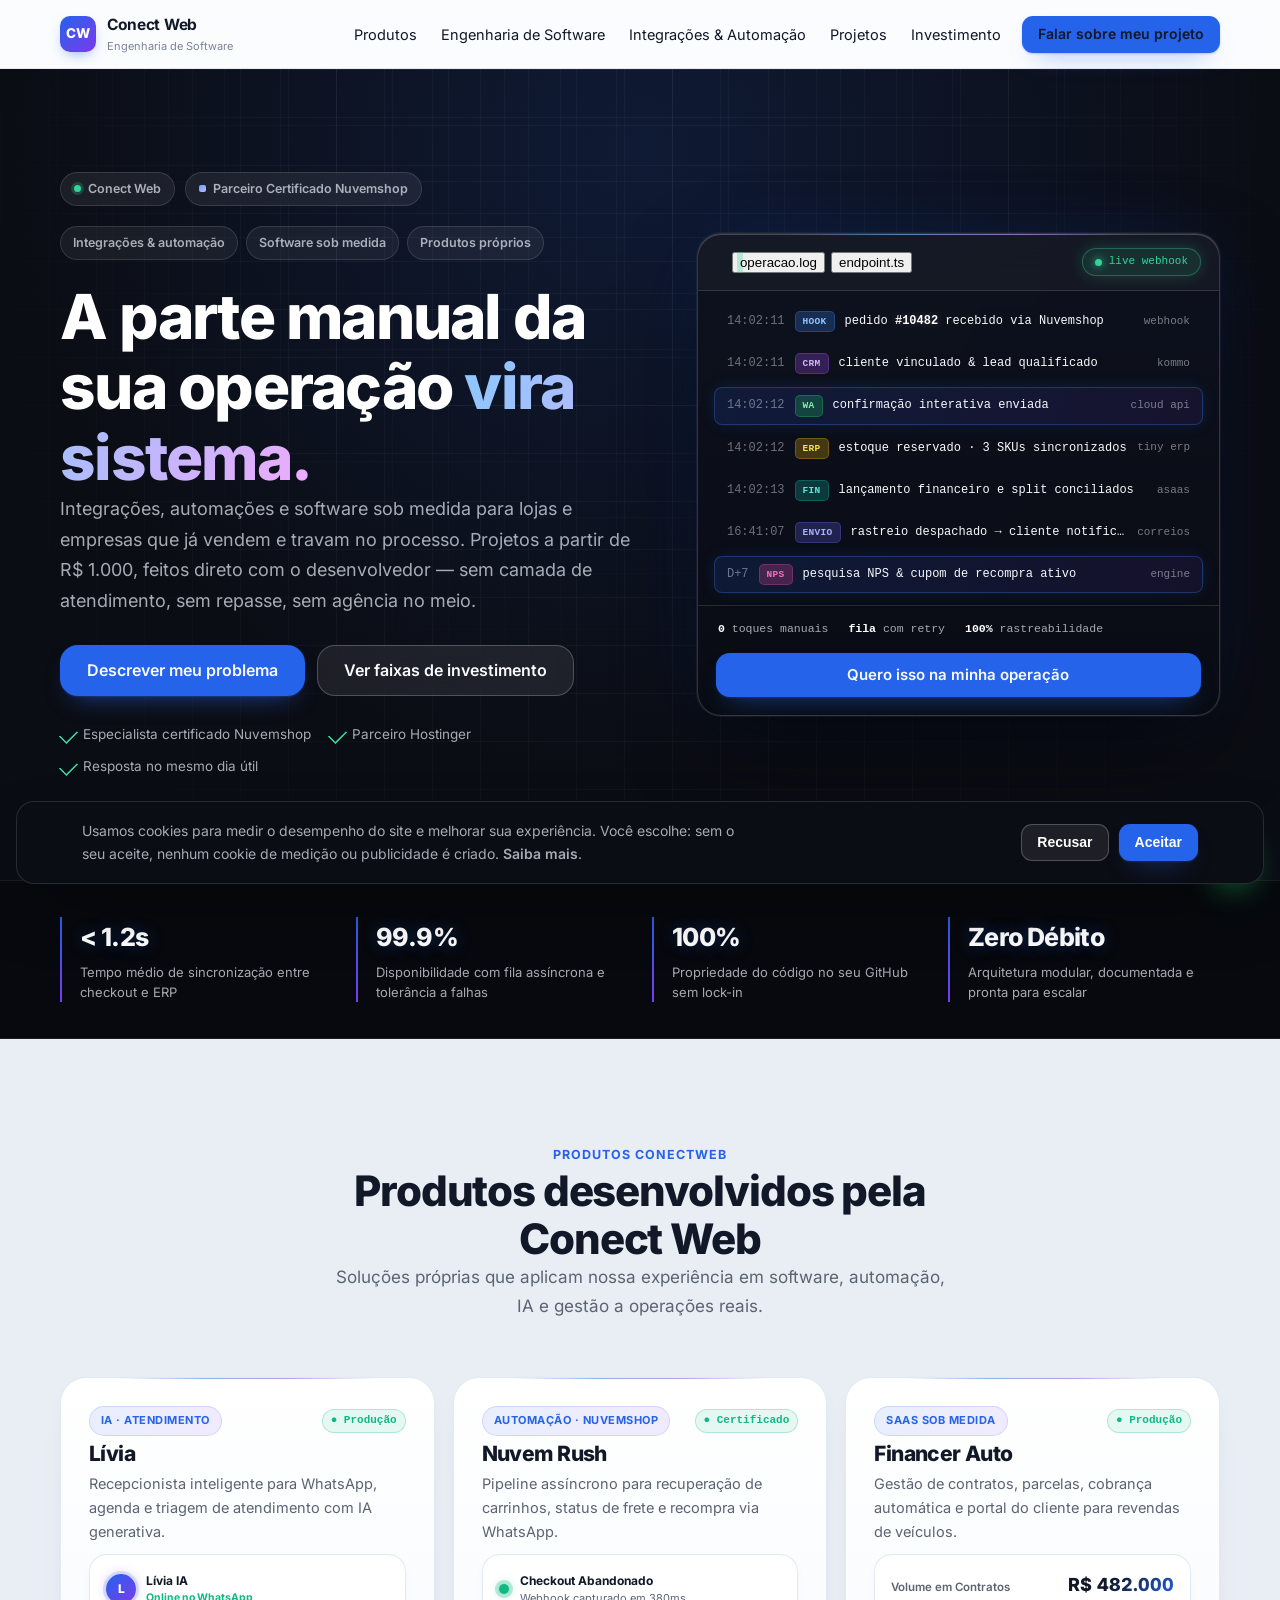
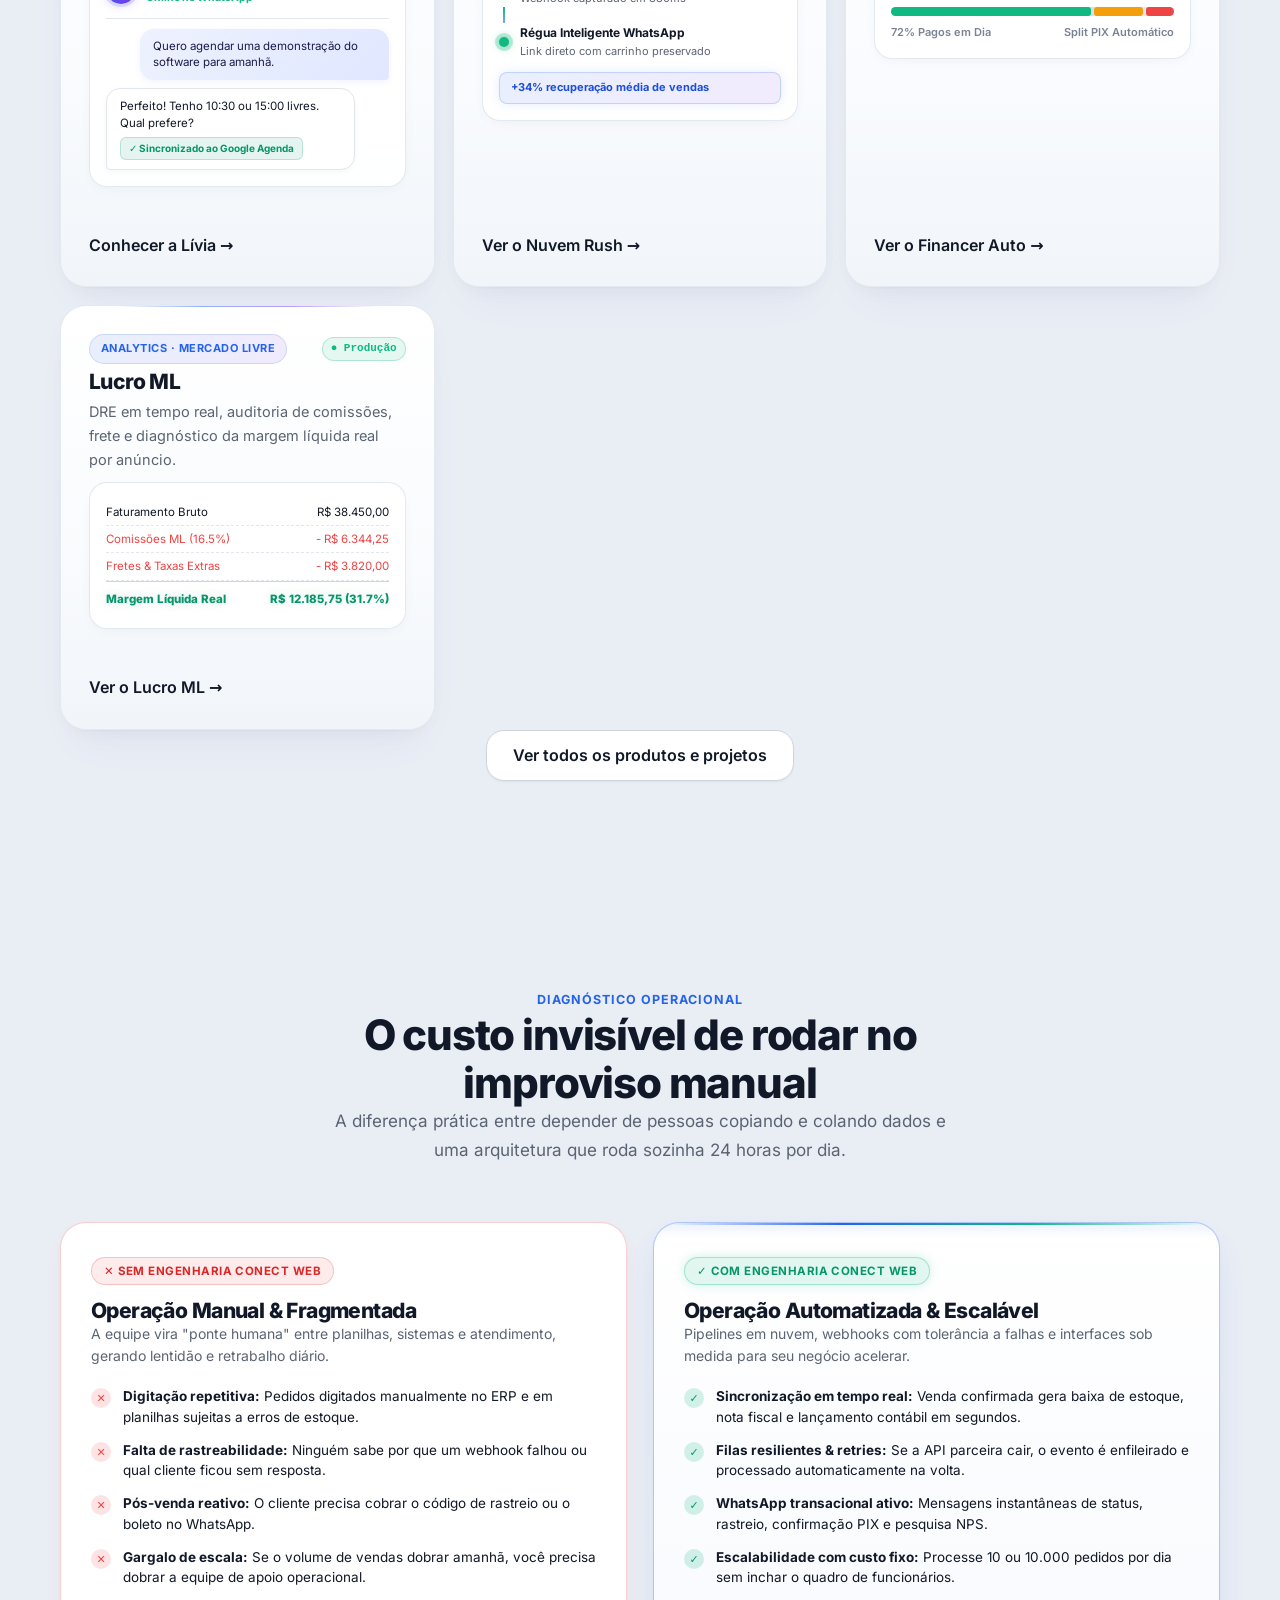
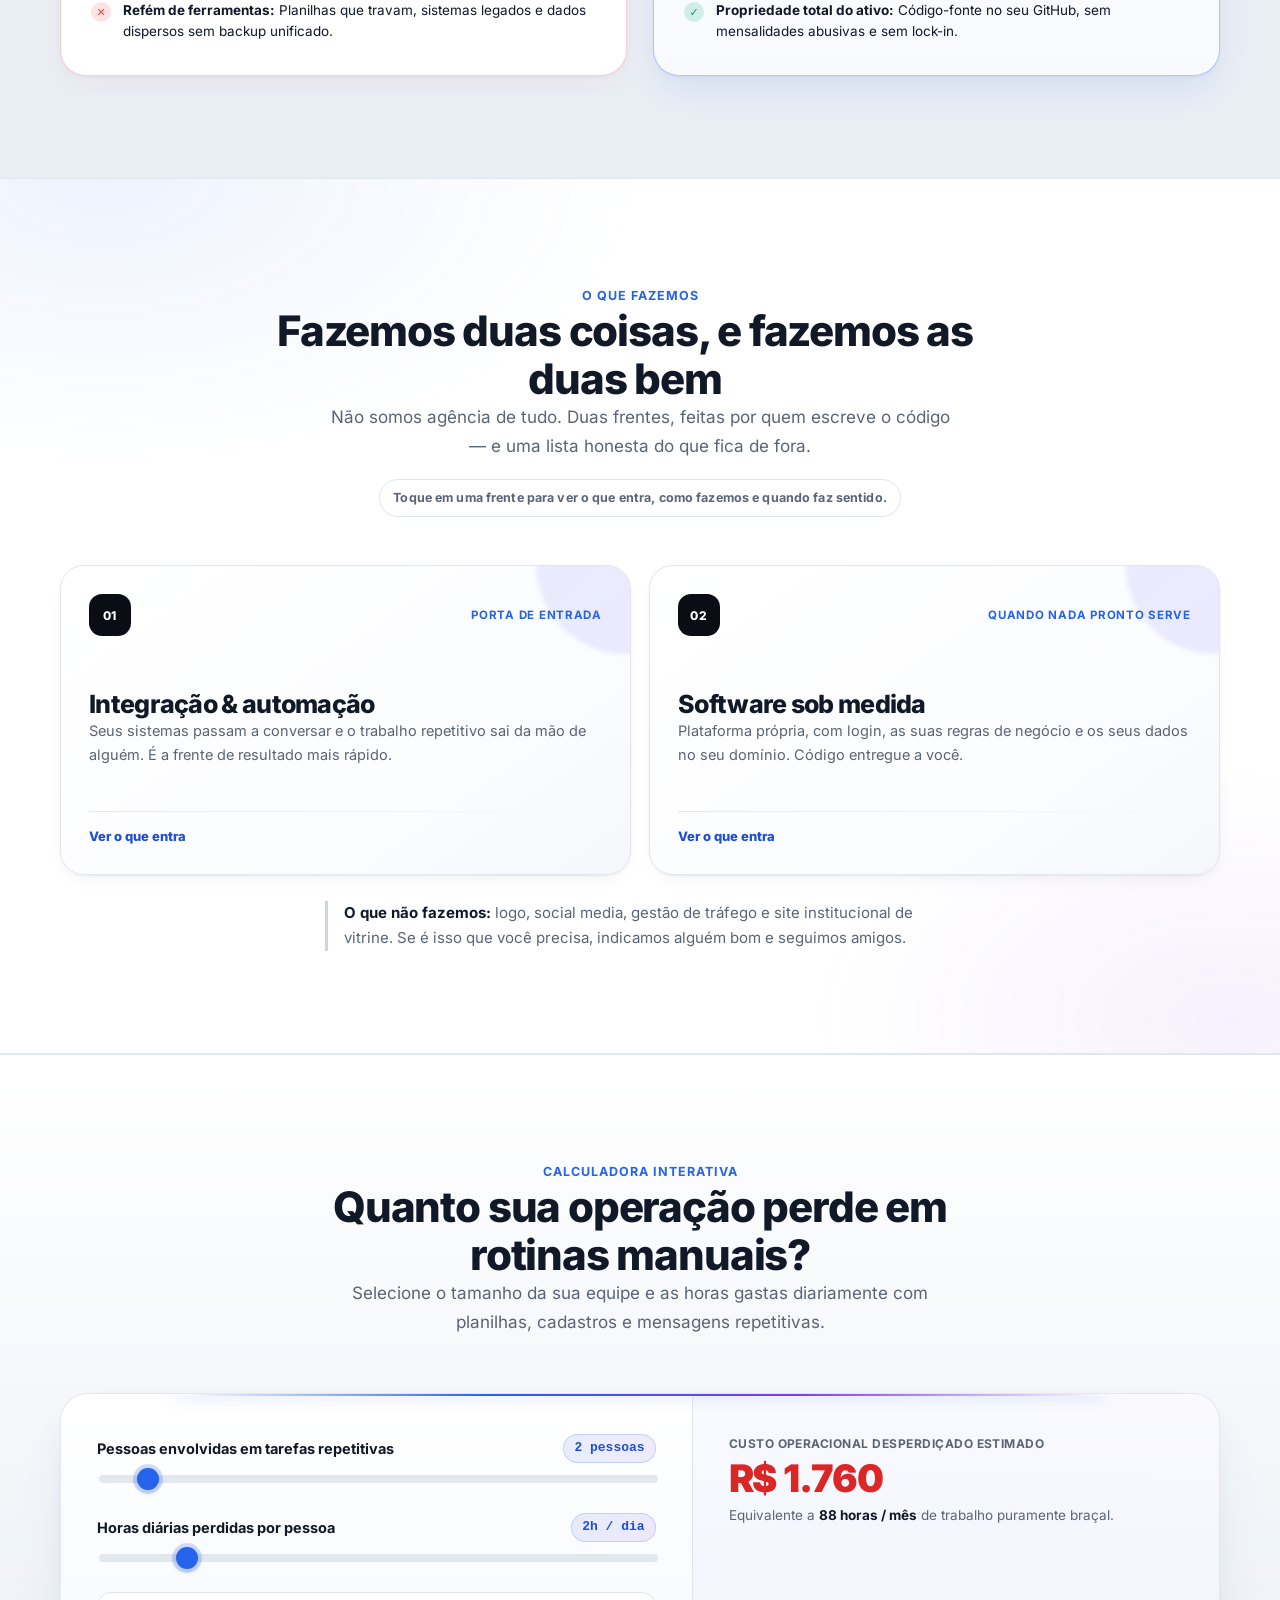
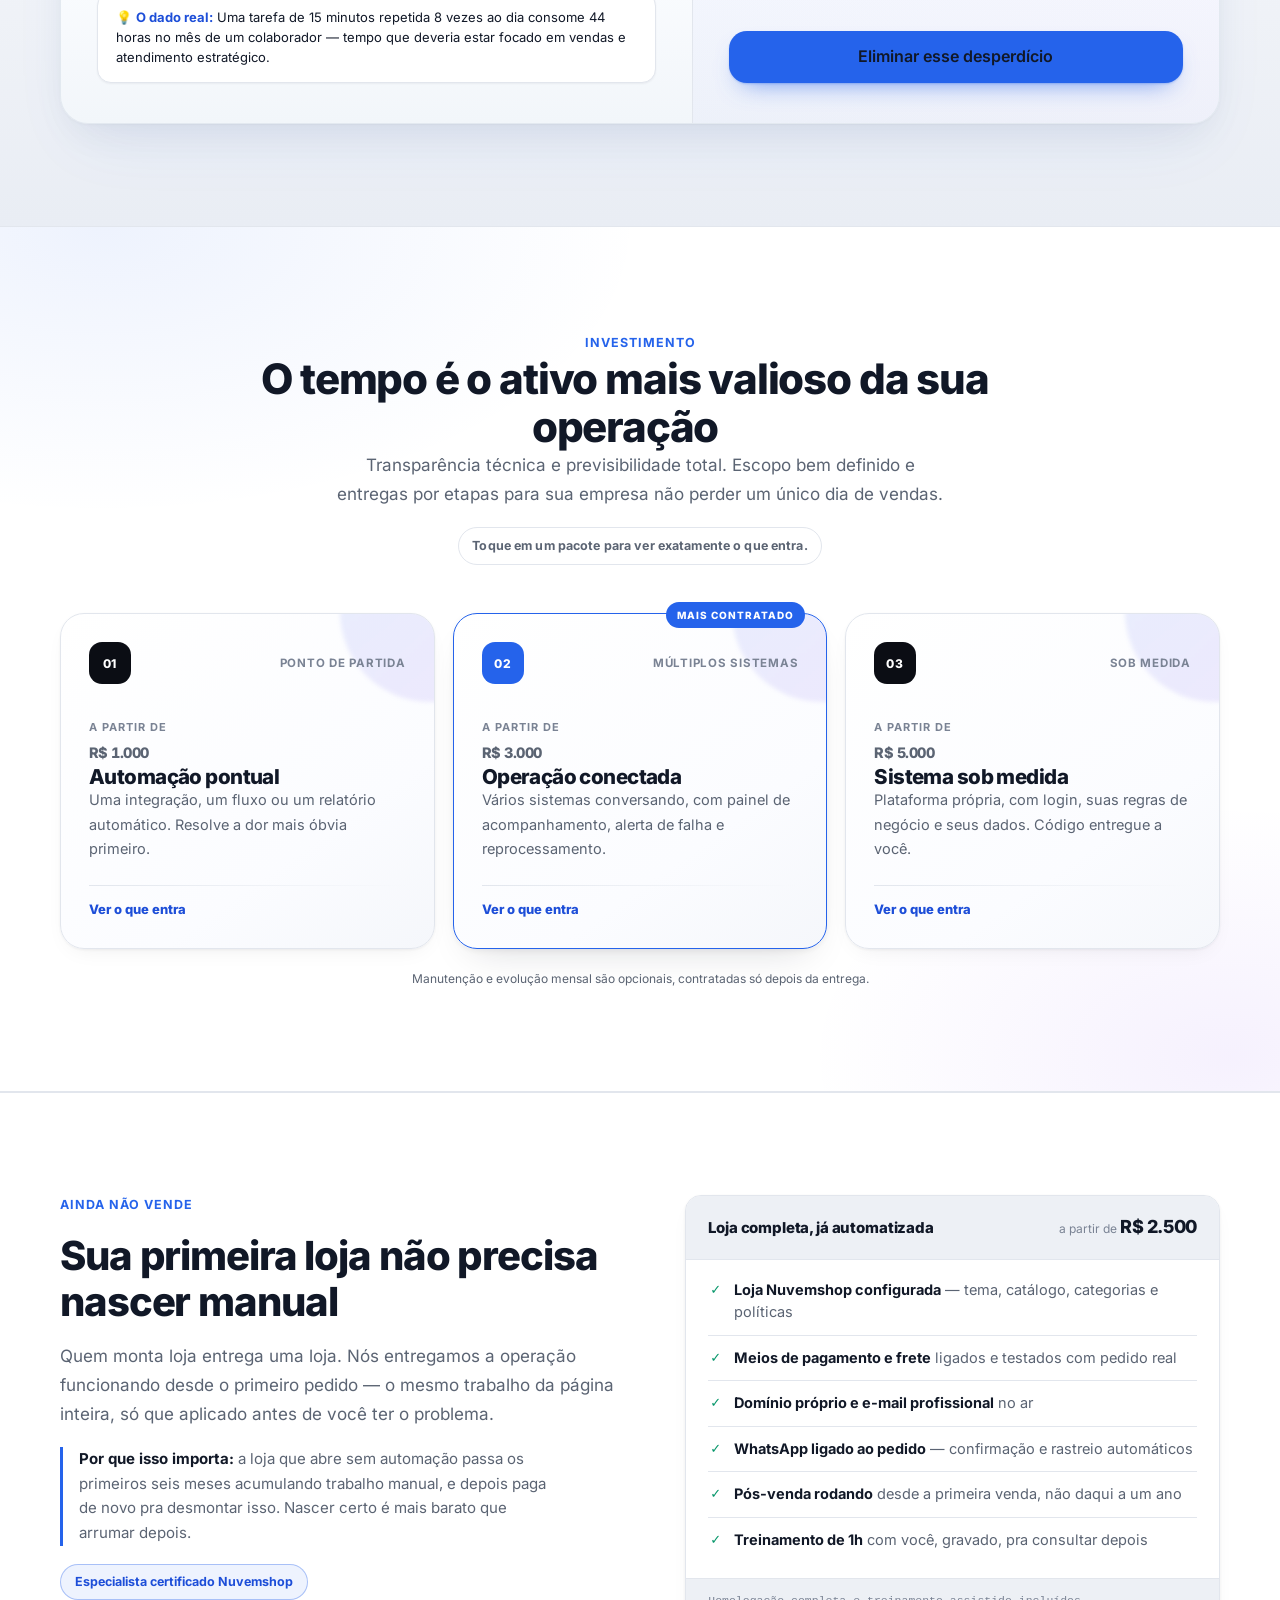
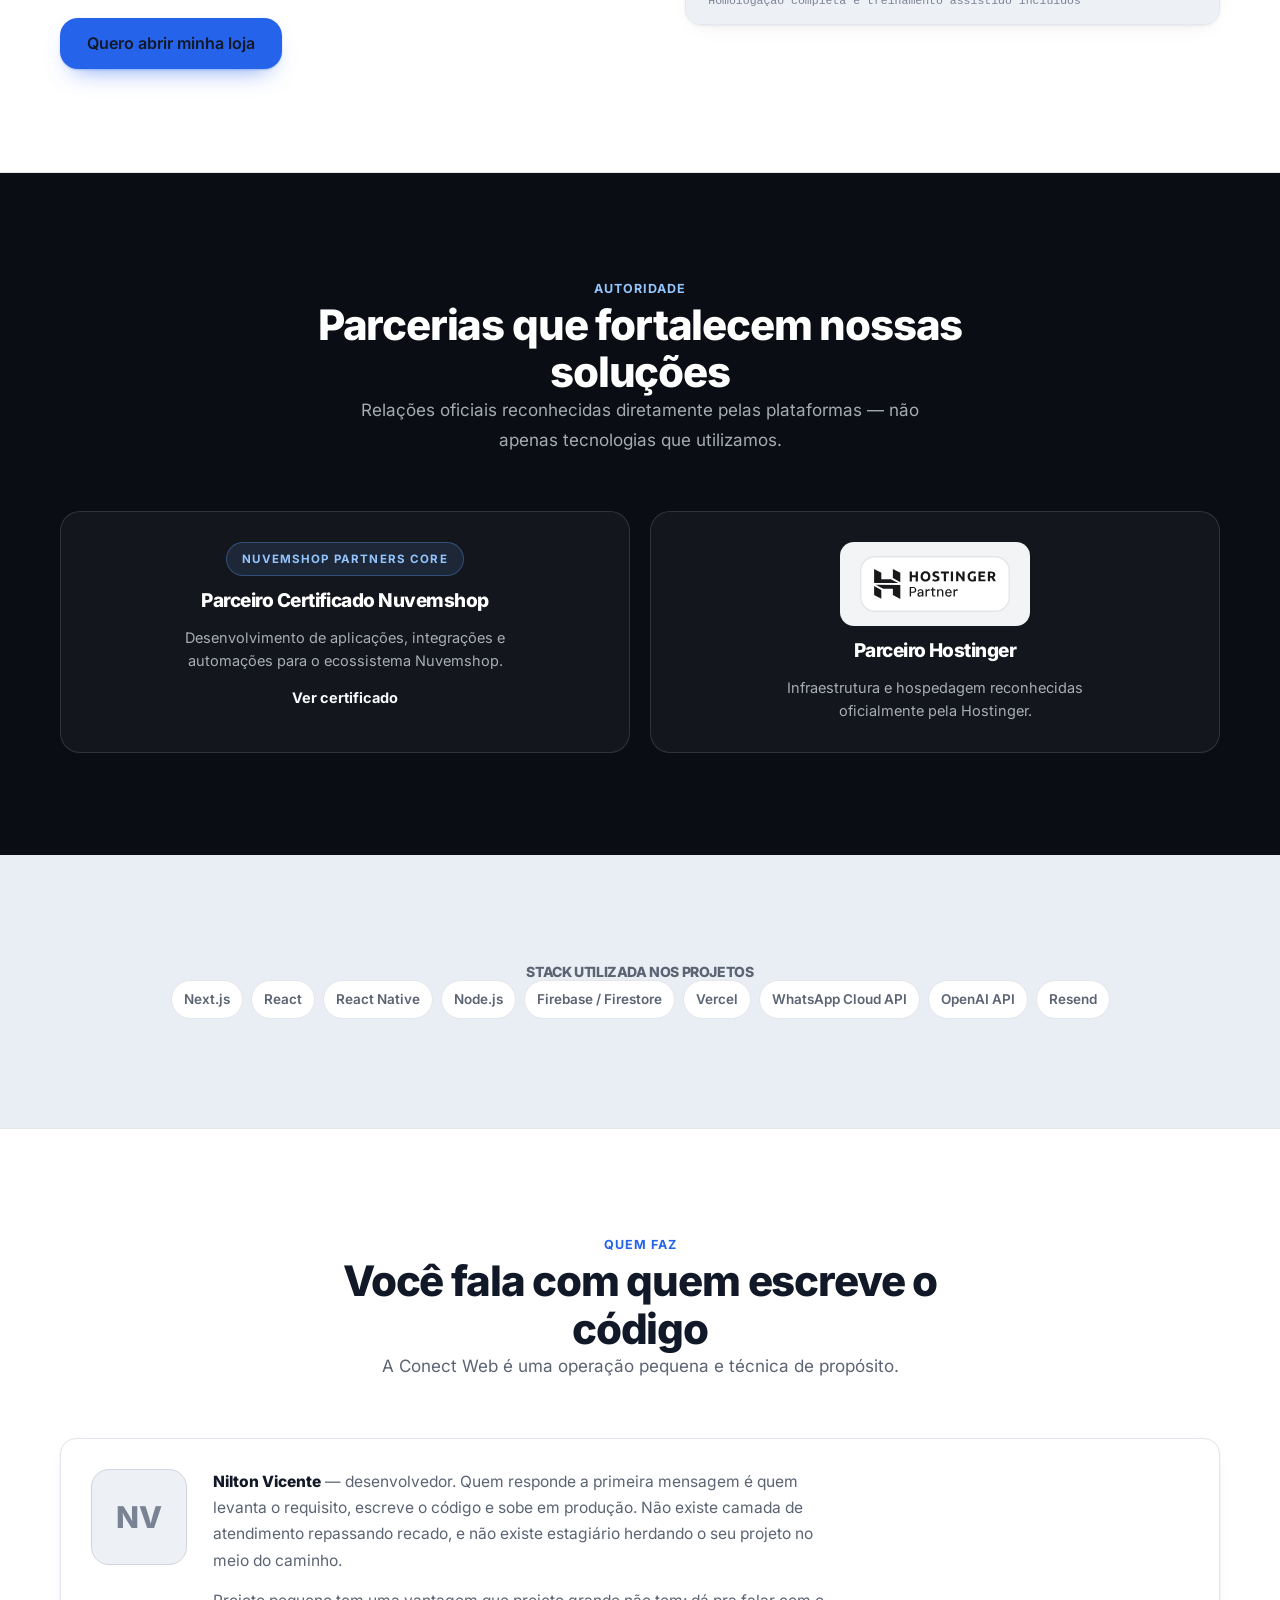
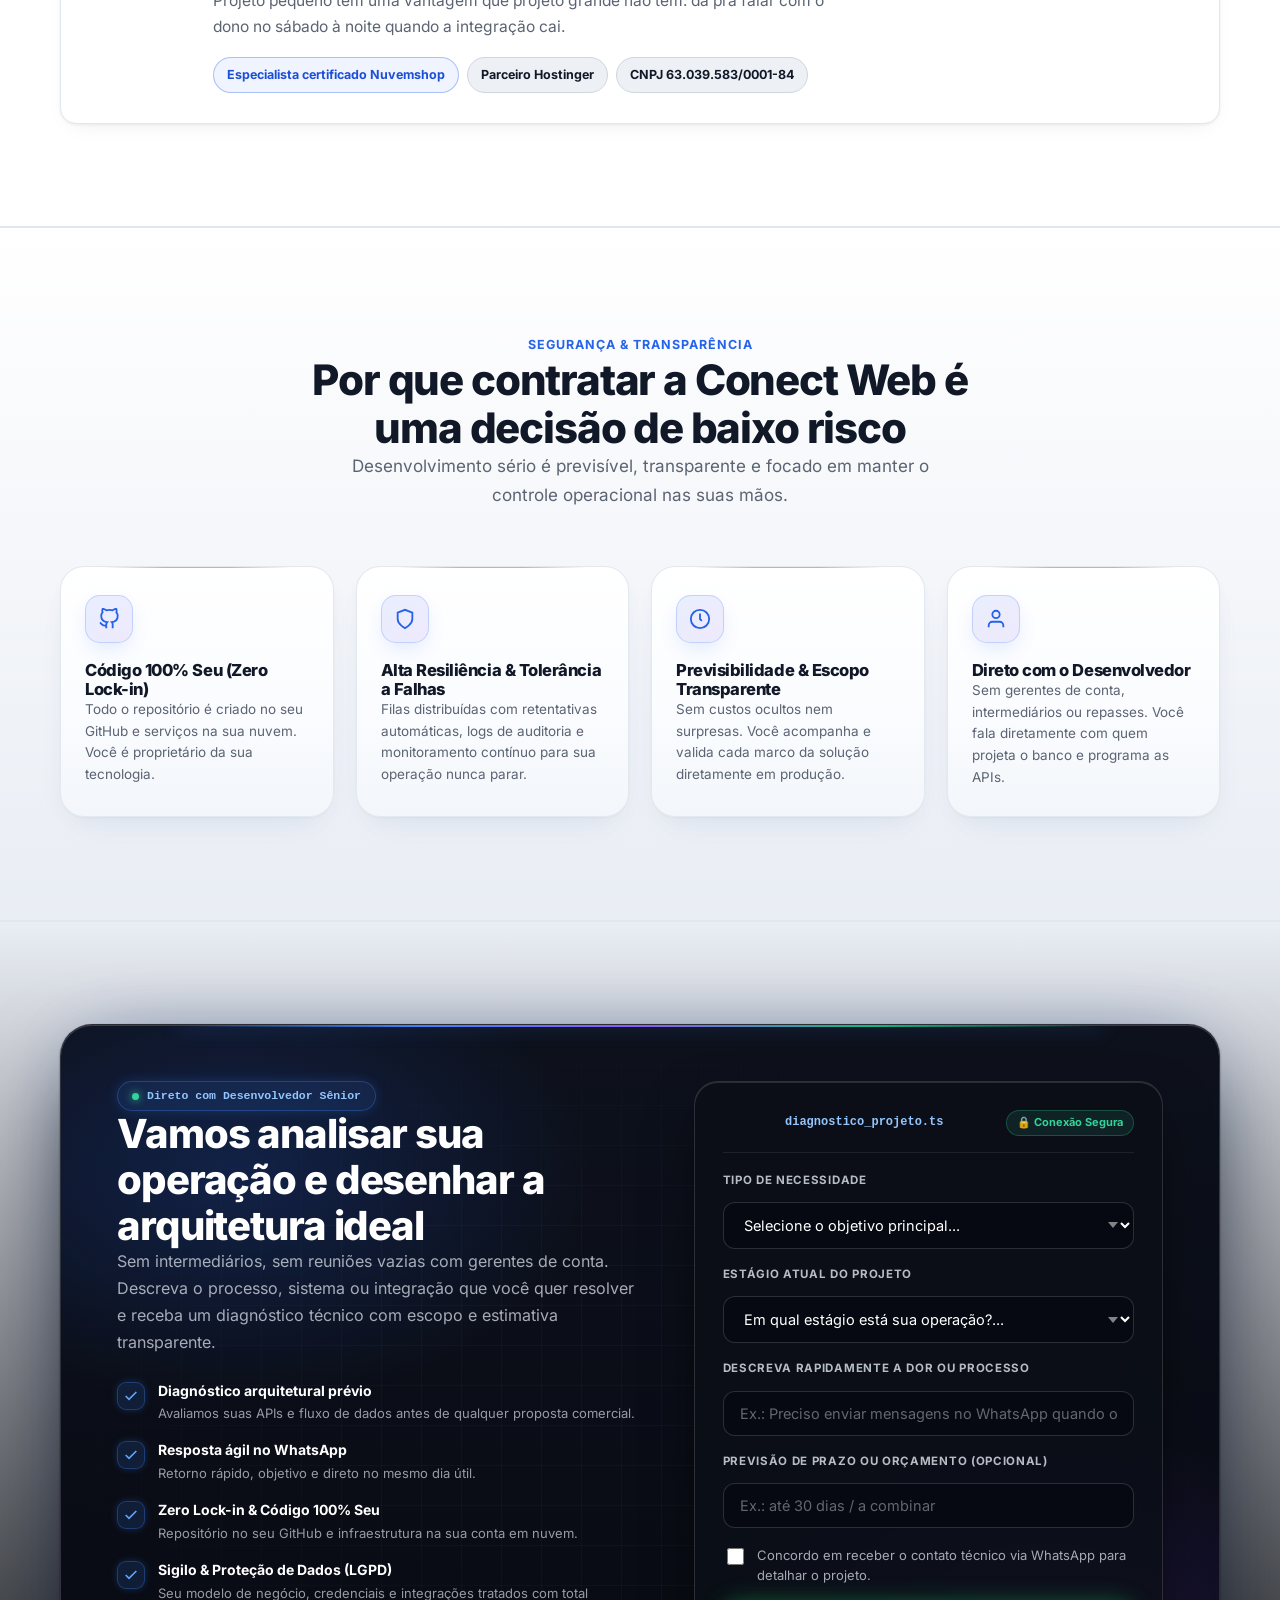
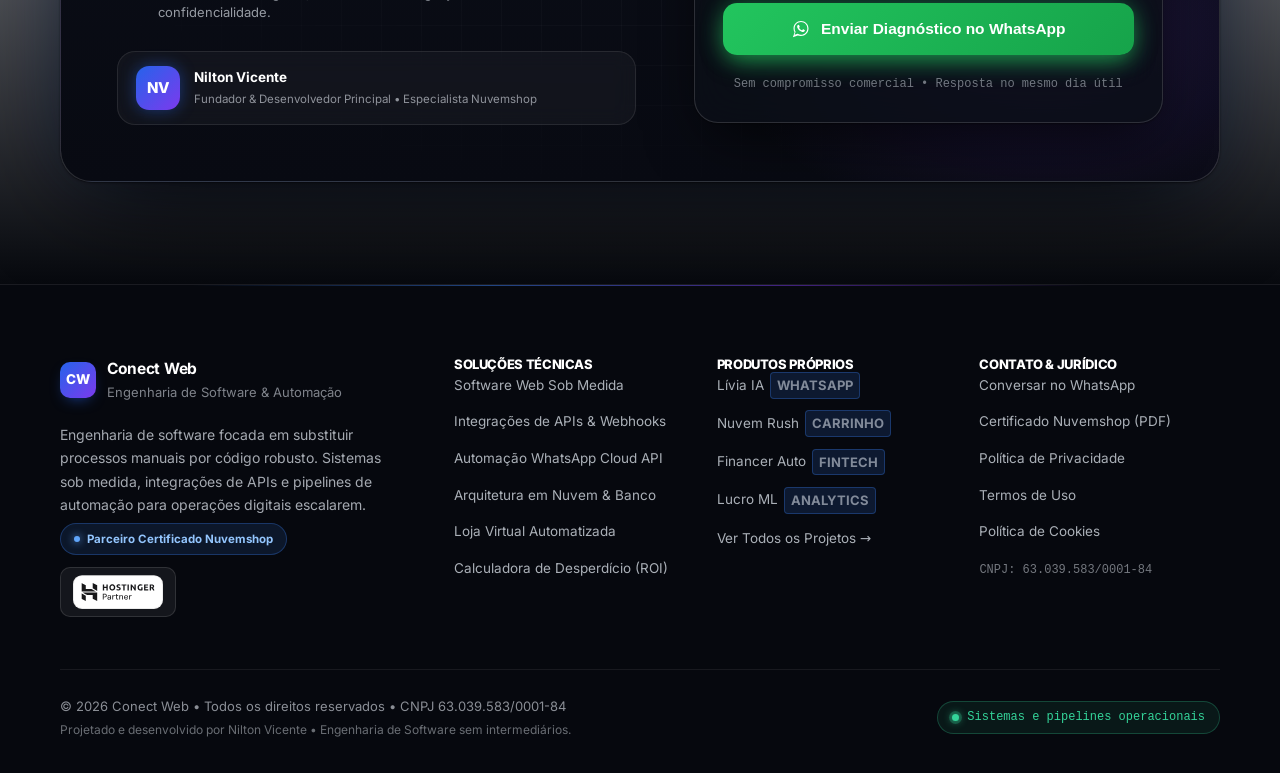
<file: index.html>
<!DOCTYPE html><html lang="pt-BR" class="no-js"><head><meta charset="utf-8"><meta name="viewport" content="width=device-width,initial-scale=1"><script>document.documentElement.classList.remove('no-js');document.documentElement.classList.add('js')</script><title>Conect Web | Automação, integração e software sob medida</title><meta name="description" content="Tiramos o trabalho manual da sua operação: integrações, automações e sistemas sob medida. Projetos a partir de R$ 1.000, direto com quem desenvolve. Especialista certificado Nuvemshop."><link rel="canonical" href="https://conectweb.online/"><meta property="og:type" content="website"><meta property="og:locale" content="pt_BR"><meta property="og:site_name" content="Conect Web"><meta property="og:title" content="Conect Web | Automação, integração e software sob medida"><meta property="og:description" content="Tiramos o trabalho manual da sua operação: integrações, automações e sistemas sob medida. Projetos a partir de R$ 1.000, direto com quem desenvolve."><meta property="og:url" content="https://conectweb.online/"><meta property="og:image" content="https://conectweb.online/og.png"><link rel="icon" href="/favicon.png"><link rel="apple-touch-icon" href="/apple-touch-icon.png">
<!-- CSS_INLINE_START -->
  <style>
/* =============================================================
   Conect Web — styles.css (v3)
   Redesign premium: base clara + hero/CTA escuros.
   Mapeado sobre as MESMAS classes do HTML atual (nada de markup
   foi removido) — referencia de qualidade: Linear / Vercel / Stripe.
   ============================================================= */

:root{
  /* Superficies claras — base cinza com cards brancos por cima,
     o que cria profundidade em vez de um branco chapado. */
  --bg:#E9EDF4;        /* fundo da pagina (cinza fechado) */
  --bg-subtle:#FFFFFF; /* secoes alternadas (brancas) */
  --bg-muted:#EDF0F5;  /* chips e caixas internas */
  --line:#E2E6ED;
  --line2:#CFD5DF;

  /* Superficies escuras (hero, CTA) */
  --dark:#0B0D14;
  --dark-line:rgba(255,255,255,.12);
  --dark-text:#F8FAFC;
  --dark-muted:rgba(226,232,240,.72);

  /* Texto */
  --text:#111827;
  --muted:#5B6473;
  --muted2:#7A8394;

  /* Marca */
  --brand:#2563EB;
  --brand-ink:#1D4ED8;
  --brand2:#7C3AED;
  --ok:#059669;
  --grad:linear-gradient(135deg, var(--brand), var(--brand2));
  --grad-soft:linear-gradient(140deg, rgba(37,99,235,.10), rgba(124,58,237,.10));

  /* Elevacao */
  --shadow-xs:0 1px 2px rgba(17,24,39,.05);
  --shadow-sm:0 1px 3px rgba(17,24,39,.06), 0 8px 24px -12px rgba(17,24,39,.10);
  --shadow:0 2px 6px rgba(17,24,39,.06), 0 18px 40px -20px rgba(17,24,39,.18);
  --shadow-lg:0 30px 70px -30px rgba(17,24,39,.35);

  --max:1160px;
  --radius:16px;
  --ring:0 0 0 3px rgba(37,99,235,.35);
}

/* Inter auto-hospedada (subset latino) — sem dependencia de terceiros. */
@font-face{ font-family:"Inter"; font-style:normal; font-weight:400; font-display:swap; src:url("/fonts/inter-400.woff2") format("woff2"); }
@font-face{ font-family:"Inter"; font-style:normal; font-weight:600; font-display:swap; src:url("/fonts/inter-600.woff2") format("woff2"); }
@font-face{ font-family:"Inter"; font-style:normal; font-weight:700; font-display:swap; src:url("/fonts/inter-700.woff2") format("woff2"); }
@font-face{ font-family:"Inter"; font-style:normal; font-weight:800; font-display:swap; src:url("/fonts/inter-800.woff2") format("woff2"); }
@font-face{ font-family:"Inter"; font-style:normal; font-weight:900; font-display:swap; src:url("/fonts/inter-900.woff2") format("woff2"); }

/* Fallback com metricas do Inter — elimina o salto de layout (CLS). */
@font-face{
  font-family:"Inter Fallback"; src:local("Arial");
  ascent-override:90.20%; descent-override:22.48%;
  line-gap-override:0.00%; size-adjust:107.40%;
}

*{ box-sizing:border-box; }
html{ scroll-behavior:smooth; -webkit-text-size-adjust:100%; }
/* Rede de seguranca: nada rola horizontalmente no mobile */
html, body{ max-width:100%; overflow-x:hidden; }
img, svg, table{ max-width:100%; }

body{
  margin:0;
  font-family:Inter,"Inter Fallback",system-ui,-apple-system,"Segoe UI",Roboto,Arial,sans-serif;
  background-color:var(--bg);
  color:var(--text);
  line-height:1.6;
  -webkit-font-smoothing:antialiased;
  text-rendering:optimizeLegibility;
}

/* :not(#produtos *) evita que este reset generico vaze para dentro da
   vitrine importada do Lovable (que fica isolada via @scope no seu
   proprio CSS, mas continua alcancavel pelos seletores genericos daqui). */
a:not(#produtos *){ color:inherit; text-decoration:none; }
img{ max-width:100%; display:block; }
::selection{ background:rgba(37,99,235,.16); }
.container{ width:min(var(--max),92%); margin:0 auto; }
section[id], main[id]{ scroll-margin-top:80px; }

:focus{ outline:none; }
:focus-visible{ box-shadow:var(--ring); border-radius:8px; outline:2px solid transparent; }

/* Animacao de entrada 100% CSS: roda no load e SEMPRE termina visivel. */
@keyframes revealUp{ from{ opacity:0; transform:translateY(14px); } to{ opacity:1; transform:none; } }
.reveal{ animation:revealUp .55s cubic-bezier(.22,.61,.36,1) both; }

@media (prefers-reduced-motion: reduce){
  *{ animation:none !important; transition:none !important; scroll-behavior:auto !important; }
}

/* =============================================================
   Tipografia e secoes
   ============================================================= */
:is(h1,h2,h3,h4):not(#produtos *){ margin:0; letter-spacing:-.028em; line-height:1.14; font-weight:800; }
h1{ font-size:clamp(36px,5.2vw,62px); font-weight:900; letter-spacing:-.035em; line-height:1.08; }
h2{ font-size:clamp(27px,3.4vw,42px); }
h3{ font-size:clamp(18px,1.6vw,21px); letter-spacing:-.02em; }

.section{ padding:clamp(60px,7.5vw,108px) 0; }
.section--alt{ background:var(--bg-subtle); border-block:1px solid var(--line); }
.section__head{ max-width:660px; margin:0 auto clamp(34px,4.6vw,56px); text-align:center; }
.section__head h2{ margin:12px 0 14px; }
.section__head p{ margin:0; font-size:17px; color:var(--muted); }

.eyebrow{
  display:inline-block; font-size:12.5px; font-weight:700;
  letter-spacing:.08em; text-transform:uppercase; color:var(--brand);
}
.lead{ font-size:clamp(16px,1.4vw,18.5px); color:var(--muted); }
.lead b{ color:var(--text); font-weight:600; }
.link{ color:var(--brand); font-weight:600; }
.link:hover{ text-decoration:underline; }

/* =============================================================
   Botoes
   ============================================================= */
.btn{
  --btn-bg:transparent; --btn-fg:var(--text); --btn-bd:transparent;
  display:inline-flex; align-items:center; justify-content:center; gap:9px;
  padding:12px 20px; border-radius:14px;
  font-size:15px; font-weight:600; line-height:1.2; white-space:nowrap;
  background:var(--btn-bg); color:var(--btn-fg); border:1px solid var(--btn-bd);
  cursor:pointer;
  transition:transform .16s ease, box-shadow .2s ease, background .2s ease, border-color .2s ease;
}
.btn:hover{ transform:translateY(-1px); }
.btn:active{ transform:translateY(0); }
.btn--sm{ padding:9px 15px; font-size:14px; border-radius:11px; }
.btn--lg{ padding:15px 26px; font-size:16px; border-radius:18px; }
.btn--block{ width:100%; }
.btn--primary{ --btn-bg:var(--brand); --btn-fg:#fff; box-shadow:0 1px 2px rgba(37,99,235,.28), 0 12px 26px -14px rgba(37,99,235,.75); }
.btn--primary:hover{ --btn-bg:var(--brand-ink); }
.btn--ghost{ --btn-bg:#fff; --btn-fg:var(--text); --btn-bd:var(--line2); box-shadow:var(--shadow-xs); }
.btn--ghost:hover{ --btn-bd:#C9CDD4; }
.btn--wa{
  --btn-bg:#25D366;
  --btn-fg:#031409;
  font-weight:700;
  box-shadow:0 12px 26px -12px rgba(37,211,102,.85), 0 2px 6px rgba(37,211,102,.3);
}
.btn--wa:hover{
  --btn-bg:#22bf5b;
  transform:translateY(-2px);
  box-shadow:0 16px 32px -10px rgba(37,211,102,.95), 0 4px 10px rgba(37,211,102,.4);
}
.btn--wa svg{
  flex-shrink:0;
  width:20px;
  height:20px;
  fill:currentColor;
}

/* Botoes sobre fundo escuro (hero e CTA) */
.hero .btn--ghost, .cta .btn--ghost{
  --btn-bg:rgba(255,255,255,.08); --btn-fg:#fff; --btn-bd:rgba(255,255,255,.22);
  backdrop-filter:blur(8px); box-shadow:none;
}
.hero .btn--ghost:hover, .cta .btn--ghost:hover{ --btn-bg:rgba(255,255,255,.14); --btn-bd:rgba(255,255,255,.34); }

/* =============================================================
   Topbar
   ============================================================= */
.topbar{
  position:sticky; top:0; z-index:60;
  background:rgba(255,255,255,.82);
  backdrop-filter:saturate(180%) blur(14px);
  border-bottom:1px solid var(--line);
}
.topbar__inner{ display:flex; align-items:center; justify-content:space-between; gap:16px; padding:13px 0; }
.brand{ display:inline-flex; align-items:center; gap:11px; flex-shrink:0; }
/* Impede a marca de quebrar em varias linhas quando o menu esta cheio */
.brand__text strong, .brand__text small{ white-space:nowrap; }
.brand__logo{
  width:36px; height:36px; border-radius:10px; display:grid; place-items:center;
  background:var(--grad); color:#fff; font-weight:800; font-size:13.5px; letter-spacing:-.02em;
  box-shadow:0 6px 16px -8px rgba(37,99,235,.9);
}
.brand__text strong{ display:block; font-weight:700; font-size:15.5px; letter-spacing:-.02em; }
.brand__text small{ display:block; font-size:11px; font-weight:500; color:var(--muted2); }

.nav{ display:flex; align-items:center; gap:2px; }
.nav a:not(.btn){
  padding:8px 11px; border-radius:9px; white-space:nowrap;
  font-size:14.5px; font-weight:500; color:var(--muted);
  transition:color .16s ease, background .16s ease;
}
.nav a:not(.btn):hover{ color:var(--text); background:var(--bg-muted); }
.nav .btn{ margin-left:8px; }

.nav__livia{
  display:inline-flex !important; align-items:center; gap:7px;
  margin-left:6px; padding:7px 13px 7px 11px !important;
  background:var(--grad-soft); border:1px solid rgba(37,99,235,.20);
  color:var(--brand-ink) !important; font-weight:700 !important;
}
.nav__livia:hover{ background:var(--grad-soft); border-color:rgba(37,99,235,.36); color:var(--brand-ink) !important; }
.nav__livia-dot{ width:6px; height:6px; border-radius:50%; background:var(--grad); flex-shrink:0; }
.mobile .nav__livia{ background:var(--grad-soft); border:1px solid rgba(37,99,235,.20); color:var(--brand-ink); font-weight:700; margin-bottom:4px; }

.menu{
  display:none; place-items:center; width:40px; height:40px;
  background:#fff; border:1px solid var(--line2); border-radius:10px; cursor:pointer;
}
.menu span{ display:block; width:16px; height:1.5px; background:var(--text); margin:3px 0; border-radius:2px; }

.mobile{ border-top:1px solid var(--line); background:#fff; }
.mobile__inner{ display:flex; flex-direction:column; gap:2px; padding:12px 0 18px; }
.mobile a:not(.btn){ padding:12px 10px; border-radius:10px; font-weight:600; color:var(--muted); }
.mobile a:not(.btn):hover{ background:var(--bg-muted); color:var(--text); }
.mobile .btn{ margin-top:10px; }

/* =============================================================
   Hero (escuro, com glow e grade sutil)
   ============================================================= */
.hero{
  position:relative; overflow:hidden;
  background:var(--dark); color:var(--dark-text);
  padding:clamp(64px,8vw,110px) 0 clamp(70px,8vw,104px);
}
.hero::before{
  content:""; position:absolute; inset:-40% -10% auto; height:120%;
  background:
    radial-gradient(680px 380px at 20% 8%, rgba(37,99,235,.30), transparent 62%),
    radial-gradient(560px 340px at 84% 14%, rgba(124,58,237,.24), transparent 60%);
  pointer-events:none;
}
.hero::after{
  content:""; position:absolute; inset:0;
  background-image:linear-gradient(rgba(255,255,255,.035) 1px, transparent 1px),
                   linear-gradient(90deg, rgba(255,255,255,.035) 1px, transparent 1px);
  background-size:56px 56px;
  mask-image:radial-gradient(circle at 50% 0%, #000 22%, transparent 72%);
  pointer-events:none;
}
.hero > .container{ position:relative; z-index:1; }
.hero__grid{ display:grid; grid-template-columns:1.05fr .95fr; gap:clamp(32px,4.6vw,60px); align-items:start; }
.hero h1{ color:#fff; margin:0 0 18px; }
.hero h1 .u{
  background:linear-gradient(120deg,#93C5FD 10%,#C4B5FD 58%,#F0ABFC 100%);
  -webkit-background-clip:text; background-clip:text; -webkit-text-fill-color:transparent;
}
.hero .lead{ color:var(--dark-muted); max-width:540px; margin:0 0 28px; }
.hero .lead b{ color:#fff; }
.hero__cta{ display:flex; gap:12px; flex-wrap:wrap; margin-bottom:28px; }

/* Badge da Livia no hero — mesmo tamanho dos demais badges da badge-row */
.livia-badge{
  display:inline-flex; align-items:center; gap:7px;
  padding:6px 13px; border-radius:999px; font-size:12.5px; font-weight:600;
  background:linear-gradient(90deg, rgba(37,99,235,.20), rgba(124,58,237,.20));
  border:1px solid rgba(124,58,237,.4); color:#fff; text-decoration:none;
  transition:border-color .2s ease, transform .2s ease;
}
.livia-badge:hover{ border-color:rgba(124,58,237,.65); transform:translateY(-1px); }
.livia-badge__dot{ width:7px; height:7px; border-radius:50%; background:var(--grad); flex-shrink:0; }

/* Badges do hero */
.badge-row{ display:flex; align-items:center; gap:10px; flex-wrap:wrap; margin-bottom:20px; }
.live-badge, .partner-badge{
  display:inline-flex; align-items:center; gap:7px;
  padding:6px 13px; border-radius:999px; font-size:12.5px; font-weight:600;
  background:rgba(255,255,255,.07); border:1px solid var(--dark-line); color:var(--dark-muted);
  backdrop-filter:blur(6px);
}
.live-badge .dot{ width:7px; height:7px; border-radius:50%; background:#34D399; box-shadow:0 0 0 3px rgba(52,211,153,.22); }
.partner-badge::before{
  content:""; width:7px; height:7px; border-radius:2px;
  background:linear-gradient(135deg,#60A5FA,#C4B5FD);
}

.chips{ display:flex; gap:8px; flex-wrap:wrap; margin-bottom:22px; }
.chip{
  font-size:12.5px; font-weight:600; color:var(--dark-muted);
  padding:6px 12px; border-radius:999px;
  background:rgba(255,255,255,.06); border:1px solid var(--dark-line);
}

.stats{ display:grid; grid-template-columns:repeat(3,1fr); gap:12px; margin-bottom:20px; }
.stat{ padding:14px 16px; border-radius:14px; background:rgba(255,255,255,.05); border:1px solid var(--dark-line); }
.stat strong{ display:block; font-size:14.5px; font-weight:700; color:#fff; }
.stat span{ display:block; font-size:12.5px; color:var(--dark-muted); margin-top:3px; }

.trustline{ display:flex; gap:18px; flex-wrap:wrap; font-size:13.5px; font-weight:500; color:var(--dark-muted); }
.trustline span{ position:relative; padding-left:23px; }
.trustline span::before{
  content:""; position:absolute; left:0; top:5px; width:15px; height:9px;
  border-left:2px solid #34D399; border-bottom:2px solid #34D399;
  transform:rotate(-45deg); border-radius:1px;
}

/* Painel do hero */
.hero__right{ position:relative; }
.panel{
  border-radius:24px; padding:24px;
  background:linear-gradient(180deg, rgba(255,255,255,.09), rgba(255,255,255,.03));
  border:1px solid var(--dark-line);
  box-shadow:0 40px 90px -40px rgba(0,0,0,.9);
  backdrop-filter:blur(6px);
}
.panel__head strong{ display:block; font-size:15.5px; font-weight:700; color:#fff; }
.panel__head span{ display:block; font-size:13px; color:var(--dark-muted); margin-top:3px; }
.steps{ margin:20px 0; display:flex; flex-direction:column; }
.step{ display:flex; gap:14px; padding:13px 0; border-bottom:1px solid rgba(255,255,255,.07); }
.step:last-child{ border-bottom:none; }
.step__dot{
  width:9px; height:9px; border-radius:50%; margin-top:7px; flex-shrink:0;
  background:linear-gradient(135deg,#60A5FA,#C4B5FD); box-shadow:0 0 0 4px rgba(96,165,250,.14);
}
.step strong{ font-size:14.5px; font-weight:600; color:#fff; }
.step p{ margin:3px 0 0; font-size:13px; color:var(--dark-muted); line-height:1.55; }

/* =============================================================
   Produtos ConectWeb (home) — Livia em destaque + produtos SaaS
   ============================================================= */
.prodhub{ display:flex; flex-direction:column; gap:22px; }

.prodcard{
  background:#fff; border:1px solid var(--line); border-radius:22px;
  padding:26px; box-shadow:var(--shadow-sm);
  display:flex; flex-direction:column; gap:14px;
  transition:box-shadow .25s ease, transform .25s ease, border-color .25s ease;
}
.prodcard:hover{ box-shadow:var(--shadow); transform:translateY(-2px); border-color:var(--line2); }
.prodcard__top{ display:flex; flex-direction:column; gap:6px; }
.prodcard__tag{
  align-self:flex-start; font-size:11px; font-weight:700; letter-spacing:.04em; text-transform:uppercase;
  padding:5px 11px; border-radius:999px; color:var(--brand); background:var(--grad-soft); border:1px solid rgba(37,99,235,.16);
}
.prodcard h3{ margin:2px 0 0; font-size:21px; }
.prodcard__tagline{ margin:0; font-size:14.5px; color:var(--muted); line-height:1.55; }
.prodcard .link{ margin-top:auto; }

.prodcard--flagship{
  background:var(--dark); border:none; padding:34px;
  border-radius:26px; box-shadow:0 30px 70px -35px rgba(37,99,235,.55);
  position:relative; overflow:hidden;
}
.prodcard--flagship::before{ content:""; position:absolute; inset:0; background:var(--grad-soft); opacity:.6; pointer-events:none; }
.prodcard--flagship > *{ position:relative; z-index:1; }
.prodcard--flagship h3{ color:#fff; font-size:27px; }
.prodcard--flagship .prodcard__tagline{ color:var(--dark-muted); font-size:16px; }
.prodcard__tag--flagship{ background:var(--grad); color:#fff; border:none; }
.prodcard__list{ list-style:none; margin:2px 0 6px; padding:0; display:grid; grid-template-columns:repeat(2,1fr); gap:9px 20px; }
.prodcard__list li{ position:relative; padding-left:22px; font-size:14px; color:var(--dark-muted); }
.prodcard__list li::before{
  content:""; position:absolute; left:0; top:6px; width:13px; height:8px;
  border-left:2px solid #93C5FD; border-bottom:2px solid #93C5FD; transform:rotate(-45deg);
}
.prodcard--flagship .btn--primary{ align-self:flex-start; }

.prodhub__grid{ display:grid; grid-template-columns:repeat(3,1fr); gap:22px; }

@media (max-width:900px){
  .prodhub__grid{ grid-template-columns:1fr; }
  .prodcard__list{ grid-template-columns:1fr; }
}

/* =============================================================
   Blocos de destaque (Sistemas / Integracao / Nuvemshop / Trafego)
   ============================================================= */
.sys, .integ, .nuvem{
  display:grid; grid-template-columns:1.05fr .95fr; gap:22px; align-items:stretch;
}
.sys__main, .integ__main, .nuvem__main{
  padding:clamp(24px,3vw,38px); border-radius:22px;
  background:#fff; border:1px solid var(--line); box-shadow:var(--shadow-sm);
}
.sys__main h3, .integ__main h3, .nuvem__main h3{ font-size:clamp(20px,2vw,25px); margin:0 0 12px; }
.sys__lead, .integ__lead, .nuvem__lead{ color:var(--muted); font-size:15.5px; margin:0 0 22px; }
.sys__lead b, .integ__lead b, .nuvem__lead b{ color:var(--text); font-weight:600; }

/* Listas com marcador de check */
.sys__list, .integ__list, .checklist{ list-style:none; padding:0; margin:0 0 24px; display:grid; gap:12px; }
.integ__list{ grid-template-columns:1fr 1fr; }
.sys__list li, .integ__list li, .checklist li{
  position:relative; padding-left:29px; font-size:14.5px; color:var(--muted); line-height:1.55;
}
.sys__list li b, .integ__list li b, .checklist li b{ color:var(--text); font-weight:600; }
.sys__list li::before, .integ__list li::before, .checklist li::before{
  content:""; position:absolute; left:0; top:2px;
  width:19px; height:19px; border-radius:6px;
  background:var(--grad-soft); border:1px solid rgba(37,99,235,.20);
}
.sys__list li::after, .integ__list li::after, .checklist li::after{
  content:""; position:absolute; left:5.5px; top:7px;
  width:8px; height:4.5px; border-left:2px solid var(--brand); border-bottom:2px solid var(--brand);
  transform:rotate(-45deg);
}
.sys__cta{ display:flex; gap:12px; flex-wrap:wrap; }

/* Coluna lateral */
.sys__side{ display:flex; flex-direction:column; gap:16px; }
.sys__case, .integ__case, .nuvem__cert{
  padding:clamp(22px,2.6vw,30px); border-radius:22px;
  background:var(--bg-muted); border:1px solid var(--line);
}
.sys__case{ flex:1; }
.sys__case strong{ display:block; font-size:19px; font-weight:800; letter-spacing:-.02em; }
.sys__case p{ color:var(--muted); font-size:14px; margin:8px 0 14px; }
.sys__note{ padding:18px; border-radius:16px; background:#fff; border:1px solid var(--line); }
.sys__note strong{ display:block; font-size:14.5px; font-weight:700; margin-bottom:4px; }
.sys__note p{ margin:0; font-size:13px; color:var(--muted); }
.integ__case h4{ font-size:16.5px; font-weight:700; margin:0 0 16px; }

/* Cartao do certificado Nuvemshop */
.nuvem__cert{
  display:flex; flex-direction:column; justify-content:center; text-align:center;
  background:var(--dark); border-color:transparent; color:var(--dark-text);
  box-shadow:var(--shadow-lg);
}
.nuvem__seal{
  display:inline-block; align-self:center; margin-bottom:18px;
  font-size:11.5px; font-weight:700; letter-spacing:.10em; text-transform:uppercase;
  color:#93C5FD; padding:7px 15px; border-radius:999px;
  background:rgba(96,165,250,.12); border:1px solid rgba(96,165,250,.32);
}
.nuvem__title{ display:block; font-size:18px; font-weight:800; color:#fff; letter-spacing:-.02em; }
.nuvem__who{ color:var(--dark-muted); font-size:14.5px; margin:10px 0 0; }
.nuvem__who b{ color:#fff; font-size:18px; font-weight:700; }
.nuvem__div{ height:1px; background:var(--dark-line); margin:20px auto; width:70%; }
.nuvem__desc{ color:rgba(226,232,240,.6); font-size:12.5px; margin:0; }
.pill--nuvem{ background:var(--grad-soft); border-color:rgba(37,99,235,.22); color:var(--brand); }

/* =============================================================
   Grid de solucoes
   ============================================================= */
.solgrid{ display:grid; grid-template-columns:repeat(3,1fr); gap:16px; }
.sol{
  padding:26px; border-radius:20px;
  background:#fff; border:1px solid var(--line);
  transition:border-color .2s ease, box-shadow .25s ease, transform .2s ease;
}
.sol:hover{ border-color:var(--line2); box-shadow:var(--shadow-sm); transform:translateY(-3px); }
.sol__ico{
  width:42px; height:42px; border-radius:12px; display:grid; place-items:center;
  margin-bottom:16px; font-size:15px; font-weight:800; letter-spacing:-.02em;
  color:var(--brand); background:var(--grad-soft); border:1px solid rgba(37,99,235,.16);
  font-variant-numeric:tabular-nums;
}
.sol h3{ font-size:16.5px; font-weight:700; margin:0 0 8px; }
.sol p{ margin:0; font-size:14px; color:var(--muted); line-height:1.6; }

/* =============================================================
   Problemas -> Solucao (diagnostico)
   ============================================================= */
.probgrid{ display:grid; grid-template-columns:repeat(2,1fr); gap:16px; }
.prob{
  position:relative; padding:26px 26px 24px; border-radius:20px;
  background:#fff; border:1px solid var(--line);
  transition:border-color .2s ease, box-shadow .25s ease, transform .2s ease;
}
.prob:hover{ border-color:var(--line2); box-shadow:var(--shadow-sm); transform:translateY(-2px); }
.prob__tag{
  display:inline-block; font-size:12px; font-weight:700; letter-spacing:.04em;
  color:var(--muted2); text-transform:uppercase; margin-bottom:10px;
}
.prob__desc{ margin:0 0 16px; font-size:14.5px; color:var(--muted); line-height:1.6; }
.prob__arrow{ font-size:15px; color:var(--brand); margin-bottom:8px; }
.prob__sol{ margin:0; font-size:15px; font-weight:700; color:var(--text); letter-spacing:-.01em; }

/* =============================================================
   Diagrama de fluxo (arquitetura simplificada)
   ============================================================= */
.flow{ display:flex; flex-wrap:wrap; align-items:center; gap:8px; margin-bottom:14px; }
.flow__node{
  font-size:12px; font-weight:700; padding:8px 12px; border-radius:999px;
  background:rgba(255,255,255,.07); border:1px solid var(--dark-line); color:#fff;
  white-space:nowrap;
}
.flow__arrow{ color:var(--dark-muted); font-size:13px; flex-shrink:0; }
.pmock .flow__node{ background:#fff; border:1px solid var(--line); color:var(--text); }
.pmock .flow__arrow{ color:var(--muted2); }

/* =============================================================
   Diferenciais
   ============================================================= */
.diffgrid{ display:grid; grid-template-columns:repeat(3,1fr); gap:16px; margin-bottom:30px; }
.diff{
  position:relative; padding:22px 22px 22px 54px; border-radius:18px;
  background:#fff; border:1px solid var(--line);
}
.diff::before{
  content:""; position:absolute; left:20px; top:24px;
  width:20px; height:20px; border-radius:6px;
  background:var(--grad-soft); border:1px solid rgba(37,99,235,.20);
}
.diff::after{
  content:""; position:absolute; left:26px; top:29px;
  width:8px; height:4.5px; border-left:2px solid var(--brand); border-bottom:2px solid var(--brand);
  transform:rotate(-45deg);
}
.diff strong{ display:block; font-size:15px; font-weight:700; margin-bottom:5px; }
.diff p{ margin:0; font-size:13.5px; color:var(--muted); line-height:1.55; }

/* =============================================================
   Stack de tecnologias
   ============================================================= */
.stack{ text-align:center; }
.stack__label{
  display:block; font-size:12px; font-weight:700; letter-spacing:.08em;
  text-transform:uppercase; color:var(--muted2); margin-bottom:16px;
}
.stack__chips{ display:flex; flex-wrap:wrap; gap:9px; justify-content:center; }
.tchip{
  font-size:13.5px; font-weight:600; padding:9px 16px; border-radius:999px;
  background:#fff; border:1px solid var(--line); color:var(--muted);
  transition:border-color .2s ease, color .2s ease, transform .2s ease;
}
.tchip:hover{ border-color:var(--line2); color:var(--text); transform:translateY(-2px); }

/* =============================================================
   Secao escura (vitrine de produtos)
   ============================================================= */
.section--dark{ background:var(--dark); color:var(--dark-text); }
.section--dark .section__head h2{ color:#fff; }
.section--dark .section__head p{ color:var(--dark-muted); }
.section--dark .eyebrow{ color:#93C5FD; }

.section--dark .product{
  background:rgba(255,255,255,.04); border-color:var(--dark-line); box-shadow:none;
}
.section--dark .product:hover{
  background:rgba(255,255,255,.06); border-color:rgba(255,255,255,.20); box-shadow:none;
}
.section--dark .product h3{ color:#fff; }
.section--dark .product__desc{ color:var(--dark-muted); }
.section--dark .tag{ background:rgba(255,255,255,.07); border-color:var(--dark-line); color:var(--dark-muted); }
.section--dark .pill{ background:rgba(96,165,250,.14); border-color:rgba(96,165,250,.30); color:#93C5FD; }
.section--dark .live-badge--light{
  background:rgba(52,211,153,.12); border-color:rgba(52,211,153,.30); color:#6EE7B7;
}
.section--dark .live-badge--light .dot{ background:#34D399; box-shadow:0 0 0 3px rgba(52,211,153,.20); }

/* Mockups claros passam a ler como escuros dentro da secao */
.section--dark .pmock{ background:rgba(255,255,255,.04); border-color:var(--dark-line); }
.section--dark .pmock__chip{ background:rgba(255,255,255,.08); border-color:var(--dark-line); color:var(--dark-muted); }
.section--dark .pmock__card{ background:rgba(255,255,255,.05); border-color:var(--dark-line); }
.section--dark .pmock__ico{ background:rgba(96,165,250,.18); color:#93C5FD; }
.section--dark .pmock__txt b{ color:#fff; }
.section--dark .pmock__txt span{ color:var(--dark-muted); }
.section--dark .pmock__kpi{ background:rgba(255,255,255,.05); border-color:var(--dark-line); }
.section--dark .pmock__kpi b{ color:#fff; }
.section--dark .pmock__kpi span{ color:var(--dark-muted); }

/* =============================================================
   Produtos proprios (destaque SaaS)
   ============================================================= */
.products{ display:grid; gap:20px; }
.product{
  display:grid; grid-template-columns:1fr 1fr; gap:clamp(24px,4vw,52px); align-items:center;
  padding:clamp(24px,3.2vw,42px); border-radius:26px;
  background:#fff; border:1px solid var(--line); box-shadow:var(--shadow-sm);
  transition:box-shadow .25s ease, transform .25s ease, border-color .25s ease;
}
.product:hover{ box-shadow:var(--shadow); transform:translateY(-2px); border-color:var(--line2); }
.product:nth-child(even) .product__media{ order:-1; }
.product__eyebrow{ display:flex; align-items:center; gap:9px; flex-wrap:wrap; margin-bottom:14px; }
.product h3{ font-size:clamp(22px,2.2vw,29px); margin:0 0 12px; }
.product__desc{ margin:0 0 18px; font-size:15.5px; color:var(--muted); line-height:1.65; }

/* Badge "em producao" sobre fundo claro */
.live-badge--light{
  background:rgba(5,150,105,.08); border-color:rgba(5,150,105,.26); color:var(--ok);
  backdrop-filter:none;
}
.live-badge--light .dot{ background:var(--ok); box-shadow:0 0 0 3px rgba(5,150,105,.16); }

/* Mockup ilustrativo de cada produto */
.pmock{
  display:grid; gap:11px; align-content:start;
  padding:20px; border-radius:20px; min-height:230px;
  background:var(--bg-muted); border:1px solid var(--line);
}
.pmock--dark{ background:var(--dark); border-color:transparent; color:var(--dark-text); box-shadow:var(--shadow-lg); }
.pmock__head{ display:flex; align-items:center; justify-content:space-between; gap:12px; }
.pmock__chip{
  display:inline-flex; align-items:center; padding:6px 11px; border-radius:999px;
  font-size:11.5px; font-weight:700; background:#fff; border:1px solid var(--line); color:var(--muted);
}
.pmock--dark .pmock__chip{ background:rgba(255,255,255,.08); border-color:var(--dark-line); color:var(--dark-muted); }
.pmock__card{
  display:flex; align-items:center; gap:12px;
  padding:14px; border-radius:14px; background:#fff; border:1px solid var(--line);
}
.pmock--dark .pmock__card{ background:rgba(255,255,255,.05); border-color:var(--dark-line); }
.pmock__ico{
  width:32px; height:32px; border-radius:10px; display:grid; place-items:center; flex-shrink:0;
  background:var(--grad-soft); color:var(--brand);
}
.pmock--dark .pmock__ico{ background:rgba(96,165,250,.18); color:#93C5FD; }
.pmock__ico svg{ width:16px; height:16px; }
.pmock__txt b{ display:block; font-size:13.5px; font-weight:700; }
.pmock__txt span{ display:block; font-size:12px; color:var(--muted); }
.pmock--dark .pmock__txt b{ color:#fff; }
.pmock--dark .pmock__txt span{ color:var(--dark-muted); }
.pmock__grid{ display:grid; grid-template-columns:repeat(3,1fr); gap:10px; }
.pmock__kpi{ padding:12px 8px; border-radius:12px; text-align:center; background:#fff; border:1px solid var(--line); }
.pmock--dark .pmock__kpi{ background:rgba(255,255,255,.05); border-color:var(--dark-line); }
.pmock__kpi b{ display:block; font-size:13.5px; font-weight:700; letter-spacing:-.02em; }
.pmock--dark .pmock__kpi b{ color:#fff; }
.pmock__kpi span{ display:block; font-size:10.5px; color:var(--muted); margin-top:2px; }
.pmock--dark .pmock__kpi span{ color:var(--dark-muted); }

/* A vitrine "Tecnologia ConectWeb em acao" (#produtos) agora vem
   inteira de /showcase-produtos.css (export do Lovable, isolado via
   @scope) — ver link no <head> do index.html. */

/* =============================================================
   Parcerias oficiais (separado de tecnologias utilizadas)
   Composicao unica sobre fundo escuro — mesma linguagem para os
   dois parceiros, sem contraste claro/escuro entre os cards.
   ============================================================= */
.partners{ display:grid; grid-template-columns:1fr 1fr; gap:20px; }
.partner{
  border-radius:22px; padding:clamp(30px,3.4vw,46px);
  background:rgba(255,255,255,.04); border:1px solid var(--dark-line);
  display:flex; flex-direction:column; align-items:center; text-align:center; gap:14px;
  transition:background .2s ease, border-color .2s ease;
}
.partner:hover{ background:rgba(255,255,255,.06); border-color:rgba(255,255,255,.18); }
.partner__eyebrow{
  font-size:11.5px; font-weight:700; letter-spacing:.10em; text-transform:uppercase;
  color:#93C5FD; padding:7px 15px; border-radius:999px;
  background:rgba(96,165,250,.12); border:1px solid rgba(96,165,250,.32);
}
/* Pequena area neutra so ao redor do badge Hostinger (que exige fundo
   claro para legibilidade) — o card em volta permanece escuro. */
.partner__badgewrap{
  background:#F3F4F6; border-radius:14px; padding:14px 20px;
  display:inline-flex; align-items:center; justify-content:center;
}
.partner__img{ width:150px; height:auto; display:block; }
.partner h3{ color:#fff; margin:0; font-size:19px; }
.partner p{ color:var(--dark-muted); margin:0; font-size:14.5px; max-width:36ch; }
.partner .link{ font-weight:700; font-size:14.5px; color:#93C5FD; }

@media (max-width:900px){ .partners{ grid-template-columns:1fr; } }

/* =============================================================
   Portfolio
   ============================================================= */
.workgrid{ display:grid; grid-template-columns:repeat(3,1fr); gap:18px; }
.work{
  display:flex; flex-direction:column; padding:24px; border-radius:20px;
  background:#fff; border:1px solid var(--line);
  transition:border-color .2s ease, box-shadow .25s ease, transform .2s ease;
}
.work:hover{ border-color:var(--line2); box-shadow:var(--shadow); transform:translateY(-3px); }
.work__top{ display:flex; align-items:flex-start; justify-content:space-between; gap:12px; margin-bottom:14px; }
.work__title{ display:block; font-size:17px; font-weight:700; letter-spacing:-.02em; }
.work__sub{ margin:4px 0 0; font-size:12.5px; color:var(--muted2); }
.work__desc{ flex:1; margin:0 0 16px; font-size:14px; color:var(--muted); line-height:1.6; }
.work__tags{ display:flex; gap:7px; flex-wrap:wrap; margin-bottom:18px; }
.work__actions{ display:flex; gap:10px; flex-wrap:wrap; }
.work__actions .btn{ flex:1; }

.pill{
  display:inline-flex; align-items:center; padding:5px 11px; border-radius:999px;
  font-size:11.5px; font-weight:700; white-space:nowrap;
  background:var(--grad-soft); border:1px solid rgba(37,99,235,.18); color:var(--brand);
}
.tag{
  display:inline-flex; align-items:center; padding:5px 10px; border-radius:8px;
  font-size:12px; font-weight:600;
  background:var(--bg-muted); border:1px solid var(--line); color:var(--muted);
}

/* =============================================================
   Timeline / Processo
   ============================================================= */
.timeline{ display:grid; grid-template-columns:repeat(4,1fr); gap:18px; }
.tl{
  display:flex; gap:14px; align-items:flex-start; padding:22px; border-radius:18px;
  background:#fff; border:1px solid var(--line);
  transition:border-color .2s ease, box-shadow .25s ease;
}
.tl:hover{ border-color:var(--line2); box-shadow:var(--shadow-sm); }
.tl__n{
  width:32px; height:32px; flex-shrink:0; border-radius:10px; display:grid; place-items:center;
  background:var(--grad); color:#fff; font-weight:700; font-size:14px;
  box-shadow:0 8px 18px -10px rgba(37,99,235,.9);
}
.tl strong{ display:block; font-size:15px; font-weight:700; letter-spacing:-.015em; }
.tl p{ margin:4px 0 0; font-size:13.5px; color:var(--muted); line-height:1.55; }

/* =============================================================
   CTA escuro + formulario
   ============================================================= */
.section--cta{ background:var(--bg-subtle); border-top:1px solid var(--line); }
.cta{
  position:relative; overflow:hidden;
  display:grid; grid-template-columns:1fr 1fr; gap:clamp(28px,4vw,54px); align-items:start;
  padding:clamp(28px,4vw,52px); border-radius:28px;
  background:var(--dark); color:var(--dark-text); box-shadow:var(--shadow-lg);
}
.cta::before{
  content:""; position:absolute; inset:auto -10% -60% -10%; height:120%;
  background:radial-gradient(560px 300px at 28% 100%, rgba(37,99,235,.28), transparent 62%),
             radial-gradient(460px 260px at 80% 90%, rgba(124,58,237,.22), transparent 60%);
  pointer-events:none;
}
.cta > *{ position:relative; z-index:1; }
.cta .eyebrow{ color:#93C5FD; }
.cta__left h2{ color:#fff; margin:12px 0 14px; }
.cta__left > p{ color:var(--dark-muted); margin:0 0 22px; font-size:16px; }
.cta__bullets{ display:grid; gap:12px; margin-bottom:20px; }
.cta__bullets div{ position:relative; padding-left:29px; font-size:14.5px; color:var(--dark-muted); }
.cta__bullets div::before{
  content:""; position:absolute; left:0; top:4px; width:14px; height:8px;
  border-left:2px solid #4ADE80; border-bottom:2px solid #4ADE80;
  transform:rotate(-45deg); border-radius:1px;
}
.cta__note{
  padding:15px 16px; border-radius:14px; font-size:13.5px; color:var(--dark-muted);
  background:rgba(255,255,255,.06); border:1px solid var(--dark-line);
}
.cta__note strong{ color:#fff; }

.form{ display:grid; gap:14px; }
.form label{ display:grid; gap:7px; font-size:13px; font-weight:600; color:var(--dark-muted); }
.form input[type="text"], .form select{
  width:100%; padding:13px 14px; border-radius:14px;
  background:rgba(255,255,255,.07); border:1px solid var(--dark-line); color:#fff;
  font-size:15px; font-family:inherit;
  transition:border-color .18s ease, background .18s ease;
}
.form select option{ color:var(--text); }
.form input::placeholder{ color:rgba(226,232,240,.45); }
.form input:focus, .form select:focus{ border-color:#60A5FA; background:rgba(255,255,255,.10); }
.form .check{ grid-auto-flow:column; justify-content:start; align-items:start; gap:10px; font-weight:500; font-size:13px; }
.form .check input{ width:17px; height:17px; margin-top:2px; accent-color:var(--brand); }
.fine{ margin:0; font-size:12px; color:rgba(226,232,240,.55); }

/* =============================================================
   FAQ (funciona com <button> atual e com <details>)
   ============================================================= */
.faq{ max-width:820px; margin:0 auto; display:grid; gap:10px; }
.faq__q{
  width:100%; display:flex; align-items:center; justify-content:space-between; gap:16px;
  padding:18px 20px; border-radius:16px; cursor:pointer; text-align:left; list-style:none;
  background:#fff; border:1px solid var(--line); color:var(--text);
  font-size:15.5px; font-weight:600; font-family:inherit; letter-spacing:-.015em;
  transition:border-color .2s ease, box-shadow .2s ease, color .2s ease;
}
.faq__q::-webkit-details-marker{ display:none; }
.faq__q::marker{ content:""; }
.faq__q:hover{ border-color:var(--line2); color:var(--brand); box-shadow:var(--shadow-xs); }
.faq__q span{
  font-size:21px; font-weight:300; color:var(--muted2); line-height:1; flex-shrink:0;
  transition:transform .22s ease, color .2s ease;
}
/* Aberto: o "+" gira 45deg e vira um "x" */
.faq__item[open] .faq__q{ border-color:var(--line2); color:var(--brand); }
.faq__item[open] .faq__q span{ transform:rotate(45deg); color:var(--brand); }
/* Compatibilidade com o markup antigo (button + aria-expanded) */
.faq__q[aria-expanded="true"]{ border-color:var(--line2); color:var(--brand); }
.faq__q[aria-expanded="true"] span{ color:var(--brand); }
.faq__a{ padding:2px 20px 18px; }
.faq__a p{ margin:0; font-size:14.5px; color:var(--muted); line-height:1.68; }

/* =============================================================
   Footer
   ============================================================= */
.footer{ background:#06080E; color:var(--dark-text); padding:52px 0 40px; position:relative; border-top:1px solid rgba(255,255,255,.08); }
.footer::before{ content:""; position:absolute; top:0; left:15%; right:15%; height:1px; background:linear-gradient(90deg, transparent, rgba(59,130,246,.5), rgba(124,58,237,.5), transparent); pointer-events:none; }
.footer__inner{ display:flex; align-items:flex-start; justify-content:space-between; gap:26px; flex-wrap:wrap; }
.footer strong{ font-size:15.5px; font-weight:700; letter-spacing:-.02em; color:#fff; }
.footer p{ margin:6px 0; font-size:14px; color:var(--dark-muted); }
.footer small{ font-size:13px; color:rgba(226,232,240,.55); }
.footer__links{ display:flex; gap:20px; flex-wrap:wrap; }
.footer__links a{ font-size:14px; font-weight:500; color:var(--dark-muted); }
.footer__links a:hover{ color:#fff; }

/* =============================================================
   Banner de cookies (LGPD)
   ============================================================= */
.cookiebar{
  position:fixed; left:16px; right:16px; bottom:16px; z-index:80;
  background:var(--dark); color:var(--dark-text);
  border:1px solid var(--dark-line); border-radius:18px;
  box-shadow:0 30px 70px -25px rgba(0,0,0,.6);
  animation:revealUp .4s ease both;
}
.cookiebar__inner{
  display:flex; align-items:center; justify-content:space-between; gap:18px; flex-wrap:wrap;
  width:min(var(--max),100%); margin:0 auto; padding:18px 22px;
}
.cookiebar__txt{ margin:0; font-size:14px; color:var(--dark-muted); max-width:660px; line-height:1.6; }
.cookiebar__txt a{ color:#93C5FD; font-weight:600; text-decoration:underline; }
.cookiebar__btns{ display:flex; gap:10px; flex-shrink:0; }
.cookiebar .btn--ghost{
  --btn-bg:rgba(255,255,255,.08); --btn-fg:#fff; --btn-bd:rgba(255,255,255,.22); box-shadow:none;
}
.cookiebar .btn--ghost:hover{ --btn-bg:rgba(255,255,255,.14); }

@media (max-width:720px){
  .cookiebar{ bottom:82px; }
  .cookiebar__inner{ padding:16px 18px; }
  .cookiebar__btns{ width:100%; }
  .cookiebar__btns .btn{ flex:1; }
}

/* =============================================================
   Paginas legais (privacidade, termos, cookies)
   ============================================================= */
.legal{ padding:clamp(48px,6vw,84px) 0 clamp(60px,7vw,96px); }
.legal__head{ max-width:760px; margin:0 auto clamp(30px,4vw,46px); }
.legal__head h1{ font-size:clamp(30px,4vw,44px); margin:12px 0 12px; }
.legal__head p{ margin:0; font-size:16.5px; color:var(--muted); }
.legal__updated{ display:inline-block; margin-top:16px; font-size:13px; color:var(--muted2); }

.legal__body{
  max-width:760px; margin:0 auto; padding:clamp(26px,3.4vw,44px);
  background:#fff; border:1px solid var(--line); border-radius:22px; box-shadow:var(--shadow-sm);
}
.legal__body h2{ font-size:clamp(19px,2vw,23px); margin:36px 0 12px; }
.legal__body h2:first-child{ margin-top:0; }
.legal__body h3{ font-size:16.5px; font-weight:700; margin:22px 0 8px; }
.legal__body p{ margin:0 0 14px; font-size:15px; color:var(--muted); line-height:1.72; }
.legal__body strong{ color:var(--text); font-weight:600; }
.legal__body a{ color:var(--brand); font-weight:600; }
.legal__body a:hover{ text-decoration:underline; }
.legal__body ul{ margin:0 0 16px; padding-left:20px; }
.legal__body li{ margin-bottom:9px; font-size:15px; color:var(--muted); line-height:1.7; }
.legal__body li strong{ color:var(--text); }

.legal__table{ width:100%; border-collapse:collapse; margin:0 0 18px; font-size:14px; }
.legal__table th, .legal__table td{
  text-align:left; padding:11px 12px; border:1px solid var(--line); vertical-align:top;
}
.legal__table th{ background:var(--bg-muted); font-weight:700; color:var(--text); font-size:13px; }
.legal__table td{ color:var(--muted); }

.legal__note{
  padding:16px 18px; border-radius:14px; margin:0 0 18px;
  background:var(--bg-muted); border:1px solid var(--line);
  font-size:14px; color:var(--muted);
}
.legal__note strong{ color:var(--text); }

/* =============================================================
   WhatsApp flutuante + barra mobile
   ============================================================= */
.wa-float{
  position:fixed; right:20px; bottom:20px; z-index:70;
  width:54px; height:54px; border-radius:50%; display:grid; place-items:center;
  background:#25D366; box-shadow:0 14px 32px -10px rgba(37,211,102,.8);
  transition:transform .2s cubic-bezier(.34,1.56,.64,1), box-shadow .25s ease, background .2s ease;
  animation:waPulse 3.2s infinite ease-out;
}
.wa-float:hover{
  transform:scale(1.08) translateY(-2px);
  background:#20ba5a;
  box-shadow:0 18px 36px -8px rgba(37,211,102,.9), 0 0 0 8px rgba(37,211,102,.15);
  animation:none;
}
.wa-float:active{ transform:scale(0.96); }
.wa-float svg{
  width:28px; height:28px; fill:#fff;
  transition:transform .2s ease;
}
.wa-float:hover svg{ transform:scale(1.05); }

@keyframes waPulse{
  0%{ box-shadow:0 12px 28px -8px rgba(37,211,102,.75), 0 0 0 0 rgba(37,211,102,.55); }
  60%{ box-shadow:0 12px 28px -8px rgba(37,211,102,.75), 0 0 0 14px rgba(37,211,102,0); }
  100%{ box-shadow:0 12px 28px -8px rgba(37,211,102,.75), 0 0 0 0 rgba(37,211,102,0); }
}

/* =============================================================
   Responsivo
   ============================================================= */
@media (max-width:1000px){
  .solgrid, .diffgrid, .workgrid{ grid-template-columns:repeat(2,1fr); }
  .timeline{ grid-template-columns:repeat(2,1fr); }
}
@media (max-width:640px){
  .probgrid{ grid-template-columns:1fr; }
  .flow{ gap:6px; }
  .flow__node{ font-size:11px; padding:7px 10px; }
}
/* Menu horizontal recolhe antes de ficar apertado (o site tem 7 itens) */
@media (max-width:1080px){
  .nav{ display:none; }
  .menu{ display:grid; }
}
@media (max-width:900px){
  .hero__grid{ grid-template-columns:1fr; gap:40px; }
  .hero__right{ order:-1; }
  .sys, .integ, .nuvem, .cta, .product{ grid-template-columns:1fr; }
  .integ__list{ grid-template-columns:1fr; }
  /* Com a coluna unica, o mockup sempre vai abaixo do texto */
  .product:nth-child(even) .product__media,
  .product .product__media{ order:0; }
}
@media (max-width:720px){
  .nav{ display:none; }
  .menu{ display:grid; }
  .solgrid, .diffgrid, .workgrid, .timeline{ grid-template-columns:1fr; }
  .stats{ grid-template-columns:1fr; }
  /* Tabelas das paginas legais rolam em vez de estourar a tela */
  .legal__table{ display:block; overflow-x:auto; -webkit-overflow-scrolling:touch; }
  /* Botao flutuante um pouco acima da borda, respeitando area segura */
  .wa-float{ bottom:calc(18px + env(safe-area-inset-bottom)); right:16px; }
}


/* FASE3_ACABAMENTO_VISUAL */
.section{padding:clamp(68px,8vw,112px) 0}
.section__head{max-width:720px}
.section__head p{max-width:620px;margin-inline:auto;line-height:1.72}
.hero__grid{align-items:center}
.hero h1{max-width:700px}
.hero .lead{max-width:610px;line-height:1.72}
.hero__right .panel{border-color:rgba(255,255,255,.14);box-shadow:0 28px 70px -34px rgba(0,0,0,.72)}
.trustline{gap:10px 18px}
.prodhub__grid{gap:18px}
.prodcard{min-height:238px;padding:26px;border:1px solid var(--line);border-radius:20px;background:#fff;box-shadow:var(--shadow-sm);transition:transform .2s ease,border-color .2s ease,box-shadow .2s ease}
.prodcard:hover{transform:translateY(-3px);border-color:#cbd3df;box-shadow:var(--shadow)}
.prodcard__tag{letter-spacing:.045em}
.prodcard__tagline{line-height:1.65}
.prodcard .link{margin-top:auto;padding-top:18px}
.solgrid{gap:18px}
.sol{position:relative;min-height:245px;padding:28px;border-radius:20px;overflow:hidden;transition:transform .2s ease,border-color .2s ease,box-shadow .2s ease}
.sol:hover{transform:translateY(-3px);border-color:#cbd3df;box-shadow:var(--shadow)}
.sol__ico{display:grid;place-items:center;width:38px;height:38px;border-radius:11px;background:var(--grad-soft);color:var(--brand-ink);font-size:12px;font-weight:800;letter-spacing:.04em;margin-bottom:22px}
.sol p{line-height:1.65}
.sol .link{display:inline-block;margin-top:10px}
.section--dark .section__head{max-width:700px}
.partners{gap:20px}
.partner{border-radius:20px;padding:30px}
.stack{padding-block:6px}
.stack__label{font-size:14px;letter-spacing:.02em;color:var(--muted);font-weight:700}
.stack__chips{gap:8px}
.tchip{border-radius:999px;padding:8px 12px}
.diffgrid{gap:16px}
.diff{padding:24px;border-radius:18px}
.diff strong{display:block;margin-bottom:7px}
.diff p{line-height:1.65}
@media (max-width:760px){
.section{padding:58px 0}.section__head{margin-bottom:30px;text-align:left}.section__head h2{font-size:clamp(27px,8vw,34px)}.section__head p{font-size:16px;margin-inline:0}.hero{padding:54px 0 62px}.hero__grid{gap:34px}.hero h1{font-size:clamp(35px,10vw,48px)}.hero__cta{display:grid;grid-template-columns:1fr;gap:10px}.hero__cta .btn{width:100%}.trustline{display:grid;gap:8px}.prodcard,.sol{min-height:0;padding:22px}.prodhub__grid,.solgrid,.diffgrid{gap:12px}.partner{padding:24px}.stack{padding-block:0}}


/* CAPABILITIES_SECTION_V2 */
.capabilities-section{
  position:relative;
  overflow:clip;
  background:
    radial-gradient(900px 480px at 8% 0%,rgba(37,99,235,.08),transparent 60%),
    radial-gradient(700px 420px at 96% 96%,rgba(124,58,237,.07),transparent 60%),
    var(--bg-subtle);
  border-block:1px solid var(--line);
}
.capabilities-head{max-width:790px;margin-bottom:48px}
.capabilities-head h2{max-width:760px;margin-inline:auto}
.capabilities-hint{display:inline-flex;margin-top:18px;padding:8px 13px;border:1px solid var(--line);border-radius:999px;background:rgba(255,255,255,.72);font-size:12.5px;font-weight:700;color:var(--muted);letter-spacing:.01em}
.capabilities-grid{display:grid;grid-template-columns:repeat(3,minmax(0,1fr));gap:18px;position:relative;z-index:2}
.cap-card{position:relative;min-height:310px;perspective:1600px;border-radius:24px;outline:none;cursor:pointer}
.cap-card__inner{position:relative;width:100%;height:100%;min-height:310px;transform-style:preserve-3d;transition:transform .68s cubic-bezier(.2,.72,.2,1),box-shadow .25s ease,border-radius .25s ease}
.cap-card__face{inset:0;backface-visibility:hidden;-webkit-backface-visibility:hidden;border-radius:24px;border:1px solid var(--line);overflow:hidden}
.cap-card__front{position:relative;min-height:310px;display:flex;flex-direction:column;justify-content:space-between;gap:34px;padding:28px;background:linear-gradient(145deg,#fff 0%,#fbfcff 68%,#f5f7fb 100%);box-shadow:var(--shadow-sm)}
.cap-card__front::before{content:"";position:absolute;width:180px;height:180px;border-radius:50%;right:-86px;top:-92px;background:var(--grad-soft);filter:blur(2px);pointer-events:none}
.cap-card__front::after{content:"";position:absolute;left:28px;right:28px;bottom:62px;height:1px;background:linear-gradient(90deg,var(--line),transparent);pointer-events:none}
.cap-card__meta{display:flex;align-items:center;justify-content:space-between;gap:12px;position:relative;z-index:1}
.cap-card__number{display:grid;place-items:center;width:42px;height:42px;border-radius:13px;background:var(--dark);color:#fff;font-size:12px;font-weight:800;letter-spacing:.08em}
.cap-card__type{font-size:11.5px;font-weight:700;letter-spacing:.065em;text-transform:uppercase;color:var(--brand)}
.cap-card h3{font-size:clamp(21px,2vw,25px);margin:0 0 12px;position:relative;z-index:1}
.cap-card__front p{margin:0;color:var(--muted);font-size:14.5px;line-height:1.68;position:relative;z-index:1}
.cap-card__action{position:relative;z-index:1;display:inline-flex;align-items:center;width:max-content;font-size:13px;font-weight:750;color:var(--brand-ink);padding-top:4px}
.cap-card:hover .cap-card__front,.cap-card:focus-visible .cap-card__front{border-color:#c5cddd;box-shadow:var(--shadow);transform:translateY(-3px)}
.cap-card__back{position:absolute;inset:0;transform:rotateY(180deg);padding:clamp(28px,4vw,52px);background:linear-gradient(145deg,#0b0d14,#111827 62%,#151b2a);border-color:rgba(255,255,255,.12);color:#fff;overflow:auto}
.cap-card.is-open{position:fixed;z-index:102;inset:clamp(14px,3vw,34px);width:auto;height:auto;min-height:0;cursor:default}
.cap-card.is-open .cap-card__inner{min-height:100%;height:100%;box-shadow:0 38px 100px -26px rgba(0,0,0,.72)}
.cap-card.is-flipped .cap-card__inner{transform:rotateY(180deg)}
.cap-card.is-open .cap-card__face{border-radius:28px}
.capabilities-backdrop{position:fixed;inset:0;z-index:101;background:rgba(8,11,18,.68);backdrop-filter:blur(10px);opacity:0;transition:opacity .28s ease}
.capabilities-backdrop.is-visible{opacity:1}
body.capability-open{overflow:hidden}
.cap-card__close{position:sticky;top:0;margin-left:auto;display:flex;align-items:center;justify-content:center;min-width:84px;height:38px;padding:0 16px;border-radius:999px;border:1px solid rgba(255,255,255,.18);background:rgba(255,255,255,.08);color:#fff;font:inherit;font-size:13px;font-weight:700;cursor:pointer;z-index:4;backdrop-filter:blur(10px)}
.cap-card__close:hover{background:rgba(255,255,255,.14);border-color:rgba(255,255,255,.3)}
.cap-detail{max-width:1040px;margin:clamp(8px,2vh,24px) auto 0;display:flex;flex-direction:column;min-height:calc(100% - 58px);justify-content:center}
.cap-detail__eyebrow{font-size:12px;font-weight:800;letter-spacing:.11em;text-transform:uppercase;color:#93c5fd;margin-bottom:14px}
.cap-detail h3{max-width:820px;color:#fff;font-size:clamp(30px,4.8vw,56px);line-height:1.04;letter-spacing:-.04em;margin-bottom:20px}
.cap-detail__lead{max-width:840px;color:rgba(226,232,240,.78);font-size:clamp(16px,1.6vw,20px);line-height:1.72;margin:0 0 clamp(28px,4vw,42px)}
.cap-detail__grid{display:grid;grid-template-columns:repeat(3,1fr);gap:14px;margin-bottom:30px}
.cap-detail__grid>div{padding:22px;border-radius:18px;background:rgba(255,255,255,.055);border:1px solid rgba(255,255,255,.1)}
.cap-detail__grid strong{display:block;color:#fff;margin-bottom:8px;font-size:14px}
.cap-detail__grid p{margin:0;color:rgba(226,232,240,.68);font-size:14px;line-height:1.65}
.cap-detail>.btn{align-self:flex-start}

@media (max-width:1000px){.capabilities-grid{grid-template-columns:repeat(2,1fr)}.cap-detail__grid{grid-template-columns:1fr 1fr}.cap-detail__grid>div:last-child{grid-column:1/-1}}
@media (max-width:720px){
  .capabilities-head{text-align:left;margin-bottom:30px}.capabilities-head h2{margin-inline:0}.capabilities-hint{line-height:1.35}
  .capabilities-grid{grid-template-columns:1fr;gap:12px}.cap-card,.cap-card__inner,.cap-card__front{min-height:260px}.cap-card__front{padding:22px;gap:24px}.cap-card__front::after{left:22px;right:22px}
  .cap-card.is-open{inset:8px}.cap-card.is-open .cap-card__face{border-radius:22px}.cap-card__back{padding:18px}
  .cap-detail{justify-content:flex-start;margin-top:8px;padding-bottom:18px}.cap-detail h3{font-size:clamp(27px,9vw,38px);margin-bottom:14px}.cap-detail__lead{font-size:15.5px;margin-bottom:20px}.cap-detail__grid{grid-template-columns:1fr;gap:10px;margin-bottom:20px}.cap-detail__grid>div:last-child{grid-column:auto}.cap-detail__grid>div{padding:16px}.cap-detail>.btn{width:100%}.cap-card__close{position:sticky;top:0}
}
@media (prefers-reduced-motion:reduce){.cap-card__inner,.capabilities-backdrop{transition:none!important}}


/* CAPABILITIES_BACK_CONTRAST_FIX */
.cap-card__back{
  background:#0b1020;
  color:#fff;
  text-shadow:none;
  filter:none;
  opacity:1;
}
.cap-card.is-open .cap-card__back{
  background:linear-gradient(145deg,#080c16 0%,#0f172a 58%,#111827 100%);
  box-shadow:inset 0 1px 0 rgba(255,255,255,.05);
}
.cap-card.is-open .cap-card__back::before{
  content:none!important;
  display:none!important;
}
.cap-detail{position:relative;z-index:2}
.cap-detail__eyebrow{color:#bfdbfe!important;opacity:1}
.cap-detail h3{color:#fff!important;text-shadow:none!important;opacity:1}
.cap-detail__lead{color:#e5e7eb!important;opacity:1}
.cap-detail__grid>div{
  background:#151d2e!important;
  border-color:rgba(255,255,255,.16)!important;
  backdrop-filter:none!important;
  -webkit-backdrop-filter:none!important;
}
.cap-detail__grid strong{color:#fff!important;opacity:1}
.cap-detail__grid p{color:#d7deea!important;opacity:1}
.cap-card__close{
  background:#1e293b!important;
  color:#fff!important;
  border-color:rgba(255,255,255,.24)!important;
  backdrop-filter:none!important;
  -webkit-backdrop-filter:none!important;
}
.capabilities-backdrop{
  background:rgba(5,8,14,.82);
  backdrop-filter:none;
  -webkit-backdrop-filter:none;
}
@media (max-width:720px){
  .cap-card.is-open{inset:6px}
  .cap-card__back{padding:16px;background:#0b1020}
  .cap-detail__lead{color:#e5e7eb!important;line-height:1.65}
  .cap-detail__grid p{color:#d7deea!important}
}


/* CAPABILITIES_BACK_LIGHT_FIX */
.cap-card__back,
.cap-card.is-open .cap-card__back{
  background:#f8fafc!important;
  color:#0f172a!important;
  border-color:#dbe2ea!important;
  box-shadow:0 24px 70px -28px rgba(15,23,42,.28)!important;
}
.cap-card.is-open .cap-card__back::before{content:none!important;display:none!important}
.cap-detail__eyebrow{color:#2563eb!important}
.cap-detail h3{color:#0f172a!important;text-shadow:none!important}
.cap-detail__lead{color:#334155!important}
.cap-detail__grid>div{
  background:#ffffff!important;
  border-color:#dbe2ea!important;
  box-shadow:0 8px 22px -18px rgba(15,23,42,.22)!important;
}
.cap-detail__grid strong{color:#0f172a!important}
.cap-detail__grid p{color:#475569!important}
.cap-card__close{
  background:#ffffff!important;
  color:#0f172a!important;
  border-color:#cbd5e1!important;
  box-shadow:0 4px 14px -10px rgba(15,23,42,.35)!important;
}
.cap-card__close:hover{background:#f1f5f9!important;border-color:#94a3b8!important}
.cap-card__back .btn--primary{
  --btn-bg:#2563eb;
  --btn-fg:#fff;
}
.capabilities-backdrop{background:rgba(15,23,42,.58)!important}
@media (max-width:720px){
  .cap-card__back{background:#f8fafc!important}
  .cap-detail__lead{color:#334155!important}
  .cap-detail__grid p{color:#475569!important}
}


/* CAPABILITIES_OVERLAY_READABILITY_FIX */
/* O backdrop estava sendo renderizado acima do card por causa do stacking context da grade.
   Mantemos a camada apenas para capturar o clique externo, sem escurecer o conteúdo aberto. */
.capabilities-backdrop,
.capabilities-backdrop.is-visible{
  background:transparent!important;
  backdrop-filter:none!important;
  -webkit-backdrop-filter:none!important;
}
.cap-card.is-open .cap-card__back{
  opacity:1!important;
  filter:none!important;
  isolation:isolate;
}
.cap-card.is-open .cap-detail,
.cap-card.is-open .cap-card__close{
  opacity:1!important;
  filter:none!important;
}


/* CAPABILITIES_SCROLL_FIX */
/* Evita que o backdrop fique acima do card por causa do stacking context da grade. */
body.capability-open .capabilities-grid{
  z-index:auto!important;
}

/* Backdrop volta a escurecer apenas a pagina atras do card e continua clicavel. */
.capabilities-backdrop,
.capabilities-backdrop.is-visible{
  background:rgba(15,23,42,.58)!important;
  backdrop-filter:none!important;
  -webkit-backdrop-filter:none!important;
  pointer-events:auto!important;
}

/* O card aberto fica acima do backdrop e o proprio verso vira a area rolavel. */
.cap-card.is-open{
  z-index:102!important;
  overflow:hidden!important;
}
.cap-card.is-open .cap-card__inner{
  height:100%!important;
  min-height:0!important;
  overflow:hidden!important;
}
.cap-card.is-open .cap-card__back{
  overflow-y:auto!important;
  overflow-x:hidden!important;
  max-height:100%!important;
  overscroll-behavior:contain;
  -webkit-overflow-scrolling:touch;
  touch-action:pan-y;
  scrollbar-gutter:stable;
  pointer-events:auto!important;
}
.cap-card.is-open .cap-detail{
  min-height:auto!important;
  justify-content:flex-start!important;
}

@media (max-width:720px){
  .cap-card.is-open .cap-card__back{
    overflow-y:auto!important;
    -webkit-overflow-scrolling:touch;
    touch-action:pan-y;
  }
}


/* CAPABILITIES_BACK_NO_MIRROR_FIX */
/* Quando o card vira modal, abandonamos o 3D no estado aberto.
   Isso evita o bug de composicao do navegador que mostrava o verso espelhado
   ao combinar rotateY com overflow/scroll. O flip continua existindo nos cards fechados. */
.cap-card.is-open .cap-card__inner,
.cap-card.is-open.is-flipped .cap-card__inner{
  transform:none!important;
  transform-style:flat!important;
}
.cap-card.is-open .cap-card__front{
  display:none!important;
}
.cap-card.is-open .cap-card__back{
  position:absolute!important;
  inset:0!important;
  transform:none!important;
  backface-visibility:visible!important;
  -webkit-backface-visibility:visible!important;
  overflow-y:auto!important;
  overflow-x:hidden!important;
}

/* =====================================================================
   REPOSICIONAMENTO — componentes novos
   oplog (hero) · cap-card--tier (investimento) · door/kit (loja) · whobox
   Reaproveita o componente cap-card existente. Nada acima foi alterado.
   ===================================================================== */

/* ---------- log da operação (hero escuro) ---------- */
.oplog{background:rgba(255,255,255,.04);border:1px solid var(--dark-line);border-radius:var(--radius);overflow:hidden;box-shadow:var(--shadow-lg)}
.oplog__head{display:flex;align-items:center;gap:10px;padding:12px 16px;border-bottom:1px solid var(--dark-line);background:rgba(255,255,255,.03)}
.oplog__dot{width:8px;height:8px;border-radius:50%;background:#22C55E;flex:none}
.oplog__file{font-family:ui-monospace,SFMono-Regular,Menlo,monospace;font-size:12px;color:var(--dark-muted)}
.oplog__tag{margin-left:auto;font-family:ui-monospace,SFMono-Regular,Menlo,monospace;font-size:10px;letter-spacing:.1em;text-transform:uppercase;color:var(--dark-muted);border:1px solid var(--dark-line);padding:3px 8px;border-radius:6px}
.oplog__body{padding:12px 4px;overflow-x:auto}
.oplog__body table{border-collapse:collapse;width:100%;min-width:360px}
.oplog__body td{font-family:ui-monospace,SFMono-Regular,Menlo,monospace;font-size:12px;line-height:2;padding:0 12px;white-space:nowrap;vertical-align:baseline}
.oplog__body .t{color:rgba(226,232,240,.45);font-variant-numeric:tabular-nums}
.oplog__body .e{color:var(--dark-text)}
.oplog__body .s{color:rgba(226,232,240,.45);text-align:right;width:1%}
.oplog__body tr.hi .e{color:#93B8FF}
.oplog__foot{border-top:1px solid var(--dark-line);padding:11px 16px;font-family:ui-monospace,SFMono-Regular,Menlo,monospace;font-size:11px;color:var(--dark-muted);display:flex;gap:18px;flex-wrap:wrap}
.oplog__foot b{color:var(--dark-text);font-weight:600}
.oplog .btn--block{margin:0 16px 16px}
@media (max-width:720px){.oplog__body td{font-size:11px;padding:0 9px}}

/* ---------- capacidades em duas colunas ---------- */
.capabilities-grid--duo{grid-template-columns:repeat(2,minmax(0,1fr))}
@media (max-width:720px){.capabilities-grid--duo{grid-template-columns:1fr}}
.notdo{max-width:70ch;margin:26px auto 0;border-left:3px solid var(--line2);padding-left:16px;color:var(--muted);font-size:15px;line-height:1.65;text-align:left}
.notdo b{color:var(--text)}

/* ---------- pacotes de investimento (usam o cap-card) ---------- */
.capabilities-grid--tiers{grid-template-columns:repeat(3,minmax(0,1fr))}
@media (max-width:1000px){.capabilities-grid--tiers{grid-template-columns:1fr}}
.cap-price{position:relative;z-index:1;margin:0 0 6px;font-size:clamp(28px,3vw,34px);font-weight:800;letter-spacing:-.035em;line-height:1.05;color:var(--text);font-variant-numeric:tabular-nums}
.cap-price small{display:block;font-size:11px;font-weight:700;letter-spacing:.09em;text-transform:uppercase;color:var(--muted2);margin-bottom:4px}
.cap-card--tier h3{font-size:clamp(18px,1.6vw,21px);margin:0 0 10px}
.cap-card--tier .cap-card__type{color:var(--muted2);font-weight:700}
.cap-card--mid .cap-card__front{border-color:var(--brand);box-shadow:var(--shadow)}
.cap-card--mid .cap-card__number{background:var(--brand)}
.cap-card__ribbon{position:absolute;z-index:3;top:0;right:28px;transform:translateY(-50%);font-size:10px;font-weight:800;letter-spacing:.1em;text-transform:uppercase;background:var(--brand);color:#fff;padding:5px 11px;border-radius:999px;white-space:nowrap}
.cap-card.is-open .cap-card__ribbon{display:none}
.fine--center{text-align:center;margin-top:20px}

/* ---------- porta de entrada: loja nova ---------- */
.doorgrid{display:grid;grid-template-columns:minmax(0,1fr) minmax(0,.92fr);gap:44px;align-items:start}
@media (max-width:940px){.doorgrid{grid-template-columns:1fr;gap:28px}}
.door__copy{display:flex;flex-direction:column;gap:18px;align-items:flex-start}
.door__copy h2{margin:0;font-size:clamp(26px,3.4vw,40px);line-height:1.1;letter-spacing:-.03em}
.door__lead{margin:0;color:var(--muted);font-size:17px;line-height:1.7;max-width:58ch}
.door__pitch{margin:0;max-width:56ch;border-left:3px solid var(--brand);padding-left:16px;color:var(--muted);font-size:15px;line-height:1.65}
.door__pitch b{color:var(--text)}
.door__seal{display:inline-flex;align-items:center;gap:8px;font-size:12.5px;font-weight:700;color:var(--brand-ink);background:rgba(37,99,235,.08);border:1px solid rgba(37,99,235,.35);padding:7px 14px;border-radius:999px}
.kit{background:#fff;border:1px solid var(--line);border-radius:var(--radius);overflow:hidden;box-shadow:var(--shadow-sm)}
.kit__head{display:flex;align-items:baseline;gap:12px;flex-wrap:wrap;padding:17px 22px;border-bottom:1px solid var(--line);background:var(--bg-muted)}
.kit__name{font-size:15px;font-weight:800;color:var(--text);letter-spacing:-.01em}
.kit__price{margin-left:auto;font-size:12px;color:var(--muted2);white-space:nowrap}
.kit__price b{color:var(--text);font-size:18px;font-weight:800;letter-spacing:-.02em}
.kit__list{list-style:none;margin:0;padding:8px 22px 16px}
.kit__list li{font-size:14.5px;color:var(--muted);line-height:1.55;padding:11px 0 11px 26px;border-bottom:1px solid var(--line);position:relative}
.kit__list li:last-child{border-bottom:0}
.kit__list li::before{content:"✓";position:absolute;left:2px;top:11px;color:var(--ok);font-weight:800;font-size:13px}
.kit__list li b{color:var(--text);font-weight:700}
.kit__foot{border-top:1px solid var(--line);background:var(--bg-muted);padding:13px 22px;font-family:ui-monospace,SFMono-Regular,Menlo,monospace;font-size:11.5px;color:var(--muted2)}

/* ---------- quem faz ---------- */
.whobox{margin-top:30px;background:#fff;border:1px solid var(--line);border-radius:var(--radius);padding:30px;display:grid;grid-template-columns:auto 1fr;gap:26px;align-items:start;box-shadow:var(--shadow-sm)}
@media (max-width:640px){.whobox{grid-template-columns:1fr;padding:24px;gap:18px}}
.whobox__av{width:96px;height:96px;border-radius:18px;background:var(--bg-muted);border:1px solid var(--line2);display:grid;place-items:center;font-size:30px;font-weight:800;color:var(--muted2)}
.whobox__body{display:flex;flex-direction:column;gap:14px}
.whobox__body p{margin:0;color:var(--muted);font-size:15.5px;line-height:1.7;max-width:62ch}
.whobox__body strong{color:var(--text);font-weight:800}
.whobox__creds{display:flex;gap:8px;flex-wrap:wrap;margin-top:2px}
.whobox__chip{font-size:12.5px;font-weight:700;color:var(--text);background:var(--bg-muted);border:1px solid var(--line2);padding:7px 13px;border-radius:999px}
.whobox__chip:first-child{color:var(--brand-ink);background:rgba(37,99,235,.07);border-color:rgba(37,99,235,.35)}
/* ajustes finais */
.cap-card--mid{position:relative}
.cap-card__ribbon{top:-11px;right:22px;transform:none}
.fine--center{color:var(--muted)}

/* =====================================================================
   REFINO RESPONSIVO MOBILE
   Contem os componentes no proprio layout e trata o log do hero sem
   depender do overflow-x global para esconder conteudo.
   ===================================================================== */

/* Itens de grid/flex precisam poder encolher abaixo da largura minima
   inferida pelo seu conteudo. Isso e especialmente importante no hero,
   nos mockups e nos cards com textos longos. */
.hero__grid,
.sys,
.integ,
.nuvem,
.product,
.prodhub__grid,
.capabilities-grid,
.cap-detail__grid,
.partners,
.workgrid,
.timeline,
.cta,
.doorgrid,
.whobox{
  min-width:0;
}

.hero__grid > *,
.sys > *,
.integ > *,
.nuvem > *,
.product > *,
.prodhub__grid > *,
.capabilities-grid > *,
.cap-detail__grid > *,
.partners > *,
.workgrid > *,
.timeline > *,
.cta > *,
.doorgrid > *,
.whobox > *,
.hero__right,
.oplog,
.oplog__body,
.prodcard,
.cap-card,
.cap-card__inner,
.cap-card__face,
.cap-detail,
.form,
.form label,
.footer__inner > *{
  min-width:0;
  max-width:100%;
}

.hero__grid{grid-template-columns:minmax(0,1.05fr) minmax(0,.95fr)}
.prodhub__grid{grid-template-columns:repeat(3,minmax(0,1fr))}
.partners{grid-template-columns:repeat(2,minmax(0,1fr))}
.workgrid{grid-template-columns:repeat(3,minmax(0,1fr))}
.timeline{grid-template-columns:repeat(4,minmax(0,1fr))}
.cta{grid-template-columns:repeat(2,minmax(0,1fr))}

/* O botao ja ocupa a largura util do card; as margens nao podem ser
   somadas a width:100%, pois isso cria overflow dentro do painel. */
.oplog .btn--block{
  width:calc(100% - 32px);
  max-width:calc(100% - 32px);
}

.prodcard,
.cap-card,
.cap-detail,
.partner,
.work,
.tl,
.cta,
.kit,
.whobox,
.legal__body,
.footer{
  overflow-wrap:anywhere;
}

.form input[type="text"],
.form select{
  min-width:0;
  max-width:100%;
}

/* O estado aberto e a unica area que recebe gesto vertical; o documento
   atras permanece travado, inclusive em navegadores moveis. */
html:has(body.capability-open),
body.capability-open{
  overflow:hidden;
  overscroll-behavior:none;
}
.cap-card.is-open .cap-card__back{
  width:100%;
  min-width:0;
}

@media (max-width:1000px){
  .workgrid{grid-template-columns:repeat(2,minmax(0,1fr))}
  .timeline{grid-template-columns:repeat(2,minmax(0,1fr))}
}

@media (max-width:900px){
  .hero__grid,
  .sys,
  .integ,
  .nuvem,
  .cta,
  .product{
    grid-template-columns:minmax(0,1fr);
  }

  /* No mobile, o texto apresenta a proposta antes do log operacional. */
  .hero__right{order:0}
}

@media (max-width:720px){
  .container{width:calc(100% - 32px)}

  .topbar__inner{gap:10px;padding:10px 0}
  .brand{min-width:0;max-width:calc(100% - 54px)}
  .brand__logo{flex:0 0 36px}
  .brand__text{min-width:0}
  .menu{width:44px;height:44px;flex:0 0 44px}
  .mobile{
    max-height:calc(100dvh - 65px);
    overflow-y:auto;
    overscroll-behavior:contain;
  }
  .mobile__inner{padding:10px 0 calc(16px + env(safe-area-inset-bottom))}
  .mobile a:not(.btn),
  .mobile .btn{min-height:44px;display:flex;align-items:center}

  .section{padding:56px 0}
  .hero{padding:48px 0 58px}
  .hero__grid{gap:32px}
  .hero h1{font-size:clamp(33px,10vw,43px);line-height:1.07}
  .hero .lead{margin-bottom:24px}
  .badge-row,.chips{align-items:flex-start}
  .live-badge,.partner-badge,.livia-badge,.chip{
    max-width:100%;
    white-space:normal;
    overflow-wrap:anywhere;
  }
  .hero__cta{margin-bottom:24px}
  .trustline span{min-width:0;overflow-wrap:anywhere}

  .btn{
    min-width:0;
    max-width:100%;
    min-height:44px;
    height:auto;
    white-space:normal;
    overflow-wrap:anywhere;
    text-align:center;
  }
  .btn--sm{min-height:44px}
  .btn--lg{padding:14px 18px}

  .oplog__head{padding:11px 13px}
  .oplog__body{padding:4px 0;overflow:visible}
  .oplog__body table,
  .oplog__body tbody{
    display:block;
    width:100%;
    min-width:0;
  }
  .oplog__body tr{
    display:grid;
    grid-template-columns:62px minmax(0,1fr);
    column-gap:8px;
    padding:8px 12px;
    border-bottom:1px solid rgba(255,255,255,.055);
  }
  .oplog__body tr:last-child{border-bottom:0}
  .oplog__body td{
    display:block;
    min-width:0;
    width:auto;
    padding:0;
    font-size:11px;
    line-height:1.45;
    white-space:normal;
    overflow-wrap:anywhere;
  }
  .oplog__body .t{grid-column:1;grid-row:1 / span 2}
  .oplog__body .e{grid-column:2}
  .oplog__body .s{
    grid-column:2;
    margin-top:3px;
    width:auto;
    text-align:left;
    font-size:10px;
    line-height:1.35;
  }
  .oplog__foot{gap:7px 14px;padding:11px 13px}
  .oplog .btn--block{
    width:calc(100% - 24px);
    max-width:calc(100% - 24px);
    margin:0 12px 12px;
  }

  .prodhub__grid,
  .capabilities-grid,
  .cap-detail__grid,
  .partners,
  .workgrid,
  .timeline{
    grid-template-columns:minmax(0,1fr);
  }
  .prodcard,.sol,.work,.tl{padding:20px}
  .prodcard .link{
    display:inline-flex;
    align-items:center;
    min-height:44px;
    max-width:100%;
    overflow-wrap:anywhere;
  }
  .work__top,.work__actions{min-width:0}
  .work__actions > *{min-width:0}
  .pill,.tag,.tchip,.whobox__chip{max-width:100%;white-space:normal;overflow-wrap:anywhere}

  .cap-card__meta{align-items:flex-start;flex-wrap:wrap}
  .cap-card__type{max-width:calc(100% - 54px);overflow-wrap:anywhere;text-align:right}
  .cap-card__action{max-width:100%;width:auto;overflow-wrap:anywhere}
  .cap-card.is-open{
    top:max(6px,env(safe-area-inset-top));
    right:max(6px,env(safe-area-inset-right));
    bottom:max(6px,env(safe-area-inset-bottom));
    left:max(6px,env(safe-area-inset-left));
  }
  .cap-card.is-open .cap-card__back{
    padding:14px;
    scrollbar-gutter:auto;
  }
  .cap-card__close{min-width:84px;min-height:44px;height:44px;top:0}
  .cap-detail{padding-bottom:calc(18px + env(safe-area-inset-bottom))}
  .cap-detail h3{font-size:clamp(25px,8.4vw,36px);overflow-wrap:anywhere}
  .cap-detail__eyebrow,.cap-detail__lead,.cap-detail__grid p{overflow-wrap:anywhere}
  .cap-detail > .btn{width:100%}
  .cap-price{max-width:100%;overflow-wrap:anywhere}
  .cap-card__ribbon{max-width:calc(100% - 44px);white-space:normal;text-align:center}

  .cta{padding:22px;border-radius:22px}
  .cta__bullets{padding-left:20px}
  .form{width:100%}
  .form input[type="text"],
  .form select{
    width:100%;
    font-size:16px;
  }
  .form .check{
    grid-auto-flow:initial;
    grid-template-columns:17px minmax(0,1fr);
    width:100%;
  }
  .form .check span{min-width:0;overflow-wrap:anywhere}

  .door__seal{max-width:100%;white-space:normal;overflow-wrap:anywhere}
  .kit__head{padding:16px 18px}
  .kit__price{max-width:100%;white-space:normal}
  .kit__list{padding-inline:18px}
  .whobox{padding:20px}

  .legal__body{padding:22px 18px}
  .legal__table{max-width:100%}
  .legal__body .btn{width:100%}

  .footer{padding:46px 0 calc(92px + env(safe-area-inset-bottom))}
  .footer__inner{display:grid;grid-template-columns:minmax(0,1fr);gap:24px}
  .footer__links{gap:2px 14px}
  .footer__links a{display:flex;align-items:center;min-height:44px;overflow-wrap:anywhere}
  .footer p,.footer small{overflow-wrap:anywhere}

  .cookiebar{
    left:max(12px,env(safe-area-inset-left));
    right:max(12px,env(safe-area-inset-right));
    bottom:calc(78px + env(safe-area-inset-bottom));
    max-height:calc(100dvh - 96px - env(safe-area-inset-bottom));
    overflow-y:auto;
  }
  .cookiebar__inner{padding:15px}
  .cookiebar__btns{display:grid;grid-template-columns:repeat(2,minmax(0,1fr));gap:8px}
  .cookiebar__btns .btn{width:100%}

  .wa-float{
    right:max(16px,env(safe-area-inset-right));
    bottom:calc(16px + env(safe-area-inset-bottom));
  }
}

@media (max-width:360px){
  .brand{gap:9px}
  .brand__text strong{font-size:15px}
  .brand__text small{font-size:10.5px}
  .hero h1{font-size:32px}
  .cap-card__front{padding:20px}
  .cap-card__front::after{left:20px;right:20px}
  .partner{padding:20px}
  .cookiebar__txt{font-size:13.5px}
}

/* =============================================================
   ENGINEERING ELEVATION: Tech Terminal, Metrics, Mockups & Guarantees
   ============================================================= */

/* ---------- Terminal Interativo de Engenharia (Hero) ---------- */
/* ---------- Terminal Interativo de Engenharia (Hero) — Sexta Dimensão ---------- */
.tech-terminal{
  position:relative;
  background:linear-gradient(180deg, rgba(14,18,30,.94) 0%, rgba(9,12,20,.98) 100%);
  border:1px solid rgba(255,255,255,.16);
  border-radius:24px;
  overflow:hidden;
  box-shadow:
    0 0 0 1px rgba(255,255,255,.05),
    0 30px 90px -20px rgba(0,0,0,.95),
    0 0 80px -20px rgba(37,99,235,.30),
    inset 0 1px 0 rgba(255,255,255,.20);
  backdrop-filter:blur(20px);
  transition:all .3s cubic-bezier(.16,1,.3,1);
}
.tech-terminal::before{
  content:"";position:absolute;top:0;left:15%;right:15%;height:1px;
  background:linear-gradient(90deg, transparent, rgba(96,165,250,.6), rgba(192,132,252,.6), transparent);
  pointer-events:none;
}
.tech-terminal:hover{
  border-color:rgba(96,165,250,.4);
  box-shadow:
    0 0 0 1px rgba(96,165,250,.3),
    0 35px 100px -20px rgba(0,0,0,.95),
    0 0 100px -15px rgba(37,99,235,.45),
    inset 0 1px 0 rgba(255,255,255,.30);
}
.tech-terminal__top{
  display:flex; align-items:center; gap:12px;
  padding:14px 18px;
  background:rgba(255,255,255,.03);
  border-bottom:1px solid var(--dark-line);
}
.tech-terminal__controls{display:flex;gap:6px}
.ctrl{width:10px;height:10px;border-radius:50%}
.ctrl--red{background:#EF4444}
.ctrl--yellow{background:#F59E0B}
.ctrl--green{background:#10B981}

.tech-terminal__tabs{display:flex;gap:6px;margin-left:4px}
.tech-terminal__tab{
  background:rgba(255,255,255,.03);border:1px solid rgba(255,255,255,.06);color:var(--dark-muted);
  font-family:ui-monospace,SFMono-Regular,Menlo,monospace;
  font-size:12px;padding:6px 14px;border-radius:10px;
  cursor:pointer;display:inline-flex;align-items:center;gap:7px;
  transition:all .2s ease;
}
.tech-terminal__tab:hover{color:#fff;background:rgba(255,255,255,.08);border-color:rgba(255,255,255,.15)}
.tech-terminal__tab.is-active{
  background:linear-gradient(135deg, rgba(37,99,235,.25), rgba(124,58,237,.25));
  border-color:rgba(96,165,250,.5);
  color:#fff;font-weight:600;
  box-shadow:0 0 16px -2px rgba(37,99,235,.4);
}
.term-status-dot{width:7px;height:7px;border-radius:50%;background:#34D399;box-shadow:0 0 0 3px rgba(52,211,153,.3), 0 0 8px #34D399}

.tech-terminal__pill{
  margin-left:auto;font-family:ui-monospace,monospace;font-size:11px;
  color:#34D399;background:rgba(52,211,153,.12);border:1px solid rgba(52,211,153,.35);
  padding:4px 12px;border-radius:999px;display:inline-flex;align-items:center;gap:7px;
  box-shadow:0 0 16px -2px rgba(52,211,153,.3);
}
.pulse-ring{width:7px;height:7px;border-radius:50%;background:#34D399;box-shadow:0 0 8px #34D399}

.tech-terminal__panel{padding:12px 16px}
.tech-terminal__body{display:flex;flex-direction:column;gap:5px}

.log-row{
  display:flex;align-items:center;gap:10px;
  font-family:ui-monospace,SFMono-Regular,Menlo,monospace;
  font-size:12px;padding:7px 12px;border-radius:8px;
  border:1px solid transparent;
  transition:all .18s ease;
}
.log-row:hover{background:rgba(255,255,255,.05);border-color:rgba(255,255,255,.08)}
.log-row--hi{
  background:linear-gradient(90deg, rgba(37,99,235,.15), rgba(124,58,237,.10));
  border:1px solid rgba(59,130,246,.30);
  box-shadow:0 0 18px -4px rgba(37,99,235,.25);
}
.log-t{color:rgba(226,232,240,.45);font-variant-numeric:tabular-nums;flex-shrink:0}
.log-tag{font-size:9.5px;font-weight:700;padding:2px 7px;border-radius:5px;letter-spacing:.03em;text-transform:uppercase;flex-shrink:0}
.log-tag--hook{background:rgba(59,130,246,.25);color:#93C5FD;border:1px solid rgba(59,130,246,.3)}
.log-tag--crm{background:rgba(168,85,247,.25);color:#D8B4FE;border:1px solid rgba(168,85,247,.3)}
.log-tag--wa{background:rgba(34,197,94,.25);color:#86EFAC;border:1px solid rgba(34,197,94,.3)}
.log-tag--erp{background:rgba(234,179,8,.25);color:#FDE047;border:1px solid rgba(234,179,8,.3)}
.log-tag--fin{background:rgba(20,184,166,.25);color:#5EEAD4;border:1px solid rgba(20,184,166,.3)}
.log-tag--post{background:rgba(99,102,241,.25);color:#A5B4FC;border:1px solid rgba(99,102,241,.3)}
.log-tag--nps{background:rgba(236,72,153,.25);color:#F472B6;border:1px solid rgba(236,72,153,.3)}
.log-msg{color:var(--dark-text);flex:1;white-space:nowrap;overflow:hidden;text-overflow:ellipsis}
.log-msg strong{color:#fff;text-shadow:0 0 10px rgba(255,255,255,.2)}
.log-svc{color:rgba(226,232,240,.5);font-size:11px;flex-shrink:0}

.tech-terminal__code{
  margin:0;padding:18px;background:rgba(0,0,0,.55);border-radius:14px;
  border:1px solid rgba(255,255,255,.08);font-family:ui-monospace,SFMono-Regular,Menlo,monospace;
  font-size:12px;line-height:1.65;overflow-x:auto;color:#E2E8F0;
  box-shadow:inset 0 2px 8px rgba(0,0,0,.6);
}
.c-cmt{color:#6B7280;font-style:italic}
.c-kwd{color:#C084FC;font-weight:600}
.c-fn{color:#60A5FA}
.c-type{color:#2DD4BF}
.c-str{color:#86EFAC}
.c-num{color:#FBBF24}

.tech-terminal__foot{
  display:flex;gap:20px;flex-wrap:wrap;
  padding:14px 20px;border-top:1px solid var(--dark-line);
  font-family:ui-monospace,monospace;font-size:11.5px;color:var(--dark-muted);
}
.tech-terminal__foot b{color:#fff}
.tech-terminal__action{padding:0 18px 18px}
.tech-terminal__action .btn{width:100%}

@media (max-width:640px){
  .tech-terminal__top{flex-wrap:wrap;gap:8px}
  .tech-terminal__pill{margin-left:0}
  .log-row{flex-wrap:wrap;gap:6px;padding:8px 6px;border-bottom:1px solid rgba(255,255,255,.04)}
  .log-msg{flex-basis:100%;white-space:normal}
  .log-svc{margin-left:auto}
  .tech-terminal__code{font-size:11px;padding:12px}
}

/* ---------- Faixa de Métricas de Engenharia ---------- */
.eng-metrics{
  background:#07090E;
  border-top:1px solid rgba(255,255,255,.08);
  border-bottom:1px solid rgba(255,255,255,.08);
  padding:36px 0;position:relative;z-index:2;
}
.eng-metrics__grid{
  display:grid;grid-template-columns:repeat(4,1fr);gap:24px;
}
.eng-metric{
  position:relative;
  border-left:2px solid transparent;
  border-image:linear-gradient(180deg, var(--brand), var(--brand2)) 1;
  padding-left:18px;
}
.eng-metric__num{
  display:block;font-size:25px;font-weight:800;color:#fff;
  letter-spacing:-.025em;font-family:ui-monospace,Inter,sans-serif;
  text-shadow:0 0 16px rgba(37,99,235,.35);
}
.eng-metric__lbl{
  display:block;font-size:13px;color:var(--dark-muted);line-height:1.55;margin-top:5px;
}
@media (max-width:880px){.eng-metrics__grid{grid-template-columns:repeat(2,1fr);gap:24px}}
@media (max-width:480px){.eng-metrics__grid{grid-template-columns:1fr}}

/* ---------- Cards Sexta Dimensão (Produtos Vivos) ---------- */
.prodcard--tech{
  position:relative;
  display:flex;flex-direction:column;justify-content:space-between;gap:20px;
  border:1px solid rgba(226,232,240,.9);
  border-radius:26px;
  background:linear-gradient(180deg, #FFFFFF 0%, #F9FBFE 60%, #F1F5F9 100%);
  padding:28px;
  overflow:hidden;
  box-shadow:
    0 1px 2px rgba(15,23,42,.03),
    0 10px 30px -10px rgba(15,23,42,.06),
    0 24px 50px -20px rgba(37,99,235,.06),
    inset 0 1px 0 #fff;
  transition:all .32s cubic-bezier(.16,1,.3,1);
}
.prodcard--tech::before{
  content:"";position:absolute;top:0;left:15%;right:15%;height:1px;
  background:linear-gradient(90deg, transparent, rgba(37,99,235,.5), rgba(124,58,237,.5), transparent);
  transition:all .35s ease;
  pointer-events:none;
}
.prodcard--tech:hover{
  transform:translateY(-6px) scale(1.012);
  border-color:rgba(37,99,235,.35);
  box-shadow:
    0 0 0 1px rgba(37,99,235,.2),
    0 24px 60px -15px rgba(37,99,235,.22),
    0 10px 24px -8px rgba(124,58,237,.14),
    inset 0 1px 0 #fff;
}
.prodcard--tech:hover::before{
  left:0;right:0;height:2px;
  background:linear-gradient(90deg, transparent, #2563EB, #7C3AED, transparent);
  box-shadow:0 0 12px rgba(37,99,235,.6);
}
.prodcard__badge-row{display:flex;align-items:center;justify-content:space-between;gap:8px}
.prodcard__status{
  font-size:11px;font-weight:700;color:#10B981;font-family:ui-monospace,monospace;
  background:rgba(16,185,129,.1);border:1px solid rgba(16,185,129,.25);
  padding:2px 8px;border-radius:999px;
  display:inline-flex;align-items:center;gap:4px;
}

.ui-mockup{
  background:rgba(255,255,255,.9);
  border:1px solid rgba(226,232,240,.95);
  border-radius:18px;
  padding:16px;margin:4px 0 8px;
  box-shadow:0 4px 14px -4px rgba(15,23,42,.05), inset 0 1px 0 #fff;
  position:relative;
}
.ui-chat__header{
  display:flex;align-items:center;gap:10px;padding-bottom:11px;
  border-bottom:1px solid var(--line);
}
.ui-chat__avatar{
  width:30px;height:30px;border-radius:50%;background:var(--grad);
  color:#fff;display:grid;place-items:center;font-weight:800;font-size:12px;
  box-shadow:0 0 0 3px rgba(37,99,235,.15), 0 0 12px rgba(124,58,237,.3);
}
.ui-chat__header strong{display:block;font-size:12px;color:var(--text)}
.ui-chat__header small{display:block;font-size:10.5px;color:#10B981;font-weight:700}
.ui-chat__body{display:flex;flex-direction:column;gap:8px;padding-top:10px}
.ui-bubble{font-size:11.5px;line-height:1.45;padding:9px 13px;border-radius:14px;max-width:88%}
.ui-bubble--user{
  align-self:flex-end;
  background:linear-gradient(135deg, #EEF2FF, #E0E7FF);
  color:#1E1B4B;border-bottom-right-radius:4px;
  box-shadow:0 2px 6px rgba(37,99,235,.08);
}
.ui-bubble--bot{
  align-self:flex-start;background:#fff;color:var(--text);
  border:1px solid var(--line);border-bottom-left-radius:4px;
  box-shadow:0 2px 6px rgba(15,23,42,.04);
}
.ui-bubble--bot p{margin:0}
.ui-bubble__badge{
  display:inline-block;margin-top:6px;font-size:10px;font-weight:700;
  color:#059669;background:rgba(5,150,105,.10);border:1px solid rgba(5,150,105,.2);
  padding:3px 8px;border-radius:6px;
}

.ui-pipe-step{display:flex;align-items:center;gap:11px}
.ui-pipe-dot{
  width:10px;height:10px;border-radius:50%;background:#10B981;
  box-shadow:0 0 0 4px rgba(16,185,129,.25), 0 0 10px rgba(16,185,129,.6);
  flex-shrink:0;
}
.ui-pipe-info strong{display:block;font-size:12px;color:var(--text)}
.ui-pipe-info span{display:block;font-size:11px;color:var(--muted)}
.ui-pipe-line{
  width:2px;height:16px;margin-left:4px;
  background:linear-gradient(180deg, #10B981, rgba(37,99,235,.6));
}
.ui-pipe-badge{
  margin-top:12px;font-size:11px;font-weight:700;color:var(--brand-ink);
  background:var(--grad-soft);padding:6px 11px;border-radius:8px;
  border:1px solid rgba(37,99,235,.2);
  box-shadow:0 0 14px -3px rgba(37,99,235,.2);
}

.ui-dash__stat{display:flex;justify-content:space-between;align-items:baseline;margin-bottom:8px}
.ui-dash__lbl{font-size:11.5px;color:var(--muted);font-weight:600}
.ui-dash__val{
  font-size:18px;font-weight:800;color:var(--text);font-variant-numeric:tabular-nums;
  background:linear-gradient(135deg, #111827 40%, var(--brand) 100%);
  -webkit-background-clip:text;-webkit-text-fill-color:transparent;
}
.ui-dash__bars{display:flex;height:9px;border-radius:999px;overflow:hidden;gap:3px;margin-bottom:8px;background:#E2E8F0}
.ui-bar{height:100%;border-radius:3px}
.ui-bar--green{background:#10B981;box-shadow:0 0 10px rgba(16,185,129,.4)}
.ui-bar--amber{background:#F59E0B}
.ui-bar--red{background:#EF4444}
.ui-dash__tags{display:flex;justify-content:space-between;font-size:11px;font-weight:600;color:var(--muted2)}

.ui-dre__row{display:flex;justify-content:space-between;font-size:11.5px;padding:4px 0;border-bottom:1px dashed var(--line)}
.ui-dre__row:last-child{border-bottom:none}
.ui-dre__row.is-deduct{color:#EF4444}
.ui-dre__row.is-profit{
  color:#059669;font-weight:800;padding-top:8px;border-top:1px solid var(--line2);border-bottom:none;
  text-shadow:0 0 12px rgba(5,150,105,.2);
}

/* ---------- Seção de Garantias & Desrisco (Cards 6D) ---------- */
.section--guarantee{
  background:linear-gradient(180deg, var(--bg-subtle), var(--bg));
  border-top:1px solid var(--line);border-bottom:1px solid var(--line);
  position:relative;
}
.guarantee-grid{
  display:grid;grid-template-columns:repeat(4,1fr);gap:22px;margin-top:12px;
}
.gcard{
  position:relative;
  background:linear-gradient(180deg, #FFFFFF 0%, #FAFCFF 60%, #F3F6FA 100%);
  border:1px solid rgba(226,232,240,.95);
  border-radius:24px;
  padding:28px 24px;
  overflow:hidden;
  box-shadow:
    0 1px 2px rgba(15,23,42,.03),
    0 10px 28px -10px rgba(15,23,42,.06),
    0 20px 45px -15px rgba(37,99,235,.05),
    inset 0 1px 0 #fff;
  transition:all .3s cubic-bezier(.16,1,.3,1);
}
.gcard::before{
  content:"";position:absolute;top:0;left:15%;right:15%;height:1px;
  background:linear-gradient(90deg, transparent, rgba(37,99,235,.45), rgba(124,58,237,.45), transparent);
  transition:all .35s ease;
  pointer-events:none;
}
.gcard:hover{
  transform:translateY(-6px) scale(1.012);
  border-color:rgba(37,99,235,.35);
  box-shadow:
    0 0 0 1px rgba(37,99,235,.2),
    0 24px 55px -12px rgba(37,99,235,.20),
    0 10px 25px -8px rgba(124,58,237,.12),
    inset 0 1px 0 #fff;
}
.gcard:hover::before{
  left:0;right:0;height:2px;
  background:linear-gradient(90deg, transparent, #2563EB, #7C3AED, transparent);
  box-shadow:0 0 10px rgba(37,99,235,.5);
}
.gcard__icon{
  width:48px;height:48px;border-radius:15px;
  background:var(--grad-soft);color:var(--brand);
  display:grid;place-items:center;margin-bottom:18px;
  border:1px solid rgba(37,99,235,.20);
  box-shadow:0 8px 20px -4px rgba(37,99,235,.15);
  transition:all .25s ease;
}
.gcard:hover .gcard__icon{
  transform:scale(1.1) rotate(2deg);
  box-shadow:0 12px 24px -4px rgba(37,99,235,.30);
  color:var(--brand-ink);
}
.gcard h3{font-size:16.5px;margin:0 0 8px;font-weight:700;color:var(--text)}
.gcard p{font-size:13.5px;color:var(--muted);line-height:1.6;margin:0}

@media (max-width:960px){.guarantee-grid{grid-template-columns:repeat(2,1fr)}}
@media (max-width:540px){.guarantee-grid{grid-template-columns:1fr}}

/* ---------- Cyber Grid Background (Hero) ---------- */
.hero{
  position:relative;
  background:radial-gradient(circle at 50% 10%, rgba(37,99,235,.15) 0%, transparent 65%), #0B0D14;
}
.hero::before{
  content:"";
  position:absolute;
  inset:0;
  background-image:
    linear-gradient(to right, rgba(255,255,255,.035) 1px, transparent 1px),
    linear-gradient(to bottom, rgba(255,255,255,.035) 1px, transparent 1px);
  background-size:48px 48px;
  mask-image:radial-gradient(ellipse at 50% 25%, #000 40%, transparent 80%);
  -webkit-mask-image:radial-gradient(ellipse at 50% 25%, #000 40%, transparent 80%);
  pointer-events:none;
}

/* ---------- Comparativo Operação Manual vs Conect Web ---------- */
.section--compare{
  background:var(--bg);
  position:relative;
}
.compare-grid{
  display:grid;
  grid-template-columns:1fr 1fr;
  gap:26px;
  margin-top:16px;
}
.compare-card{
  border-radius:26px;
  padding:34px 30px;
  position:relative;
  overflow:hidden;
  transition:all .3s ease;
}
.compare-card--manual{
  background:#FFFFFF;
  border:1px solid rgba(239,68,68,.25);
  box-shadow:0 1px 3px rgba(15,23,42,.04), 0 10px 25px -5px rgba(239,68,68,.05);
}
.compare-card--manual:hover{
  transform:translateY(-4px);
  border-color:rgba(239,68,68,.4);
  box-shadow:0 20px 40px -10px rgba(239,68,68,.12);
}
.compare-card--auto{
  background:linear-gradient(180deg, #FFFFFF 0%, #F8FAFE 100%);
  border:1px solid rgba(37,99,235,.35);
  box-shadow:
    0 1px 3px rgba(15,23,42,.04),
    0 16px 36px -10px rgba(37,99,235,.14),
    inset 0 1px 0 #fff;
}
.compare-card--auto::before{
  content:"";position:absolute;top:0;left:0;right:0;height:2px;
  background:linear-gradient(90deg, transparent, #2563EB, #10B981, transparent);
  box-shadow:0 0 12px rgba(37,99,235,.5);
}
.compare-card--auto:hover{
  transform:translateY(-6px) scale(1.01);
  border-color:rgba(37,99,235,.5);
  box-shadow:
    0 24px 60px -15px rgba(37,99,235,.24),
    0 0 0 1px rgba(37,99,235,.25),
    inset 0 1px 0 #fff;
}
.compare-badge{
  display:inline-flex;align-items:center;gap:6px;
  font-size:11.5px;font-weight:700;letter-spacing:.04em;text-transform:uppercase;
  padding:4px 12px;border-radius:999px;margin-bottom:14px;
}
.compare-badge--manual{
  background:rgba(239,68,68,.10);color:#DC2626;border:1px solid rgba(239,68,68,.25);
}
.compare-badge--auto{
  background:rgba(16,185,129,.12);color:#059669;border:1px solid rgba(16,185,129,.3);
  box-shadow:0 0 12px -2px rgba(16,185,129,.3);
}
.compare-card h3{
  font-size:21px;font-weight:800;margin:0 0 10px;color:var(--text);letter-spacing:-.02em;
}
.compare-card p.compare-lead{
  font-size:14px;color:var(--muted);line-height:1.55;margin:0 0 20px;
}
.compare-list{
  list-style:none;padding:0;margin:0;display:flex;flex-direction:column;gap:13px;
}
.compare-list li{
  display:flex;align-items:flex-start;gap:12px;font-size:13.5px;line-height:1.5;color:var(--text);
}
.compare-icon{
  width:20px;height:20px;border-radius:50%;display:grid;place-items:center;flex-shrink:0;margin-top:2px;font-size:11px;font-weight:800;
}
.compare-icon--neg{background:rgba(239,68,68,.15);color:#EF4444}
.compare-icon--pos{background:rgba(16,185,129,.18);color:#059669}

@media (max-width:820px){
  .compare-grid{grid-template-columns:1fr;gap:20px}
}

/* ---------- Calculadora de ROI / Desperdício Operacional ---------- */
.section--roi{
  background:linear-gradient(180deg, var(--bg-subtle), var(--bg));
  border-top:1px solid var(--line);
  position:relative;
}
.roi-card{
  background:linear-gradient(180deg, #FFFFFF 0%, #F9FBFE 60%, #F2F6FA 100%);
  border:1px solid rgba(226,232,240,.95);
  border-radius:28px;
  overflow:hidden;
  position:relative;
  box-shadow:
    0 1px 3px rgba(15,23,42,.03),
    0 16px 40px -12px rgba(15,23,42,.07),
    0 30px 70px -20px rgba(37,99,235,.08),
    inset 0 1px 0 #fff;
  display:grid;
  grid-template-columns:1.2fr 1fr;
  margin-top:24px;
}
.roi-card::before{
  content:"";position:absolute;top:0;left:10%;right:10%;height:2px;
  background:linear-gradient(90deg, transparent, #2563EB, #7C3AED, transparent);
  box-shadow:0 0 14px rgba(37,99,235,.5);
}
.roi-left{
  padding:40px 36px;
  border-right:1px solid var(--line);
  display:flex;flex-direction:column;gap:28px;
}
.roi-control{display:flex;flex-direction:column;gap:10px}
.roi-control__head{
  display:flex;justify-content:space-between;align-items:center;
}
.roi-control__label{
  font-size:14.5px;font-weight:700;color:var(--text);
}
.roi-control__pill{
  font-family:ui-monospace,monospace;font-size:13px;font-weight:800;
  color:var(--brand-ink);background:var(--grad-soft);
  border:1px solid rgba(37,99,235,.2);padding:3px 10px;border-radius:999px;
}
.roi-slider{
  -webkit-appearance:none;appearance:none;width:100%;height:8px;
  border-radius:999px;background:#E2E8F0;outline:none;cursor:pointer;
  transition:background .2s;
}
.roi-slider::-webkit-slider-thumb{
  -webkit-appearance:none;appearance:none;width:22px;height:22px;
  border-radius:50%;background:var(--brand);
  box-shadow:0 0 0 4px rgba(37,99,235,.2), 0 2px 6px rgba(0,0,0,.2);
  cursor:pointer;transition:transform .15s ease;
}
.roi-slider::-webkit-slider-thumb:hover{transform:scale(1.15)}
.roi-slider::-moz-range-thumb{
  width:22px;height:22px;border:none;border-radius:50%;background:var(--brand);
  box-shadow:0 0 0 4px rgba(37,99,235,.2), 0 2px 6px rgba(0,0,0,.2);
  cursor:pointer;
}

.roi-right{
  padding:40px 36px;
  background:linear-gradient(145deg, rgba(37,99,235,.03), rgba(124,58,237,.03));
  display:flex;flex-direction:column;justify-content:space-between;gap:24px;
}
.roi-metric{display:flex;flex-direction:column;gap:4px}
.roi-metric__sub{
  font-size:12px;font-weight:700;color:var(--muted);text-transform:uppercase;letter-spacing:.04em;
}
.roi-metric__val{
  font-size:38px;font-weight:900;letter-spacing:-.03em;
  background:linear-gradient(135deg, #DC2626 30%, #EF4444 100%);
  -webkit-background-clip:text;-webkit-text-fill-color:transparent;
  font-family:ui-monospace,Inter,sans-serif;line-height:1.1;
}
.roi-metric__subval{
  font-size:13.5px;color:var(--muted);margin-top:2px;
}
.roi-metric__subval strong{color:var(--text)}
.roi-insight{
  background:#FFFFFF;border:1px solid var(--line);border-radius:14px;
  padding:14px 18px;font-size:13px;line-height:1.55;color:var(--text);
  box-shadow:var(--shadow-xs);
}
.roi-insight strong{color:var(--brand-ink)}
.roi-btn{
  width:100%;text-align:center;
}

@media (max-width:920px){
  .roi-card{grid-template-columns:1fr}
  .roi-left{border-right:none;border-bottom:1px solid var(--line);padding:28px 22px}
  .roi-right{padding:28px 22px}
  .roi-metric__val{font-size:32px}
}



/* =============================================================
   ELEVATION: Premium Form Card & Engineering Footer (Sexta Dimensão)
   ============================================================= */

/* ---------- Container da Seção de Contato ---------- */
.section--cta{
  background:linear-gradient(180deg, var(--bg) 0%, #07090E 100%);
  padding:clamp(68px, 8vw, 110px) 0;
  position:relative;
}

/* ---------- Card do Formulário (Sexta Dimensão) ---------- */
.cta--premium{
  position:relative;
  overflow:hidden;
  border-radius:32px;
  background:
    radial-gradient(ellipse 600px 380px at 15% 20%, rgba(37,99,235,.22) 0%, transparent 60%),
    radial-gradient(ellipse 550px 340px at 85% 80%, rgba(124,58,237,.18) 0%, transparent 60%),
    linear-gradient(180deg, #0D111C 0%, #080A12 100%);
  border:1px solid rgba(255,255,255,.14);
  box-shadow:
    0 1px 2px rgba(0,0,0,.5),
    0 35px 100px -25px rgba(0,0,0,.95),
    0 0 80px -20px rgba(37,99,235,.25),
    inset 0 1px 0 rgba(255,255,255,.18);
  display:grid;
  grid-template-columns:1.05fr .95fr;
  gap:clamp(32px, 4.5vw, 60px);
  padding:clamp(34px, 4.5vw, 56px);
  backdrop-filter:blur(20px);
  align-items:start;
}
.cta--premium::before{
  content:"";
  position:absolute;
  top:0;left:10%;right:10%;
  height:2px;
  background:linear-gradient(90deg, transparent, #3B82F6 25%, #8B5CF6 50%, #10B981 75%, transparent);
  box-shadow:0 0 18px rgba(59,130,246,.7);
  pointer-events:none;
}
.cta--premium::after{
  content:"";
  position:absolute;
  inset:0;
  background-image:
    linear-gradient(to right, rgba(255,255,255,.028) 1px, transparent 1px),
    linear-gradient(to bottom, rgba(255,255,255,.028) 1px, transparent 1px);
  background-size:40px 40px;
  mask-image:radial-gradient(ellipse at 50% 50%, #000 35%, transparent 80%);
  -webkit-mask-image:radial-gradient(ellipse at 50% 50%, #000 35%, transparent 80%);
  pointer-events:none;
}
.cta--premium > *{ position:relative; z-index:2; }

/* Coluna Esquerda do Card */
.cta__left h2{
  color:#fff;
  font-size:clamp(27px, 3.2vw, 40px);
  line-height:1.15;
  letter-spacing:-.03em;
  margin:12px 0 16px;
}
.cta__lead{
  color:rgba(226,232,240,.75);
  font-size:15.5px;
  line-height:1.68;
  margin:0 0 24px;
}
.cta-status-pill{
  display:inline-flex;
  align-items:center;
  gap:8px;
  font-family:ui-monospace,SFMono-Regular,Menlo,monospace;
  font-size:11.5px;
  font-weight:700;
  color:#93C5FD;
  background:rgba(59,130,246,.12);
  border:1px solid rgba(59,130,246,.32);
  padding:5px 14px;
  border-radius:999px;
  box-shadow:0 0 14px -2px rgba(59,130,246,.3);
}

.cta__benefits{
  display:flex;
  flex-direction:column;
  gap:16px;
  margin:24px 0 28px;
}
.cta__benefit-item{
  display:flex;
  align-items:flex-start;
  gap:13px;
}
.cta__benefit-icon{
  width:28px;
  height:28px;
  border-radius:9px;
  background:rgba(59,130,246,.15);
  border:1px solid rgba(59,130,246,.32);
  color:#60A5FA;
  display:grid;
  place-items:center;
  flex-shrink:0;
  margin-top:2px;
  box-shadow:0 0 10px -2px rgba(59,130,246,.4);
}
.cta__benefit-item strong{
  display:block;
  font-size:14px;
  font-weight:700;
  color:#fff;
  margin-bottom:2px;
}
.cta__benefit-item span{
  display:block;
  font-size:13px;
  color:rgba(226,232,240,.65);
  line-height:1.5;
}

.cta-dev-card{
  display:flex;
  align-items:center;
  gap:14px;
  padding:14px 18px;
  border-radius:18px;
  background:rgba(255,255,255,.04);
  border:1px solid rgba(255,255,255,.09);
  backdrop-filter:blur(10px);
  margin-top:8px;
}
.cta-dev-avatar{
  width:44px;
  height:44px;
  border-radius:13px;
  background:var(--grad);
  color:#fff;
  font-weight:800;
  font-size:15px;
  display:grid;
  place-items:center;
  flex-shrink:0;
  box-shadow:0 0 16px rgba(37,99,235,.45);
}
.cta-dev-info strong{
  display:block;
  font-size:13.5px;
  font-weight:700;
  color:#fff;
}
.cta-dev-info span{
  display:block;
  font-size:11.5px;
  color:rgba(226,232,240,.6);
  margin-top:2px;
}

/* Coluna Direita: Caixa Console do Formulário */
.cta__form-box{
  background:rgba(11, 15, 24, 0.82);
  border:1px solid rgba(255,255,255,.14);
  border-radius:24px;
  padding:28px;
  backdrop-filter:blur(20px);
  box-shadow:
    0 1px 2px rgba(0,0,0,.4),
    0 24px 60px -15px rgba(0,0,0,.7),
    inset 0 1px 0 rgba(255,255,255,.12);
}
.cta__form-header{
  display:flex;
  align-items:center;
  justify-content:space-between;
  gap:10px;
  padding-bottom:16px;
  margin-bottom:18px;
  border-bottom:1px solid rgba(255,255,255,.08);
}
.cta__form-title{
  font-family:ui-monospace,SFMono-Regular,Menlo,monospace;
  font-size:12px;
  color:#93C5FD;
  font-weight:600;
}
.cta__form-secure{
  font-size:11px;
  font-weight:700;
  color:#34D399;
  background:rgba(52,211,153,.10);
  border:1px solid rgba(52,211,153,.25);
  padding:3px 10px;
  border-radius:999px;
  display:inline-flex;
  align-items:center;
  gap:5px;
}

.form--tech{
  display:flex;
  flex-direction:column;
  gap:16px;
}
.form-label-text{
  display:block;
  font-size:11.5px;
  font-weight:700;
  text-transform:uppercase;
  letter-spacing:.06em;
  color:rgba(226,232,240,.8);
  margin-bottom:6px;
}
.form--tech input[type="text"],
.form--tech select{
  width:100%;
  padding:13px 16px;
  border-radius:12px;
  background:rgba(7, 10, 18, 0.92);
  border:1px solid rgba(255,255,255,.15);
  color:#fff;
  font-size:14.5px;
  font-family:inherit;
  transition:all .22s ease;
  outline:none;
}
.form--tech input[type="text"]::placeholder{
  color:rgba(226,232,240,.42);
}
.form--tech input[type="text"]:hover,
.form--tech select:hover{
  border-color:rgba(255,255,255,.25);
}
.form--tech input[type="text"]:focus,
.form--tech select:focus{
  border-color:#3B82F6;
  background:rgba(12, 16, 28, 0.98);
  box-shadow:
    0 0 0 3px rgba(59,130,246,.25),
    0 0 20px -3px rgba(59,130,246,.35);
}
.form--tech select option{
  background:#0E1320;
  color:#fff;
}
.select-wrapper{
  position:relative;
  width:100%;
}
.select-wrapper::after{
  content:"";
  position:absolute;
  right:16px;
  top:50%;
  transform:translateY(-50%);
  width:0;
  height:0;
  border-left:5px solid transparent;
  border-right:5px solid transparent;
  border-top:6px solid rgba(255,255,255,.5);
  pointer-events:none;
}

.check--tech{
  display:flex;
  align-items:flex-start;
  gap:11px;
  font-size:12.5px;
  color:rgba(226,232,240,.72);
  font-weight:500;
  line-height:1.5;
  cursor:pointer;
  padding:2px 0;
}
.check--tech input{
  width:18px;
  height:18px;
  margin-top:2px;
  accent-color:#2563EB;
  flex-shrink:0;
  cursor:pointer;
}

.btn--glow{
  background:linear-gradient(135deg, #22C55E 0%, #16A34A 100%);
  color:#fff;
  font-weight:800;
  font-size:15.5px;
  padding:16px 24px;
  border-radius:14px;
  box-shadow:
    0 0 25px rgba(34,197,94,.40),
    0 10px 25px -5px rgba(34,197,94,.60);
  border:none;
  cursor:pointer;
  transition:all .25s cubic-bezier(.16,1,.3,1);
  display:flex;
  align-items:center;
  justify-content:center;
  gap:10px;
}
.btn--glow:hover{
  transform:translateY(-2px) scale(1.012);
  box-shadow:
    0 0 35px rgba(34,197,94,.65),
    0 14px 30px -5px rgba(34,197,94,.75);
  background:linear-gradient(135deg, #2ED369 0%, #15803D 100%);
}
.form__subtext{
  text-align:center;
  font-size:12px;
  color:rgba(226,232,240,.48);
  margin:4px 0 0;
  font-family:ui-monospace, monospace;
}

/* ---------- Rodapé Técnico de Engenharia ---------- */
.footer--tech{
  background:#06080E;
  color:rgba(226,232,240,.75);
  padding:72px 0 34px;
  position:relative;
  border-top:1px solid rgba(255,255,255,.08);
}
.footer--tech::before{
  content:"";
  position:absolute;
  top:0;left:15%;right:15%;
  height:1px;
  background:linear-gradient(90deg, transparent, rgba(59,130,246,.5), rgba(124,58,237,.5), transparent);
  pointer-events:none;
}
.footer__grid{
  display:grid;
  grid-template-columns:1.6fr 1fr 1fr 1.1fr;
  gap:44px;
  align-items:start;
}
.footer__col--brand .brand{
  margin-bottom:14px;
}
.footer__col--brand .brand__text strong{
  color:#fff;
}
.footer__about{
  font-size:13.5px;
  color:rgba(226,232,240,.62);
  line-height:1.68;
  margin:0 0 20px;
  max-width:38ch;
}
.footer__badges{
  display:flex;
  flex-direction:column;
  gap:12px;
  align-items:flex-start;
}
.footer__badge-pill{
  display:inline-flex;
  align-items:center;
  gap:7px;
  font-size:11.5px;
  font-weight:700;
  color:#93C5FD;
  background:rgba(59,130,246,.12);
  border:1px solid rgba(59,130,246,.30);
  padding:6px 13px;
  border-radius:999px;
}
.footer__badge-dot{
  width:6px;
  height:6px;
  border-radius:50%;
  background:#60A5FA;
  box-shadow:0 0 8px #60A5FA;
}
.footer__hostinger{
  background:rgba(255,255,255,.06);
  border:1px solid rgba(255,255,255,.12);
  border-radius:10px;
  padding:7px 12px;
  display:inline-flex;
  align-items:center;
  transition:all .2s ease;
}
.footer__hostinger:hover{
  background:rgba(255,255,255,.10);
  border-color:rgba(255,255,255,.25);
}
.footer__col h4{
  font-size:13px;
  font-weight:800;
  text-transform:uppercase;
  letter-spacing:.08em;
  color:#fff;
  margin:0 0 18px;
}
.footer__nav-list{
  list-style:none;
  padding:0;
  margin:0;
  display:flex;
  flex-direction:column;
  gap:11px;
}
.footer__nav-list a{
  font-size:13.5px;
  color:rgba(226,232,240,.65);
  transition:all .18s ease;
  display:inline-flex;
  align-items:center;
}
.footer__nav-list a:hover{
  color:#fff;
  transform:translateX(3px);
}
.footer__tag{
  font-size:9.5px;
  font-weight:700;
  color:#93C5FD;
  background:rgba(59,130,246,.15);
  border:1px solid rgba(59,130,246,.30);
  padding:2px 6px;
  border-radius:4px;
  margin-left:6px;
  text-transform:uppercase;
}
.footer__cnpj{
  font-family:ui-monospace,monospace;
  font-size:12px;
  color:rgba(226,232,240,.5);
}

.footer__bottom{
  border-top:1px solid rgba(255,255,255,.07);
  margin-top:52px;
  padding-top:26px;
  display:flex;
  justify-content:space-between;
  align-items:center;
  flex-wrap:wrap;
  gap:18px;
}
.footer__bottom-left p{
  margin:0;
  font-size:13px;
  color:rgba(226,232,240,.6);
}
.footer__bottom-left small{
  display:block;
  font-size:12px;
  color:rgba(226,232,240,.45);
  margin-top:3px;
}
.footer__live-status{
  display:inline-flex;
  align-items:center;
  gap:8px;
  font-family:ui-monospace,monospace;
  font-size:12px;
  color:#34D399;
  background:rgba(52,211,153,.08);
  border:1px solid rgba(52,211,153,.25);
  padding:6px 14px;
  border-radius:999px;
}
.status-pulse-dot{
  width:7px;
  height:7px;
  border-radius:50%;
  background:#34D399;
  box-shadow:0 0 0 3px rgba(52,211,153,.25), 0 0 8px #34D399;
}

/* Responsivo para o Formulário e Rodapé */
@media (max-width:1000px){
  .cta--premium{grid-template-columns:1fr;gap:36px;padding:32px 24px}
  .footer__grid{grid-template-columns:repeat(2,1fr);gap:36px}
}
@media (max-width:600px){
  .cta--premium{padding:24px 18px;border-radius:24px}
  .cta__form-box{padding:20px 16px;border-radius:18px}
  .footer__grid{grid-template-columns:1fr;gap:32px}
  .footer__bottom{flex-direction:column;align-items:flex-start}
}

  </style>
  <!-- CSS_INLINE_END --><script src="/consent.js?v=2" defer></script></head><body data-service="">

<header class="topbar"><div class="container topbar__inner">
  <a class="brand" href="/" aria-label="Conect Web — início"><span class="brand__logo">CW</span><span class="brand__text"><strong>Conect Web</strong><small>Engenharia de Software</small></span></a>
  <nav class="nav" aria-label="Navegação principal"><a href="#produtos-conectweb">Produtos</a><a href="/desenvolvimento-de-sistemas/">Engenharia de Software</a><a href="/automacoes-e-integracoes/">Integrações &amp; Automação</a><a href="/projetos/">Projetos</a><a href="#investimento">Investimento</a><a class="btn btn--sm btn--primary" href="#contato" data-event="cta_click" data-cta="nav_falar_projeto">Falar sobre meu projeto</a></nav>
  <button class="menu" type="button" aria-label="Abrir menu" aria-expanded="false" data-menu-btn><span></span><span></span><span></span></button>
</div><div class="mobile" data-mobile-menu hidden><div class="container mobile__inner"><a href="#produtos-conectweb">Produtos</a><a href="/desenvolvimento-de-sistemas/">Engenharia de Software</a><a href="/automacoes-e-integracoes/">Integrações e Automação</a><a href="/projetos/">Projetos</a><a class="btn btn--primary" href="#contato" data-event="cta_click" data-cta="nav_mobile_falar_projeto">Falar sobre meu projeto</a></div></div></header>

<main id="top" class="hero"><div class="container hero__grid"><section><div class="badge-row"><span class="live-badge"><span class="dot"></span> Conect Web</span><span class="partner-badge">Parceiro Certificado Nuvemshop</span></div><div class="chips"><span class="chip">Integrações &amp; automação</span><span class="chip">Software sob medida</span><span class="chip">Produtos próprios</span></div><h1>A parte manual da sua operação <span class="u">vira sistema.</span></h1><p class="lead">Integrações, automações e software sob medida para lojas e empresas que já vendem e travam no processo. Projetos a partir de R$&nbsp;1.000, feitos direto com o desenvolvedor — sem camada de atendimento, sem repasse, sem agência no meio.</p><div class="hero__cta"><a class="btn btn--primary btn--lg" href="#contato" data-event="cta_click" data-cta="hero_solicitar_analise">Descrever meu problema</a><a class="btn btn--ghost btn--lg" href="#investimento">Ver faixas de investimento</a></div><div class="trustline"><span>Especialista certificado Nuvemshop</span><span>Parceiro Hostinger</span><span>Resposta no mesmo dia útil</span></div></section><aside class="hero__right" aria-label="Console de engenharia e automação"><div class="tech-terminal"><div class="tech-terminal__top"><div class="term-dots"><span class="term-dot term-dot--close"></span><span class="term-dot term-dot--min"></span><span class="term-dot term-dot--max"></span></div><div class="tech-terminal__tabs"><button type="button" class="tech-tab is-active" data-term-tab="logs"><span class="term-status-dot"></span> operacao.log</button><button type="button" class="tech-tab" data-term-tab="code">endpoint.ts</button></div><div class="tech-terminal__pill"><span class="pulse-ring"></span> live webhook</div></div><div class="tech-terminal__panel" id="term-panel-logs"><div class="tech-terminal__body"><div class="log-row"><span class="log-t">14:02:11</span><span class="log-tag log-tag--hook">hook</span><span class="log-msg">pedido <strong>#10482</strong> recebido via Nuvemshop</span><span class="log-svc">webhook</span></div><div class="log-row"><span class="log-t">14:02:11</span><span class="log-tag log-tag--crm">crm</span><span class="log-msg">cliente vinculado & lead qualificado</span><span class="log-svc">kommo</span></div><div class="log-row log-row--hi"><span class="log-t">14:02:12</span><span class="log-tag log-tag--wa">wa</span><span class="log-msg">confirmação interativa enviada</span><span class="log-svc">cloud api</span></div><div class="log-row"><span class="log-t">14:02:12</span><span class="log-tag log-tag--erp">erp</span><span class="log-msg">estoque reservado · 3 SKUs sincronizados</span><span class="log-svc">tiny erp</span></div><div class="log-row"><span class="log-t">14:02:13</span><span class="log-tag log-tag--fin">fin</span><span class="log-msg">lançamento financeiro e split conciliados</span><span class="log-svc">asaas</span></div><div class="log-row"><span class="log-t">16:41:07</span><span class="log-tag log-tag--post">envio</span><span class="log-msg">rastreio despachado → cliente notificado</span><span class="log-svc">correios</span></div><div class="log-row log-row--hi"><span class="log-t">D+7</span><span class="log-tag log-tag--nps">nps</span><span class="log-msg">pesquisa NPS & cupom de recompra ativo</span><span class="log-svc">engine</span></div></div></div><div class="tech-terminal__panel" id="term-panel-code" hidden><pre class="tech-terminal__code"><code><span class="c-cmt">// Pipeline assíncrono com tolerância a falhas</span>
<span class="c-kwd">export async function</span> <span class="c-fn">handleOrderWebhook</span>(req: <span class="c-type">OrderPayload</span>) {
  <span class="c-kwd">const</span> { orderId, customer, items } = req;
  
  <span class="c-cmt">// Fila distribuída com retries exponenciais</span>
  <span class="c-kwd">await</span> queue.<span class="c-fn">enqueue</span>(<span class="c-str">'order.process'</span>, {
    orderId,
    retries: <span class="c-num">3</span>,
    backoff: <span class="c-str">'exponential'</span>,
    syncCRM: <span class="c-kwd">true</span>,
    dispatchWhatsApp: <span class="c-kwd">true</span>
  });

  <span class="c-kwd">return</span> { status: <span class="c-num">200</span>, idempotencyKey: req.id };
}</code></pre></div><div class="tech-terminal__foot"><span><b>0</b> toques manuais</span><span><b>fila</b> com retry</span><span><b>100%</b> rastreabilidade</span></div><div class="tech-terminal__action"><a class="btn btn--primary btn--block" href="#contato" data-event="cta_click" data-cta="painel_iniciar_projeto">Quero isso na minha operação</a></div></div></aside></div></main>

<section class="eng-metrics" aria-label="Métricas de engenharia e impacto"><div class="container eng-metrics__grid"><div class="eng-metric"><span class="eng-metric__num">&lt; 1.2s</span><span class="eng-metric__lbl">Tempo médio de sincronização entre checkout e ERP</span></div><div class="eng-metric"><span class="eng-metric__num">99.9%</span><span class="eng-metric__lbl">Disponibilidade com fila assíncrona e tolerância a falhas</span></div><div class="eng-metric"><span class="eng-metric__num">100%</span><span class="eng-metric__lbl">Propriedade do código no seu GitHub sem lock-in</span></div><div class="eng-metric"><span class="eng-metric__num">Zero Débito</span><span class="eng-metric__lbl">Arquitetura modular, documentada e pronta para escalar</span></div></div></section>

<section id="produtos-conectweb" class="section reveal"><div class="container"><header class="section__head"><span class="eyebrow">Produtos ConectWeb</span><h2>Produtos desenvolvidos pela Conect Web</h2><p>Soluções próprias que aplicam nossa experiência em software, automação, IA e gestão a operações reais.</p></header>

<div class="prodhub"><div class="prodhub__grid">

<article class="prodcard prodcard--tech"><div class="prodcard__top"><div class="prodcard__badge-row"><span class="prodcard__tag">IA · Atendimento</span><span class="prodcard__status">● Produção</span></div><h3>Lívia</h3><p class="prodcard__tagline">Recepcionista inteligente para WhatsApp, agenda e triagem de atendimento com IA generativa.</p><div class="ui-mockup ui-chat"><div class="ui-chat__header"><div class="ui-chat__avatar">L</div><div><strong>Lívia IA</strong><small>Online no WhatsApp</small></div></div><div class="ui-chat__body"><div class="ui-bubble ui-bubble--user">Quero agendar uma demonstração do software para amanhã.</div><div class="ui-bubble ui-bubble--bot"><p>Perfeito! Tenho 10:30 ou 15:00 livres. Qual prefere?</p><span class="ui-bubble__badge">✓ Sincronizado ao Google Agenda</span></div></div></div></div><a class="link" href="https://livia.conectweb.online/" target="_blank" rel="noopener" data-event="cta_click" data-cta="produtos_livia">Conhecer a Lívia →</a></article>

<article class="prodcard prodcard--tech"><div class="prodcard__top"><div class="prodcard__badge-row"><span class="prodcard__tag">Automação · Nuvemshop</span><span class="prodcard__status">● Certificado</span></div><h3>Nuvem Rush</h3><p class="prodcard__tagline">Pipeline assíncrono para recuperação de carrinhos, status de frete e recompra via WhatsApp.</p><div class="ui-mockup ui-pipe"><div class="ui-pipe-step"><span class="ui-pipe-dot"></span><div class="ui-pipe-info"><strong>Checkout Abandonado</strong><span>Webhook capturado em 380ms</span></div></div><div class="ui-pipe-line"></div><div class="ui-pipe-step"><span class="ui-pipe-dot"></span><div class="ui-pipe-info"><strong>Régua Inteligente WhatsApp</strong><span>Link direto com carrinho preservado</span></div></div><div class="ui-pipe-badge">+34% recuperação média de vendas</div></div></div><a class="link" href="https://nuvemrush.com.br" target="_blank" rel="noopener" data-event="cta_click" data-cta="produtos_nuvemrush">Ver o Nuvem Rush →</a></article>

<article class="prodcard prodcard--tech"><div class="prodcard__top"><div class="prodcard__badge-row"><span class="prodcard__tag">SaaS Sob Medida</span><span class="prodcard__status">● Produção</span></div><h3>Financer Auto</h3><p class="prodcard__tagline">Gestão de contratos, parcelas, cobrança automática e portal do cliente para revendas de veículos.</p><div class="ui-mockup ui-dash"><div class="ui-dash__stat"><span class="ui-dash__lbl">Volume em Contratos</span><span class="ui-dash__val">R$ 482.000</span></div><div class="ui-dash__bars"><span class="ui-bar ui-bar--green" style="width:72%"></span><span class="ui-bar ui-bar--amber" style="width:18%"></span><span class="ui-bar ui-bar--red" style="width:10%"></span></div><div class="ui-dash__tags"><span>72% Pagos em Dia</span><span>Split PIX Automático</span></div></div></div><a class="link" href="https://financer-auto.conectweb.online" target="_blank" rel="noopener" data-event="cta_click" data-cta="produtos_financerauto">Ver o Financer Auto →</a></article>

<article class="prodcard prodcard--tech"><div class="prodcard__top"><div class="prodcard__badge-row"><span class="prodcard__tag">Analytics · Mercado Livre</span><span class="prodcard__status">● Produção</span></div><h3>Lucro ML</h3><p class="prodcard__tagline">DRE em tempo real, auditoria de comissões, frete e diagnóstico da margem líquida real por anúncio.</p><div class="ui-mockup ui-dre"><div class="ui-dre__row"><span>Faturamento Bruto</span><span>R$ 38.450,00</span></div><div class="ui-dre__row is-deduct"><span>Comissões ML (16.5%)</span><span>- R$ 6.344,25</span></div><div class="ui-dre__row is-deduct"><span>Fretes &amp; Taxas Extras</span><span>- R$ 3.820,00</span></div><div class="ui-dre__row is-profit"><span>Margem Líquida Real</span><span>R$ 12.185,75 (31.7%)</span></div></div></div><a class="link" href="https://lucro.conectweb.online" target="_blank" rel="noopener" data-event="cta_click" data-cta="produtos_lucroml">Ver o Lucro ML →</a></article>

</div></div><div class="sys__cta" style="justify-content:center"><a class="btn btn--ghost btn--lg" href="/projetos/">Ver todos os produtos e projetos</a></div></div></section>

<section class="section section--compare reveal" id="comparativo">
  <div class="container">
    <header class="section__head">
      <span class="eyebrow">Diagnóstico Operacional</span>
      <h2>O custo invisível de rodar no improviso manual</h2>
      <p>A diferença prática entre depender de pessoas copiando e colando dados e uma arquitetura que roda sozinha 24 horas por dia.</p>
    </header>

    <div class="compare-grid">
      <!-- Card Manual -->
      <div class="compare-card compare-card--manual">
        <span class="compare-badge compare-badge--manual">✕ Sem Engenharia Conect Web</span>
        <h3>Operação Manual &amp; Fragmentada</h3>
        <p class="compare-lead">A equipe vira "ponte humana" entre planilhas, sistemas e atendimento, gerando lentidão e retrabalho diário.</p>
        <ul class="compare-list">
          <li>
            <span class="compare-icon compare-icon--neg">✕</span>
            <span><strong>Digitação repetitiva:</strong> Pedidos digitados manualmente no ERP e em planilhas sujeitas a erros de estoque.</span>
          </li>
          <li>
            <span class="compare-icon compare-icon--neg">✕</span>
            <span><strong>Falta de rastreabilidade:</strong> Ninguém sabe por que um webhook falhou ou qual cliente ficou sem resposta.</span>
          </li>
          <li>
            <span class="compare-icon compare-icon--neg">✕</span>
            <span><strong>Pós-venda reativo:</strong> O cliente precisa cobrar o código de rastreio ou o boleto no WhatsApp.</span>
          </li>
          <li>
            <span class="compare-icon compare-icon--neg">✕</span>
            <span><strong>Gargalo de escala:</strong> Se o volume de vendas dobrar amanhã, você precisa dobrar a equipe de apoio operacional.</span>
          </li>
          <li>
            <span class="compare-icon compare-icon--neg">✕</span>
            <span><strong>Refém de ferramentas:</strong> Planilhas que travam, sistemas legados e dados dispersos sem backup unificado.</span>
          </li>
        </ul>
      </div>

      <!-- Card Conect Web -->
      <div class="compare-card compare-card--auto">
        <span class="compare-badge compare-badge--auto">✓ Com Engenharia Conect Web</span>
        <h3>Operação Automatizada &amp; Escalável</h3>
        <p class="compare-lead">Pipelines em nuvem, webhooks com tolerância a falhas e interfaces sob medida para seu negócio acelerar.</p>
        <ul class="compare-list">
          <li>
            <span class="compare-icon compare-icon--pos">✓</span>
            <span><strong>Sincronização em tempo real:</strong> Venda confirmada gera baixa de estoque, nota fiscal e lançamento contábil em segundos.</span>
          </li>
          <li>
            <span class="compare-icon compare-icon--pos">✓</span>
            <span><strong>Filas resilientes &amp; retries:</strong> Se a API parceira cair, o evento é enfileirado e processado automaticamente na volta.</span>
          </li>
          <li>
            <span class="compare-icon compare-icon--pos">✓</span>
            <span><strong>WhatsApp transacional ativo:</strong> Mensagens instantâneas de status, rastreio, confirmação PIX e pesquisa NPS.</span>
          </li>
          <li>
            <span class="compare-icon compare-icon--pos">✓</span>
            <span><strong>Escalabilidade com custo fixo:</strong> Processe 10 ou 10.000 pedidos por dia sem inchar o quadro de funcionários.</span>
          </li>
          <li>
            <span class="compare-icon compare-icon--pos">✓</span>
            <span><strong>Propriedade total do ativo:</strong> Código-fonte no seu GitHub, sem mensalidades abusivas e sem lock-in.</span>
          </li>
        </ul>
      </div>
    </div>
  </div>
</section>


<section class="section capabilities-section" id="capacidades"><div class="container"><header class="section__head capabilities-head"><span class="eyebrow">O que fazemos</span><h2>Fazemos duas coisas, e fazemos as duas bem</h2><p>Não somos agência de tudo. Duas frentes, feitas por quem escreve o código — e uma lista honesta do que fica de fora.</p><span class="capabilities-hint">Toque em uma frente para ver o que entra, como fazemos e quando faz sentido.</span></header>

<div class="capabilities-grid capabilities-grid--duo" data-capabilities-grid><article class="cap-card" data-cap-card tabindex="0" role="button" aria-expanded="false" aria-label="Abrir detalhes de Integração &amp; automação"><div class="cap-card__inner"><div class="cap-card__face cap-card__front"><div class="cap-card__meta"><span class="cap-card__number">01</span><span class="cap-card__type">Porta de entrada</span></div><div><h3>Integração &amp; automação</h3><p>Seus sistemas passam a conversar e o trabalho repetitivo sai da mão de alguém. É a frente de resultado mais rápido.</p></div><span class="cap-card__action">Ver o que entra</span></div><div class="cap-card__face cap-card__back"><button class="cap-card__close" type="button" data-cap-close aria-label="Voltar">Voltar</button><div class="cap-detail"><span class="cap-detail__eyebrow">Integração &amp; automação</span><h3>A maior parte do trabalho manual de uma operação é informação andando de um sistema para outro.</h3><p class="cap-detail__lead">Pedido que vira cadastro, cadastro que vira mensagem, mensagem que vira registro. Cada uma dessas pontes é código simples — o que custa caro é não ter nenhuma delas e pagar alguém para ser a ponte todo dia.</p><div class="cap-detail__grid"><div><strong>O que conectamos</strong><p>Nuvemshop, Mercado Livre, ERPs, gateways de pagamento, transportadoras, planilhas e sistemas próprios, por API ou webhook.</p></div><div><strong>Como entregamos</strong><p>Fila com retry, log de cada entrega, alerta quando falha e painel para reprocessar sem depender de nós.</p></div><div><strong>Quando faz sentido</strong><p>Quando alguém redigita pedido, responde sempre a mesma pergunta no WhatsApp ou fecha o dia conferindo planilha na mão.</p></div></div><a class="btn btn--primary" href="#contato" data-event="cta_click" data-cta="cap_integracao">Conversar sobre este tipo de projeto</a></div></div></div></article><article class="cap-card" data-cap-card tabindex="0" role="button" aria-expanded="false" aria-label="Abrir detalhes de Software sob medida"><div class="cap-card__inner"><div class="cap-card__face cap-card__front"><div class="cap-card__meta"><span class="cap-card__number">02</span><span class="cap-card__type">Quando nada pronto serve</span></div><div><h3>Software sob medida</h3><p>Plataforma própria, com login, as suas regras de negócio e os seus dados no seu domínio. Código entregue a você.</p></div><span class="cap-card__action">Ver o que entra</span></div><div class="cap-card__face cap-card__back"><button class="cap-card__close" type="button" data-cap-close aria-label="Voltar">Voltar</button><div class="cap-detail"><span class="cap-detail__eyebrow">Software sob medida</span><h3>Sistema de prateleira impõe o processo dele. O seu negócio já tem um, e ele funciona.</h3><p class="cap-detail__lead">Construímos em cima de como a operação realmente acontece: quem aprova o quê, o que não pode acontecer, qual número importa. Entregamos por etapas, cada uma em produção.</p><div class="cap-detail__grid"><div><strong>O que construímos</strong><p>Sistemas internos, painéis operacionais, áreas de cliente, portais de acompanhamento e produtos SaaS.</p></div><div><strong>Como construímos</strong><p>Next.js, TypeScript, banco gerenciado, autenticação, perfis de acesso, trilha de auditoria e publicação automatizada.</p></div><div><strong>O que fica com você</strong><p>Código no seu GitHub, banco na sua conta e documentação completa da arquitetura. Se um dia sair de nós, sai inteiro.</p></div></div><a class="btn btn--primary" href="#contato" data-event="cta_click" data-cta="cap_sobmedida">Conversar sobre este tipo de projeto</a></div></div></div></article></div><p class="notdo"><b>O que não fazemos:</b> logo, social media, gestão de tráfego e site institucional de vitrine. Se é isso que você precisa, indicamos alguém bom e seguimos amigos.</p><div class="capabilities-backdrop" data-cap-backdrop hidden></div></div></section>


<section class="section section--roi reveal" id="calculadora-roi">
  <div class="container">
    <header class="section__head">
      <span class="eyebrow">Calculadora Interativa</span>
      <h2>Quanto sua operação perde em rotinas manuais?</h2>
      <p>Selecione o tamanho da sua equipe e as horas gastas diariamente com planilhas, cadastros e mensagens repetitivas.</p>
    </header>

    <div class="roi-card">
      <div class="roi-left">
        <div class="roi-control">
          <div class="roi-control__head">
            <span class="roi-control__label">Pessoas envolvidas em tarefas repetitivas</span>
            <span class="roi-control__pill" id="roi-val-people">2 pessoas</span>
          </div>
          <input type="range" class="roi-slider" id="roi-people" min="1" max="15" value="2" step="1" aria-label="Número de pessoas">
        </div>

        <div class="roi-control">
          <div class="roi-control__head">
            <span class="roi-control__label">Horas diárias perdidas por pessoa</span>
            <span class="roi-control__pill" id="roi-val-hours">2h / dia</span>
          </div>
          <input type="range" class="roi-slider" id="roi-hours" min="1" max="8" value="2" step="1" aria-label="Horas por dia">
        </div>

        <div class="roi-insight">
          💡 <strong>O dado real:</strong> Uma tarefa de 15 minutos repetida 8 vezes ao dia consome 44 horas no mês de um colaborador — tempo que deveria estar focado em vendas e atendimento estratégico.
        </div>
      </div>

      <div class="roi-right">
        <div class="roi-metric">
          <span class="roi-metric__sub">Custo Operacional Desperdiçado Estimado</span>
          <span class="roi-metric__val" id="roi-cost">R$ 1.760</span>
          <span class="roi-metric__subval">Equivalente a <strong id="roi-total-hours">88 horas / mês</strong> de trabalho puramente braçal.</span>
        </div>

        <a class="btn btn--primary btn--lg roi-btn" id="roi-cta" href="#contato" data-event="cta_click" data-cta="roi_eliminar_desperdicio">Eliminar esse desperdício</a>
      </div>
    </div>
  </div>
</section>

<section class="section capabilities-section" id="investimento"><div class="container"><header class="section__head capabilities-head"><span class="eyebrow">Investimento</span><h2>O tempo é o ativo mais valioso da sua operação</h2><p>Transparência técnica e previsibilidade total. Escopo bem definido e entregas por etapas para sua empresa não perder um único dia de vendas.</p><span class="capabilities-hint">Toque em um pacote para ver exatamente o que entra.</span></header><div class="capabilities-grid capabilities-grid--tiers"><article class="cap-card cap-card--tier" data-cap-card tabindex="0" role="button" aria-expanded="false" aria-label="Abrir detalhes de Automação pontual"><div class="cap-card__inner"><div class="cap-card__face cap-card__front"><div class="cap-card__meta"><span class="cap-card__number">01</span><span class="cap-card__type">Ponto de partida</span></div><div><p class="cap-price"><small>a partir de</small>R$ 1.000</p><h3>Automação pontual</h3><p>Uma integração, um fluxo ou um relatório automático. Resolve a dor mais óbvia primeiro.</p></div><span class="cap-card__action">Ver o que entra</span></div><div class="cap-card__face cap-card__back"><button class="cap-card__close" type="button" data-cap-close aria-label="Voltar">Voltar</button><div class="cap-detail"><span class="cap-detail__eyebrow">Automação pontual</span><h3>Um problema, resolvido inteiro, rodando em produção.</h3><p class="cap-detail__lead">É o pacote de quem quer testar como trabalhamos antes de contratar algo maior — e o que mais vira projeto grande depois.</p><div class="cap-detail__grid"><div><strong>Exemplos reais</strong><p>Pedido caindo sozinho no ERP. Confirmação no WhatsApp quando a venda entra. Aviso de rastreio. Relatório de vendas às 8h no seu celular. Lead do anúncio indo direto pro CRM.</p></div><div><strong>O que você recebe</strong><p>Um fluxo definido junto com você, em produção, com log de execução e alerta se der erro.</p></div><div><strong>Condições</strong><p>Escopo claro e fechado antes de começar. Faturamento facilitado e alinhado aos marcos da entrega.</p></div></div><a class="btn btn--primary" href="#contato" data-event="cta_click" data-cta="pacote_pontual">Quero uma automação assim</a></div></div></div></article><article class="cap-card cap-card--tier cap-card--mid" data-cap-card tabindex="0" role="button" aria-expanded="false" aria-label="Abrir detalhes de Operação conectada"><span class="cap-card__ribbon">Mais contratado</span><div class="cap-card__inner"><div class="cap-card__face cap-card__front"><div class="cap-card__meta"><span class="cap-card__number">02</span><span class="cap-card__type">Múltiplos sistemas</span></div><div><p class="cap-price"><small>a partir de</small>R$ 3.000</p><h3>Operação conectada</h3><p>Vários sistemas conversando, com painel de acompanhamento, alerta de falha e reprocessamento.</p></div><span class="cap-card__action">Ver o que entra</span></div><div class="cap-card__face cap-card__back"><button class="cap-card__close" type="button" data-cap-close aria-label="Voltar">Voltar</button><div class="cap-detail"><span class="cap-detail__eyebrow">Operação conectada</span><h3>Quando o problema não é uma tarefa manual — são cinco, e elas dependem umas das outras.</h3><p class="cap-detail__lead">Aqui a operação inteira passa a funcionar como um ciclo só: loja, ERP, financeiro e WhatsApp no mesmo fluxo, com você enxergando o que rodou e o que falhou.</p><div class="cap-detail__grid"><div><strong>Tudo do pacote anterior, mais</strong><p>Painel web mostrando o que rodou, o que falhou e um botão para reprocessar. Fila com retry: se a API do parceiro cai, o pedido espera e entra depois.</p></div><div><strong>Operação sob controle</strong><p>Alerta no seu WhatsApp quando algo falha duas vezes. Log de cada envio com data, destinatário e conteúdo — o que a LGPD pede.</p></div><div><strong>Pós-venda completo</strong><p>Régua de confirmação, rastreio, entrega, avaliação e recompra, mais relatórios agendados e ambiente de teste.</p></div></div><a class="btn btn--primary" href="#contato" data-event="cta_click" data-cta="pacote_conectada">Quero conectar minha operação</a></div></div></div></article><article class="cap-card cap-card--tier" data-cap-card tabindex="0" role="button" aria-expanded="false" aria-label="Abrir detalhes de Sistema sob medida"><div class="cap-card__inner"><div class="cap-card__face cap-card__front"><div class="cap-card__meta"><span class="cap-card__number">03</span><span class="cap-card__type">Sob medida</span></div><div><p class="cap-price"><small>a partir de</small>R$ 5.000</p><h3>Sistema sob medida</h3><p>Plataforma própria, com login, suas regras de negócio e seus dados. Código entregue a você.</p></div><span class="cap-card__action">Ver o que entra</span></div><div class="cap-card__face cap-card__back"><button class="cap-card__close" type="button" data-cap-close aria-label="Voltar">Voltar</button><div class="cap-detail"><span class="cap-detail__eyebrow">Sistema sob medida</span><h3>Quando nenhum sistema de prateleira serve e adaptar o negócio à ferramenta sai mais caro que construir.</h3><p class="cap-detail__lead">Uma aplicação web no seu domínio, feita em cima de como a sua operação realmente funciona, entregue por etapas e sempre em produção.</p><div class="cap-detail__grid"><div><strong>O que inclui</strong><p>Login por usuário, perfis e permissões, cadastros, kanban, aprovações, geração de contrato ou proposta em PDF e painéis com os seus números.</p></div><div><strong>Sem ficar refém</strong><p>Código no seu GitHub, banco na sua conta, integração com o que você já usa e trilha de auditoria de quem mudou o quê.</p></div><div><strong>Compromisso</strong><p>Homologação assistida e acompanhamento na entrada em produção. Correção de qualquer inconsistência com prioridade máxima e sem prazo limite.</p></div></div><a class="btn btn--primary" href="#contato" data-event="cta_click" data-cta="pacote_sobmedida">Quero avaliar um sistema próprio</a></div></div></div></article></div><p class="fine fine--center">Manutenção e evolução mensal são opcionais, contratadas só depois da entrega.</p></div></section><section class="section section--alt reveal" id="loja"><div class="container"><div class="doorgrid"><div class="door__copy"><span class="eyebrow">Ainda não vende</span><h2>Sua primeira loja não precisa nascer manual</h2><p class="door__lead">Quem monta loja entrega uma loja. Nós entregamos a operação funcionando desde o primeiro pedido — o mesmo trabalho da página inteira, só que aplicado antes de você ter o problema.</p><p class="door__pitch"><b>Por que isso importa:</b> a loja que abre sem automação passa os primeiros seis meses acumulando trabalho manual, e depois paga de novo pra desmontar isso. Nascer certo é mais barato que arrumar depois.</p><span class="door__seal">Especialista certificado Nuvemshop</span><a class="btn btn--primary btn--lg" href="#contato" data-event="cta_click" data-cta="loja_abrir">Quero abrir minha loja</a></div><div class="kit"><div class="kit__head"><span class="kit__name">Loja completa, já automatizada</span><span class="kit__price">a partir de <b>R$ 2.500</b></span></div><ul class="kit__list"><li><b>Loja Nuvemshop configurada</b> — tema, catálogo, categorias e políticas</li><li><b>Meios de pagamento e frete</b> ligados e testados com pedido real</li><li><b>Domínio próprio e e-mail profissional</b> no ar</li><li><b>WhatsApp ligado ao pedido</b> — confirmação e rastreio automáticos</li><li><b>Pós-venda rodando</b> desde a primeira venda, não daqui a um ano</li><li><b>Treinamento de 1h</b> com você, gravado, pra consultar depois</li></ul><div class="kit__foot">Homologação completa e treinamento assistido incluídos</div></div></div></div></section><section id="parceiros" class="section section--dark"><div class="container"><header class="section__head"><span class="eyebrow">Autoridade</span><h2>Parcerias que fortalecem nossas soluções</h2><p>Relações oficiais reconhecidas diretamente pelas plataformas — não apenas tecnologias que utilizamos.</p></header><div class="partners"><article class="partner"><span class="partner__eyebrow">Nuvemshop Partners Core</span><h3>Parceiro Certificado Nuvemshop</h3><p>Desenvolvimento de aplicações, integrações e automações para o ecossistema Nuvemshop.</p><a class="link" href="/certificado-nuvemshop.pdf" target="_blank" rel="noopener">Ver certificado</a></article><article class="partner"><span class="partner__badgewrap"><img class="partner__img" src="/imagem/hostinger-partner-badge.svg" alt="Hostinger Partner" width="150" height="56" loading="lazy"></span><h3>Parceiro Hostinger</h3><p>Infraestrutura e hospedagem reconhecidas oficialmente pela Hostinger.</p></article></div></div></section>

<section class="section"><div class="container stack"><h2 class="stack__label">Stack utilizada nos projetos</h2><div class="stack__chips"><span class="tchip">Next.js</span><span class="tchip">React</span><span class="tchip">React Native</span><span class="tchip">Node.js</span><span class="tchip">Firebase / Firestore</span><span class="tchip">Vercel</span><span class="tchip">WhatsApp Cloud API</span><span class="tchip">OpenAI API</span><span class="tchip">Resend</span></div></div></section>

<section class="section section--alt"><div class="container"><header class="section__head"><span class="eyebrow">Quem faz</span><h2>Você fala com quem escreve o código</h2><p>A Conect Web é uma operação pequena e técnica de propósito.</p></header><div class="whobox"><div class="whobox__av" aria-hidden="true">NV</div><div class="whobox__body"><p><strong>Nilton Vicente</strong> — desenvolvedor. Quem responde a primeira mensagem é quem levanta o requisito, escreve o código e sobe em produção. Não existe camada de atendimento repassando recado, e não existe estagiário herdando o seu projeto no meio do caminho.</p><p>Projeto pequeno tem uma vantagem que projeto grande não tem: dá pra falar com o dono no sábado à noite quando a integração cai.</p><div class="whobox__creds"><span class="whobox__chip">Especialista certificado Nuvemshop</span><span class="whobox__chip">Parceiro Hostinger</span><span class="whobox__chip">CNPJ 63.039.583/0001-84</span></div></div></div></div></section>

<section class="section section--guarantee" id="garantias"><div class="container"><header class="section__head"><span class="eyebrow">Segurança &amp; Transparência</span><h2>Por que contratar a Conect Web é uma decisão de baixo risco</h2><p>Desenvolvimento sério é previsível, transparente e focado em manter o controle operacional nas suas mãos.</p></header><div class="guarantee-grid"><div class="gcard"><div class="gcard__icon"><svg viewBox="0 0 24 24" width="22" height="22" fill="none" stroke="currentColor" stroke-width="2" aria-hidden="true"><path d="M9 19c-5 1.5-5-2.5-7-3m14 6v-3.87a3.37 3.37 0 0 0-.94-2.61c3.14-.35 6.44-1.54 6.44-7A5.44 5.44 0 0 0 20 4.77 5.07 5.07 0 0 0 19.91 1S18.73.65 16 2.48a13.38 13.38 0 0 0-7 0C6.27.65 5.09 1 5.09 1A5.07 5.07 0 0 0 5 4.77a5.44 5.44 0 0 0-1.5 3.78c0 5.42 3.3 6.61 6.44 7A3.37 3.37 0 0 0 9 18.13V22"></path></svg></div><h3>Código 100% Seu (Zero Lock-in)</h3><p>Todo o repositório é criado no seu GitHub e serviços na sua nuvem. Você é proprietário da sua tecnologia.</p></div><div class="gcard"><div class="gcard__icon"><svg viewBox="0 0 24 24" width="22" height="22" fill="none" stroke="currentColor" stroke-width="2" aria-hidden="true"><path d="M12 22s8-4 8-10V5l-8-3-8 3v7c0 6 8 10 8 10z"></path></svg></div><h3>Alta Resiliência &amp; Tolerância a Falhas</h3><p>Filas distribuídas com retentativas automáticas, logs de auditoria e monitoramento contínuo para sua operação nunca parar.</p></div><div class="gcard"><div class="gcard__icon"><svg viewBox="0 0 24 24" width="22" height="22" fill="none" stroke="currentColor" stroke-width="2" aria-hidden="true"><circle cx="12" cy="12" r="10"></circle><polyline points="12 6 12 12 14 14"></polyline></svg></div><h3>Previsibilidade &amp; Escopo Transparente</h3><p>Sem custos ocultos nem surpresas. Você acompanha e valida cada marco da solução diretamente em produção.</p></div><div class="gcard"><div class="gcard__icon"><svg viewBox="0 0 24 24" width="22" height="22" fill="none" stroke="currentColor" stroke-width="2" aria-hidden="true"><path d="M20 21v-2a4 4 0 0 0-4-4H8a4 4 0 0 0-4 4v2"></path><circle cx="12" cy="7" r="4"></circle></svg></div><h3>Direto com o Desenvolvedor</h3><p>Sem gerentes de conta, intermediários ou repasses. Você fala diretamente com quem projeta o banco e programa as APIs.</p></div></div></div></section>

<section id="contato" class="section section--cta reveal">
  <div class="container cta cta--premium">
    <div class="cta__left">
      <div class="cta__badge-row">
        <span class="cta-status-pill"><span class="pulse-ring"></span> Direto com Desenvolvedor Sênior</span>
      </div>
      <h2>Vamos analisar sua operação e desenhar a arquitetura ideal</h2>
      <p class="cta__lead">Sem intermediários, sem reuniões vazias com gerentes de conta. Descreva o processo, sistema ou integração que você quer resolver e receba um diagnóstico técnico com escopo e estimativa transparente.</p>

      <div class="cta__benefits">
        <div class="cta__benefit-item">
          <div class="cta__benefit-icon">
            <svg viewBox="0 0 24 24" width="16" height="16" fill="none" stroke="currentColor" stroke-width="2.5"><polyline points="20 6 9 17 4 12"></polyline></svg>
          </div>
          <div>
            <strong>Diagnóstico arquitetural prévio</strong>
            <span>Avaliamos suas APIs e fluxo de dados antes de qualquer proposta comercial.</span>
          </div>
        </div>

        <div class="cta__benefit-item">
          <div class="cta__benefit-icon">
            <svg viewBox="0 0 24 24" width="16" height="16" fill="none" stroke="currentColor" stroke-width="2.5"><polyline points="20 6 9 17 4 12"></polyline></svg>
          </div>
          <div>
            <strong>Resposta ágil no WhatsApp</strong>
            <span>Retorno rápido, objetivo e direto no mesmo dia útil.</span>
          </div>
        </div>

        <div class="cta__benefit-item">
          <div class="cta__benefit-icon">
            <svg viewBox="0 0 24 24" width="16" height="16" fill="none" stroke="currentColor" stroke-width="2.5"><polyline points="20 6 9 17 4 12"></polyline></svg>
          </div>
          <div>
            <strong>Zero Lock-in &amp; Código 100% Seu</strong>
            <span>Repositório no seu GitHub e infraestrutura na sua conta em nuvem.</span>
          </div>
        </div>

        <div class="cta__benefit-item">
          <div class="cta__benefit-icon">
            <svg viewBox="0 0 24 24" width="16" height="16" fill="none" stroke="currentColor" stroke-width="2.5"><polyline points="20 6 9 17 4 12"></polyline></svg>
          </div>
          <div>
            <strong>Sigilo &amp; Proteção de Dados (LGPD)</strong>
            <span>Seu modelo de negócio, credenciais e integrações tratados com total confidencialidade.</span>
          </div>
        </div>
      </div>

      <div class="cta-dev-card">
        <div class="cta-dev-avatar" aria-hidden="true">NV</div>
        <div class="cta-dev-info">
          <strong>Nilton Vicente</strong>
          <span>Fundador &amp; Desenvolvedor Principal • Especialista Nuvemshop</span>
        </div>
      </div>
    </div>

    <!-- Container do Formulário Console -->
    <div class="cta__form-box">
      <div class="cta__form-header">
        <div class="term-dots">
          <span class="term-dot term-dot--close"></span>
          <span class="term-dot term-dot--min"></span>
          <span class="term-dot term-dot--max"></span>
        </div>
        <span class="cta__form-title">diagnostico_projeto.ts</span>
        <span class="cta__form-secure">🔒 Conexão Segura</span>
      </div>

      <form class="form form--tech" data-lead-form>
        <label>
          <span class="form-label-text">Tipo de necessidade</span>
          <div class="select-wrapper">
            <select name="tipo" required>
              <option value="">Selecione o objetivo principal...</option>
              <option>Integrar sistemas que não se falam (APIs / Webhooks)</option>
              <option>Automatizar tarefas manuais e planilhas repetitivas</option>
              <option>Automatizar atendimento ou pós-venda no WhatsApp</option>
              <option>Sistema web sob medida (login, banco, regras próprias)</option>
              <option>Abrir minha primeira loja virtual, já automatizada</option>
              <option>Outro / ainda estou mapeando</option>
            </select>
          </div>
        </label>

        <label>
          <span class="form-label-text">Estágio atual do projeto</span>
          <div class="select-wrapper">
            <select name="estagio" required>
              <option value="">Em qual estágio está sua operação?...</option>
              <option>Já tenho um problema claro e quero resolver rápido</option>
              <option>Já tenho sistemas rodando e preciso integrar/evoluir</option>
              <option>Já tenho escopo técnico e procuro desenvolvedor</option>
              <option>Ainda não vendo online — quero abrir já estruturado</option>
              <option>Apenas avaliando viabilidade técnica e orçamento</option>
            </select>
          </div>
        </label>

        <label>
          <span class="form-label-text">Descreva rapidamente a dor ou processo</span>
          <input type="text" name="descricao" placeholder="Ex.: Preciso enviar mensagens no WhatsApp quando o pedido é despachado..." required>
        </label>

        <label>
          <span class="form-label-text">Previsão de prazo ou orçamento (opcional)</span>
          <input type="text" name="prazo" placeholder="Ex.: até 30 dias / a combinar">
        </label>

        <label class="check check--tech">
          <input type="checkbox" name="aceite" required>
          <span>Concordo em receber o contato técnico via WhatsApp para detalhar o projeto.</span>
        </label>

        <button class="btn btn--wa btn--lg btn--block btn--glow" type="submit">
          <svg viewBox="0 0 32 32" width="22" height="22" fill="currentColor" aria-hidden="true" focusable="false"><path d="M16.004 3C9.376 3 4 8.373 4 15c0 2.31.652 4.469 1.781 6.305L3 29l7.879-2.734A12.94 12.94 0 0 0 16.004 27C22.63 27 28 21.627 28 15S22.63 3 16.004 3Zm0 22.1a10.06 10.06 0 0 1-5.13-1.404l-.368-.219-4.678 1.624 1.548-4.554-.24-.375A10.07 10.07 0 0 1 5.9 15c0-5.577 4.532-10.1 10.104-10.1S26.1 9.423 26.1 15 21.576 25.1 16.004 25.1Zm5.542-7.564c-.303-.152-1.792-.884-2.07-.985-.278-.101-.48-.152-.682.152-.202.303-.783.985-.96 1.187-.177.202-.354.227-.657.076-.303-.152-1.278-.471-2.434-1.503-.9-.803-1.508-1.796-1.685-2.099-.177-.303-.019-.467.133-.618.137-.136.303-.354.454-.531.152-.177.202-.303.303-.505.101-.202.05-.379-.025-.531-.076-.152-.682-1.646-.935-2.253-.246-.591-.497-.511-.682-.52l-.581-.01c-.202 0-.531.076-.809.379-.278.303-1.06 1.036-1.06 2.529s1.085 2.935 1.236 3.138c.152.202 2.135 3.26 5.174 4.572.723.312 1.287.499 1.727.638.726.231 1.386.199 1.909.121.582-.087 1.792-.733 2.045-1.441.253-.708.253-1.315.177-1.441-.076-.126-.278-.202-.581-.354Z"/></svg>
          <span>Enviar Diagnóstico no WhatsApp</span>
        </button>

        <p class="form__subtext">
          <span>Sem compromisso comercial</span> • <span>Resposta no mesmo dia útil</span>
        </p>
      </form>
    </div>
  </div>
</section>

<footer class="footer footer--tech">
  <div class="container footer__container">
    <div class="footer__grid">
      <!-- Coluna 1: Marca & Autoridade -->
      <div class="footer__col footer__col--brand">
        <a class="brand" href="/" aria-label="Conect Web — início">
          <span class="brand__logo">CW</span>
          <span class="brand__text">
            <strong>Conect Web</strong>
            <small>Engenharia de Software &amp; Automação</small>
          </span>
        </a>
        <p class="footer__about">
          Engenharia de software focada em substituir processos manuais por código robusto. Sistemas sob medida, integrações de APIs e pipelines de automação para operações digitais escalarem.
        </p>
        <div class="footer__badges">
          <span class="footer__badge-pill">
            <span class="footer__badge-dot"></span> Parceiro Certificado Nuvemshop
          </span>
          <a href="https://www.hostinger.com/" target="_blank" rel="noopener" class="footer__hostinger" aria-label="Hostinger Partner">
            <img src="/imagem/hostinger-partner-badge.svg" alt="Hostinger Partner" width="90" height="34" loading="lazy">
          </a>
        </div>
      </div>

      <!-- Coluna 2: Soluções -->
      <div class="footer__col">
        <h4>Soluções Técnicas</h4>
        <ul class="footer__nav-list">
          <li><a href="/desenvolvimento-de-sistemas/">Software Web Sob Medida</a></li>
          <li><a href="/automacoes-e-integracoes/">Integrações de APIs &amp; Webhooks</a></li>
          <li><a href="/automacoes-e-integracoes/">Automação WhatsApp Cloud API</a></li>
          <li><a href="/desenvolvimento-de-sistemas/">Arquitetura em Nuvem &amp; Banco</a></li>
          <li><a href="#loja">Loja Virtual Automatizada</a></li>
          <li><a href="#calculadora-roi">Calculadora de Desperdício (ROI)</a></li>
        </ul>
      </div>

      <!-- Coluna 3: Produtos Próprios -->
      <div class="footer__col">
        <h4>Produtos Próprios</h4>
        <ul class="footer__nav-list">
          <li><a href="https://livia.conectweb.online/" target="_blank" rel="noopener">Lívia IA <small class="footer__tag">WhatsApp</small></a></li>
          <li><a href="https://nuvemrush.com.br" target="_blank" rel="noopener">Nuvem Rush <small class="footer__tag">Carrinho</small></a></li>
          <li><a href="https://financer-auto.conectweb.online" target="_blank" rel="noopener">Financer Auto <small class="footer__tag">FinTech</small></a></li>
          <li><a href="https://lucro.conectweb.online" target="_blank" rel="noopener">Lucro ML <small class="footer__tag">Analytics</small></a></li>
          <li><a href="/projetos/">Ver Todos os Projetos →</a></li>
        </ul>
      </div>

      <!-- Coluna 4: Contato & Transparência -->
      <div class="footer__col">
        <h4>Contato &amp; Jurídico</h4>
        <ul class="footer__nav-list">
          <li><a href="https://wa.me/5514996807881?text=Olá+Nilton!+Gostaria+de+conversar+sobre+um+projeto" target="_blank" rel="noopener">Conversar no WhatsApp</a></li>
          <li><a href="/certificado-nuvemshop.pdf" target="_blank" rel="noopener">Certificado Nuvemshop (PDF)</a></li>
          <li><a href="/privacidade/">Política de Privacidade</a></li>
          <li><a href="/termos/">Termos de Uso</a></li>
          <li><a href="/cookies/">Política de Cookies</a></li>
          <li><span class="footer__cnpj">CNPJ: 63.039.583/0001-84</span></li>
        </ul>
      </div>
    </div>

    <!-- Barra Inferior do Rodapé -->
    <div class="footer__bottom">
      <div class="footer__bottom-left">
        <p>© 2026 Conect Web • Todos os direitos reservados • CNPJ 63.039.583/0001-84</p>
        <small>Projetado e desenvolvido por Nilton Vicente • Engenharia de Software sem intermediários.</small>
      </div>
      <div class="footer__bottom-right">
        <div class="footer__live-status">
          <span class="status-pulse-dot"></span>
          <span>Sistemas e pipelines operacionais</span>
        </div>
      </div>
    </div>
  </div>
</footer>
<a class="wa-float" href="#" data-wa-btn data-event="whatsapp_click" aria-label="Falar no WhatsApp"><svg viewBox="0 0 32 32" width="28" height="28" fill="#fff" aria-hidden="true" focusable="false"><path d="M16.004 3C9.376 3 4 8.373 4 15c0 2.31.652 4.469 1.781 6.305L3 29l7.879-2.734A12.94 12.94 0 0 0 16.004 27C22.63 27 28 21.627 28 15S22.63 3 16.004 3Zm0 22.1a10.06 10.06 0 0 1-5.13-1.404l-.368-.219-4.678 1.624 1.548-4.554-.24-.375A10.07 10.07 0 0 1 5.9 15c0-5.577 4.532-10.1 10.104-10.1S26.1 9.423 26.1 15 21.576 25.1 16.004 25.1Zm5.542-7.564c-.303-.152-1.792-.884-2.07-.985-.278-.101-.48-.152-.682.152-.202.303-.783.985-.96 1.187-.177.202-.354.227-.657.076-.303-.152-1.278-.471-2.434-1.503-.9-.803-1.508-1.796-1.685-2.099-.177-.303-.019-.467.133-.618.137-.136.303-.354.454-.531.152-.177.202-.303.303-.505.101-.202.05-.379-.025-.531-.076-.152-.682-1.646-.935-2.253-.246-.591-.497-.511-.682-.52l-.581-.01c-.202 0-.531.076-.809.379-.278.303-1.06 1.036-1.06 2.529s1.085 2.935 1.236 3.138c.152.202 2.135 3.26 5.174 4.572.723.312 1.287.499 1.727.638.726.231 1.386.199 1.909.121.582-.087 1.792-.733 2.045-1.441.253-.708.253-1.315.177-1.441-.076-.126-.278-.202-.581-.354Z"/></svg></a><script src="/script.js?v=3" defer></script><script>
/* CAPABILITIES_INTERACTION */
(() => {
  const cards = [...document.querySelectorAll('[data-cap-card]')];
  const backdrop = document.querySelector('[data-cap-backdrop]');
  let activeCard = null;
  let lastFocus = null;

  const openCard = (card) => {
    if (!card || activeCard === card) return;
    if (activeCard) closeCard(activeCard, false);
    activeCard = card;
    lastFocus = document.activeElement;
    card.classList.add('is-open');
    card.setAttribute('aria-expanded', 'true');
    document.body.classList.add('capability-open');
    if (backdrop) backdrop.hidden = false;
    requestAnimationFrame(() => {
      backdrop?.classList.add('is-visible');
      card.classList.add('is-flipped');
      card.querySelector('[data-cap-close]')?.focus({preventScroll:true});
    });
  };

  const closeCard = (card = activeCard, restoreFocus = true) => {
    if (!card) return;
    card.classList.remove('is-flipped');
    card.setAttribute('aria-expanded', 'false');
    if (backdrop) backdrop.classList.remove('is-visible');
    window.setTimeout(() => {
      card.classList.remove('is-open');
      if (backdrop) backdrop.hidden = true;
      document.body.classList.remove('capability-open');
      activeCard = null;
      if (restoreFocus && lastFocus instanceof HTMLElement) lastFocus.focus({preventScroll:true});
    }, 280);
  };

  cards.forEach(card => {
    card.addEventListener('click', (event) => {
      const close = event.target.closest('[data-cap-close]');
      const cta = event.target.closest('a');
      if (close) { event.stopPropagation(); closeCard(card); return; }
      if (cta) return;
      if (!card.classList.contains('is-open')) openCard(card);
      else if (card.classList.contains('is-flipped')) closeCard(card);
    });
    card.addEventListener('keydown', (event) => {
      if ((event.key === 'Enter' || event.key === ' ') && !event.target.closest('a,button')) {
        event.preventDefault();
        card.classList.contains('is-open') ? closeCard(card) : openCard(card);
      }
    });
  });

  backdrop?.addEventListener('click', () => closeCard());
  document.addEventListener('keydown', (event) => {
    if (event.key === 'Escape' && activeCard) closeCard();
  });
})();
</script>
</body></html>
</file>
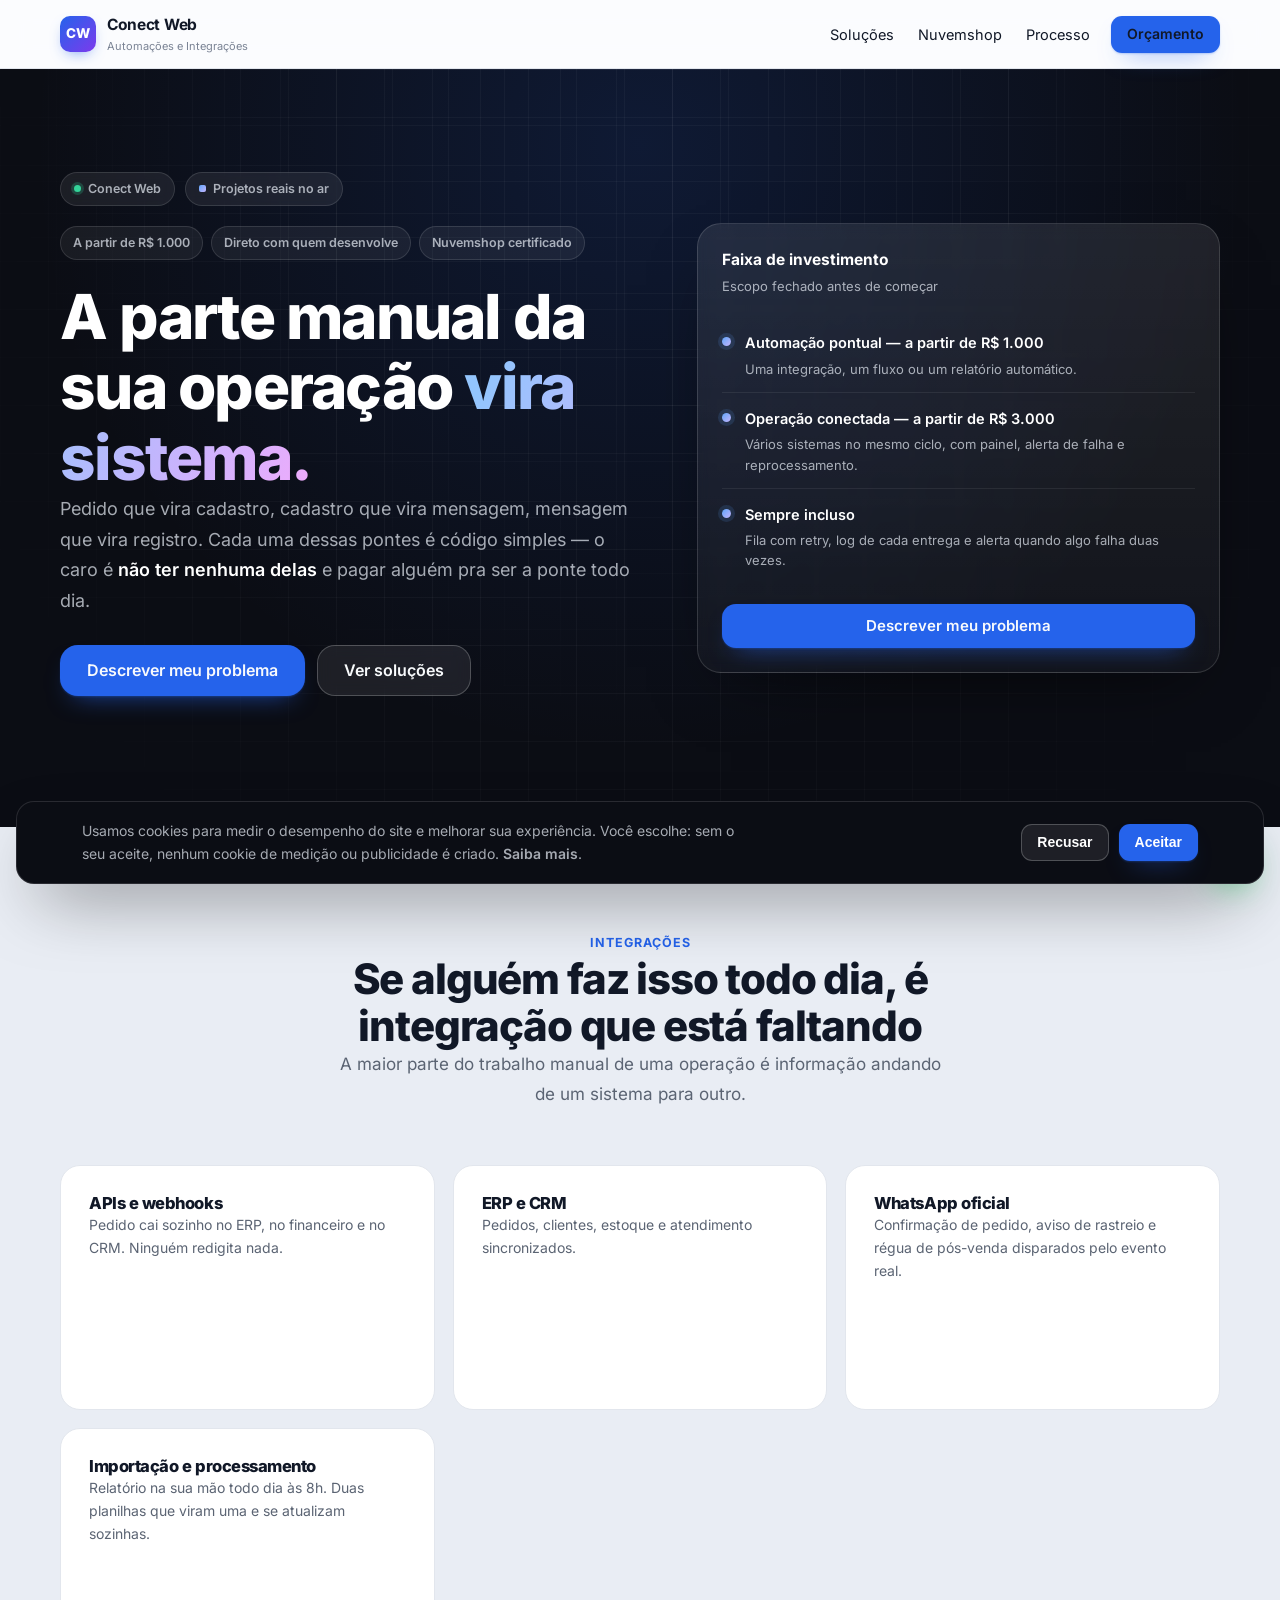
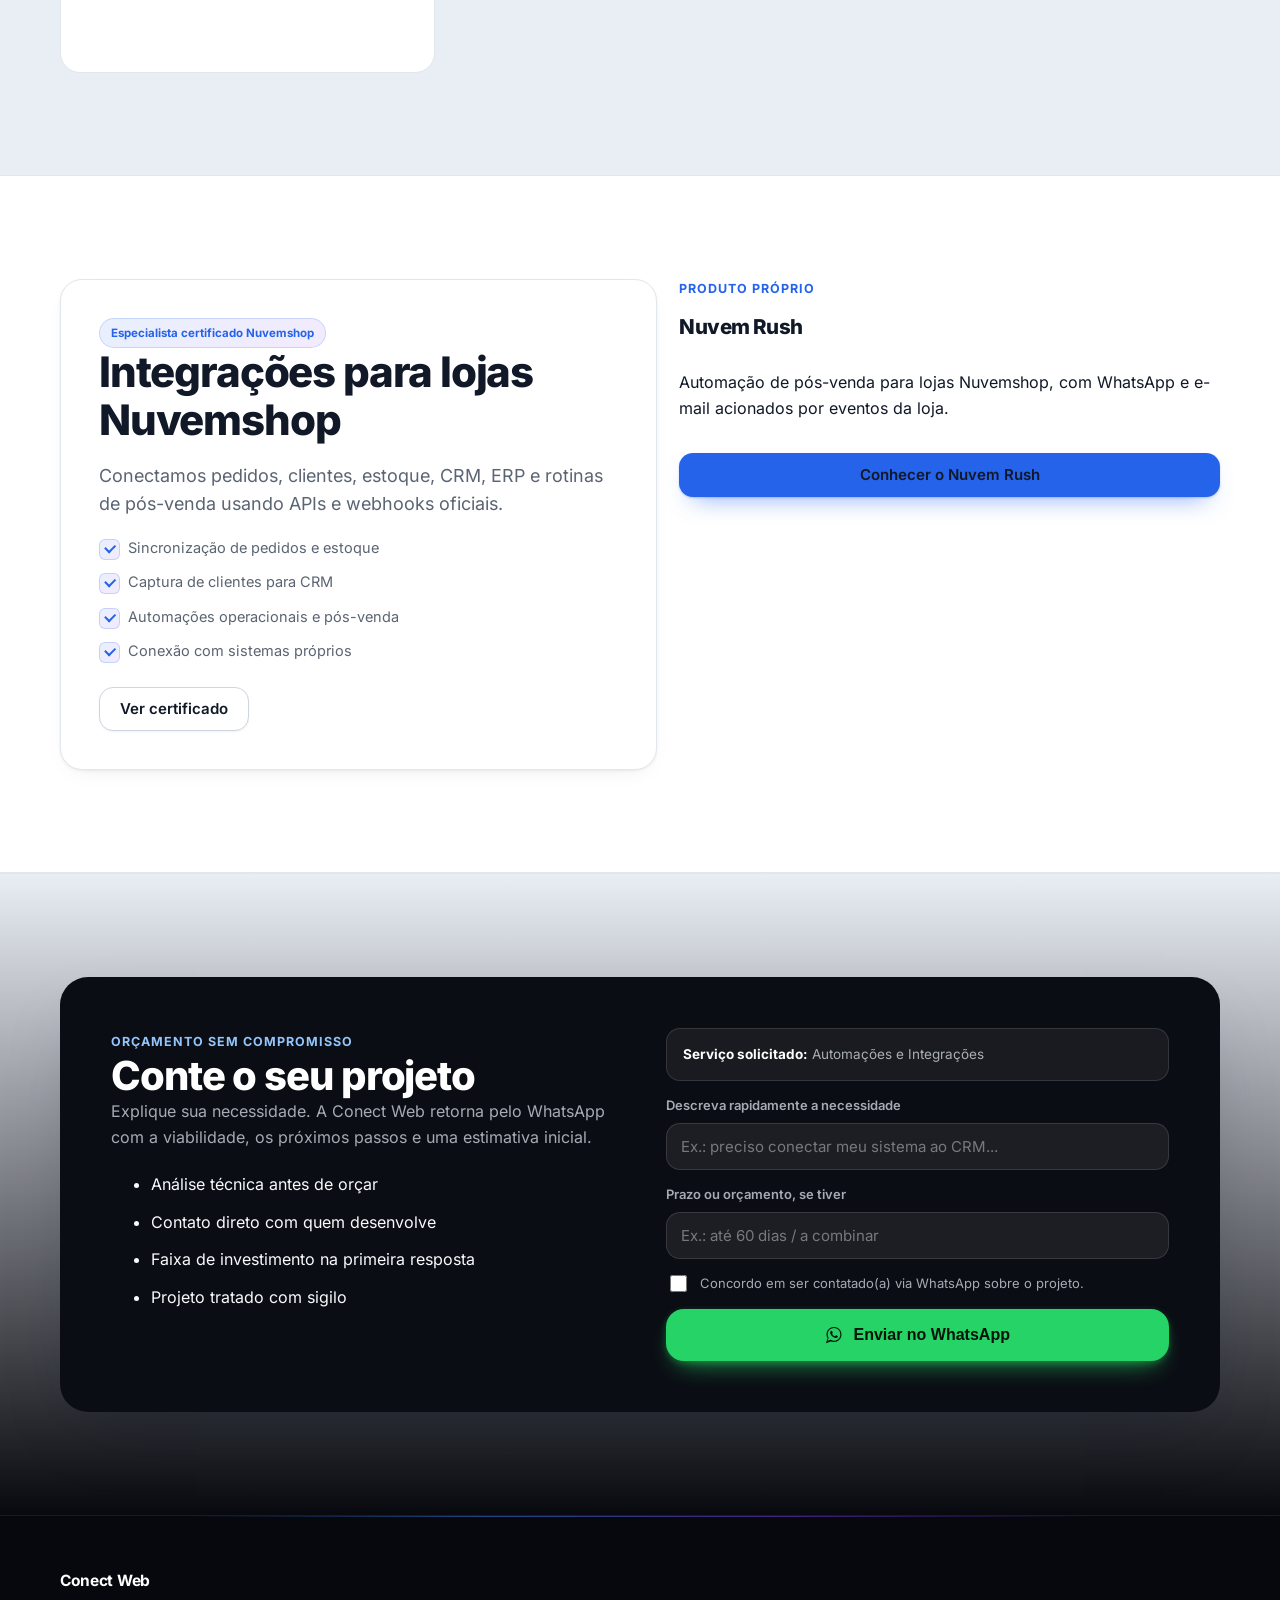
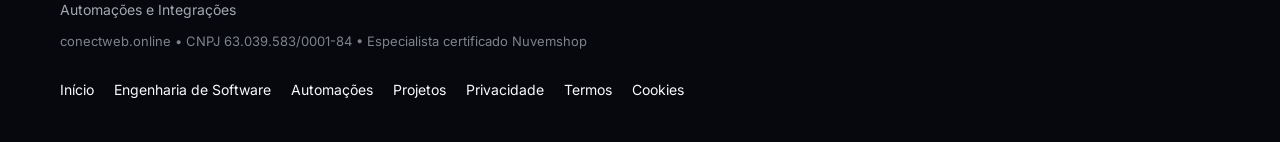
<file: automacoes-e-integracoes/index.html>
<!DOCTYPE html><html lang="pt-BR" class="no-js"><head><meta charset="utf-8"><meta name="viewport" content="width=device-width,initial-scale=1"><script>document.documentElement.classList.remove('no-js');document.documentElement.classList.add('js')</script><title>Automação e integração a partir de R$ 1.000 | Conect Web</title><meta name="description" content="Seus sistemas conversando e o trabalho repetitivo fora da mão de alguém. A partir de R$ 1.000, com fila, log e alerta de falha. Especialista certificado Nuvemshop."><link rel="canonical" href="https://conectweb.online/automacoes-e-integracoes/"><meta property="og:type" content="website"><meta property="og:locale" content="pt_BR"><meta property="og:site_name" content="Conect Web"><meta property="og:title" content="Automações e Integrações de Sistemas | Conect Web"><meta property="og:description" content="Seus sistemas conversando e o trabalho repetitivo fora da mão de alguém. A partir de R$ 1.000, com fila, log e alerta de falha. Especialista certificado Nuvemshop."><meta property="og:url" content="https://conectweb.online/automacoes-e-integracoes/"><meta property="og:image" content="https://conectweb.online/og.png"><link rel="icon" href="/favicon.png"><link rel="apple-touch-icon" href="/apple-touch-icon.png"><link rel="stylesheet" href="/styles.css?v=19"><script src="/consent.js?v=2" defer></script></head><body data-service="automacao">
<header class="topbar"><div class="container topbar__inner">
  <a class="brand" href="/" aria-label="Conect Web — início"><span class="brand__logo">CW</span><span class="brand__text"><strong>Conect Web</strong><small>Automações e Integrações</small></span></a>
  <nav class="nav" aria-label="Navegação principal"><a href="#solucoes">Soluções</a><a href="#nuvemshop">Nuvemshop</a><a href="#processo">Processo</a><a class="btn btn--sm btn--primary" href="#contato">Orçamento</a></nav>
  <button class="menu" type="button" aria-label="Abrir menu" aria-expanded="false" data-menu-btn><span></span><span></span><span></span></button>
</div><div class="mobile" data-mobile-menu hidden><div class="container mobile__inner"><a href="#solucoes">Soluções</a><a href="#nuvemshop">Nuvemshop</a><a href="#processo">Processo</a><a class="btn btn--primary" href="#contato">Orçamento</a></div></div></header><main id="top" class="hero"><div class="container hero__grid"><section><div class="badge-row"><span class="live-badge"><span class="dot"></span> Conect Web</span><span class="partner-badge">Projetos reais no ar</span></div><div class="chips"><span class="chip">A partir de R$ 1.000</span><span class="chip">Direto com quem desenvolve</span><span class="chip">Nuvemshop certificado</span></div><h1>A parte manual da sua operação <span class="u">vira sistema.</span></h1><p class="lead">Pedido que vira cadastro, cadastro que vira mensagem, mensagem que vira registro. Cada uma dessas pontes é código simples — o caro é <b>não ter nenhuma delas</b> e pagar alguém pra ser a ponte todo dia.</p><div class="hero__cta"><a class="btn btn--primary btn--lg" href="#contato">Descrever meu problema</a><a class="btn btn--ghost btn--lg" href="#solucoes">Ver soluções</a></div></section><aside id="processo" class="hero__right" aria-label="Faixa de investimento"><div class="panel"><div class="panel__head"><strong>Faixa de investimento</strong><span>Escopo fechado antes de começar</span></div><div class="steps"><div class="step"><div class="step__dot"></div><div><strong>Automação pontual — a partir de R$ 1.000</strong><p>Uma integração, um fluxo ou um relatório automático.</p></div></div><div class="step"><div class="step__dot"></div><div><strong>Operação conectada — a partir de R$ 3.000</strong><p>Vários sistemas no mesmo ciclo, com painel, alerta de falha e reprocessamento.</p></div></div><div class="step"><div class="step__dot"></div><div><strong>Sempre incluso</strong><p>Fila com retry, log de cada entrega e alerta quando algo falha duas vezes.</p></div></div></div><a class="btn btn--primary btn--block" href="#contato">Descrever meu problema</a></div></aside></div></main><section id="solucoes" class="section"><div class="container"><header class="section__head"><span class="eyebrow">Integrações</span><h2>Se alguém faz isso todo dia, é integração que está faltando</h2><p>A maior parte do trabalho manual de uma operação é informação andando de um sistema para outro.</p></header><div class="solgrid"><article class="sol"><h3>APIs e webhooks</h3><p>Pedido cai sozinho no ERP, no financeiro e no CRM. Ninguém redigita nada.</p></article><article class="sol"><h3>ERP e CRM</h3><p>Pedidos, clientes, estoque e atendimento sincronizados.</p></article><article class="sol"><h3>WhatsApp oficial</h3><p>Confirmação de pedido, aviso de rastreio e régua de pós-venda disparados pelo evento real.</p></article><article class="sol"><h3>Importação e processamento</h3><p>Relatório na sua mão todo dia às 8h. Duas planilhas que viram uma e se atualizam sozinhas.</p></article></div></div></section><section id="nuvemshop" class="section section--alt"><div class="container"><div class="sys"><div class="sys__main"><span class="pill pill--nuvem">Especialista certificado Nuvemshop</span><h2>Integrações para lojas Nuvemshop</h2><p class="lead">Conectamos pedidos, clientes, estoque, CRM, ERP e rotinas de pós-venda usando APIs e webhooks oficiais.</p><ul class="sys__list"><li>Sincronização de pedidos e estoque</li><li>Captura de clientes para CRM</li><li>Automações operacionais e pós-venda</li><li>Conexão com sistemas próprios</li></ul><a class="btn btn--ghost" href="/certificado-nuvemshop.pdf" target="_blank" rel="noopener">Ver certificado</a></div><aside class="sys__side" aria-label="Produto Nuvem Rush"><span class="eyebrow">Produto próprio</span><h3>Nuvem Rush</h3><p>Automação de pós-venda para lojas Nuvemshop, com WhatsApp e e-mail acionados por eventos da loja.</p><a class="btn btn--primary btn--block" href="https://nuvemrush.com.br" target="_blank" rel="noopener">Conhecer o Nuvem Rush</a></aside></div></div></section><section id="contato" class="section section--cta"><div class="container cta"><div class="cta__left"><span class="eyebrow">Orçamento sem compromisso</span><h2>Conte o seu projeto</h2><p>Explique sua necessidade. A Conect Web retorna pelo WhatsApp com a viabilidade, os próximos passos e uma estimativa inicial.</p><ul class="cta__bullets"><li>Análise técnica antes de orçar</li><li>Contato direto com quem desenvolve</li><li>Faixa de investimento na primeira resposta</li><li>Projeto tratado com sigilo</li></ul></div><form class="form" data-lead-form><input type="hidden" name="tipo" value="Automação ou integração"><div class="cta__note"><strong>Serviço solicitado:</strong> Automações e Integrações</div><label>Descreva rapidamente a necessidade<input type="text" name="descricao" placeholder="Ex.: preciso conectar meu sistema ao CRM..." required></label><label>Prazo ou orçamento, se tiver<input type="text" name="prazo" placeholder="Ex.: até 60 dias / a combinar"></label><label class="check"><input type="checkbox" name="aceite" required><span>Concordo em ser contatado(a) via WhatsApp sobre o projeto.</span></label><button class="btn btn--wa btn--lg btn--block" type="submit" data-event="lead_submit"><svg viewBox="0 0 32 32" width="20" height="20" fill="currentColor" aria-hidden="true" focusable="false"><path d="M16.004 3C9.376 3 4 8.373 4 15c0 2.31.652 4.469 1.781 6.305L3 29l7.879-2.734A12.94 12.94 0 0 0 16.004 27C22.63 27 28 21.627 28 15S22.63 3 16.004 3Zm0 22.1a10.06 10.06 0 0 1-5.13-1.404l-.368-.219-4.678 1.624 1.548-4.554-.24-.375A10.07 10.07 0 0 1 5.9 15c0-5.577 4.532-10.1 10.104-10.1S26.1 9.423 26.1 15 21.576 25.1 16.004 25.1Zm5.542-7.564c-.303-.152-1.792-.884-2.07-.985-.278-.101-.48-.152-.682.152-.202.303-.783.985-.96 1.187-.177.202-.354.227-.657.076-.303-.152-1.278-.471-2.434-1.503-.9-.803-1.508-1.796-1.685-2.099-.177-.303-.019-.467.133-.618.137-.136.303-.354.454-.531.152-.177.202-.303.303-.505.101-.202.05-.379-.025-.531-.076-.152-.682-1.646-.935-2.253-.246-.591-.497-.511-.682-.52l-.581-.01c-.202 0-.531.076-.809.379-.278.303-1.06 1.036-1.06 2.529s1.085 2.935 1.236 3.138c.152.202 2.135 3.26 5.174 4.572.723.312 1.287.499 1.727.638.726.231 1.386.199 1.909.121.582-.087 1.792-.733 2.045-1.441.253-.708.253-1.315.177-1.441-.076-.126-.278-.202-.581-.354Z"/></svg><span>Enviar no WhatsApp</span></button></form></div></section>
<footer class="footer"><div class="container footer__inner"><div><strong>Conect Web</strong><p>Automações e Integrações</p><small>conectweb.online • CNPJ 63.039.583/0001-84 • Especialista certificado Nuvemshop</small></div><div class="footer__links"><a href="/">Início</a><a href="/desenvolvimento-de-sistemas/">Engenharia de Software</a><a href="/automacoes-e-integracoes/">Automações</a><a href="/projetos/">Projetos</a><a href="/privacidade/">Privacidade</a><a href="/termos/">Termos</a><a href="/cookies/">Cookies</a></div></div></footer>
<a class="wa-float" href="#" data-wa-btn data-event="whatsapp_click" aria-label="Falar no WhatsApp direto com o desenvolvedor"><svg viewBox="0 0 32 32" width="28" height="28" fill="#fff" aria-hidden="true" focusable="false"><path d="M16.004 3C9.376 3 4 8.373 4 15c0 2.31.652 4.469 1.781 6.305L3 29l7.879-2.734A12.94 12.94 0 0 0 16.004 27C22.63 27 28 21.627 28 15S22.63 3 16.004 3Zm0 22.1a10.06 10.06 0 0 1-5.13-1.404l-.368-.219-4.678 1.624 1.548-4.554-.24-.375A10.07 10.07 0 0 1 5.9 15c0-5.577 4.532-10.1 10.104-10.1S26.1 9.423 26.1 15 21.576 25.1 16.004 25.1Zm5.542-7.564c-.303-.152-1.792-.884-2.07-.985-.278-.101-.48-.152-.682.152-.202.303-.783.985-.96 1.187-.177.202-.354.227-.657.076-.303-.152-1.278-.471-2.434-1.503-.9-.803-1.508-1.796-1.685-2.099-.177-.303-.019-.467.133-.618.137-.136.303-.354.454-.531.152-.177.202-.303.303-.505.101-.202.05-.379-.025-.531-.076-.152-.682-1.646-.935-2.253-.246-.591-.497-.511-.682-.52l-.581-.01c-.202 0-.531.076-.809.379-.278.303-1.06 1.036-1.06 2.529s1.085 2.935 1.236 3.138c.152.202 2.135 3.26 5.174 4.572.723.312 1.287.499 1.727.638.726.231 1.386.199 1.909.121.582-.087 1.792-.733 2.045-1.441.253-.708.253-1.315.177-1.441-.076-.126-.278-.202-.581-.354Z"/></svg></a><script src="/script.js?v=2" defer></script></body></html>
</file>
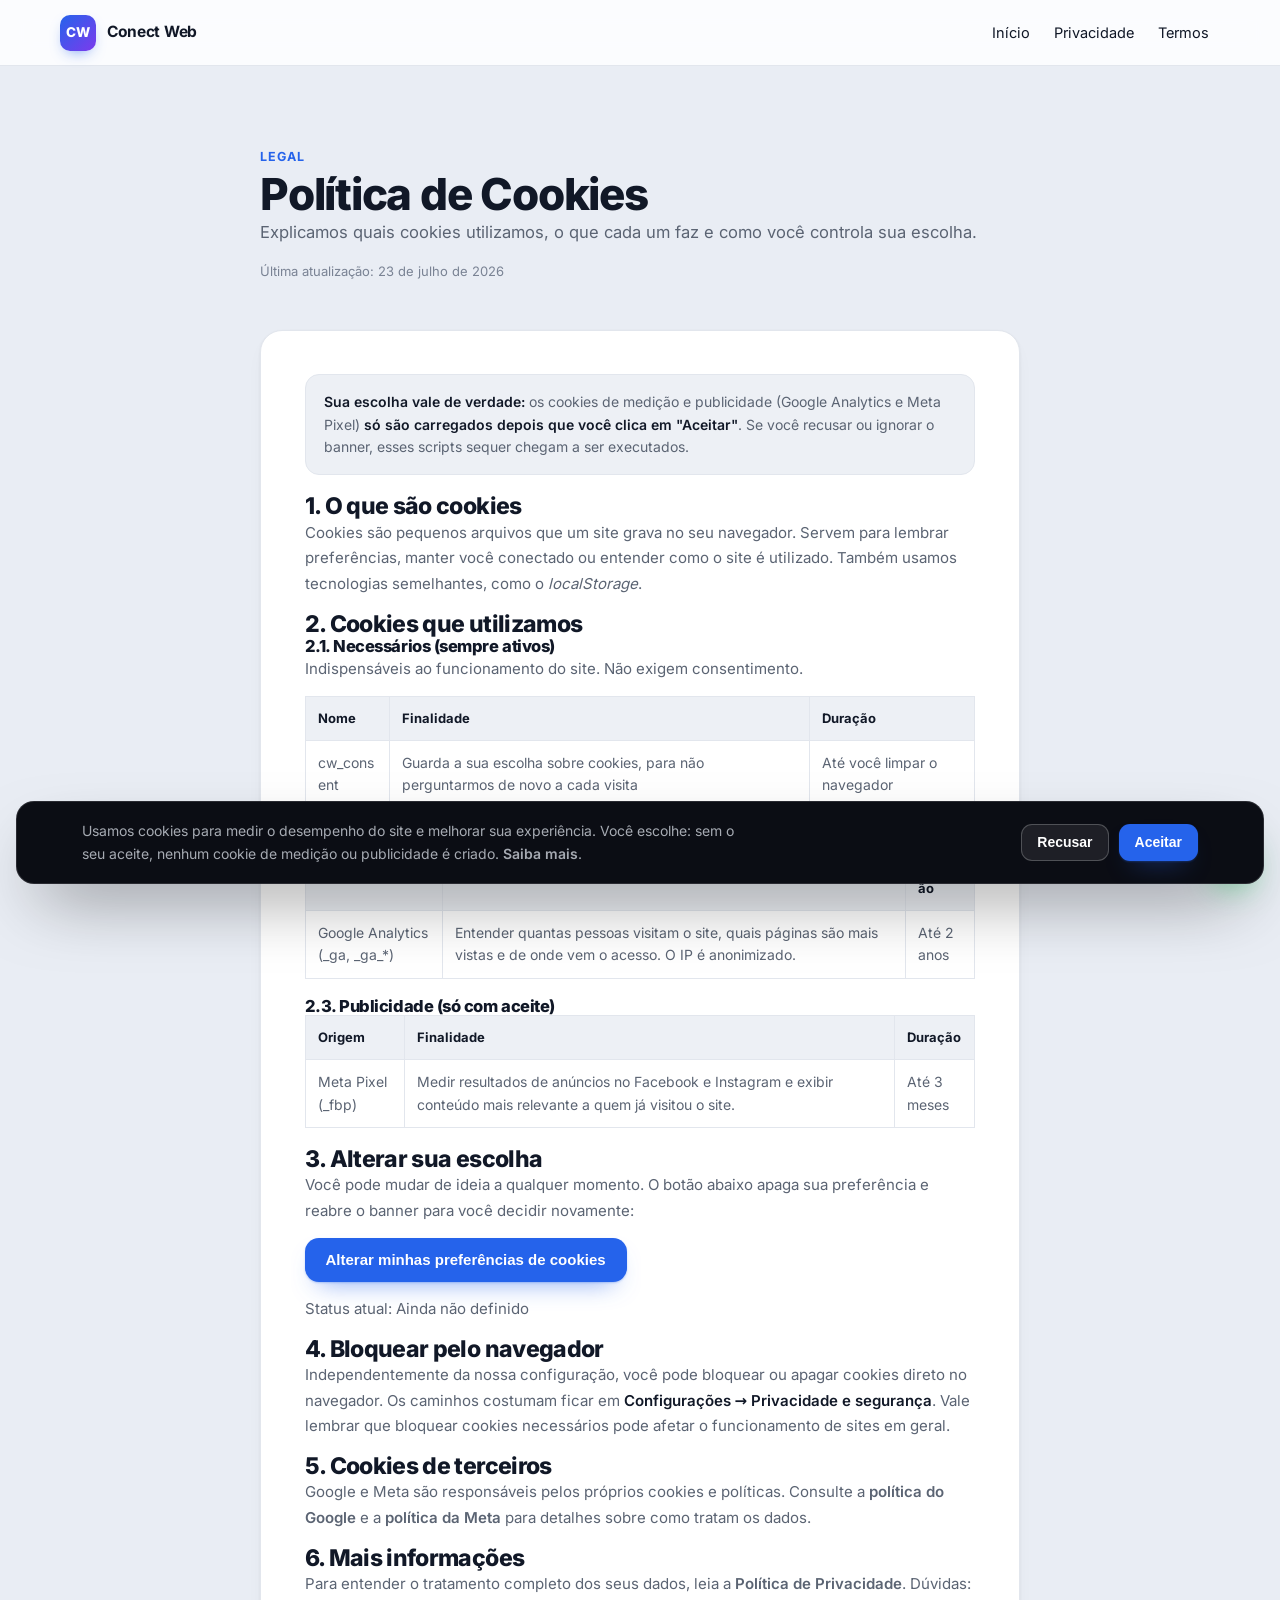
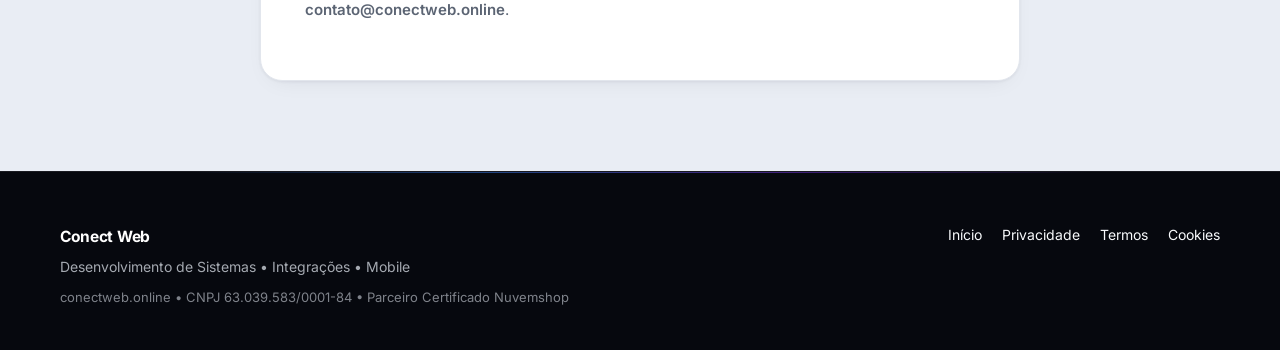
<file: cookies/index.html>
<!doctype html>
<html lang="pt-br">
<head>
  <meta charset="utf-8" />
  <meta name="viewport" content="width=device-width,initial-scale=1" />
  <meta name="theme-color" content="#ffffff" />

  <!-- Medição (GA4 + Meta Pixel) carregada apenas apos consentimento: ver consent.js -->
  <script src="/consent.js?v=2" defer></script>

  <title>Política de Cookies | Conect Web</title>
  <meta name="description" content="Política de Cookies da Conect Web: quais cookies usamos, para quê, e como aceitar, recusar ou alterar sua escolha a qualquer momento." />
  <link rel="canonical" href="https://conectweb.online/cookies/" />
  <meta property="og:title" content="Política de Cookies | Conect Web" />
  <meta property="og:description" content="Quais cookies o site da Conect Web utiliza e como gerenciar suas preferências." />
  <meta property="og:type" content="website" />
  <meta property="og:url" content="https://conectweb.online/cookies/" />
  <meta property="og:image" content="https://conectweb.online/og.png" />

  <link rel="icon" href="/favicon.png" type="image/png" />
  <link rel="apple-touch-icon" href="/apple-touch-icon.png" />
  <link rel="preload" href="/fonts/inter-900.woff2" as="font" type="font/woff2" crossorigin>
  <link rel="preload" href="/fonts/inter-400.woff2" as="font" type="font/woff2" crossorigin>
  <link rel="stylesheet" href="/styles.css?v=19" />
</head>

<body>
  <header class="topbar">
    <div class="container topbar__inner">
      <a class="brand" href="/" aria-label="Conect Web — página inicial">
        <span class="brand__logo" aria-hidden="true">CW</span>
        <span class="brand__text"><strong>Conect Web</strong></span>
      </a>
      <nav class="nav" aria-label="Navegação">
        <a href="/">Início</a>
        <a href="/privacidade/">Privacidade</a>
        <a href="/termos/">Termos</a>
      </nav>
    </div>
  </header>

  <main class="legal">
    <div class="container">
      <header class="legal__head">
        <span class="eyebrow">Legal</span>
        <h1>Política de Cookies</h1>
        <p>Explicamos quais cookies utilizamos, o que cada um faz e como você controla sua escolha.</p>
        <span class="legal__updated">Última atualização: 23 de julho de 2026</span>
      </header>

      <article class="legal__body">
        <div class="legal__note">
          <strong>Sua escolha vale de verdade:</strong> os cookies de medição e publicidade
          (Google Analytics e Meta Pixel) <strong>só são carregados depois que você clica em
          "Aceitar"</strong>. Se você recusar ou ignorar o banner, esses scripts sequer chegam a
          ser executados.
        </div>

        <h2>1. O que são cookies</h2>
        <p>
          Cookies são pequenos arquivos que um site grava no seu navegador. Servem para lembrar
          preferências, manter você conectado ou entender como o site é utilizado. Também usamos
          tecnologias semelhantes, como o <em>localStorage</em>.
        </p>

        <h2>2. Cookies que utilizamos</h2>

        <h3>2.1. Necessários (sempre ativos)</h3>
        <p>Indispensáveis ao funcionamento do site. Não exigem consentimento.</p>
        <table class="legal__table">
          <thead>
            <tr><th>Nome</th><th>Finalidade</th><th>Duração</th></tr>
          </thead>
          <tbody>
            <tr>
              <td>cw_consent</td>
              <td>Guarda a sua escolha sobre cookies, para não perguntarmos de novo a cada visita</td>
              <td>Até você limpar o navegador</td>
            </tr>
          </tbody>
        </table>

        <h3>2.2. Medição de audiência (só com aceite)</h3>
        <table class="legal__table">
          <thead>
            <tr><th>Origem</th><th>Finalidade</th><th>Duração</th></tr>
          </thead>
          <tbody>
            <tr>
              <td>Google Analytics (_ga, _ga_*)</td>
              <td>Entender quantas pessoas visitam o site, quais páginas são mais vistas e de onde vem o acesso. O IP é anonimizado.</td>
              <td>Até 2 anos</td>
            </tr>
          </tbody>
        </table>

        <h3>2.3. Publicidade (só com aceite)</h3>
        <table class="legal__table">
          <thead>
            <tr><th>Origem</th><th>Finalidade</th><th>Duração</th></tr>
          </thead>
          <tbody>
            <tr>
              <td>Meta Pixel (_fbp)</td>
              <td>Medir resultados de anúncios no Facebook e Instagram e exibir conteúdo mais relevante a quem já visitou o site.</td>
              <td>Até 3 meses</td>
            </tr>
          </tbody>
        </table>

        <h2>3. Alterar sua escolha</h2>
        <p>
          Você pode mudar de ideia a qualquer momento. O botão abaixo apaga sua preferência e
          reabre o banner para você decidir novamente:
        </p>
        <p>
          <button class="btn btn--primary" type="button" data-consent-reset>
            Alterar minhas preferências de cookies
          </button>
        </p>
        <p id="estado-consent" class="legal__updated"></p>

        <h2>4. Bloquear pelo navegador</h2>
        <p>
          Independentemente da nossa configuração, você pode bloquear ou apagar cookies direto no
          navegador. Os caminhos costumam ficar em <strong>Configurações → Privacidade e
          segurança</strong>. Vale lembrar que bloquear cookies necessários pode afetar o
          funcionamento de sites em geral.
        </p>

        <h2>5. Cookies de terceiros</h2>
        <p>
          Google e Meta são responsáveis pelos próprios cookies e políticas. Consulte a
          <a href="https://policies.google.com/privacy" target="_blank" rel="noopener">política do Google</a>
          e a
          <a href="https://www.facebook.com/privacy/policy/" target="_blank" rel="noopener">política da Meta</a>
          para detalhes sobre como tratam os dados.
        </p>

        <h2>6. Mais informações</h2>
        <p>
          Para entender o tratamento completo dos seus dados, leia a
          <a href="/privacidade/">Política de Privacidade</a>. Dúvidas:
          <a href="mailto:contato@conectweb.online">contato@conectweb.online</a>.
        </p>
      </article>
    </div>
  </main>

  <footer class="footer">
    <div class="container footer__inner">
      <div>
        <strong>Conect Web</strong>
        <p>Desenvolvimento de Sistemas • Integrações • Mobile</p>
        <small>conectweb.online • CNPJ 63.039.583/0001-84 • Parceiro Certificado Nuvemshop</small>
      </div>
      <div class="footer__links">
        <a href="/">Início</a>
        <a href="/privacidade/">Privacidade</a>
        <a href="/termos/">Termos</a>
        <a href="/cookies/">Cookies</a>
      </div>
    </div>
  </footer>

  <script>
    // Mostra o estado atual e permite refazer a escolha.
    (function () {
      var rotulos = { accepted: "Aceitos", rejected: "Recusados", pendente: "Ainda não definido" };
      function pintar() {
        var el = document.getElementById("estado-consent");
        var estado = (window.cwConsent && window.cwConsent.estado()) || "pendente";
        el.textContent = "Status atual: " + (rotulos[estado] || estado);
      }
      document.querySelector("[data-consent-reset]").addEventListener("click", function () {
        if (window.cwConsent) window.cwConsent.limpar();
      });
      // consent.js usa defer, entao ja estara disponivel no load
      window.addEventListener("load", pintar);
    })();
  </script>
  <a class="wa-float" href="#" data-wa-btn data-event="whatsapp_click" aria-label="Falar no WhatsApp direto com o desenvolvedor"><svg viewBox="0 0 32 32" width="28" height="28" fill="#fff" aria-hidden="true" focusable="false"><path d="M16.004 3C9.376 3 4 8.373 4 15c0 2.31.652 4.469 1.781 6.305L3 29l7.879-2.734A12.94 12.94 0 0 0 16.004 27C22.63 27 28 21.627 28 15S22.63 3 16.004 3Zm0 22.1a10.06 10.06 0 0 1-5.13-1.404l-.368-.219-4.678 1.624 1.548-4.554-.24-.375A10.07 10.07 0 0 1 5.9 15c0-5.577 4.532-10.1 10.104-10.1S26.1 9.423 26.1 15 21.576 25.1 16.004 25.1Zm5.542-7.564c-.303-.152-1.792-.884-2.07-.985-.278-.101-.48-.152-.682.152-.202.303-.783.985-.96 1.187-.177.202-.354.227-.657.076-.303-.152-1.278-.471-2.434-1.503-.9-.803-1.508-1.796-1.685-2.099-.177-.303-.019-.467.133-.618.137-.136.303-.354.454-.531.152-.177.202-.303.303-.505.101-.202.05-.379-.025-.531-.076-.152-.682-1.646-.935-2.253-.246-.591-.497-.511-.682-.52l-.581-.01c-.202 0-.531.076-.809.379-.278.303-1.06 1.036-1.06 2.529s1.085 2.935 1.236 3.138c.152.202 2.135 3.26 5.174 4.572.723.312 1.287.499 1.727.638.726.231 1.386.199 1.909.121.582-.087 1.792-.733 2.045-1.441.253-.708.253-1.315.177-1.441-.076-.126-.278-.202-.581-.354Z"/></svg></a>
  <script src="/script.js?v=2" defer></script>
</body>
</html>
</file>
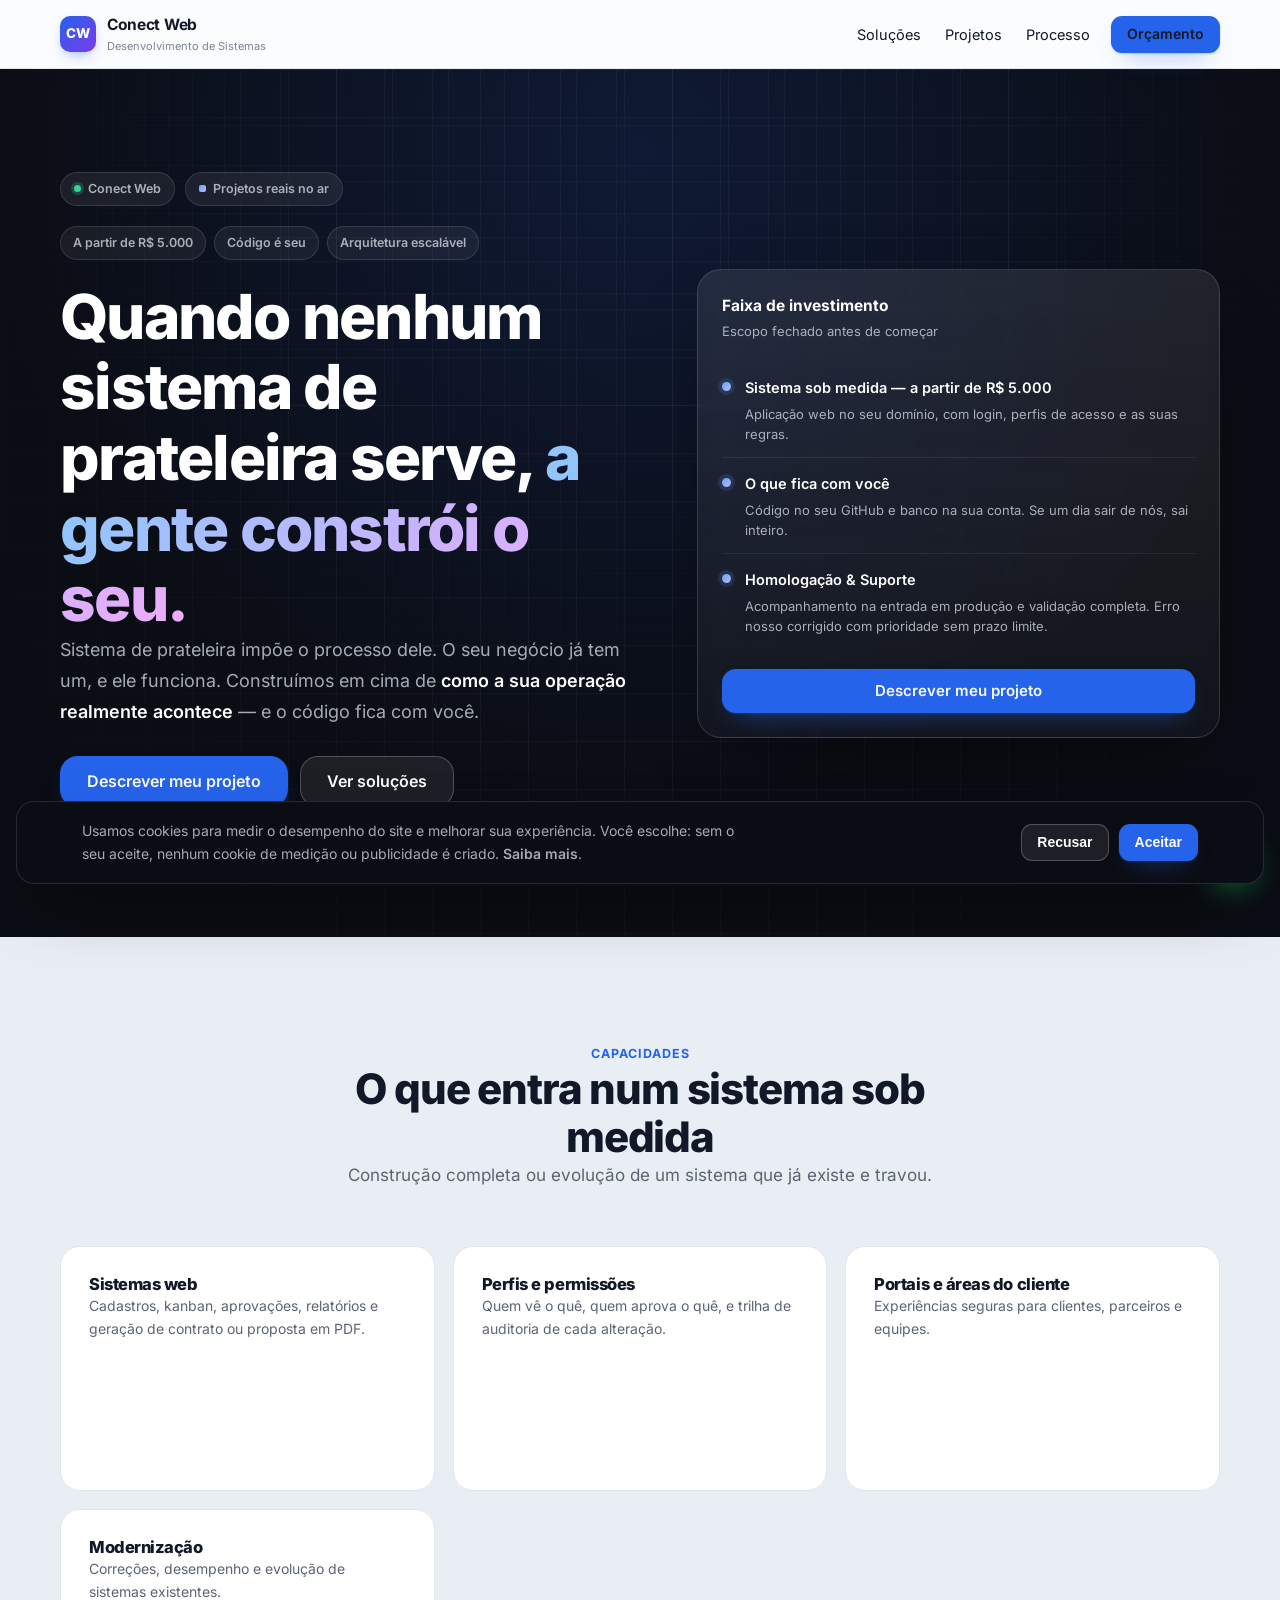
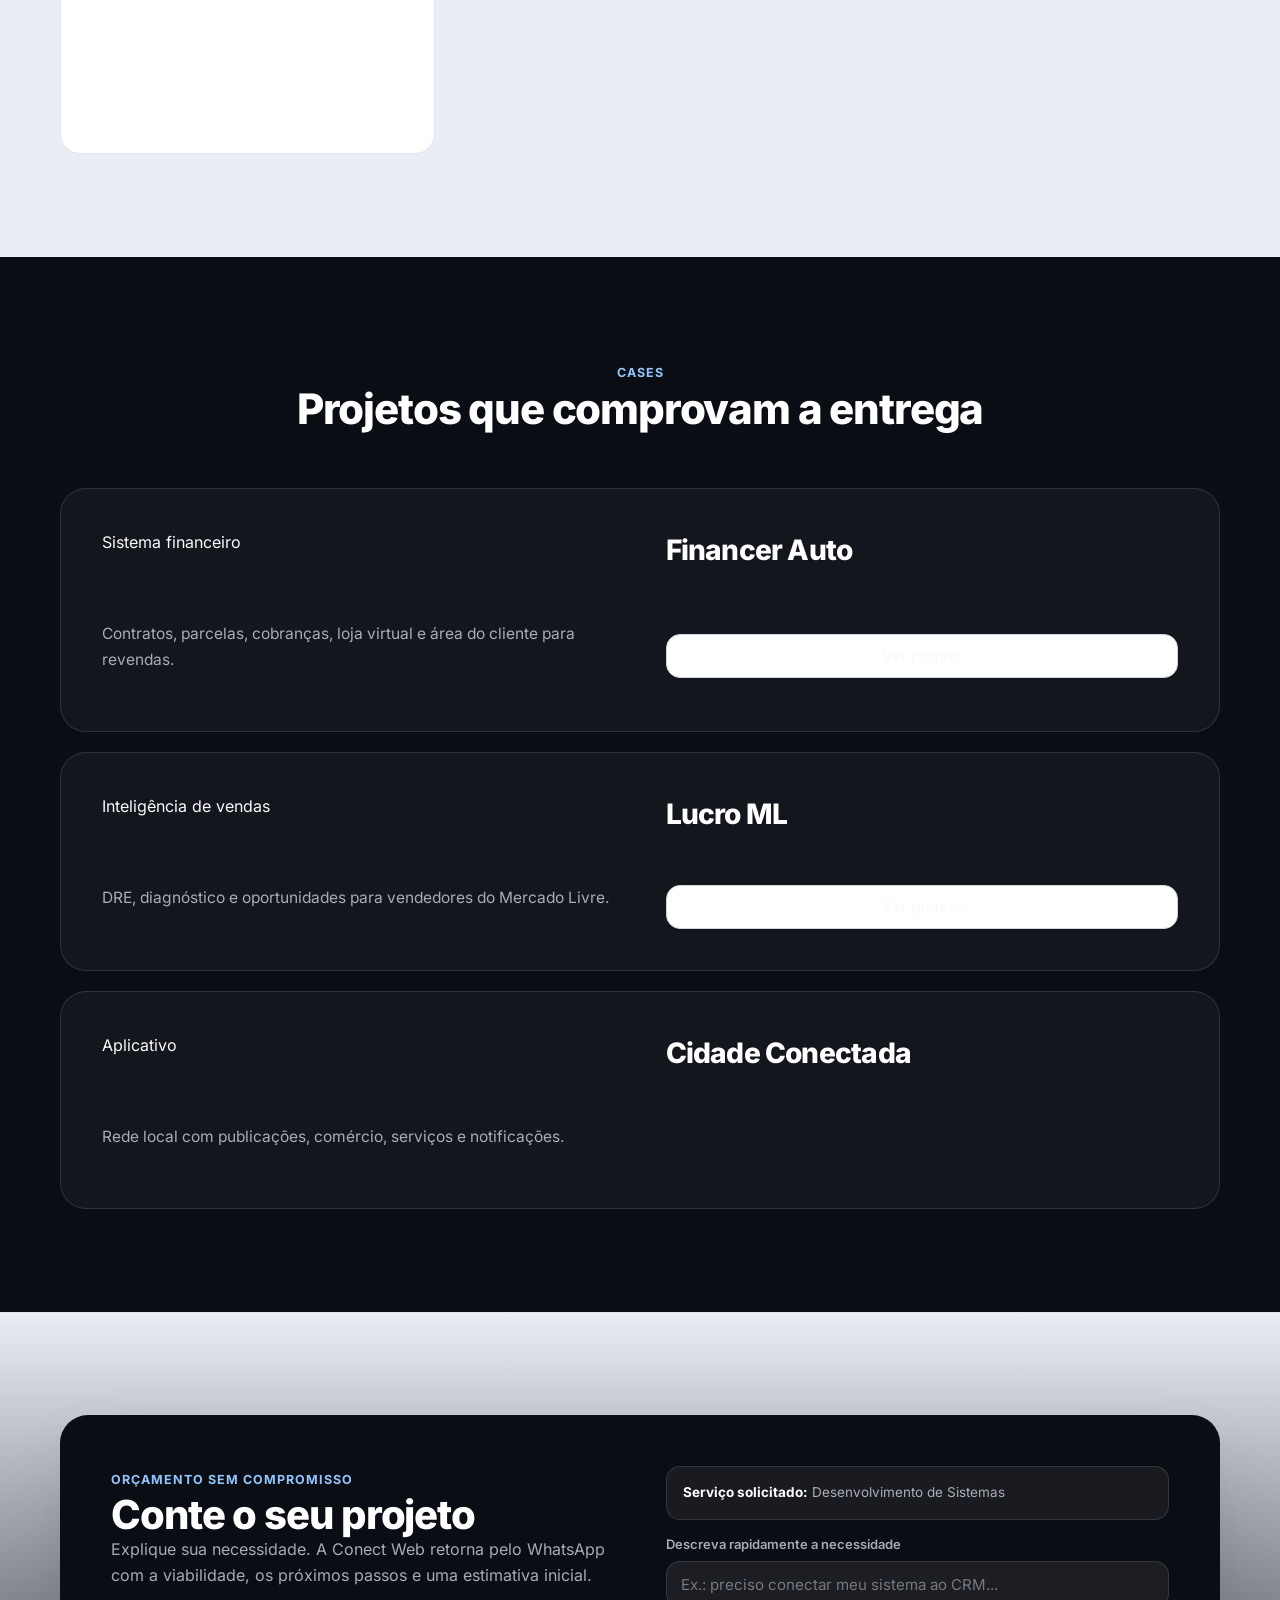
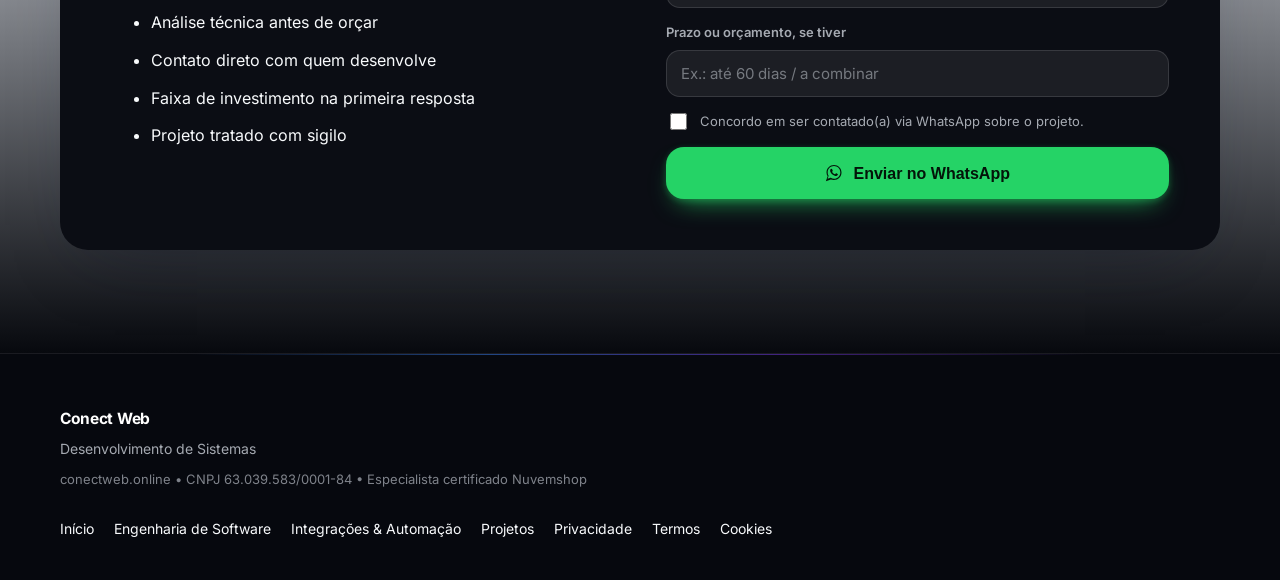
<file: desenvolvimento-de-sistemas/index.html>
<!DOCTYPE html><html lang="pt-BR" class="no-js"><head><meta charset="utf-8"><meta name="viewport" content="width=device-width,initial-scale=1"><script>document.documentElement.classList.remove('no-js');document.documentElement.classList.add('js')</script><title>Software sob medida a partir de R$ 5.000 | Conect Web</title><meta name="description" content="Plataforma própria com login, suas regras de negócio e seus dados. A partir de R$ 5.000, código entregue no seu GitHub, direto com quem desenvolve."><link rel="canonical" href="https://conectweb.online/desenvolvimento-de-sistemas/"><meta property="og:type" content="website"><meta property="og:locale" content="pt_BR"><meta property="og:site_name" content="Conect Web"><meta property="og:title" content="Desenvolvimento de Sistemas e Aplicativos | Conect Web"><meta property="og:description" content="Plataforma própria com login, suas regras de negócio e seus dados. A partir de R$ 5.000, código entregue no seu GitHub, direto com quem desenvolve."><meta property="og:url" content="https://conectweb.online/desenvolvimento-de-sistemas/"><meta property="og:image" content="https://conectweb.online/og.png"><link rel="icon" href="/favicon.png"><link rel="apple-touch-icon" href="/apple-touch-icon.png"><link rel="stylesheet" href="/styles.css?v=19"><script src="/consent.js?v=2" defer></script></head><body data-service="sistema">
<header class="topbar"><div class="container topbar__inner">
  <a class="brand" href="/" aria-label="Conect Web — início"><span class="brand__logo">CW</span><span class="brand__text"><strong>Conect Web</strong><small>Desenvolvimento de Sistemas</small></span></a>
  <nav class="nav" aria-label="Navegação principal"><a href="#solucoes">Soluções</a><a href="#cases">Projetos</a><a href="#processo">Processo</a><a class="btn btn--sm btn--primary" href="#contato">Orçamento</a></nav>
  <button class="menu" type="button" aria-label="Abrir menu" aria-expanded="false" data-menu-btn><span></span><span></span><span></span></button>
</div><div class="mobile" data-mobile-menu hidden><div class="container mobile__inner"><a href="#solucoes">Soluções</a><a href="#cases">Projetos</a><a href="#processo">Processo</a><a class="btn btn--primary" href="#contato">Orçamento</a></div></div></header><main id="top" class="hero"><div class="container hero__grid"><section><div class="badge-row"><span class="live-badge"><span class="dot"></span> Conect Web</span><span class="partner-badge">Projetos reais no ar</span></div><div class="chips"><span class="chip">A partir de R$ 5.000</span><span class="chip">Código é seu</span><span class="chip">Arquitetura escalável</span></div><h1>Quando nenhum sistema de prateleira serve, <span class="u">a gente constrói o seu.</span></h1><p class="lead">Sistema de prateleira impõe o processo dele. O seu negócio já tem um, e ele funciona. Construímos em cima de <b>como a sua operação realmente acontece</b> — e o código fica com você.</p><div class="hero__cta"><a class="btn btn--primary btn--lg" href="#contato">Descrever meu projeto</a><a class="btn btn--ghost btn--lg" href="#solucoes">Ver soluções</a></div></section><aside id="processo" class="hero__right" aria-label="Faixa de investimento"><div class="panel"><div class="panel__head"><strong>Faixa de investimento</strong><span>Escopo fechado antes de começar</span></div><div class="steps"><div class="step"><div class="step__dot"></div><div><strong>Sistema sob medida — a partir de R$ 5.000</strong><p>Aplicação web no seu domínio, com login, perfis de acesso e as suas regras.</p></div></div><div class="step"><div class="step__dot"></div><div><strong>O que fica com você</strong><p>Código no seu GitHub e banco na sua conta. Se um dia sair de nós, sai inteiro.</p></div></div><div class="step"><div class="step__dot"></div><div><strong>Homologação &amp; Suporte</strong><p>Acompanhamento na entrada em produção e validação completa. Erro nosso corrigido com prioridade sem prazo limite.</p></div></div></div><a class="btn btn--primary btn--block" href="#contato">Descrever meu projeto</a></div></aside></div></main><section id="solucoes" class="section"><div class="container"><header class="section__head"><span class="eyebrow">Capacidades</span><h2>O que entra num sistema sob medida</h2><p>Construção completa ou evolução de um sistema que já existe e travou.</p></header><div class="solgrid"><article class="sol"><h3>Sistemas web</h3><p>Cadastros, kanban, aprovações, relatórios e geração de contrato ou proposta em PDF.</p></article><article class="sol"><h3>Perfis e permissões</h3><p>Quem vê o quê, quem aprova o quê, e trilha de auditoria de cada alteração.</p></article><article class="sol"><h3>Portais e áreas do cliente</h3><p>Experiências seguras para clientes, parceiros e equipes.</p></article><article class="sol"><h3>Modernização</h3><p>Correções, desempenho e evolução de sistemas existentes.</p></article></div></div></section><section id="cases" class="section section--dark"><div class="container"><header class="section__head"><span class="eyebrow">Cases</span><h2>Projetos que comprovam a entrega</h2></header><div class="products"><article class="product"><span class="product__eyebrow">Sistema financeiro</span><h3>Financer Auto</h3><p class="product__desc">Contratos, parcelas, cobranças, loja virtual e área do cliente para revendas.</p><a class="btn btn--ghost" href="https://financer-auto.conectweb.online" target="_blank" rel="noopener">Ver projeto</a></article><article class="product"><span class="product__eyebrow">Inteligência de vendas</span><h3>Lucro ML</h3><p class="product__desc">DRE, diagnóstico e oportunidades para vendedores do Mercado Livre.</p><a class="btn btn--ghost" href="https://lucro.conectweb.online" target="_blank" rel="noopener">Ver projeto</a></article><article class="product"><span class="product__eyebrow">Aplicativo</span><h3>Cidade Conectada</h3><p class="product__desc">Rede local com publicações, comércio, serviços e notificações.</p></article></div></div></section><section id="contato" class="section section--cta"><div class="container cta"><div class="cta__left"><span class="eyebrow">Orçamento sem compromisso</span><h2>Conte o seu projeto</h2><p>Explique sua necessidade. A Conect Web retorna pelo WhatsApp com a viabilidade, os próximos passos e uma estimativa inicial.</p><ul class="cta__bullets"><li>Análise técnica antes de orçar</li><li>Contato direto com quem desenvolve</li><li>Faixa de investimento na primeira resposta</li><li>Projeto tratado com sigilo</li></ul></div><form class="form" data-lead-form><input type="hidden" name="tipo" value="Sistema web ou aplicativo"><div class="cta__note"><strong>Serviço solicitado:</strong> Desenvolvimento de Sistemas</div><label>Descreva rapidamente a necessidade<input type="text" name="descricao" placeholder="Ex.: preciso conectar meu sistema ao CRM..." required></label><label>Prazo ou orçamento, se tiver<input type="text" name="prazo" placeholder="Ex.: até 60 dias / a combinar"></label><label class="check"><input type="checkbox" name="aceite" required><span>Concordo em ser contatado(a) via WhatsApp sobre o projeto.</span></label><button class="btn btn--wa btn--lg btn--block" type="submit" data-event="lead_submit"><svg viewBox="0 0 32 32" width="20" height="20" fill="currentColor" aria-hidden="true" focusable="false"><path d="M16.004 3C9.376 3 4 8.373 4 15c0 2.31.652 4.469 1.781 6.305L3 29l7.879-2.734A12.94 12.94 0 0 0 16.004 27C22.63 27 28 21.627 28 15S22.63 3 16.004 3Zm0 22.1a10.06 10.06 0 0 1-5.13-1.404l-.368-.219-4.678 1.624 1.548-4.554-.24-.375A10.07 10.07 0 0 1 5.9 15c0-5.577 4.532-10.1 10.104-10.1S26.1 9.423 26.1 15 21.576 25.1 16.004 25.1Zm5.542-7.564c-.303-.152-1.792-.884-2.07-.985-.278-.101-.48-.152-.682.152-.202.303-.783.985-.96 1.187-.177.202-.354.227-.657.076-.303-.152-1.278-.471-2.434-1.503-.9-.803-1.508-1.796-1.685-2.099-.177-.303-.019-.467.133-.618.137-.136.303-.354.454-.531.152-.177.202-.303.303-.505.101-.202.05-.379-.025-.531-.076-.152-.682-1.646-.935-2.253-.246-.591-.497-.511-.682-.52l-.581-.01c-.202 0-.531.076-.809.379-.278.303-1.06 1.036-1.06 2.529s1.085 2.935 1.236 3.138c.152.202 2.135 3.26 5.174 4.572.723.312 1.287.499 1.727.638.726.231 1.386.199 1.909.121.582-.087 1.792-.733 2.045-1.441.253-.708.253-1.315.177-1.441-.076-.126-.278-.202-.581-.354Z"/></svg><span>Enviar no WhatsApp</span></button></form></div></section>
<footer class="footer"><div class="container footer__inner"><div><strong>Conect Web</strong><p>Desenvolvimento de Sistemas</p><small>conectweb.online • CNPJ 63.039.583/0001-84 • Especialista certificado Nuvemshop</small></div><div class="footer__links"><a href="/">Início</a><a href="/desenvolvimento-de-sistemas/">Engenharia de Software</a><a href="/automacoes-e-integracoes/">Integrações &amp; Automação</a><a href="/projetos/">Projetos</a><a href="/privacidade/">Privacidade</a><a href="/termos/">Termos</a><a href="/cookies/">Cookies</a></div></div></footer>
<a class="wa-float" href="#" data-wa-btn data-event="whatsapp_click" aria-label="Falar no WhatsApp direto com o desenvolvedor"><svg viewBox="0 0 32 32" width="28" height="28" fill="#fff" aria-hidden="true" focusable="false"><path d="M16.004 3C9.376 3 4 8.373 4 15c0 2.31.652 4.469 1.781 6.305L3 29l7.879-2.734A12.94 12.94 0 0 0 16.004 27C22.63 27 28 21.627 28 15S22.63 3 16.004 3Zm0 22.1a10.06 10.06 0 0 1-5.13-1.404l-.368-.219-4.678 1.624 1.548-4.554-.24-.375A10.07 10.07 0 0 1 5.9 15c0-5.577 4.532-10.1 10.104-10.1S26.1 9.423 26.1 15 21.576 25.1 16.004 25.1Zm5.542-7.564c-.303-.152-1.792-.884-2.07-.985-.278-.101-.48-.152-.682.152-.202.303-.783.985-.96 1.187-.177.202-.354.227-.657.076-.303-.152-1.278-.471-2.434-1.503-.9-.803-1.508-1.796-1.685-2.099-.177-.303-.019-.467.133-.618.137-.136.303-.354.454-.531.152-.177.202-.303.303-.505.101-.202.05-.379-.025-.531-.076-.152-.682-1.646-.935-2.253-.246-.591-.497-.511-.682-.52l-.581-.01c-.202 0-.531.076-.809.379-.278.303-1.06 1.036-1.06 2.529s1.085 2.935 1.236 3.138c.152.202 2.135 3.26 5.174 4.572.723.312 1.287.499 1.727.638.726.231 1.386.199 1.909.121.582-.087 1.792-.733 2.045-1.441.253-.708.253-1.315.177-1.441-.076-.126-.278-.202-.581-.354Z"/></svg></a><script src="/script.js?v=2" defer></script></body></html>
</file>
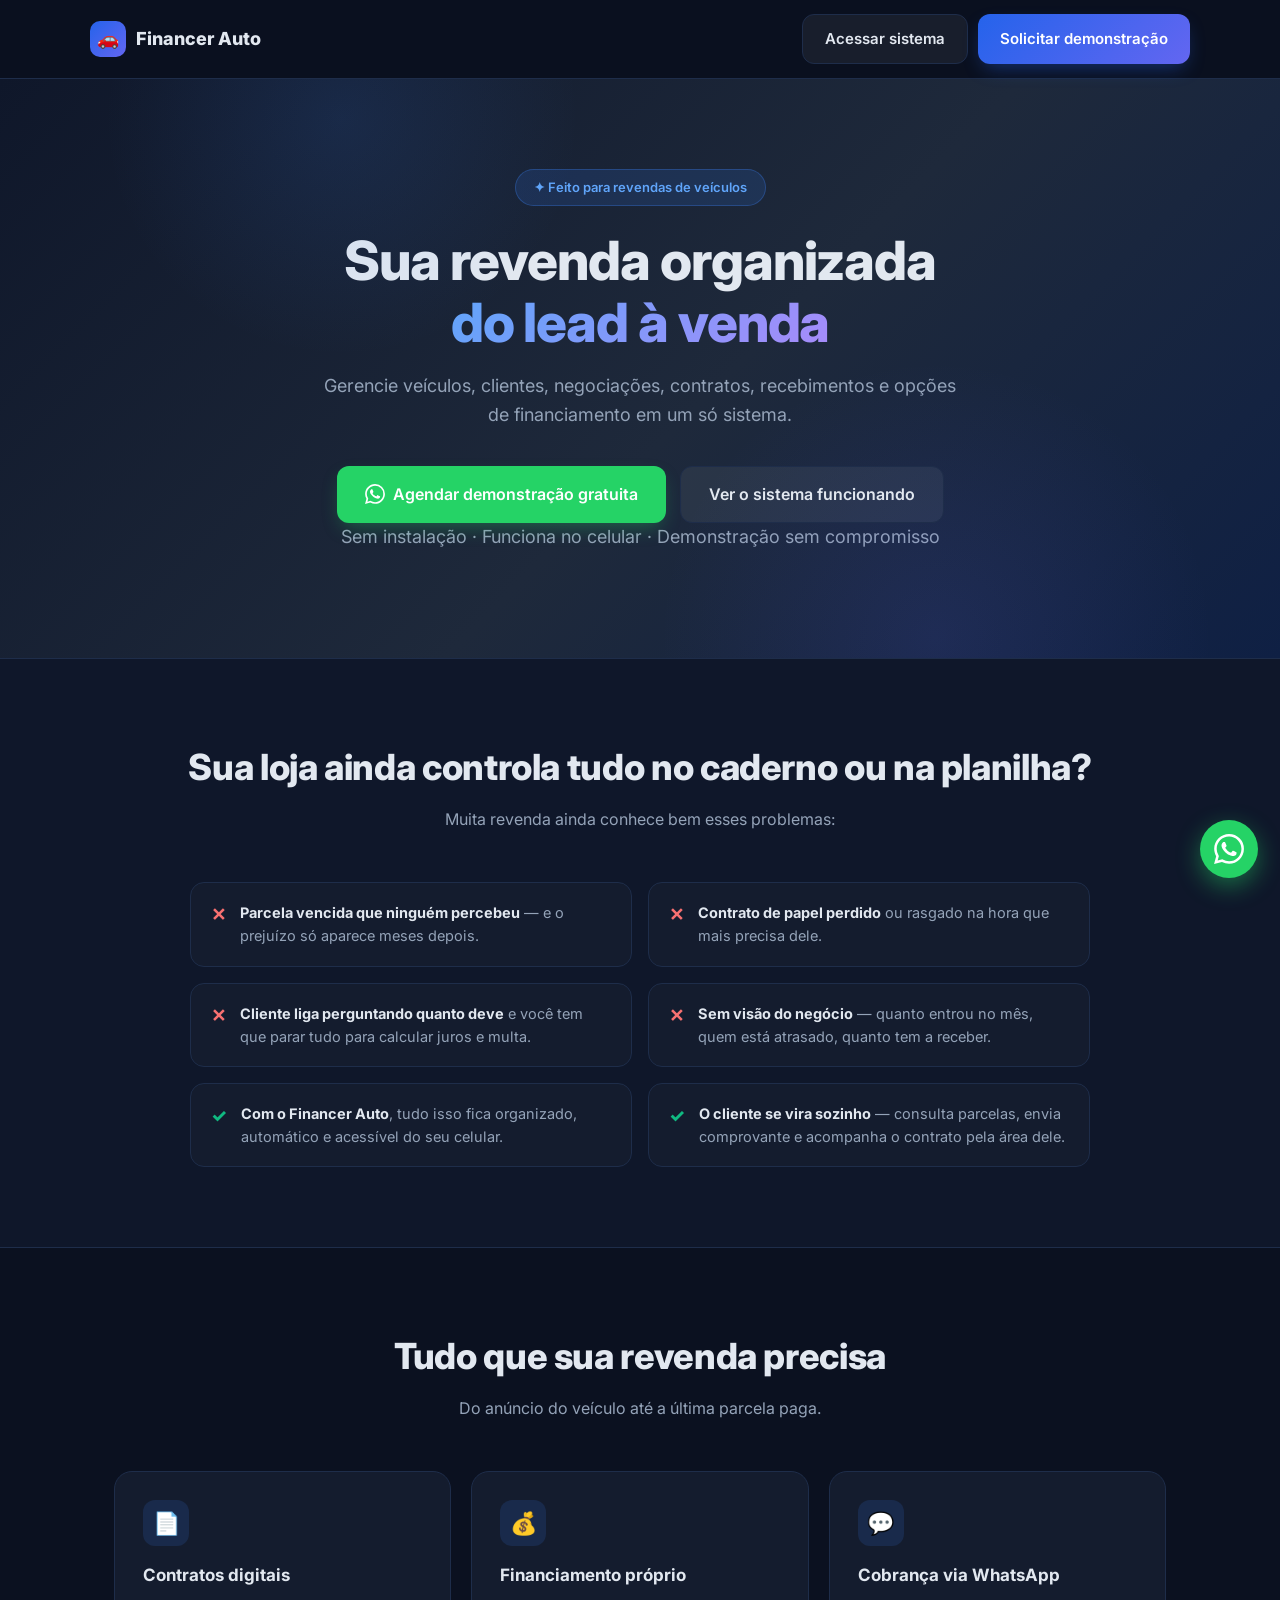
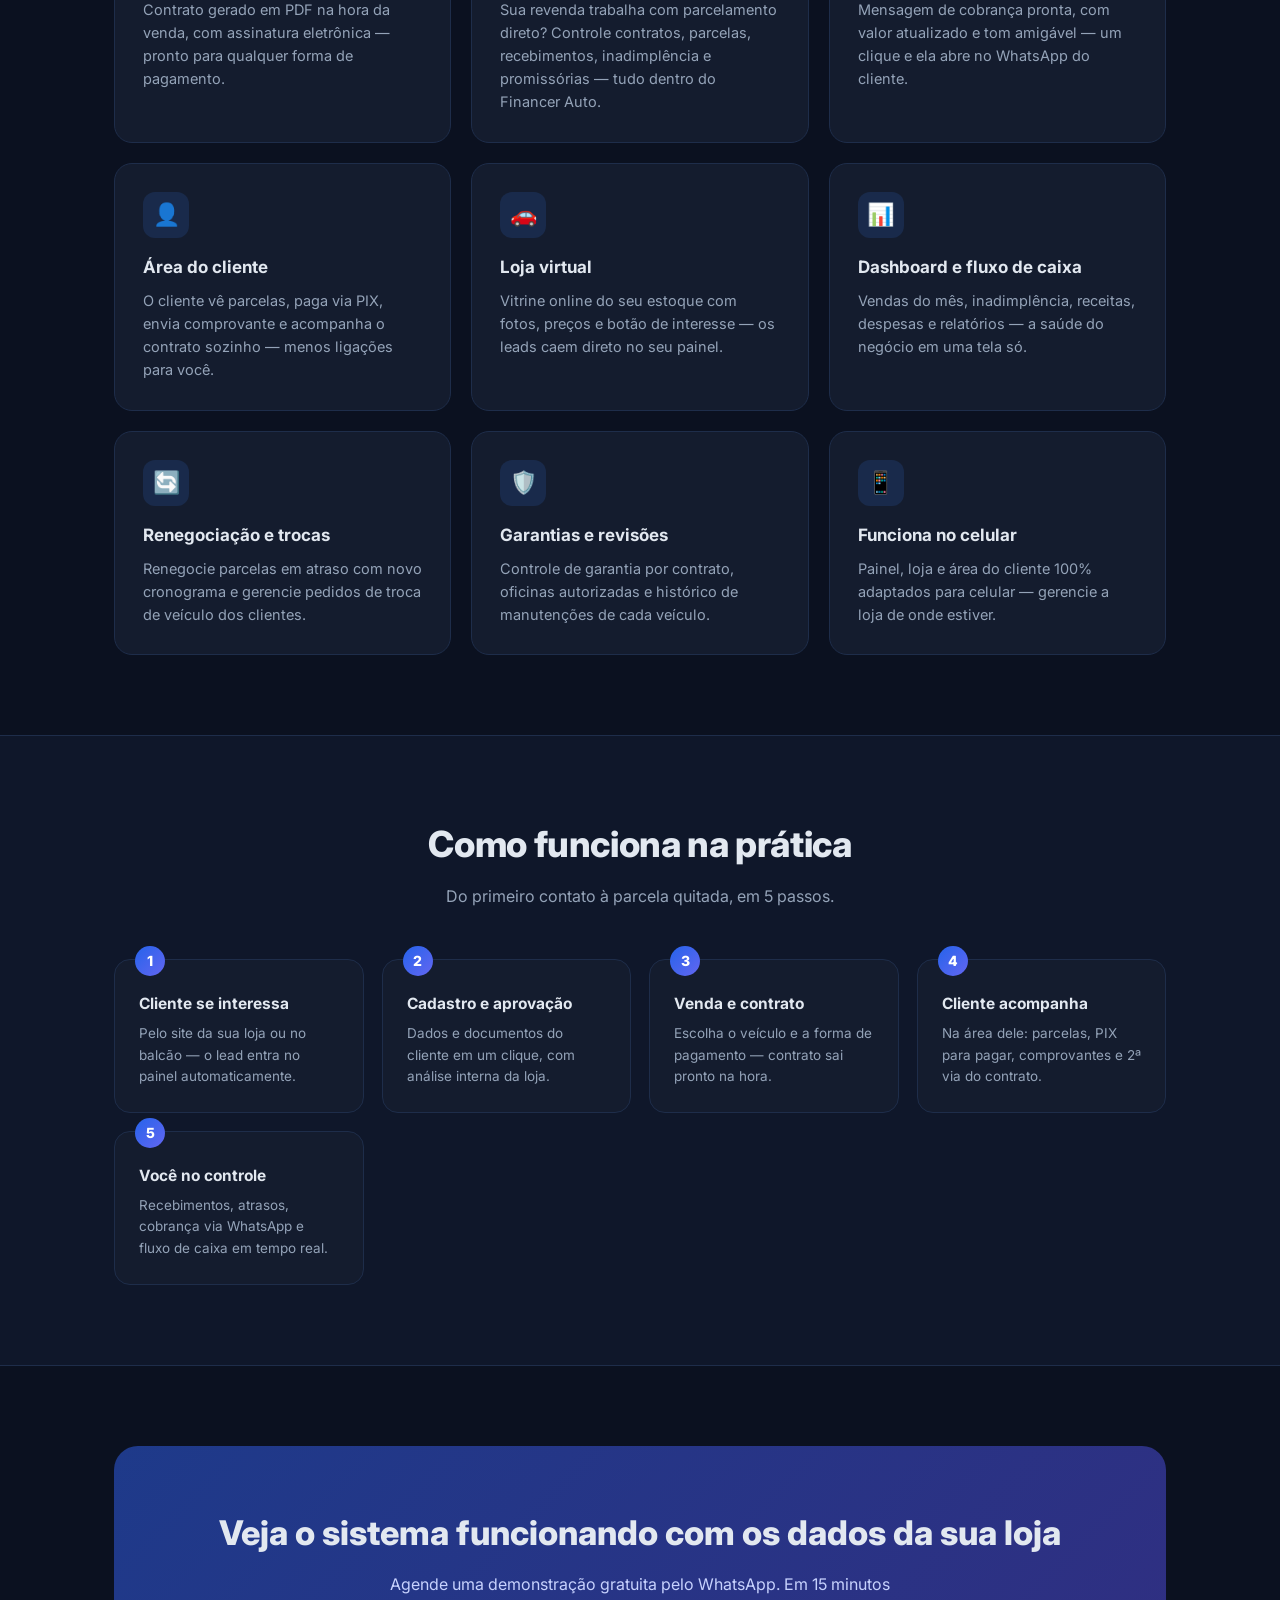
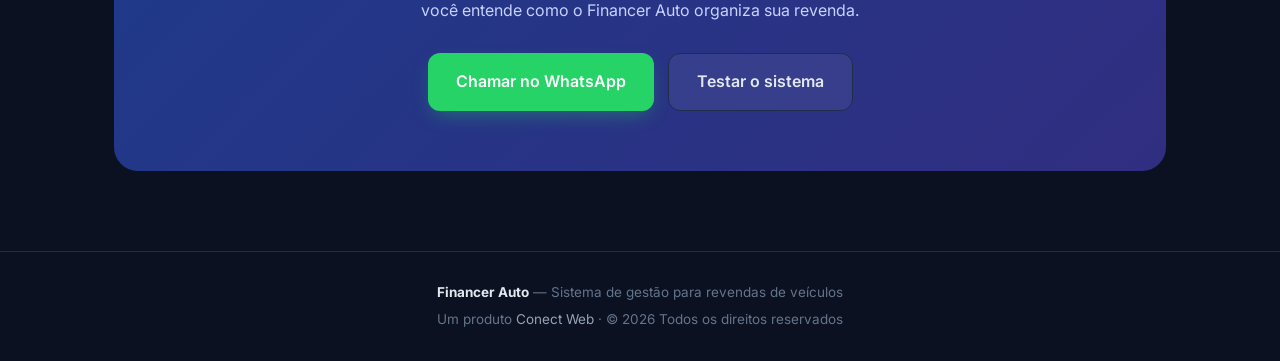
<file: financer-auto/index.html>
<!DOCTYPE html>
<html lang="pt-BR">
<head>
<meta charset="UTF-8">
<meta name="viewport" content="width=device-width, initial-scale=1.0">
<title>Financer Auto — Sistema de gestão para revendas de veículos</title>
<meta name="description" content="Sistema completo de gestão para revendas de veículos: leads, clientes, veículos, contratos, recebimentos, fluxo de caixa e financiamento próprio.">
<link rel="preconnect" href="https://fonts.googleapis.com">
<link href="https://fonts.googleapis.com/css2?family=Inter:wght@400;500;600;700;800&display=swap" rel="stylesheet">
<style>
  :root{
    --bg:#0b1120; --bg2:#0f172a; --card:#141c2e; --border:#1e2d4a;
    --txt:#e2e8f0; --txt2:#94a3b8; --muted:#64748b;
    --accent:#3b82f6; --accent2:#6366f1; --green:#10b981; --whats:#25D366;
    --grad:linear-gradient(135deg,#2563eb,#6366f1);
  }
  *{margin:0;padding:0;box-sizing:border-box}
  html{scroll-behavior:smooth}
  body{font-family:'Inter',-apple-system,sans-serif;background:var(--bg);color:var(--txt);line-height:1.6;font-size:16px}
  a{text-decoration:none;color:inherit}
  .container{max-width:1100px;margin:0 auto;padding:0 24px}

  /* Header */
  header{position:sticky;top:0;z-index:50;background:rgba(11,17,32,.85);backdrop-filter:blur(12px);border-bottom:1px solid var(--border)}
  .nav{display:flex;align-items:center;justify-content:space-between;padding:14px 0}
  .logo{display:flex;align-items:center;gap:10px;font-weight:800;font-size:18px}
  .logo-icon{width:36px;height:36px;border-radius:10px;background:var(--grad);display:flex;align-items:center;justify-content:center;font-size:18px}
  .nav-cta{display:flex;gap:10px}
  .btn{display:inline-flex;align-items:center;gap:8px;padding:12px 22px;border-radius:12px;font-weight:600;font-size:15px;transition:transform .15s,filter .15s;cursor:pointer;border:none}
  .btn:hover{filter:brightness(1.1)}
  .btn:active{transform:scale(.97)}
  .btn-primary{background:var(--grad);color:#fff;box-shadow:0 8px 20px -6px rgba(37,99,235,.45)}
  .btn-ghost{background:rgba(255,255,255,.06);color:var(--txt);border:1px solid var(--border)}
  .btn-whats{background:var(--whats);color:#fff;box-shadow:0 8px 20px -6px rgba(37,211,102,.4)}
  .btn-lg{padding:15px 28px;font-size:16px}

  /* Hero */
  .hero{padding:90px 0 70px;text-align:center;position:relative;overflow:hidden;background:linear-gradient(135deg,#0f172a 0%,#1e293b 55%,#0f2044 100%)}
  .hero::before,.hero::after{content:"";position:absolute;border-radius:50%;opacity:.12;pointer-events:none}
  .hero::before{width:480px;height:480px;background:radial-gradient(circle,#3b82f6,transparent 70%);top:-200px;left:8%}
  .hero::after{width:560px;height:560px;background:radial-gradient(circle,#6366f1,transparent 70%);bottom:-260px;right:5%}
  .badge{display:inline-flex;align-items:center;gap:8px;padding:7px 18px;border-radius:999px;font-size:13px;font-weight:600;background:rgba(59,130,246,.15);border:1px solid rgba(59,130,246,.3);color:#60a5fa;margin-bottom:24px}
  h1{font-size:clamp(32px,5.5vw,54px);font-weight:800;line-height:1.15;letter-spacing:-.02em;margin-bottom:18px}
  .grad-text{background:linear-gradient(135deg,#60a5fa,#a78bfa);-webkit-background-clip:text;-webkit-text-fill-color:transparent}
  .hero p{color:var(--txt2);font-size:18px;max-width:640px;margin:0 auto 36px}
  .hero-btns{display:flex;gap:14px;justify-content:center;flex-wrap:wrap;position:relative;z-index:1}
  .hero-note{margin-top:18px;font-size:13px;color:var(--muted)}

  /* Sections */
  section{padding:80px 0}
  .section-title{text-align:center;margin-bottom:50px}
  .section-title h2{font-size:clamp(26px,4vw,36px);font-weight:800;letter-spacing:-.01em;margin-bottom:10px}
  .section-title p{color:var(--txt2);max-width:560px;margin:0 auto}

  /* Features grid */
  .grid{display:grid;grid-template-columns:repeat(auto-fit,minmax(290px,1fr));gap:20px}
  .card{background:var(--card);border:1px solid var(--border);border-radius:18px;padding:28px;transition:transform .2s,border-color .2s}
  .card:hover{transform:translateY(-3px);border-color:rgba(59,130,246,.4)}
  .card .icon{width:46px;height:46px;border-radius:12px;display:flex;align-items:center;justify-content:center;font-size:22px;margin-bottom:16px;background:rgba(59,130,246,.14)}
  .card h3{font-size:17px;font-weight:700;margin-bottom:8px}
  .card p{color:var(--txt2);font-size:14.5px}

  /* Dor / solução */
  .pain{background:var(--bg2);border-top:1px solid var(--border);border-bottom:1px solid var(--border)}
  .pain-list{display:grid;grid-template-columns:repeat(auto-fit,minmax(290px,1fr));gap:16px;max-width:900px;margin:0 auto}
  .pain-item{display:flex;gap:14px;align-items:flex-start;background:var(--card);border:1px solid var(--border);border-radius:14px;padding:18px 20px}
  .pain-item .x{color:#f87171;font-weight:800;font-size:18px;flex-shrink:0}
  .pain-item .v{color:var(--green);font-weight:800;font-size:18px;flex-shrink:0}
  .pain-item p{font-size:14.5px;color:var(--txt2)}
  .pain-item p strong{color:var(--txt)}

  /* Como funciona */
  .steps{display:grid;grid-template-columns:repeat(auto-fit,minmax(220px,1fr));gap:18px;counter-reset:step}
  .step{background:var(--card);border:1px solid var(--border);border-radius:16px;padding:24px;position:relative}
  .step::before{counter-increment:step;content:counter(step);position:absolute;top:-14px;left:20px;width:30px;height:30px;border-radius:50%;background:var(--grad);display:flex;align-items:center;justify-content:center;font-weight:800;font-size:14px;color:#fff}
  .step h3{font-size:15.5px;font-weight:700;margin:8px 0 6px}
  .step p{font-size:13.5px;color:var(--txt2)}

  /* CTA final */
  .cta{background:linear-gradient(135deg,#1e3a8a 0%,#312e81 100%);border-radius:24px;padding:60px 30px;text-align:center;position:relative;overflow:hidden}
  .cta h2{font-size:clamp(24px,4vw,34px);font-weight:800;margin-bottom:12px}
  .cta p{color:#c7d2fe;margin-bottom:30px;max-width:520px;margin-left:auto;margin-right:auto}

  footer{border-top:1px solid var(--border);padding:30px 0;text-align:center;color:var(--muted);font-size:13.5px}
  footer a{color:var(--txt2)}

  /* WhatsApp float */
  .whats-float{position:fixed;bottom:22px;right:22px;width:58px;height:58px;border-radius:50%;background:var(--whats);display:flex;align-items:center;justify-content:center;box-shadow:0 8px 24px rgba(37,211,102,.45);z-index:60;transition:transform .15s}
  .whats-float:hover{transform:scale(1.07)}
  .whats-float svg{width:30px;height:30px;fill:#fff}

  @media(max-width:640px){
    .nav-cta .btn-ghost{display:none}
    section{padding:60px 0}
    .hero{padding:60px 0 50px}
  }
</style>
</head>
<body>

<header>
  <div class="container nav">
    <div class="logo"><span class="logo-icon">🚗</span> Financer Auto</div>
    <div class="nav-cta">
      <a class="btn btn-ghost" id="btn-sistema-nav" href="#" target="_blank">Acessar sistema</a>
      <a class="btn btn-primary" href="#demo">Solicitar demonstração</a>
    </div>
  </div>
</header>

<!-- HERO -->
<div class="hero">
  <div class="container">
    <div class="badge">✦ Feito para revendas de veículos</div>
    <h1>Sua revenda organizada<br><span class="grad-text">do lead à venda</span></h1>
    <p>Gerencie veículos, clientes, negociações, contratos, recebimentos e opções de financiamento em um só sistema.</p>
    <div class="hero-btns">
      <a class="btn btn-whats btn-lg" id="btn-whats-hero" href="#" target="_blank">
        <svg viewBox="0 0 24 24" width="20" height="20" fill="#fff"><path d="M17.472 14.382c-.297-.149-1.758-.867-2.03-.967-.273-.099-.471-.148-.67.15-.197.297-.767.966-.94 1.164-.173.199-.347.223-.644.075-.297-.15-1.255-.463-2.39-1.475-.883-.788-1.48-1.761-1.653-2.059-.173-.297-.018-.458.13-.606.134-.133.298-.347.446-.52.149-.174.198-.298.298-.497.099-.198.05-.371-.025-.52-.075-.149-.669-1.612-.916-2.207-.242-.579-.487-.5-.669-.51-.173-.008-.371-.01-.57-.01-.198 0-.52.074-.792.372-.272.297-1.04 1.016-1.04 2.479 0 1.462 1.065 2.875 1.213 3.074.149.198 2.096 3.2 5.077 4.487.709.306 1.262.489 1.694.625.712.227 1.36.195 1.871.118.571-.085 1.758-.719 2.006-1.413.248-.694.248-1.289.173-1.413-.074-.124-.272-.198-.57-.347m-5.421 7.403h-.004a9.87 9.87 0 01-5.031-1.378l-.361-.214-3.741.982.998-3.648-.235-.374a9.86 9.86 0 01-1.51-5.26c.001-5.45 4.436-9.884 9.888-9.884 2.64 0 5.122 1.03 6.988 2.898a9.825 9.825 0 012.893 6.994c-.003 5.45-4.437 9.884-9.885 9.884m8.413-18.297A11.815 11.815 0 0012.05 0C5.495 0 .16 5.335.157 11.892c0 2.096.547 4.142 1.588 5.945L.057 24l6.305-1.654a11.882 11.882 0 005.683 1.448h.005c6.554 0 11.89-5.335 11.893-11.893a11.821 11.821 0 00-3.48-8.413z"/></svg>
        Agendar demonstração gratuita
      </a>
      <a class="btn btn-ghost btn-lg" id="btn-sistema-hero" href="#" target="_blank">Ver o sistema funcionando</a>
    </div>
    <p class="hero-note">Sem instalação · Funciona no celular · Demonstração sem compromisso</p>
  </div>
</div>

<!-- DOR -->
<section class="pain">
  <div class="container">
    <div class="section-title">
      <h2>Sua loja ainda controla tudo no caderno ou na planilha?</h2>
      <p>Muita revenda ainda conhece bem esses problemas:</p>
    </div>
    <div class="pain-list">
      <div class="pain-item"><span class="x">✕</span><p><strong>Parcela vencida que ninguém percebeu</strong> — e o prejuízo só aparece meses depois.</p></div>
      <div class="pain-item"><span class="x">✕</span><p><strong>Contrato de papel perdido</strong> ou rasgado na hora que mais precisa dele.</p></div>
      <div class="pain-item"><span class="x">✕</span><p><strong>Cliente liga perguntando quanto deve</strong> e você tem que parar tudo para calcular juros e multa.</p></div>
      <div class="pain-item"><span class="x">✕</span><p><strong>Sem visão do negócio</strong> — quanto entrou no mês, quem está atrasado, quanto tem a receber.</p></div>
      <div class="pain-item"><span class="v">✓</span><p><strong>Com o Financer Auto</strong>, tudo isso fica organizado, automático e acessível do seu celular.</p></div>
      <div class="pain-item"><span class="v">✓</span><p><strong>O cliente se vira sozinho</strong> — consulta parcelas, envia comprovante e acompanha o contrato pela área dele.</p></div>
    </div>
  </div>
</section>

<!-- FUNCIONALIDADES -->
<section id="recursos">
  <div class="container">
    <div class="section-title">
      <h2>Tudo que sua revenda precisa</h2>
      <p>Do anúncio do veículo até a última parcela paga.</p>
    </div>
    <div class="grid">
      <div class="card"><div class="icon">📄</div><h3>Contratos digitais</h3><p>Contrato gerado em PDF na hora da venda, com assinatura eletrônica — pronto para qualquer forma de pagamento.</p></div>
      <div class="card"><div class="icon">💰</div><h3>Financiamento próprio</h3><p>Sua revenda trabalha com parcelamento direto? Controle contratos, parcelas, recebimentos, inadimplência e promissórias — tudo dentro do Financer Auto.</p></div>
      <div class="card"><div class="icon">💬</div><h3>Cobrança via WhatsApp</h3><p>Mensagem de cobrança pronta, com valor atualizado e tom amigável — um clique e ela abre no WhatsApp do cliente.</p></div>
      <div class="card"><div class="icon">👤</div><h3>Área do cliente</h3><p>O cliente vê parcelas, paga via PIX, envia comprovante e acompanha o contrato sozinho — menos ligações para você.</p></div>
      <div class="card"><div class="icon">🚗</div><h3>Loja virtual</h3><p>Vitrine online do seu estoque com fotos, preços e botão de interesse — os leads caem direto no seu painel.</p></div>
      <div class="card"><div class="icon">📊</div><h3>Dashboard e fluxo de caixa</h3><p>Vendas do mês, inadimplência, receitas, despesas e relatórios — a saúde do negócio em uma tela só.</p></div>
      <div class="card"><div class="icon">🔄</div><h3>Renegociação e trocas</h3><p>Renegocie parcelas em atraso com novo cronograma e gerencie pedidos de troca de veículo dos clientes.</p></div>
      <div class="card"><div class="icon">🛡️</div><h3>Garantias e revisões</h3><p>Controle de garantia por contrato, oficinas autorizadas e histórico de manutenções de cada veículo.</p></div>
      <div class="card"><div class="icon">📱</div><h3>Funciona no celular</h3><p>Painel, loja e área do cliente 100% adaptados para celular — gerencie a loja de onde estiver.</p></div>
    </div>
  </div>
</section>

<!-- COMO FUNCIONA -->
<section class="pain" id="como-funciona">
  <div class="container">
    <div class="section-title">
      <h2>Como funciona na prática</h2>
      <p>Do primeiro contato à parcela quitada, em 5 passos.</p>
    </div>
    <div class="steps">
      <div class="step"><h3>Cliente se interessa</h3><p>Pelo site da sua loja ou no balcão — o lead entra no painel automaticamente.</p></div>
      <div class="step"><h3>Cadastro e aprovação</h3><p>Dados e documentos do cliente em um clique, com análise interna da loja.</p></div>
      <div class="step"><h3>Venda e contrato</h3><p>Escolha o veículo e a forma de pagamento — contrato sai pronto na hora.</p></div>
      <div class="step"><h3>Cliente acompanha</h3><p>Na área dele: parcelas, PIX para pagar, comprovantes e 2ª via do contrato.</p></div>
      <div class="step"><h3>Você no controle</h3><p>Recebimentos, atrasos, cobrança via WhatsApp e fluxo de caixa em tempo real.</p></div>
    </div>
  </div>
</section>

<!-- CTA FINAL -->
<section id="demo">
  <div class="container">
    <div class="cta">
      <h2>Veja o sistema funcionando com os dados da sua loja</h2>
      <p>Agende uma demonstração gratuita pelo WhatsApp. Em 15 minutos você entende como o Financer Auto organiza sua revenda.</p>
      <div class="hero-btns">
        <a class="btn btn-whats btn-lg" id="btn-whats-cta" href="#" target="_blank">Chamar no WhatsApp</a>
        <a class="btn btn-ghost btn-lg" id="btn-sistema-cta" href="#" target="_blank">Testar o sistema</a>
      </div>
    </div>
  </div>
</section>

<footer>
  <div class="container">
    <p><strong style="color:var(--txt)">Financer Auto</strong> — Sistema de gestão para revendas de veículos</p>
    <p style="margin-top:6px">Um produto <a href="https://conectweb.online" target="_blank">Conect Web</a> · © <span id="year"></span> Todos os direitos reservados</p>
  </div>
</footer>

<a class="whats-float" id="btn-whats-float" href="#" target="_blank" aria-label="Falar no WhatsApp">
  <svg viewBox="0 0 24 24"><path d="M17.472 14.382c-.297-.149-1.758-.867-2.03-.967-.273-.099-.471-.148-.67.15-.197.297-.767.966-.94 1.164-.173.199-.347.223-.644.075-.297-.15-1.255-.463-2.39-1.475-.883-.788-1.48-1.761-1.653-2.059-.173-.297-.018-.458.13-.606.134-.133.298-.347.446-.52.149-.174.198-.298.298-.497.099-.198.05-.371-.025-.52-.075-.149-.669-1.612-.916-2.207-.242-.579-.487-.5-.669-.51-.173-.008-.371-.01-.57-.01-.198 0-.52.074-.792.372-.272.297-1.04 1.016-1.04 2.479 0 1.462 1.065 2.875 1.213 3.074.149.198 2.096 3.2 5.077 4.487.709.306 1.262.489 1.694.625.712.227 1.36.195 1.871.118.571-.085 1.758-.719 2.006-1.413.248-.694.248-1.289.173-1.413-.074-.124-.272-.198-.57-.347m-5.421 7.403h-.004a9.87 9.87 0 01-5.031-1.378l-.361-.214-3.741.982.998-3.648-.235-.374a9.86 9.86 0 01-1.51-5.26c.001-5.45 4.436-9.884 9.888-9.884 2.64 0 5.122 1.03 6.988 2.898a9.825 9.825 0 012.893 6.994c-.003 5.45-4.437 9.884-9.885 9.884m8.413-18.297A11.815 11.815 0 0012.05 0C5.495 0 .16 5.335.157 11.892c0 2.096.547 4.142 1.588 5.945L.057 24l6.305-1.654a11.882 11.882 0 005.683 1.448h.005c6.554 0 11.89-5.335 11.893-11.893a11.821 11.821 0 00-3.48-8.413z"/></svg>
</a>

<script>
  /* ════════════════ CONFIGURE AQUI ════════════════ */
  var WHATSAPP = "5514996447132";  // WhatsApp com DDI+DDD
  var SISTEMA_URL = "https://financer-auto.vercel.app/loja"; // URL do sistema publicado
  /* ════════════════════════════════════════════════ */

  var msg = encodeURIComponent("Olá! Vi o site do Financer Auto e quero agendar uma demonstração gratuita.");
  var wa = "https://wa.me/" + WHATSAPP + "?text=" + msg;
  ["btn-whats-hero","btn-whats-cta","btn-whats-float"].forEach(function(id){
    var el = document.getElementById(id); if (el) el.href = wa;
  });
  ["btn-sistema-nav","btn-sistema-hero","btn-sistema-cta"].forEach(function(id){
    var el = document.getElementById(id); if (el) el.href = SISTEMA_URL;
  });
  document.getElementById("year").textContent = new Date().getFullYear();
</script>
</body>
</html>
</file>
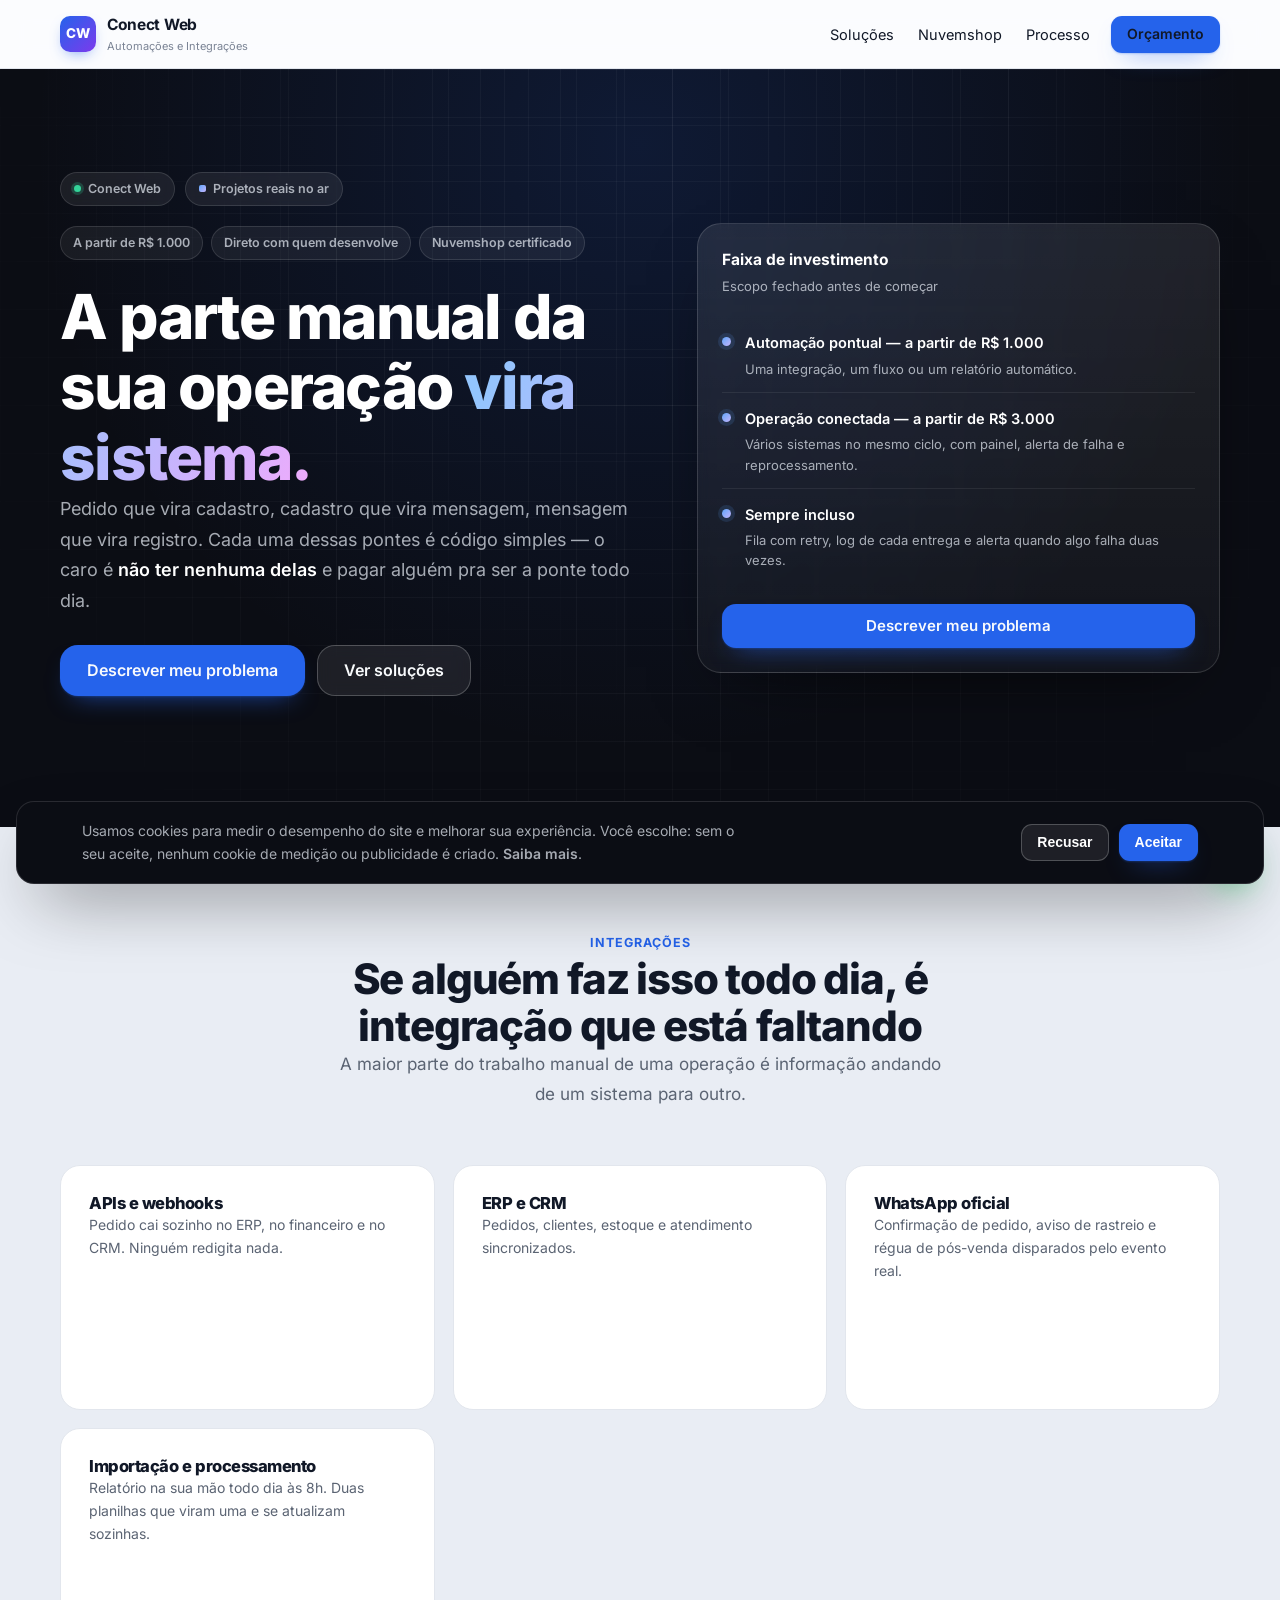
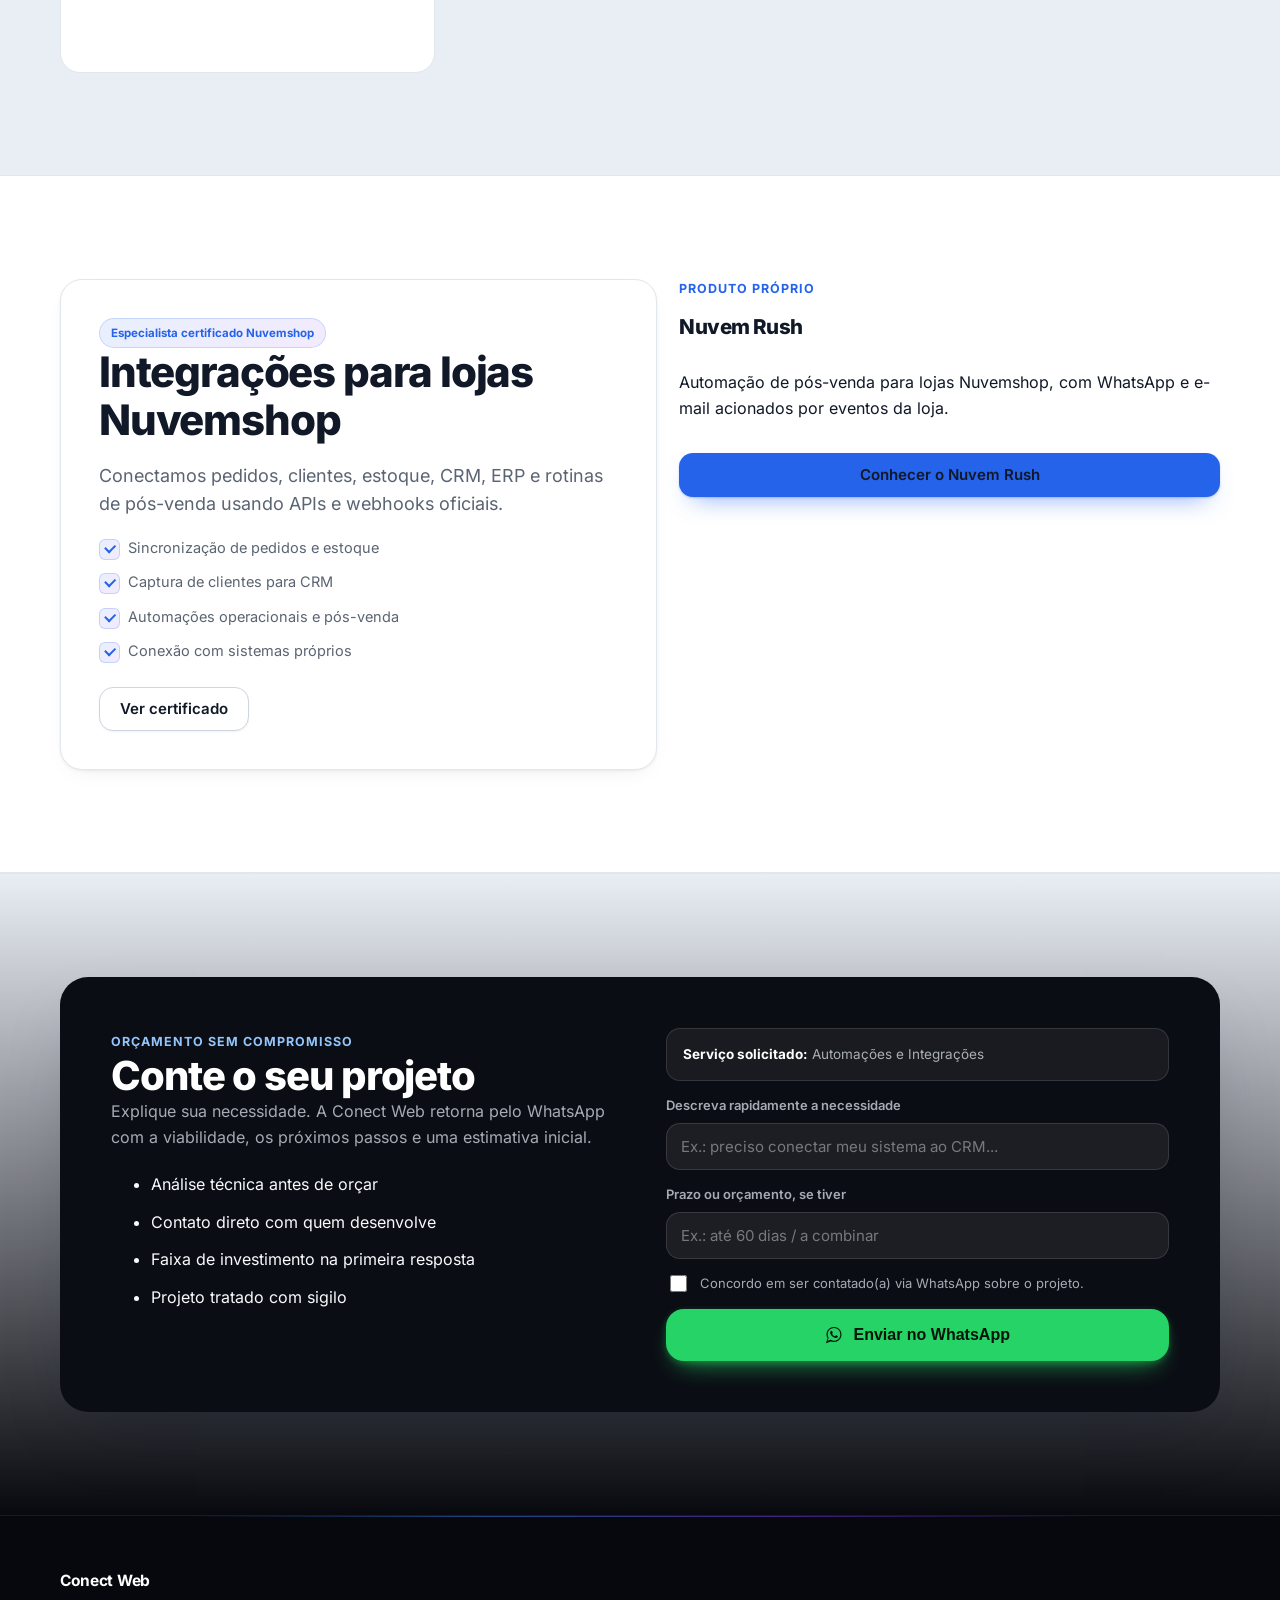
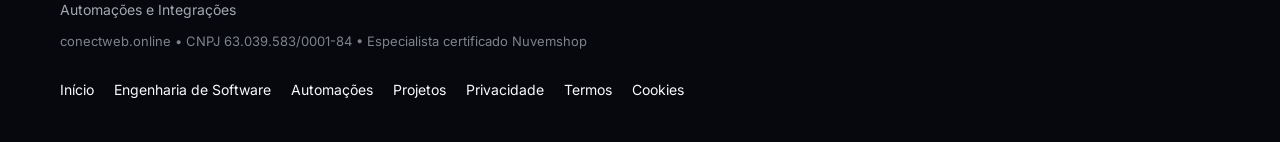
<file: integracao-de-sistemas/index.html>
<!DOCTYPE html><html lang="pt-BR" class="no-js"><head><meta charset="utf-8"><meta name="viewport" content="width=device-width,initial-scale=1"><script>document.documentElement.classList.remove('no-js');document.documentElement.classList.add('js')</script><title>Automações e Integrações | Conect Web</title><meta name="description" content="Esta página foi movida para Automações e Integrações."><link rel="canonical" href="https://conectweb.online/automacoes-e-integracoes/"><meta property="og:type" content="website"><meta property="og:locale" content="pt_BR"><meta property="og:site_name" content="Conect Web"><meta property="og:title" content="Automações e Integrações | Conect Web"><meta property="og:description" content="Esta página foi movida para Automações e Integrações."><meta property="og:url" content="https://conectweb.online/automacoes-e-integracoes/"><meta property="og:image" content="https://conectweb.online/og.png"><link rel="icon" href="/favicon.png"><link rel="apple-touch-icon" href="/apple-touch-icon.png"><link rel="stylesheet" href="/styles.css?v=19"><script src="/consent.js?v=2" defer></script></head><meta http-equiv="refresh" content="0;url=/automacoes-e-integracoes/"><body><p>Esta página mudou. <a href="/automacoes-e-integracoes/">Acessar Automações e Integrações</a>.</p></body></html>
</file>
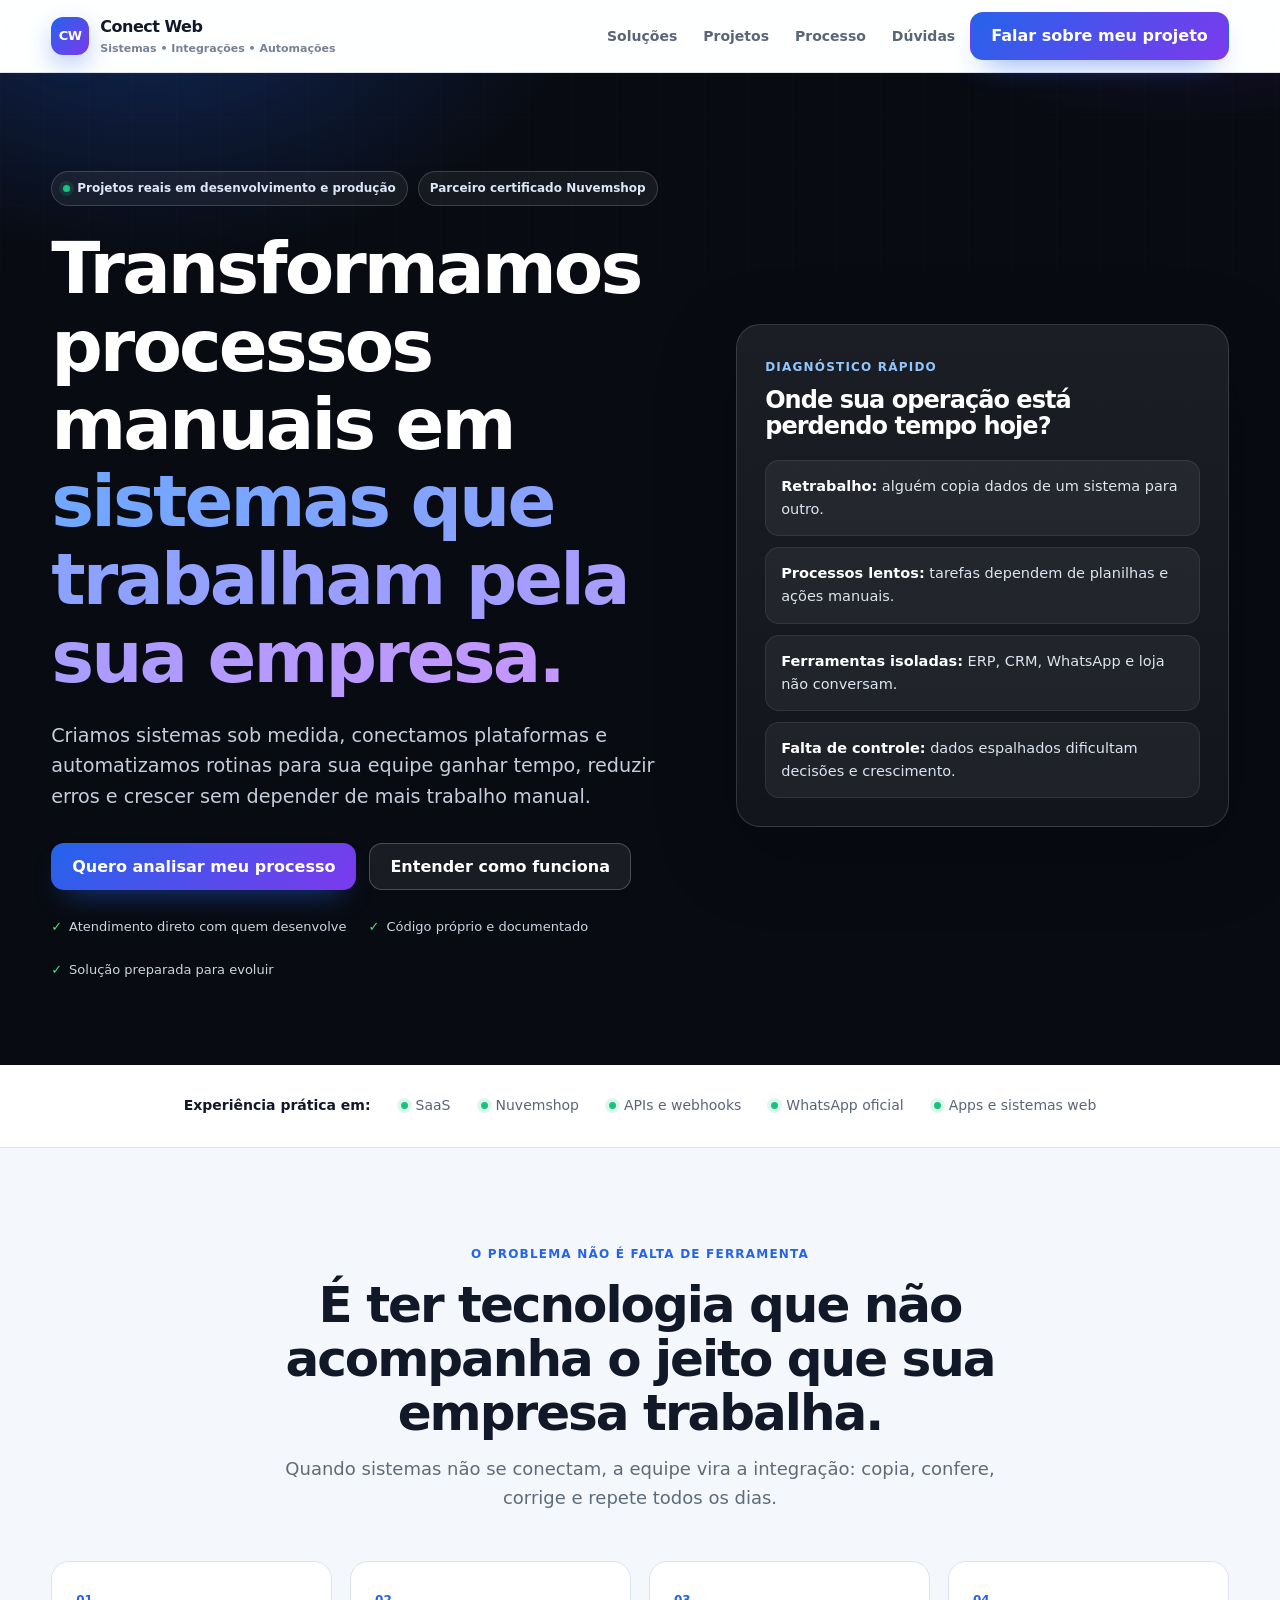
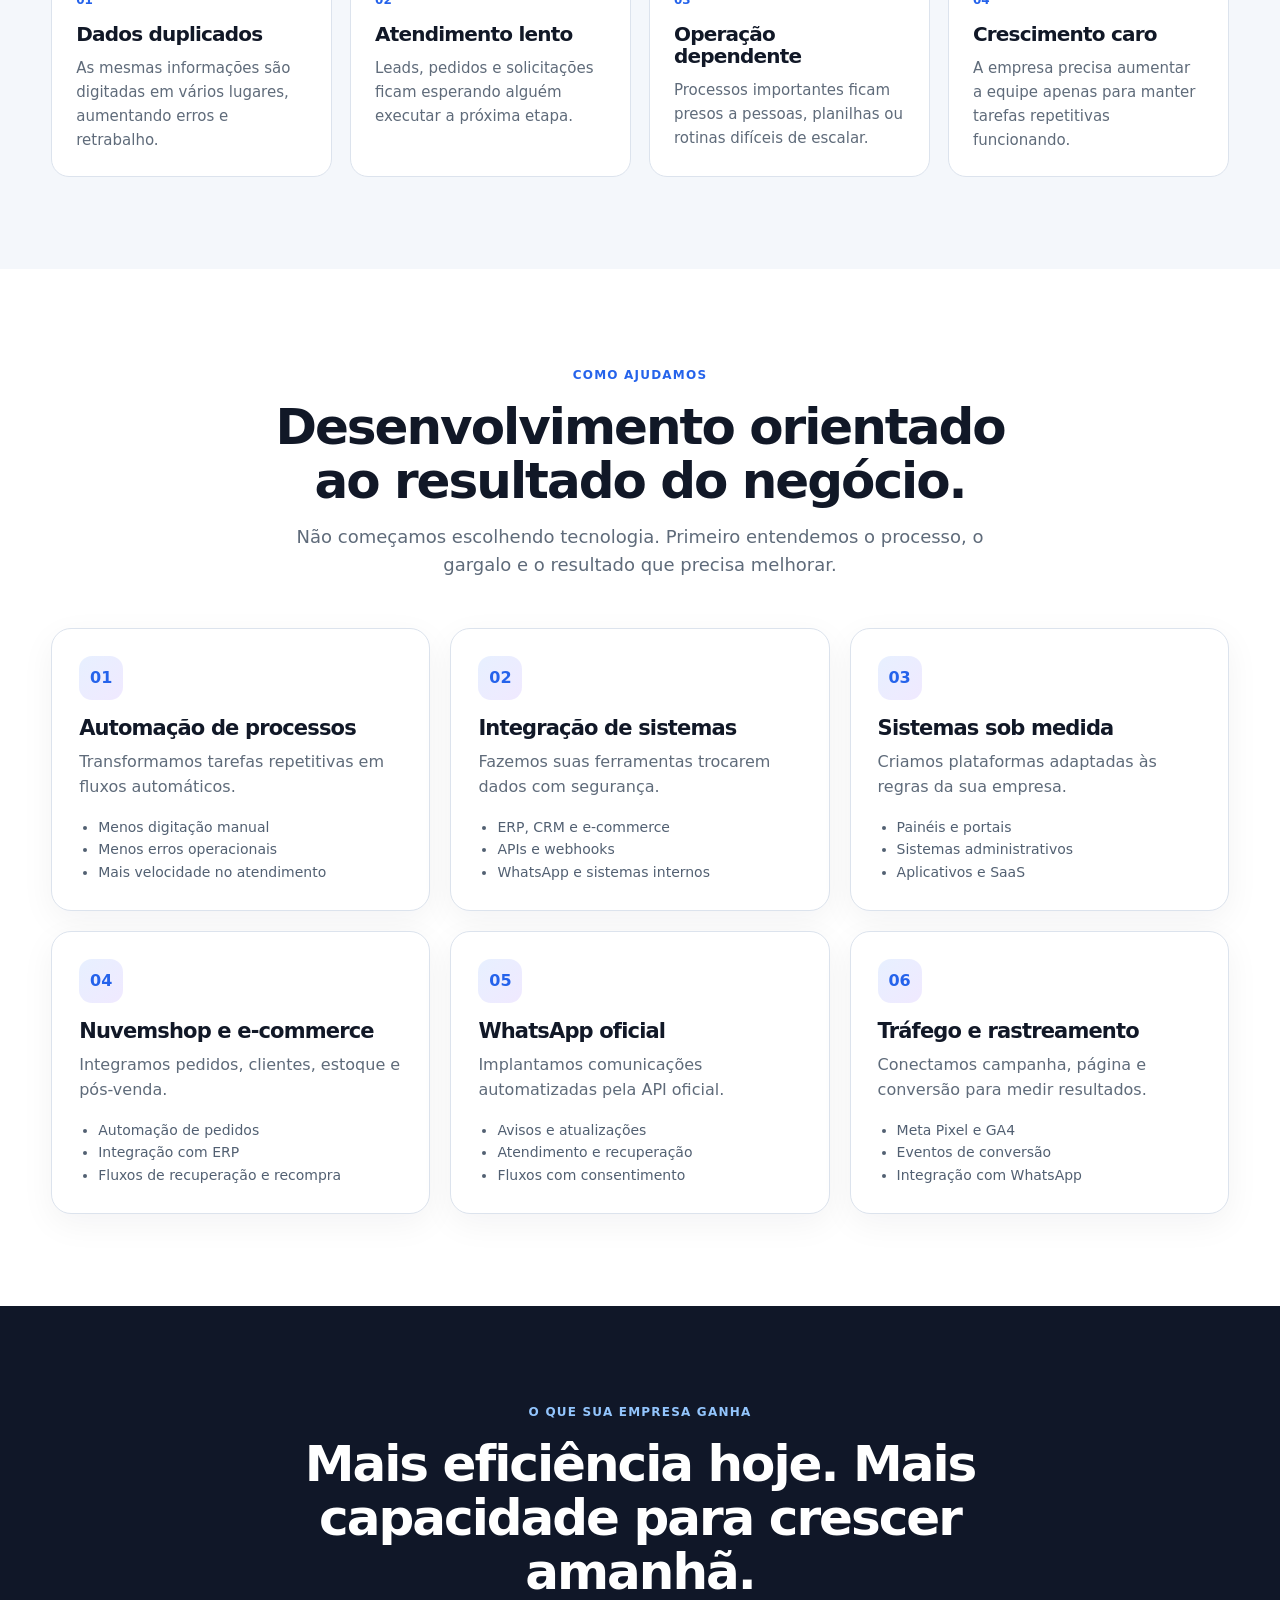
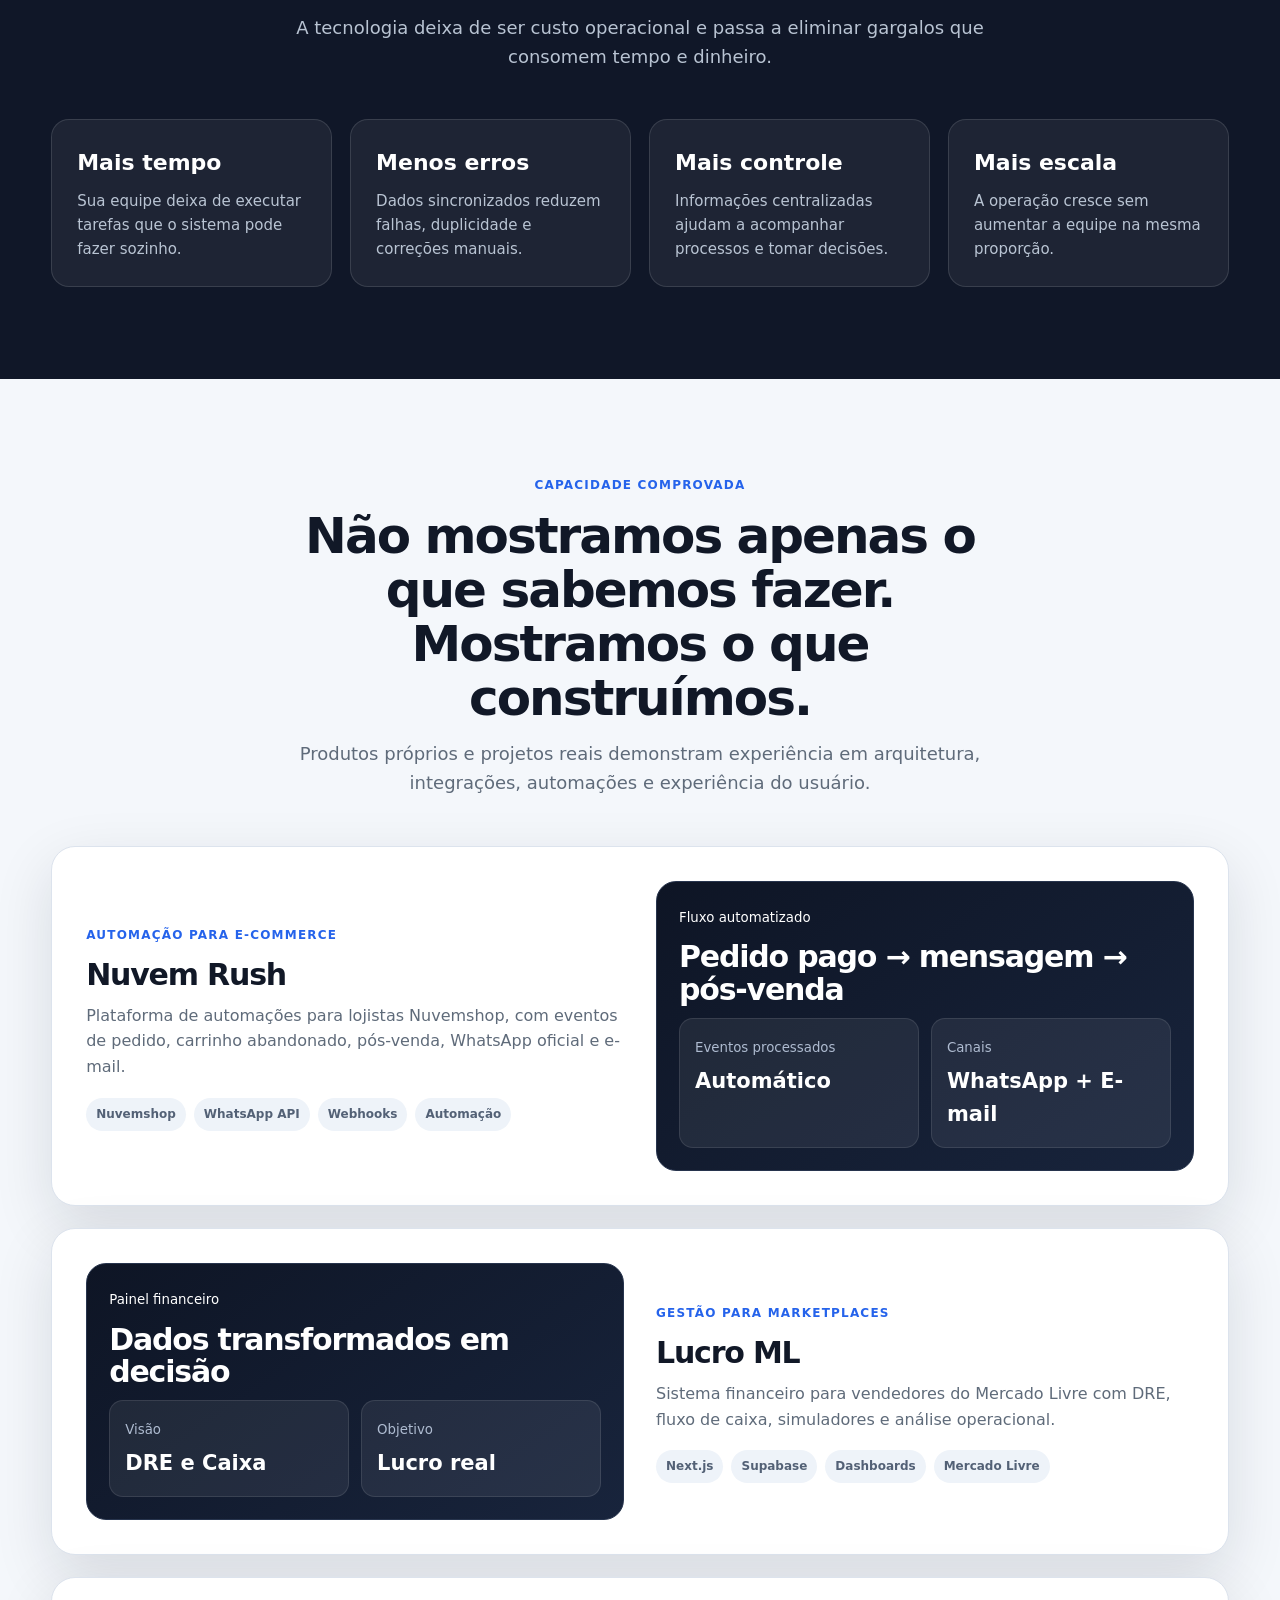
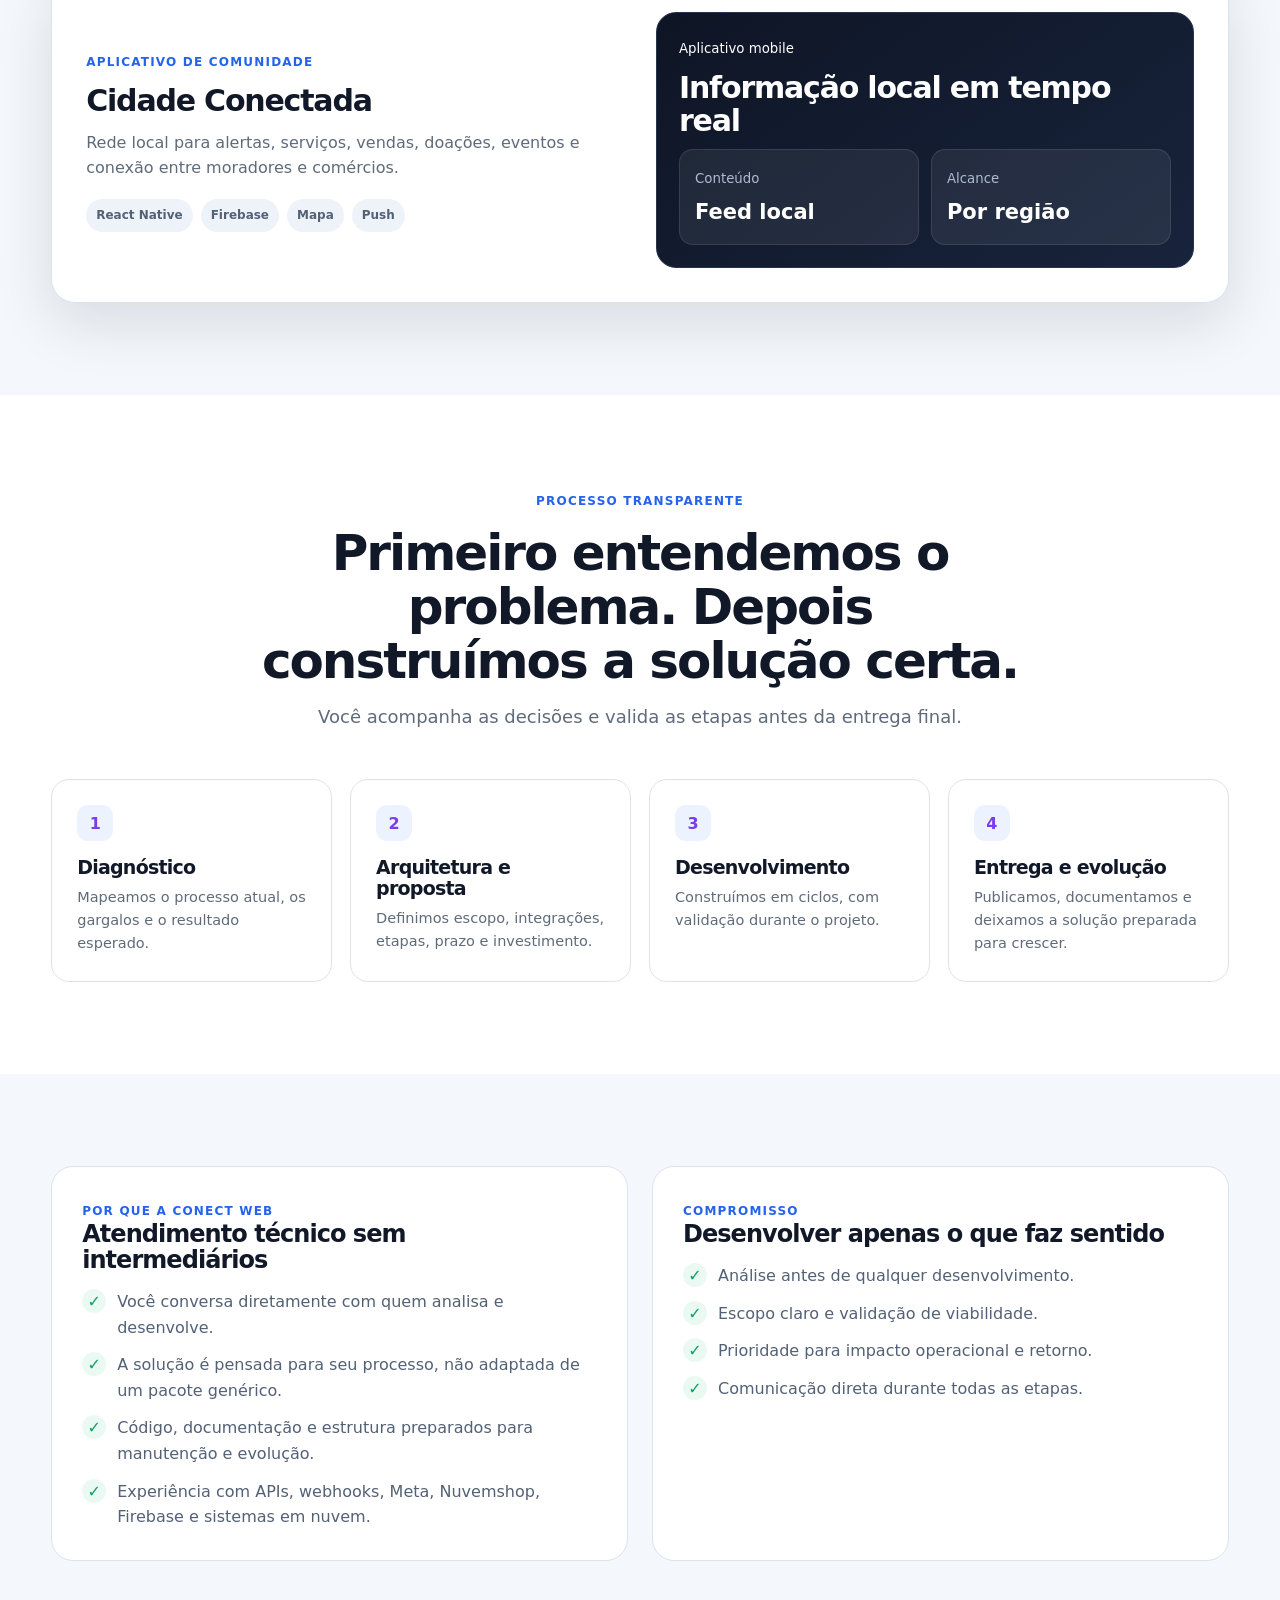
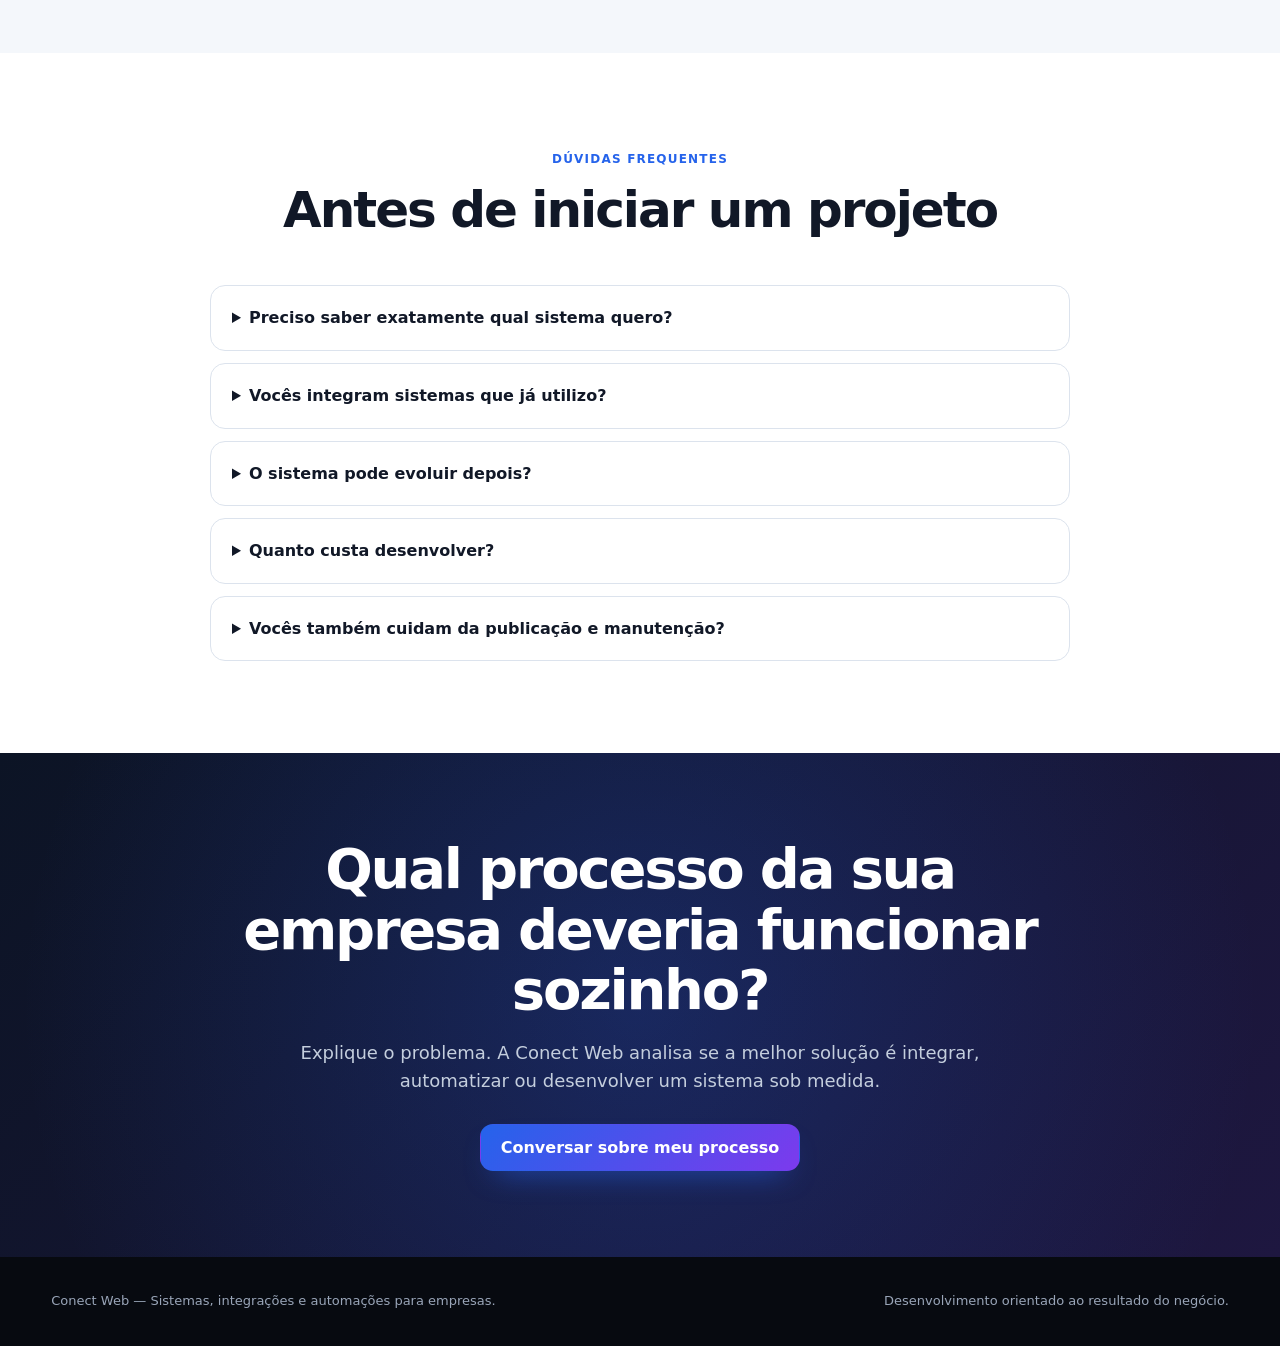
<file: preview/index.html>
<!doctype html>
<html lang="pt-BR">
<head>
  <meta charset="utf-8">
  <meta name="viewport" content="width=device-width,initial-scale=1">
  <meta name="theme-color" content="#080b12">
  <title>Conect Web | Sistemas, Integrações e Automações para Empresas</title>
  <meta name="description" content="Criamos sistemas sob medida, conectamos plataformas e automatizamos processos para reduzir retrabalho, erros e tarefas manuais.">
  <style>
    :root{--ink:#0b1020;--dark:#080b12;--dark2:#101728;--paper:#f4f7fb;--white:#fff;--text:#111827;--muted:#5f6b7a;--line:#dce3ed;--blue:#2563eb;--blue2:#60a5fa;--violet:#7c3aed;--green:#19c37d;--shadow:0 20px 60px rgba(15,23,42,.12);--max:1180px}
    *{box-sizing:border-box}html{scroll-behavior:smooth}body{margin:0;font-family:Inter,ui-sans-serif,system-ui,-apple-system,"Segoe UI",Roboto,Arial,sans-serif;background:var(--paper);color:var(--text);line-height:1.6;-webkit-font-smoothing:antialiased}a{color:inherit;text-decoration:none}.container{width:min(var(--max),92%);margin:auto}.top{position:sticky;top:0;z-index:30;background:rgba(255,255,255,.9);backdrop-filter:blur(16px);border-bottom:1px solid rgba(220,227,237,.9)}.topin{height:72px;display:flex;align-items:center;justify-content:space-between;gap:24px}.brand{display:flex;align-items:center;gap:11px;font-weight:850;letter-spacing:-.03em}.logo{width:38px;height:38px;border-radius:12px;display:grid;place-items:center;color:#fff;background:linear-gradient(135deg,var(--blue),var(--violet));box-shadow:0 10px 24px rgba(37,99,235,.3);font-size:13px}.brand small{display:block;color:#778195;font-size:11px;font-weight:600;letter-spacing:0}.nav{display:flex;align-items:center;gap:4px}.nav>a:not(.btn){font-size:14px;font-weight:650;color:#596579;padding:9px 11px;border-radius:9px}.nav>a:not(.btn):hover{background:#eef2f7;color:#111827}.btn{display:inline-flex;align-items:center;justify-content:center;gap:9px;padding:13px 20px;border-radius:13px;border:1px solid transparent;font-weight:780;line-height:1.2;transition:.2s ease}.btn:hover{transform:translateY(-1px)}.btn-primary{color:#fff;background:linear-gradient(135deg,var(--blue),var(--violet));box-shadow:0 14px 30px -16px rgba(37,99,235,.9)}.btn-outline{color:#fff;border-color:rgba(255,255,255,.22);background:rgba(255,255,255,.07)}.btn-light{background:#fff;border-color:var(--line);color:var(--text)}.hero{position:relative;overflow:hidden;color:#fff;background:var(--dark);padding:98px 0 84px}.hero:before{content:"";position:absolute;inset:-30% -10% 0;background:radial-gradient(650px 380px at 18% 18%,rgba(37,99,235,.30),transparent 65%),radial-gradient(600px 360px at 85% 10%,rgba(124,58,237,.25),transparent 62%)}.hero:after{content:"";position:absolute;inset:0;opacity:.18;background-image:linear-gradient(rgba(255,255,255,.06) 1px,transparent 1px),linear-gradient(90deg,rgba(255,255,255,.06) 1px,transparent 1px);background-size:44px 44px;mask-image:linear-gradient(to bottom,#000,transparent 85%)}.hero-grid{position:relative;z-index:1;display:grid;grid-template-columns:1.12fr .88fr;gap:58px;align-items:center}.badges{display:flex;gap:10px;flex-wrap:wrap;margin-bottom:24px}.badge{display:inline-flex;align-items:center;gap:7px;padding:7px 11px;border-radius:999px;border:1px solid rgba(255,255,255,.16);background:rgba(255,255,255,.06);font-size:12px;font-weight:750;color:#dce7f8}.dot{width:7px;height:7px;border-radius:50%;background:var(--green);box-shadow:0 0 0 4px rgba(25,195,125,.14)}h1,h2,h3{margin:0;line-height:1.08;letter-spacing:-.04em}h1{font-size:clamp(42px,6.2vw,72px);font-weight:900}h1 span{background:linear-gradient(90deg,#70a7ff,#c497ff);-webkit-background-clip:text;color:transparent}.hero .lead{max-width:760px;margin:24px 0 0;color:#c5cedc;font-size:clamp(17px,1.5vw,20px)}.actions{display:flex;gap:13px;flex-wrap:wrap;margin-top:30px}.microproof{display:flex;gap:22px;flex-wrap:wrap;margin-top:27px;color:#cbd5e1;font-size:13px}.microproof span:before{content:"✓";color:#4ade80;margin-right:7px;font-weight:900}.diagnostic{padding:28px;border-radius:24px;background:linear-gradient(180deg,rgba(255,255,255,.08),rgba(255,255,255,.045));border:1px solid rgba(255,255,255,.14);box-shadow:0 24px 80px rgba(0,0,0,.26)}.diagnostic .kicker{color:#93c5fd;font-size:12px;font-weight:800;text-transform:uppercase;letter-spacing:.1em}.diagnostic h3{font-size:24px;margin:9px 0 20px}.painlist{display:grid;gap:11px}.pain{padding:14px 15px;border-radius:14px;background:rgba(255,255,255,.055);border:1px solid rgba(255,255,255,.08);color:#dce4ef;font-size:14.5px}.pain b{color:#fff}.proofbar{background:#fff;border-bottom:1px solid var(--line)}.proofin{min-height:82px;display:flex;align-items:center;justify-content:center;gap:30px;flex-wrap:wrap;color:#596579;font-size:14px}.proofin strong{color:#111827}.proofitem{display:flex;align-items:center;gap:8px}.section{padding:92px 0}.section.white{background:#fff}.section.dark{background:var(--dark2);color:#fff}.head{max-width:760px;margin:0 auto 48px;text-align:center}.eyebrow{display:inline-block;color:var(--blue);font-size:12px;font-weight:850;text-transform:uppercase;letter-spacing:.1em}.dark .eyebrow{color:#93c5fd}.head h2{font-size:clamp(31px,4.4vw,50px);margin:13px 0 15px}.head p{margin:0;color:var(--muted);font-size:18px}.dark .head p{color:#b8c3d2}.problem-grid{display:grid;grid-template-columns:repeat(4,1fr);gap:18px}.problem{background:#fff;border:1px solid var(--line);border-radius:18px;padding:24px}.problem .num{font-size:12px;color:var(--blue);font-weight:900}.problem h3{font-size:20px;margin:13px 0 10px}.problem p{margin:0;color:var(--muted);font-size:15px}.solution-grid{display:grid;grid-template-columns:repeat(3,1fr);gap:20px}.solution{padding:27px;border-radius:20px;background:#fff;border:1px solid var(--line);box-shadow:0 10px 34px rgba(15,23,42,.05)}.ico{width:44px;height:44px;border-radius:13px;display:grid;place-items:center;background:linear-gradient(135deg,#e7f0ff,#f0e9ff);color:var(--blue);font-weight:900}.solution h3{font-size:21px;margin:17px 0 9px}.solution p{margin:0;color:var(--muted)}.solution ul{padding-left:19px;margin:16px 0 0;color:#526072;font-size:14px}.benefit-grid{display:grid;grid-template-columns:repeat(4,1fr);gap:18px}.benefit{padding:25px;border-radius:18px;background:rgba(255,255,255,.06);border:1px solid rgba(255,255,255,.12)}.benefit strong{display:block;font-size:22px;margin-bottom:8px}.benefit p{margin:0;color:#b9c4d3;font-size:15px}.showcase{display:grid;gap:22px}.product{display:grid;grid-template-columns:1fr 1fr;gap:32px;align-items:center;padding:34px;border-radius:24px;background:#fff;border:1px solid var(--line);box-shadow:var(--shadow)}.product:nth-child(even) .visual{order:-1}.product h3{font-size:30px;margin:12px 0}.product p{color:var(--muted);margin:0 0 18px}.tags{display:flex;gap:8px;flex-wrap:wrap}.tag{padding:7px 10px;border-radius:999px;background:#eef3f9;color:#536176;font-size:12px;font-weight:750}.visual{min-height:250px;border-radius:20px;background:linear-gradient(145deg,#0e1525,#18243c);border:1px solid #27344d;padding:22px;color:#fff;display:flex;flex-direction:column;justify-content:space-between;overflow:hidden}.visual .screen{display:grid;grid-template-columns:1fr 1fr;gap:12px}.mini{padding:15px;border-radius:14px;background:rgba(255,255,255,.07);border:1px solid rgba(255,255,255,.1)}.mini small{color:#aebbd0}.mini b{display:block;font-size:21px;margin-top:5px}.process{display:grid;grid-template-columns:repeat(4,1fr);gap:18px}.step{background:#fff;border:1px solid var(--line);border-radius:18px;padding:25px}.step span{display:grid;place-items:center;width:36px;height:36px;border-radius:11px;background:#edf2ff;color:var(--violet);font-weight:900}.step h3{font-size:19px;margin:16px 0 8px}.step p{margin:0;color:var(--muted);font-size:14.5px}.authority{display:grid;grid-template-columns:1fr 1fr;gap:24px}.authbox{padding:30px;border-radius:22px;background:#fff;border:1px solid var(--line)}.authbox h3{font-size:24px;margin-bottom:15px}.checklist{display:grid;gap:12px}.check{display:flex;gap:11px;color:#536176}.check:before{content:"✓";flex:0 0 24px;width:24px;height:24px;border-radius:50%;display:grid;place-items:center;background:#eafaf3;color:#0e9f67;font-weight:900}.faq{max-width:860px;margin:auto;display:grid;gap:12px}.faq details{background:#fff;border:1px solid var(--line);border-radius:15px;padding:19px 21px}.faq summary{cursor:pointer;font-weight:800}.faq p{color:var(--muted);margin-bottom:0}.cta{position:relative;overflow:hidden;background:linear-gradient(135deg,#0c1425,#1e1740);color:#fff;text-align:center;padding:86px 0}.cta:before{content:"";position:absolute;inset:-50%;background:radial-gradient(circle at 50% 50%,rgba(37,99,235,.24),transparent 45%)}.cta .container{position:relative}.cta h2{font-size:clamp(34px,5vw,56px);max-width:880px;margin:auto}.cta p{max-width:720px;margin:18px auto 28px;color:#c4cedd;font-size:18px}.footer{background:#070a10;color:#99a5b8;padding:34px 0}.footerin{display:flex;justify-content:space-between;gap:20px;flex-wrap:wrap;font-size:13px}.mobile-cta{display:none}@media(max-width:980px){.nav>a:not(.btn){display:none}.hero-grid{grid-template-columns:1fr}.diagnostic{max-width:720px}.problem-grid,.benefit-grid,.process{grid-template-columns:1fr 1fr}.solution-grid{grid-template-columns:1fr 1fr}.product{grid-template-columns:1fr}.product:nth-child(even) .visual{order:initial}}@media(max-width:680px){body{padding-bottom:76px}.topin{height:64px}.brand small{display:none}.nav .btn{padding:11px 13px;font-size:13px}.hero{padding:68px 0 60px}.hero h1{font-size:43px}.actions{flex-direction:column}.actions .btn{width:100%}.problem-grid,.solution-grid,.benefit-grid,.process,.authority{grid-template-columns:1fr}.section{padding:68px 0}.product{padding:22px}.visual{min-height:220px}.mobile-cta{display:block;position:fixed;z-index:50;left:0;right:0;bottom:0;padding:10px 14px calc(10px + env(safe-area-inset-bottom));background:rgba(255,255,255,.95);backdrop-filter:blur(12px);border-top:1px solid var(--line)}.mobile-cta .btn{width:100%}}
  </style>
</head>
<body>
<header class="top"><div class="container topin"><a class="brand" href="#top"><span class="logo">CW</span><span>Conect Web<small>Sistemas • Integrações • Automações</small></span></a><nav class="nav"><a href="#solucoes">Soluções</a><a href="#produtos">Projetos</a><a href="#processo">Processo</a><a href="#faq">Dúvidas</a><a class="btn btn-primary" href="https://wa.me/5514997645151?text=Olá%2C%20quero%20conversar%20sobre%20um%20projeto%20para%20minha%20empresa.">Falar sobre meu projeto</a></nav></div></header>
<main id="top" class="hero"><div class="container hero-grid"><section><div class="badges"><span class="badge"><i class="dot"></i> Projetos reais em desenvolvimento e produção</span><span class="badge">Parceiro certificado Nuvemshop</span></div><h1>Transformamos processos manuais em <span>sistemas que trabalham pela sua empresa.</span></h1><p class="lead">Criamos sistemas sob medida, conectamos plataformas e automatizamos rotinas para sua equipe ganhar tempo, reduzir erros e crescer sem depender de mais trabalho manual.</p><div class="actions"><a class="btn btn-primary" href="https://wa.me/5514997645151?text=Olá%2C%20quero%20analisar%20um%20processo%20da%20minha%20empresa.">Quero analisar meu processo</a><a class="btn btn-outline" href="#solucoes">Entender como funciona</a></div><div class="microproof"><span>Atendimento direto com quem desenvolve</span><span>Código próprio e documentado</span><span>Solução preparada para evoluir</span></div></section><aside class="diagnostic"><span class="kicker">Diagnóstico rápido</span><h3>Onde sua operação está perdendo tempo hoje?</h3><div class="painlist"><div class="pain"><b>Retrabalho:</b> alguém copia dados de um sistema para outro.</div><div class="pain"><b>Processos lentos:</b> tarefas dependem de planilhas e ações manuais.</div><div class="pain"><b>Ferramentas isoladas:</b> ERP, CRM, WhatsApp e loja não conversam.</div><div class="pain"><b>Falta de controle:</b> dados espalhados dificultam decisões e crescimento.</div></div></aside></div></main>
<div class="proofbar"><div class="container proofin"><strong>Experiência prática em:</strong><span class="proofitem"><i class="dot"></i> SaaS</span><span class="proofitem"><i class="dot"></i> Nuvemshop</span><span class="proofitem"><i class="dot"></i> APIs e webhooks</span><span class="proofitem"><i class="dot"></i> WhatsApp oficial</span><span class="proofitem"><i class="dot"></i> Apps e sistemas web</span></div></div>
<section class="section"><div class="container"><header class="head"><span class="eyebrow">O problema não é falta de ferramenta</span><h2>É ter tecnologia que não acompanha o jeito que sua empresa trabalha.</h2><p>Quando sistemas não se conectam, a equipe vira a integração: copia, confere, corrige e repete todos os dias.</p></header><div class="problem-grid"><article class="problem"><span class="num">01</span><h3>Dados duplicados</h3><p>As mesmas informações são digitadas em vários lugares, aumentando erros e retrabalho.</p></article><article class="problem"><span class="num">02</span><h3>Atendimento lento</h3><p>Leads, pedidos e solicitações ficam esperando alguém executar a próxima etapa.</p></article><article class="problem"><span class="num">03</span><h3>Operação dependente</h3><p>Processos importantes ficam presos a pessoas, planilhas ou rotinas difíceis de escalar.</p></article><article class="problem"><span class="num">04</span><h3>Crescimento caro</h3><p>A empresa precisa aumentar a equipe apenas para manter tarefas repetitivas funcionando.</p></article></div></div></section>
<section id="solucoes" class="section white"><div class="container"><header class="head"><span class="eyebrow">Como ajudamos</span><h2>Desenvolvimento orientado ao resultado do negócio.</h2><p>Não começamos escolhendo tecnologia. Primeiro entendemos o processo, o gargalo e o resultado que precisa melhorar.</p></header><div class="solution-grid"><article class="solution"><div class="ico">01</div><h3>Automação de processos</h3><p>Transformamos tarefas repetitivas em fluxos automáticos.</p><ul><li>Menos digitação manual</li><li>Menos erros operacionais</li><li>Mais velocidade no atendimento</li></ul></article><article class="solution"><div class="ico">02</div><h3>Integração de sistemas</h3><p>Fazemos suas ferramentas trocarem dados com segurança.</p><ul><li>ERP, CRM e e-commerce</li><li>APIs e webhooks</li><li>WhatsApp e sistemas internos</li></ul></article><article class="solution"><div class="ico">03</div><h3>Sistemas sob medida</h3><p>Criamos plataformas adaptadas às regras da sua empresa.</p><ul><li>Painéis e portais</li><li>Sistemas administrativos</li><li>Aplicativos e SaaS</li></ul></article><article class="solution"><div class="ico">04</div><h3>Nuvemshop e e-commerce</h3><p>Integramos pedidos, clientes, estoque e pós-venda.</p><ul><li>Automação de pedidos</li><li>Integração com ERP</li><li>Fluxos de recuperação e recompra</li></ul></article><article class="solution"><div class="ico">05</div><h3>WhatsApp oficial</h3><p>Implantamos comunicações automatizadas pela API oficial.</p><ul><li>Avisos e atualizações</li><li>Atendimento e recuperação</li><li>Fluxos com consentimento</li></ul></article><article class="solution"><div class="ico">06</div><h3>Tráfego e rastreamento</h3><p>Conectamos campanha, página e conversão para medir resultados.</p><ul><li>Meta Pixel e GA4</li><li>Eventos de conversão</li><li>Integração com WhatsApp</li></ul></article></div></div></section>
<section class="section dark"><div class="container"><header class="head"><span class="eyebrow">O que sua empresa ganha</span><h2>Mais eficiência hoje. Mais capacidade para crescer amanhã.</h2><p>A tecnologia deixa de ser custo operacional e passa a eliminar gargalos que consomem tempo e dinheiro.</p></header><div class="benefit-grid"><article class="benefit"><strong>Mais tempo</strong><p>Sua equipe deixa de executar tarefas que o sistema pode fazer sozinho.</p></article><article class="benefit"><strong>Menos erros</strong><p>Dados sincronizados reduzem falhas, duplicidade e correções manuais.</p></article><article class="benefit"><strong>Mais controle</strong><p>Informações centralizadas ajudam a acompanhar processos e tomar decisões.</p></article><article class="benefit"><strong>Mais escala</strong><p>A operação cresce sem aumentar a equipe na mesma proporção.</p></article></div></div></section>
<section id="produtos" class="section"><div class="container"><header class="head"><span class="eyebrow">Capacidade comprovada</span><h2>Não mostramos apenas o que sabemos fazer. Mostramos o que construímos.</h2><p>Produtos próprios e projetos reais demonstram experiência em arquitetura, integrações, automações e experiência do usuário.</p></header><div class="showcase"><article class="product"><div><span class="eyebrow">Automação para e-commerce</span><h3>Nuvem Rush</h3><p>Plataforma de automações para lojistas Nuvemshop, com eventos de pedido, carrinho abandonado, pós-venda, WhatsApp oficial e e-mail.</p><div class="tags"><span class="tag">Nuvemshop</span><span class="tag">WhatsApp API</span><span class="tag">Webhooks</span><span class="tag">Automação</span></div></div><div class="visual"><div><small>Fluxo automatizado</small><h3>Pedido pago → mensagem → pós-venda</h3></div><div class="screen"><div class="mini"><small>Eventos processados</small><b>Automático</b></div><div class="mini"><small>Canais</small><b>WhatsApp + E-mail</b></div></div></div></article><article class="product"><div><span class="eyebrow">Gestão para marketplaces</span><h3>Lucro ML</h3><p>Sistema financeiro para vendedores do Mercado Livre com DRE, fluxo de caixa, simuladores e análise operacional.</p><div class="tags"><span class="tag">Next.js</span><span class="tag">Supabase</span><span class="tag">Dashboards</span><span class="tag">Mercado Livre</span></div></div><div class="visual"><div><small>Painel financeiro</small><h3>Dados transformados em decisão</h3></div><div class="screen"><div class="mini"><small>Visão</small><b>DRE e Caixa</b></div><div class="mini"><small>Objetivo</small><b>Lucro real</b></div></div></div></article><article class="product"><div><span class="eyebrow">Aplicativo de comunidade</span><h3>Cidade Conectada</h3><p>Rede local para alertas, serviços, vendas, doações, eventos e conexão entre moradores e comércios.</p><div class="tags"><span class="tag">React Native</span><span class="tag">Firebase</span><span class="tag">Mapa</span><span class="tag">Push</span></div></div><div class="visual"><div><small>Aplicativo mobile</small><h3>Informação local em tempo real</h3></div><div class="screen"><div class="mini"><small>Conteúdo</small><b>Feed local</b></div><div class="mini"><small>Alcance</small><b>Por região</b></div></div></div></article></div></div></section>
<section id="processo" class="section white"><div class="container"><header class="head"><span class="eyebrow">Processo transparente</span><h2>Primeiro entendemos o problema. Depois construímos a solução certa.</h2><p>Você acompanha as decisões e valida as etapas antes da entrega final.</p></header><div class="process"><article class="step"><span>1</span><h3>Diagnóstico</h3><p>Mapeamos o processo atual, os gargalos e o resultado esperado.</p></article><article class="step"><span>2</span><h3>Arquitetura e proposta</h3><p>Definimos escopo, integrações, etapas, prazo e investimento.</p></article><article class="step"><span>3</span><h3>Desenvolvimento</h3><p>Construímos em ciclos, com validação durante o projeto.</p></article><article class="step"><span>4</span><h3>Entrega e evolução</h3><p>Publicamos, documentamos e deixamos a solução preparada para crescer.</p></article></div></div></section>
<section class="section"><div class="container"><div class="authority"><div class="authbox"><span class="eyebrow">Por que a Conect Web</span><h3>Atendimento técnico sem intermediários</h3><div class="checklist"><div class="check">Você conversa diretamente com quem analisa e desenvolve.</div><div class="check">A solução é pensada para seu processo, não adaptada de um pacote genérico.</div><div class="check">Código, documentação e estrutura preparados para manutenção e evolução.</div><div class="check">Experiência com APIs, webhooks, Meta, Nuvemshop, Firebase e sistemas em nuvem.</div></div></div><div class="authbox"><span class="eyebrow">Compromisso</span><h3>Desenvolver apenas o que faz sentido</h3><div class="checklist"><div class="check">Análise antes de qualquer desenvolvimento.</div><div class="check">Escopo claro e validação de viabilidade.</div><div class="check">Prioridade para impacto operacional e retorno.</div><div class="check">Comunicação direta durante todas as etapas.</div></div></div></div></div></section>
<section id="faq" class="section white"><div class="container"><header class="head"><span class="eyebrow">Dúvidas frequentes</span><h2>Antes de iniciar um projeto</h2></header><div class="faq"><details><summary>Preciso saber exatamente qual sistema quero?</summary><p>Não. Você pode começar explicando o problema, o retrabalho ou o processo que deseja melhorar. A análise transforma essa necessidade em uma solução viável.</p></details><details><summary>Vocês integram sistemas que já utilizo?</summary><p>Na maioria dos casos, sim. Verificamos APIs, webhooks, exportações e outras formas seguras de conexão antes de apresentar a proposta.</p></details><details><summary>O sistema pode evoluir depois?</summary><p>Sim. A arquitetura é planejada para receber melhorias e novas funcionalidades conforme sua operação cresce.</p></details><details><summary>Quanto custa desenvolver?</summary><p>O investimento depende da complexidade, das integrações e do escopo. Por isso o primeiro passo é entender o processo e definir prioridades.</p></details><details><summary>Vocês também cuidam da publicação e manutenção?</summary><p>Sim. O projeto pode incluir hospedagem, publicação, documentação, suporte e evolução contínua.</p></details></div></div></section>
<section class="cta"><div class="container"><h2>Qual processo da sua empresa deveria funcionar sozinho?</h2><p>Explique o problema. A Conect Web analisa se a melhor solução é integrar, automatizar ou desenvolver um sistema sob medida.</p><a class="btn btn-primary" href="https://wa.me/5514997645151?text=Olá%2C%20tenho%20um%20processo%20na%20minha%20empresa%20que%20quero%20automatizar%20ou%20melhorar.">Conversar sobre meu processo</a></div></section>
<footer class="footer"><div class="container footerin"><span>Conect Web — Sistemas, integrações e automações para empresas.</span><span>Desenvolvimento orientado ao resultado do negócio.</span></div></footer>
<div class="mobile-cta"><a class="btn btn-primary" href="https://wa.me/5514997645151?text=Olá%2C%20quero%20conversar%20sobre%20um%20projeto.">Falar sobre meu projeto</a></div>
</body>
</html>
</file>
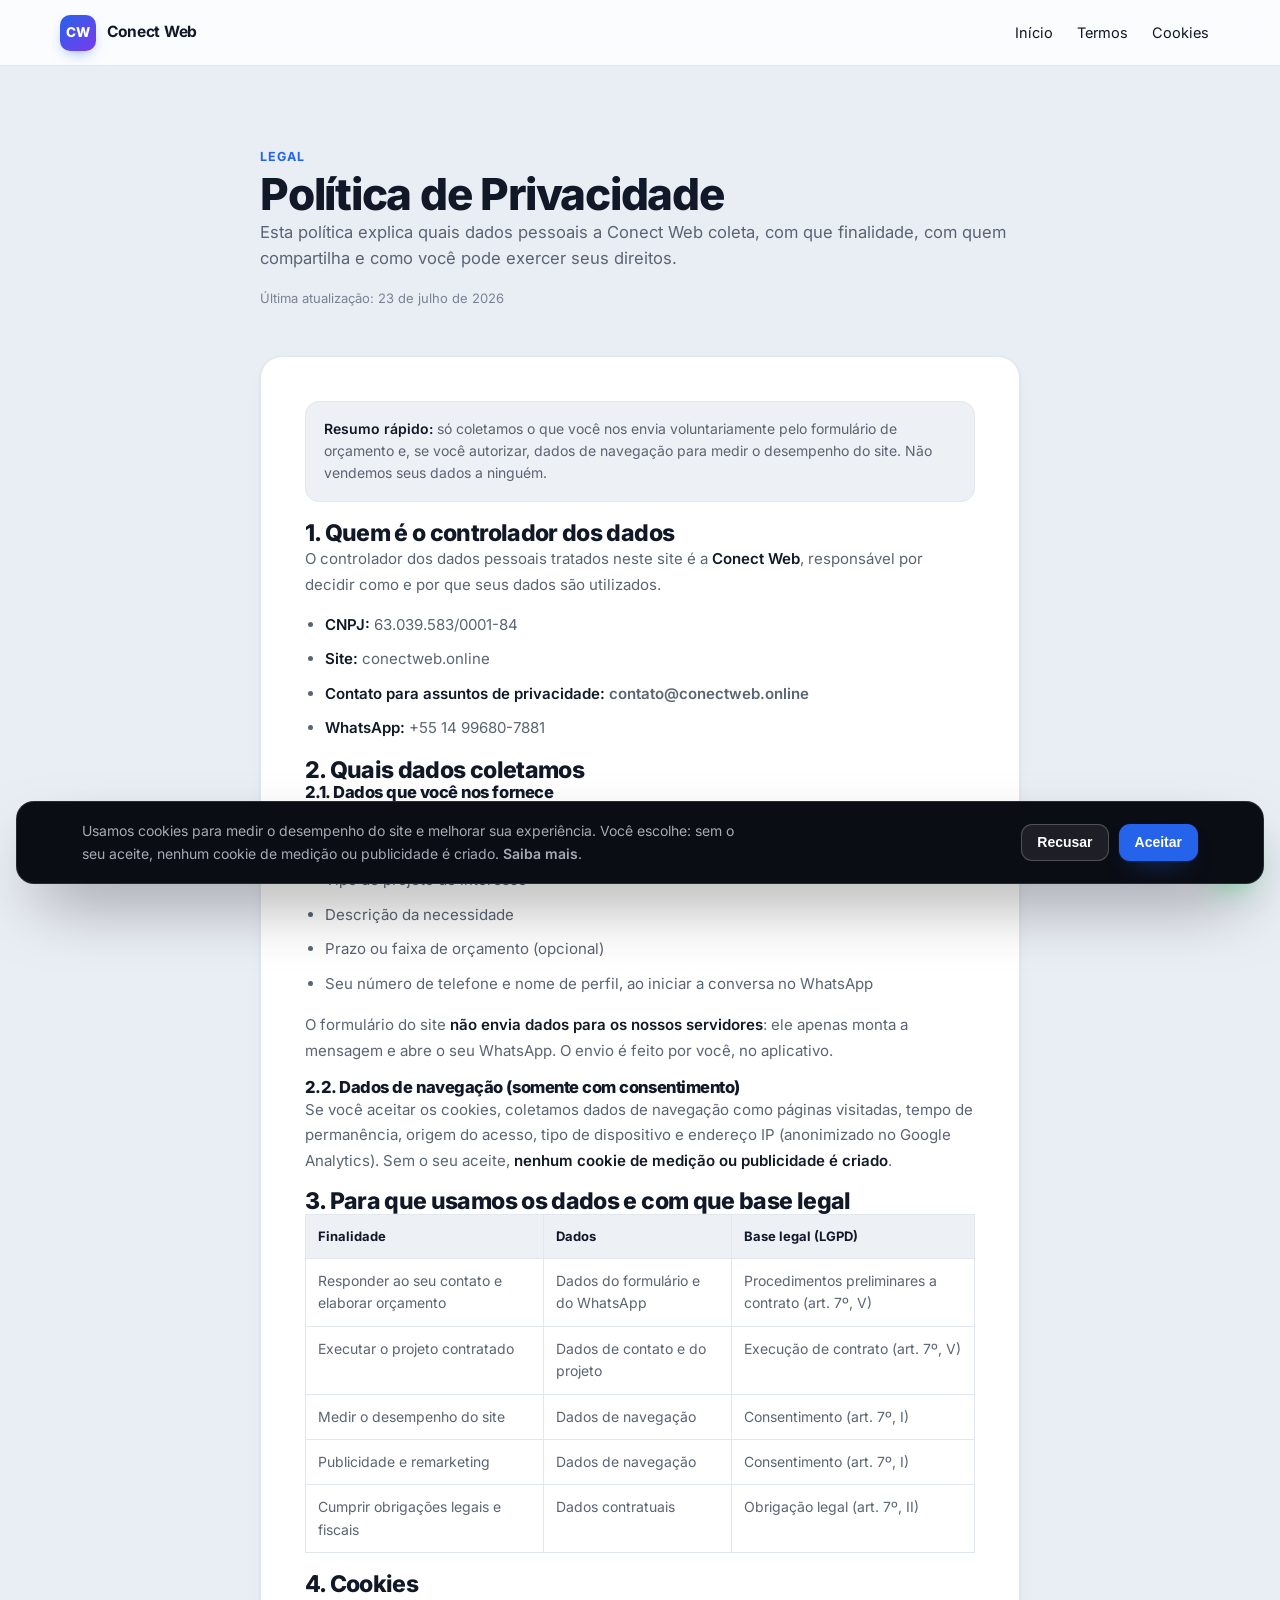
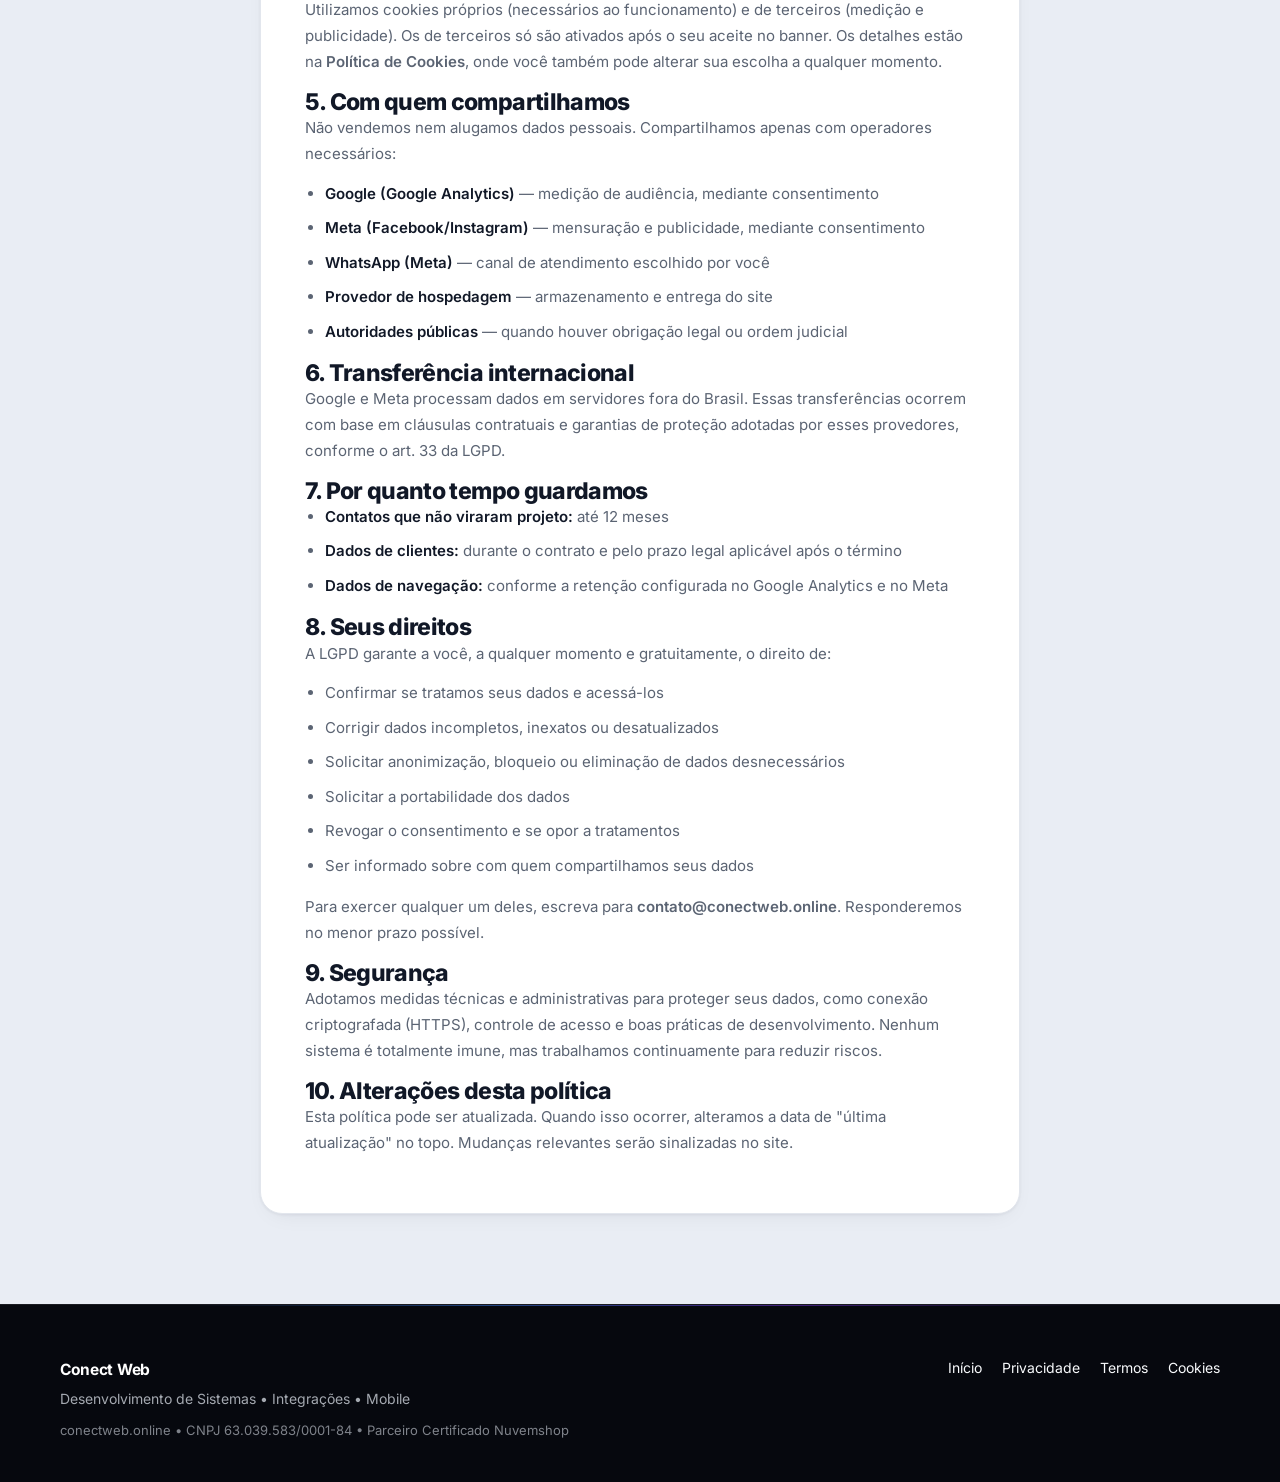
<file: privacidade/index.html>
<!doctype html>
<html lang="pt-br">
<head>
  <meta charset="utf-8" />
  <meta name="viewport" content="width=device-width,initial-scale=1" />
  <meta name="theme-color" content="#ffffff" />

  <!-- Medição (GA4 + Meta Pixel) carregada apenas apos consentimento: ver consent.js -->
  <script src="/consent.js?v=2" defer></script>

  <title>Política de Privacidade | Conect Web</title>
  <meta name="description" content="Política de Privacidade da Conect Web: quais dados coletamos, para quê, com quem compartilhamos e como exercer seus direitos previstos na LGPD." />
  <link rel="canonical" href="https://conectweb.online/privacidade/" />
  <meta property="og:title" content="Política de Privacidade | Conect Web" />
  <meta property="og:description" content="Como a Conect Web trata dados pessoais, conforme a LGPD (Lei 13.709/2018)." />
  <meta property="og:type" content="website" />
  <meta property="og:url" content="https://conectweb.online/privacidade/" />
  <meta property="og:image" content="https://conectweb.online/og.png" />

  <link rel="icon" href="/favicon.png" type="image/png" />
  <link rel="apple-touch-icon" href="/apple-touch-icon.png" />
  <link rel="preload" href="/fonts/inter-900.woff2" as="font" type="font/woff2" crossorigin>
  <link rel="preload" href="/fonts/inter-400.woff2" as="font" type="font/woff2" crossorigin>
  <link rel="stylesheet" href="/styles.css?v=19" />
</head>

<body>
  <header class="topbar">
    <div class="container topbar__inner">
      <a class="brand" href="/" aria-label="Conect Web — página inicial">
        <span class="brand__logo" aria-hidden="true">CW</span>
        <span class="brand__text"><strong>Conect Web</strong></span>
      </a>
      <nav class="nav" aria-label="Navegação">
        <a href="/">Início</a>
        <a href="/termos/">Termos</a>
        <a href="/cookies/">Cookies</a>
      </nav>
    </div>
  </header>

  <main class="legal">
    <div class="container">
      <header class="legal__head">
        <span class="eyebrow">Legal</span>
        <h1>Política de Privacidade</h1>
        <p>Esta política explica quais dados pessoais a Conect Web coleta, com que finalidade, com quem compartilha e como você pode exercer seus direitos.</p>
        <span class="legal__updated">Última atualização: 23 de julho de 2026</span>
      </header>

      <article class="legal__body">
        <div class="legal__note">
          <strong>Resumo rápido:</strong> só coletamos o que você nos envia voluntariamente pelo
          formulário de orçamento e, se você autorizar, dados de navegação para medir o desempenho
          do site. Não vendemos seus dados a ninguém.
        </div>

        <h2>1. Quem é o controlador dos dados</h2>
        <p>
          O controlador dos dados pessoais tratados neste site é a <strong>Conect Web</strong>,
          responsável por decidir como e por que seus dados são utilizados.
        </p>
        <ul>
          <li><strong>CNPJ:</strong> 63.039.583/0001-84</li>
          <li><strong>Site:</strong> conectweb.online</li>
          <li><strong>Contato para assuntos de privacidade:</strong> <a href="mailto:contato@conectweb.online">contato@conectweb.online</a></li>
          <li><strong>WhatsApp:</strong> +55 14 99680-7881</li>
        </ul>

        <h2>2. Quais dados coletamos</h2>

        <h3>2.1. Dados que você nos fornece</h3>
        <p>Ao preencher o formulário de orçamento e enviar a mensagem pelo WhatsApp, você nos envia:</p>
        <ul>
          <li>Tipo de projeto de interesse</li>
          <li>Descrição da necessidade</li>
          <li>Prazo ou faixa de orçamento (opcional)</li>
          <li>Seu número de telefone e nome de perfil, ao iniciar a conversa no WhatsApp</li>
        </ul>
        <p>
          O formulário do site <strong>não envia dados para os nossos servidores</strong>: ele apenas
          monta a mensagem e abre o seu WhatsApp. O envio é feito por você, no aplicativo.
        </p>

        <h3>2.2. Dados de navegação (somente com consentimento)</h3>
        <p>
          Se você aceitar os cookies, coletamos dados de navegação como páginas visitadas, tempo de
          permanência, origem do acesso, tipo de dispositivo e endereço IP (anonimizado no Google
          Analytics). Sem o seu aceite, <strong>nenhum cookie de medição ou publicidade é criado</strong>.
        </p>

        <h2>3. Para que usamos os dados e com que base legal</h2>
        <table class="legal__table">
          <thead>
            <tr><th>Finalidade</th><th>Dados</th><th>Base legal (LGPD)</th></tr>
          </thead>
          <tbody>
            <tr>
              <td>Responder ao seu contato e elaborar orçamento</td>
              <td>Dados do formulário e do WhatsApp</td>
              <td>Procedimentos preliminares a contrato (art. 7º, V)</td>
            </tr>
            <tr>
              <td>Executar o projeto contratado</td>
              <td>Dados de contato e do projeto</td>
              <td>Execução de contrato (art. 7º, V)</td>
            </tr>
            <tr>
              <td>Medir o desempenho do site</td>
              <td>Dados de navegação</td>
              <td>Consentimento (art. 7º, I)</td>
            </tr>
            <tr>
              <td>Publicidade e remarketing</td>
              <td>Dados de navegação</td>
              <td>Consentimento (art. 7º, I)</td>
            </tr>
            <tr>
              <td>Cumprir obrigações legais e fiscais</td>
              <td>Dados contratuais</td>
              <td>Obrigação legal (art. 7º, II)</td>
            </tr>
          </tbody>
        </table>

        <h2>4. Cookies</h2>
        <p>
          Utilizamos cookies próprios (necessários ao funcionamento) e de terceiros (medição e
          publicidade). Os de terceiros só são ativados após o seu aceite no banner.
          Os detalhes estão na <a href="/cookies/">Política de Cookies</a>, onde você também pode
          alterar sua escolha a qualquer momento.
        </p>

        <h2>5. Com quem compartilhamos</h2>
        <p>Não vendemos nem alugamos dados pessoais. Compartilhamos apenas com operadores necessários:</p>
        <ul>
          <li><strong>Google (Google Analytics)</strong> — medição de audiência, mediante consentimento</li>
          <li><strong>Meta (Facebook/Instagram)</strong> — mensuração e publicidade, mediante consentimento</li>
          <li><strong>WhatsApp (Meta)</strong> — canal de atendimento escolhido por você</li>
          <li><strong>Provedor de hospedagem</strong> — armazenamento e entrega do site</li>
          <li><strong>Autoridades públicas</strong> — quando houver obrigação legal ou ordem judicial</li>
        </ul>

        <h2>6. Transferência internacional</h2>
        <p>
          Google e Meta processam dados em servidores fora do Brasil. Essas transferências ocorrem
          com base em cláusulas contratuais e garantias de proteção adotadas por esses provedores,
          conforme o art. 33 da LGPD.
        </p>

        <h2>7. Por quanto tempo guardamos</h2>
        <ul>
          <li><strong>Contatos que não viraram projeto:</strong> até 12 meses</li>
          <li><strong>Dados de clientes:</strong> durante o contrato e pelo prazo legal aplicável após o término</li>
          <li><strong>Dados de navegação:</strong> conforme a retenção configurada no Google Analytics e no Meta</li>
        </ul>

        <h2>8. Seus direitos</h2>
        <p>A LGPD garante a você, a qualquer momento e gratuitamente, o direito de:</p>
        <ul>
          <li>Confirmar se tratamos seus dados e acessá-los</li>
          <li>Corrigir dados incompletos, inexatos ou desatualizados</li>
          <li>Solicitar anonimização, bloqueio ou eliminação de dados desnecessários</li>
          <li>Solicitar a portabilidade dos dados</li>
          <li>Revogar o consentimento e se opor a tratamentos</li>
          <li>Ser informado sobre com quem compartilhamos seus dados</li>
        </ul>
        <p>
          Para exercer qualquer um deles, escreva para
          <a href="mailto:contato@conectweb.online">contato@conectweb.online</a>.
          Responderemos no menor prazo possível.
        </p>

        <h2>9. Segurança</h2>
        <p>
          Adotamos medidas técnicas e administrativas para proteger seus dados, como conexão
          criptografada (HTTPS), controle de acesso e boas práticas de desenvolvimento. Nenhum
          sistema é totalmente imune, mas trabalhamos continuamente para reduzir riscos.
        </p>

        <h2>10. Alterações desta política</h2>
        <p>
          Esta política pode ser atualizada. Quando isso ocorrer, alteramos a data de
          "última atualização" no topo. Mudanças relevantes serão sinalizadas no site.
        </p>
      </article>
    </div>
  </main>

  <footer class="footer">
    <div class="container footer__inner">
      <div>
        <strong>Conect Web</strong>
        <p>Desenvolvimento de Sistemas • Integrações • Mobile</p>
        <small>conectweb.online • CNPJ 63.039.583/0001-84 • Parceiro Certificado Nuvemshop</small>
      </div>
      <div class="footer__links">
        <a href="/">Início</a>
        <a href="/privacidade/">Privacidade</a>
        <a href="/termos/">Termos</a>
        <a href="/cookies/">Cookies</a>
      </div>
    </div>
  </footer>
  <a class="wa-float" href="#" data-wa-btn data-event="whatsapp_click" aria-label="Falar no WhatsApp direto com o desenvolvedor"><svg viewBox="0 0 32 32" width="28" height="28" fill="#fff" aria-hidden="true" focusable="false"><path d="M16.004 3C9.376 3 4 8.373 4 15c0 2.31.652 4.469 1.781 6.305L3 29l7.879-2.734A12.94 12.94 0 0 0 16.004 27C22.63 27 28 21.627 28 15S22.63 3 16.004 3Zm0 22.1a10.06 10.06 0 0 1-5.13-1.404l-.368-.219-4.678 1.624 1.548-4.554-.24-.375A10.07 10.07 0 0 1 5.9 15c0-5.577 4.532-10.1 10.104-10.1S26.1 9.423 26.1 15 21.576 25.1 16.004 25.1Zm5.542-7.564c-.303-.152-1.792-.884-2.07-.985-.278-.101-.48-.152-.682.152-.202.303-.783.985-.96 1.187-.177.202-.354.227-.657.076-.303-.152-1.278-.471-2.434-1.503-.9-.803-1.508-1.796-1.685-2.099-.177-.303-.019-.467.133-.618.137-.136.303-.354.454-.531.152-.177.202-.303.303-.505.101-.202.05-.379-.025-.531-.076-.152-.682-1.646-.935-2.253-.246-.591-.497-.511-.682-.52l-.581-.01c-.202 0-.531.076-.809.379-.278.303-1.06 1.036-1.06 2.529s1.085 2.935 1.236 3.138c.152.202 2.135 3.26 5.174 4.572.723.312 1.287.499 1.727.638.726.231 1.386.199 1.909.121.582-.087 1.792-.733 2.045-1.441.253-.708.253-1.315.177-1.441-.076-.126-.278-.202-.581-.354Z"/></svg></a>
  <script src="/script.js?v=2" defer></script>
</body>
</html>
</file>
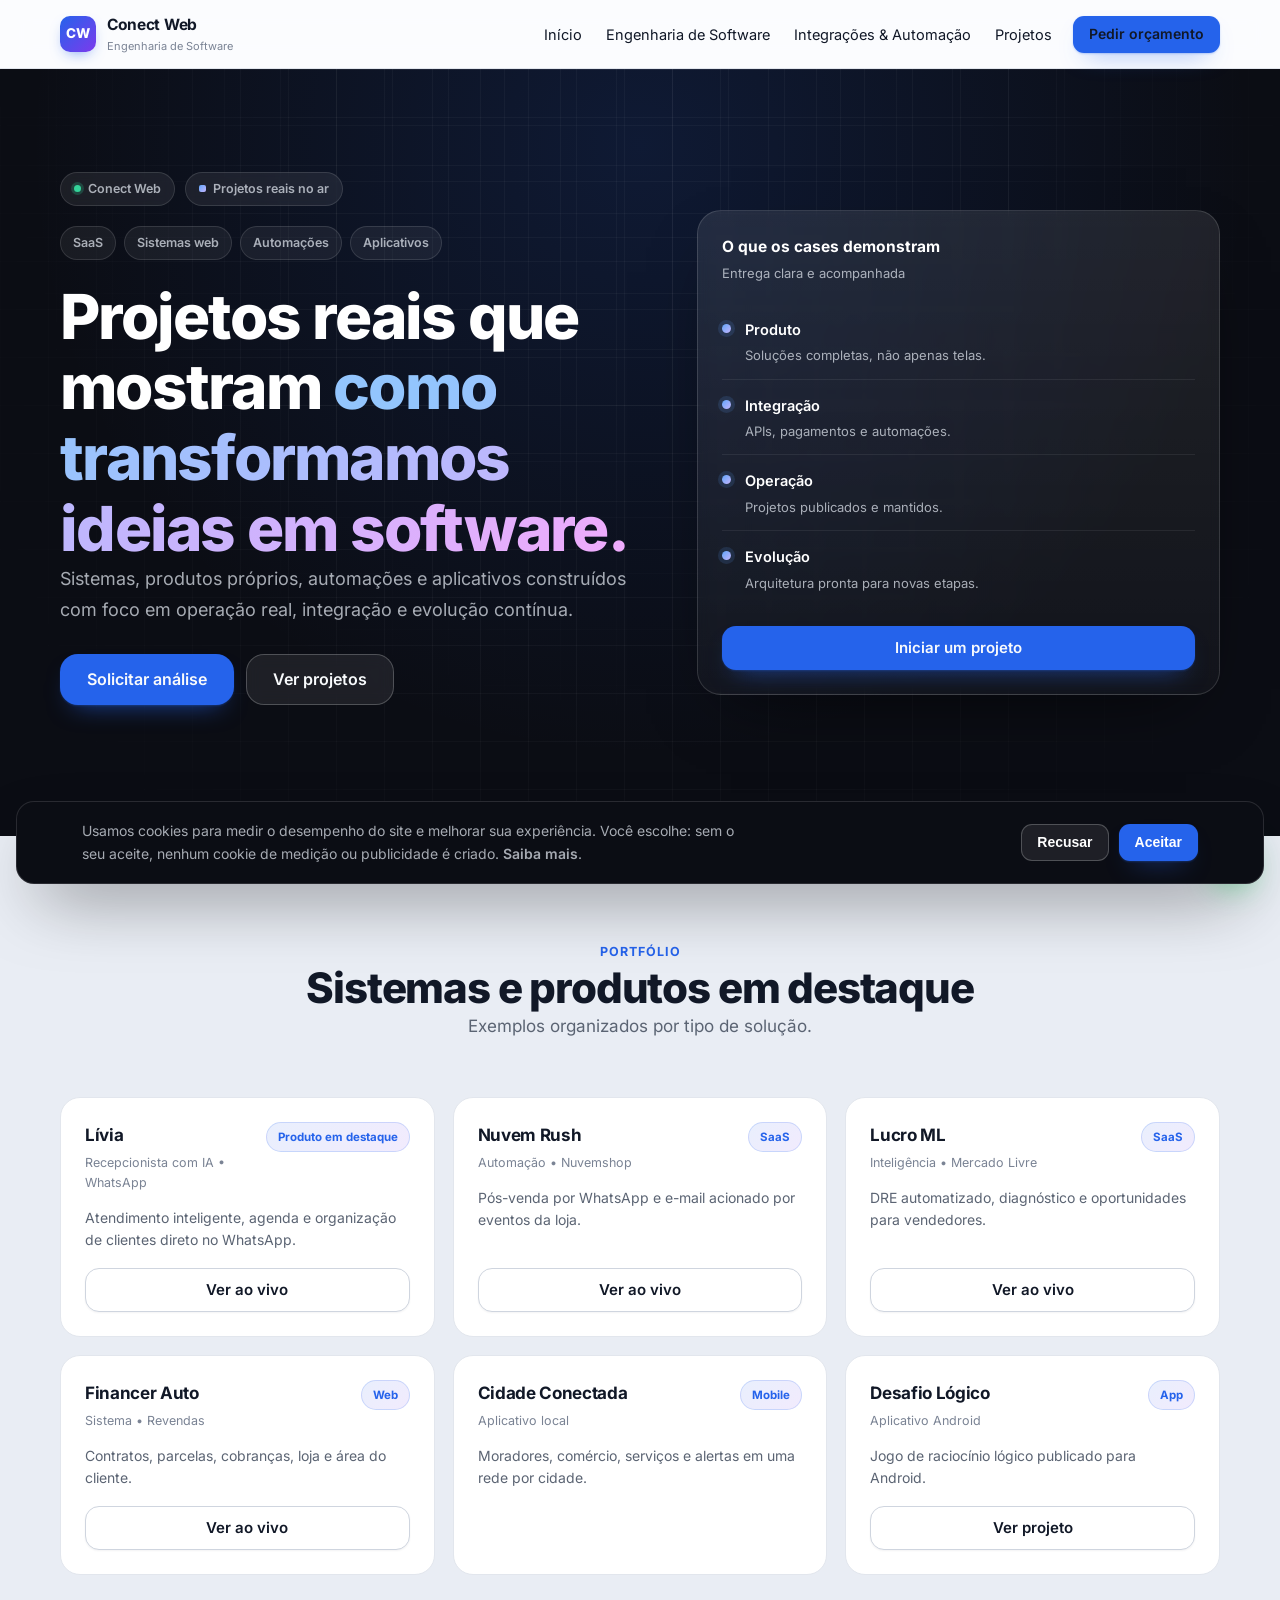
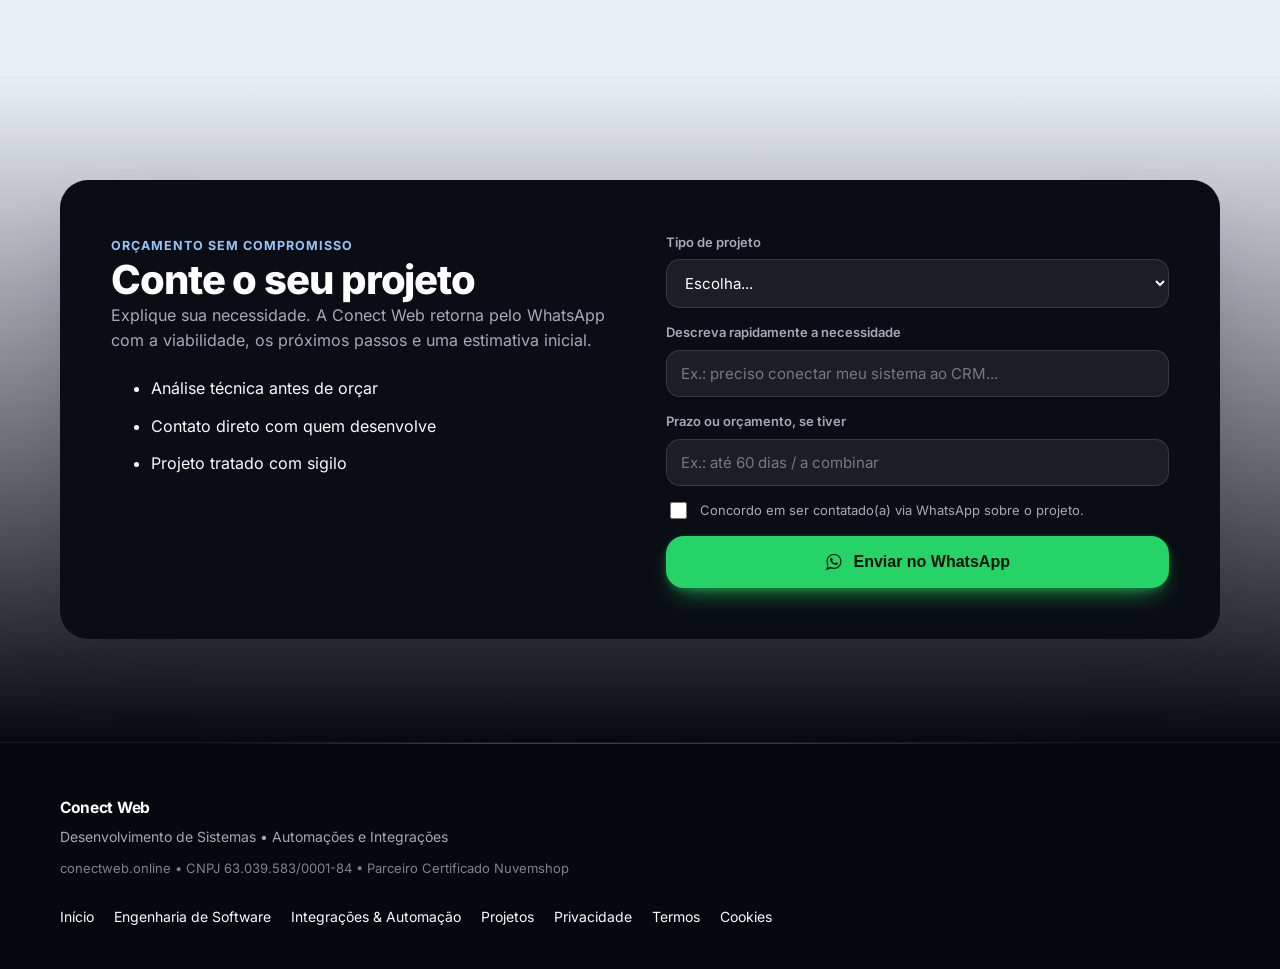
<file: projetos/index.html>
<!DOCTYPE html><html lang="pt-BR" class="no-js"><head><meta charset="utf-8"><meta name="viewport" content="width=device-width,initial-scale=1"><script>document.documentElement.classList.remove('no-js');document.documentElement.classList.add('js')</script><title>Projetos e Sistemas Desenvolvidos | Conect Web</title><meta name="description" content="Conheça sistemas, automações, aplicativos e produtos digitais desenvolvidos e mantidos pela Conect Web."><link rel="canonical" href="https://conectweb.online/projetos/"><meta property="og:type" content="website"><meta property="og:locale" content="pt_BR"><meta property="og:site_name" content="Conect Web"><meta property="og:title" content="Projetos e Sistemas Desenvolvidos | Conect Web"><meta property="og:description" content="Conheça sistemas, automações, aplicativos e produtos digitais desenvolvidos e mantidos pela Conect Web."><meta property="og:url" content="https://conectweb.online/projetos/"><meta property="og:image" content="https://conectweb.online/og.png"><link rel="icon" href="/favicon.png"><link rel="apple-touch-icon" href="/apple-touch-icon.png"><link rel="stylesheet" href="/styles.css?v=19"><script src="/consent.js?v=2" defer></script></head><body data-service="">
<header class="topbar"><div class="container topbar__inner">
  <a class="brand" href="/" aria-label="Conect Web — início"><span class="brand__logo">CW</span><span class="brand__text"><strong>Conect Web</strong><small>Engenharia de Software</small></span></a>
  <nav class="nav" aria-label="Navegação principal"><a href="/">Início</a><a href="/desenvolvimento-de-sistemas/">Engenharia de Software</a><a href="/automacoes-e-integracoes/">Integrações &amp; Automação</a><a href="/projetos/">Projetos</a><a class="btn btn--sm btn--primary" href="#contato">Pedir orçamento</a></nav>
  <button class="menu" type="button" aria-label="Abrir menu" aria-expanded="false" data-menu-btn><span></span><span></span><span></span></button>
</div><div class="mobile" data-mobile-menu hidden><div class="container mobile__inner"><a href="/">Início</a><a href="/desenvolvimento-de-sistemas/">Engenharia de Software</a><a href="/automacoes-e-integracoes/">Integrações &amp; Automação</a><a href="/projetos/">Projetos</a><a class="btn btn--primary" href="#contato">Pedir orçamento</a></div></div></header><main id="top" class="hero"><div class="container hero__grid"><section><div class="badge-row"><span class="live-badge"><span class="dot"></span> Conect Web</span><span class="partner-badge">Projetos reais no ar</span></div><div class="chips"><span class="chip">SaaS</span><span class="chip">Sistemas web</span><span class="chip">Automações</span><span class="chip">Aplicativos</span></div><h1>Projetos reais que mostram <span class="u">como transformamos ideias em software.</span></h1><p class="lead">Sistemas, produtos próprios, automações e aplicativos construídos com foco em operação real, integração e evolução contínua.</p><div class="hero__cta"><a class="btn btn--primary btn--lg" href="#contato">Solicitar análise</a><a class="btn btn--ghost btn--lg" href="/projetos/">Ver projetos</a></div></section><aside class="hero__right" aria-label="Resumo do processo"><div class="panel"><div class="panel__head"><strong>O que os cases demonstram</strong><span>Entrega clara e acompanhada</span></div><div class="steps"><div class="step"><div class="step__dot"></div><div><strong>Produto</strong><p>Soluções completas, não apenas telas.</p></div></div><div class="step"><div class="step__dot"></div><div><strong>Integração</strong><p>APIs, pagamentos e automações.</p></div></div><div class="step"><div class="step__dot"></div><div><strong>Operação</strong><p>Projetos publicados e mantidos.</p></div></div><div class="step"><div class="step__dot"></div><div><strong>Evolução</strong><p>Arquitetura pronta para novas etapas.</p></div></div></div><a class="btn btn--primary btn--block" href="#contato">Iniciar um projeto</a></div></aside></div></main><section class="section"><div class="container"><header class="section__head"><span class="eyebrow">Portfólio</span><h2>Sistemas e produtos em destaque</h2><p>Exemplos organizados por tipo de solução.</p></header><div class="workgrid"><article class="work"><div class="work__top"><div><strong class="work__title">Lívia</strong><p class="work__sub">Recepcionista com IA • WhatsApp</p></div><span class="pill">Produto em destaque</span></div><p class="work__desc">Atendimento inteligente, agenda e organização de clientes direto no WhatsApp.</p><div class="work__actions"><a class="btn btn--ghost" href="https://livia.conectweb.online/" target="_blank" rel="noopener">Ver ao vivo</a></div></article><article class="work"><div class="work__top"><div><strong class="work__title">Nuvem Rush</strong><p class="work__sub">Automação • Nuvemshop</p></div><span class="pill">SaaS</span></div><p class="work__desc">Pós-venda por WhatsApp e e-mail acionado por eventos da loja.</p><div class="work__actions"><a class="btn btn--ghost" href="https://nuvemrush.com.br" target="_blank" rel="noopener">Ver ao vivo</a></div></article><article class="work"><div class="work__top"><div><strong class="work__title">Lucro ML</strong><p class="work__sub">Inteligência • Mercado Livre</p></div><span class="pill">SaaS</span></div><p class="work__desc">DRE automatizado, diagnóstico e oportunidades para vendedores.</p><div class="work__actions"><a class="btn btn--ghost" href="https://lucro.conectweb.online" target="_blank" rel="noopener">Ver ao vivo</a></div></article><article class="work"><div class="work__top"><div><strong class="work__title">Financer Auto</strong><p class="work__sub">Sistema • Revendas</p></div><span class="pill">Web</span></div><p class="work__desc">Contratos, parcelas, cobranças, loja e área do cliente.</p><div class="work__actions"><a class="btn btn--ghost" href="https://financer-auto.conectweb.online" target="_blank" rel="noopener">Ver ao vivo</a></div></article><article class="work"><div class="work__top"><div><strong class="work__title">Cidade Conectada</strong><p class="work__sub">Aplicativo local</p></div><span class="pill">Mobile</span></div><p class="work__desc">Moradores, comércio, serviços e alertas em uma rede por cidade.</p></article><article class="work"><div class="work__top"><div><strong class="work__title">Desafio Lógico</strong><p class="work__sub">Aplicativo Android</p></div><span class="pill">App</span></div><p class="work__desc">Jogo de raciocínio lógico publicado para Android.</p><div class="work__actions"><a class="btn btn--ghost" href="https://desafiologico.com" target="_blank" rel="noopener">Ver projeto</a></div></article></div></div></section><section id="contato" class="section section--cta"><div class="container cta"><div class="cta__left"><span class="eyebrow">Orçamento sem compromisso</span><h2>Conte o seu projeto</h2><p>Explique sua necessidade. A Conect Web retorna pelo WhatsApp com a viabilidade, os próximos passos e uma estimativa inicial.</p><ul class="cta__bullets"><li>Análise técnica antes de orçar</li><li>Contato direto com quem desenvolve</li><li>Projeto tratado com sigilo</li></ul></div><form class="form" data-lead-form><label>Tipo de projeto<select name="tipo" required><option value="">Escolha...</option><option >Sistema web sob medida</option><option >Aplicativo mobile</option><option >Automação ou integração</option><option >Integração com Nuvemshop</option><option >Site ou landing page</option><option>Outro / ainda não sei</option></select></label><label>Descreva rapidamente a necessidade<input type="text" name="descricao" placeholder="Ex.: preciso conectar meu sistema ao CRM..." required></label><label>Prazo ou orçamento, se tiver<input type="text" name="prazo" placeholder="Ex.: até 60 dias / a combinar"></label><label class="check"><input type="checkbox" name="aceite" required><span>Concordo em ser contatado(a) via WhatsApp sobre o projeto.</span></label><button class="btn btn--wa btn--lg btn--block" type="submit" data-event="lead_submit"><svg viewBox="0 0 32 32" width="20" height="20" fill="currentColor" aria-hidden="true" focusable="false"><path d="M16.004 3C9.376 3 4 8.373 4 15c0 2.31.652 4.469 1.781 6.305L3 29l7.879-2.734A12.94 12.94 0 0 0 16.004 27C22.63 27 28 21.627 28 15S22.63 3 16.004 3Zm0 22.1a10.06 10.06 0 0 1-5.13-1.404l-.368-.219-4.678 1.624 1.548-4.554-.24-.375A10.07 10.07 0 0 1 5.9 15c0-5.577 4.532-10.1 10.104-10.1S26.1 9.423 26.1 15 21.576 25.1 16.004 25.1Zm5.542-7.564c-.303-.152-1.792-.884-2.07-.985-.278-.101-.48-.152-.682.152-.202.303-.783.985-.96 1.187-.177.202-.354.227-.657.076-.303-.152-1.278-.471-2.434-1.503-.9-.803-1.508-1.796-1.685-2.099-.177-.303-.019-.467.133-.618.137-.136.303-.354.454-.531.152-.177.202-.303.303-.505.101-.202.05-.379-.025-.531-.076-.152-.682-1.646-.935-2.253-.246-.591-.497-.511-.682-.52l-.581-.01c-.202 0-.531.076-.809.379-.278.303-1.06 1.036-1.06 2.529s1.085 2.935 1.236 3.138c.152.202 2.135 3.26 5.174 4.572.723.312 1.287.499 1.727.638.726.231 1.386.199 1.909.121.582-.087 1.792-.733 2.045-1.441.253-.708.253-1.315.177-1.441-.076-.126-.278-.202-.581-.354Z"/></svg><span>Enviar no WhatsApp</span></button></form></div></section>
<footer class="footer"><div class="container footer__inner"><div><strong>Conect Web</strong><p>Desenvolvimento de Sistemas • Automações e Integrações</p><small>conectweb.online • CNPJ 63.039.583/0001-84 • Parceiro Certificado Nuvemshop</small></div><div class="footer__links"><a href="/">Início</a><a href="/desenvolvimento-de-sistemas/">Engenharia de Software</a><a href="/automacoes-e-integracoes/">Integrações &amp; Automação</a><a href="/projetos/">Projetos</a><a href="/privacidade/">Privacidade</a><a href="/termos/">Termos</a><a href="/cookies/">Cookies</a></div></div></footer>
<a class="wa-float" href="#" data-wa-btn data-event="whatsapp_click" aria-label="Falar no WhatsApp direto com o desenvolvedor"><svg viewBox="0 0 32 32" width="28" height="28" fill="#fff" aria-hidden="true" focusable="false"><path d="M16.004 3C9.376 3 4 8.373 4 15c0 2.31.652 4.469 1.781 6.305L3 29l7.879-2.734A12.94 12.94 0 0 0 16.004 27C22.63 27 28 21.627 28 15S22.63 3 16.004 3Zm0 22.1a10.06 10.06 0 0 1-5.13-1.404l-.368-.219-4.678 1.624 1.548-4.554-.24-.375A10.07 10.07 0 0 1 5.9 15c0-5.577 4.532-10.1 10.104-10.1S26.1 9.423 26.1 15 21.576 25.1 16.004 25.1Zm5.542-7.564c-.303-.152-1.792-.884-2.07-.985-.278-.101-.48-.152-.682.152-.202.303-.783.985-.96 1.187-.177.202-.354.227-.657.076-.303-.152-1.278-.471-2.434-1.503-.9-.803-1.508-1.796-1.685-2.099-.177-.303-.019-.467.133-.618.137-.136.303-.354.454-.531.152-.177.202-.303.303-.505.101-.202.05-.379-.025-.531-.076-.152-.682-1.646-.935-2.253-.246-.591-.497-.511-.682-.52l-.581-.01c-.202 0-.531.076-.809.379-.278.303-1.06 1.036-1.06 2.529s1.085 2.935 1.236 3.138c.152.202 2.135 3.26 5.174 4.572.723.312 1.287.499 1.727.638.726.231 1.386.199 1.909.121.582-.087 1.792-.733 2.045-1.441.253-.708.253-1.315.177-1.441-.076-.126-.278-.202-.581-.354Z"/></svg></a><script src="/script.js?v=2" defer></script></body></html>
</file>
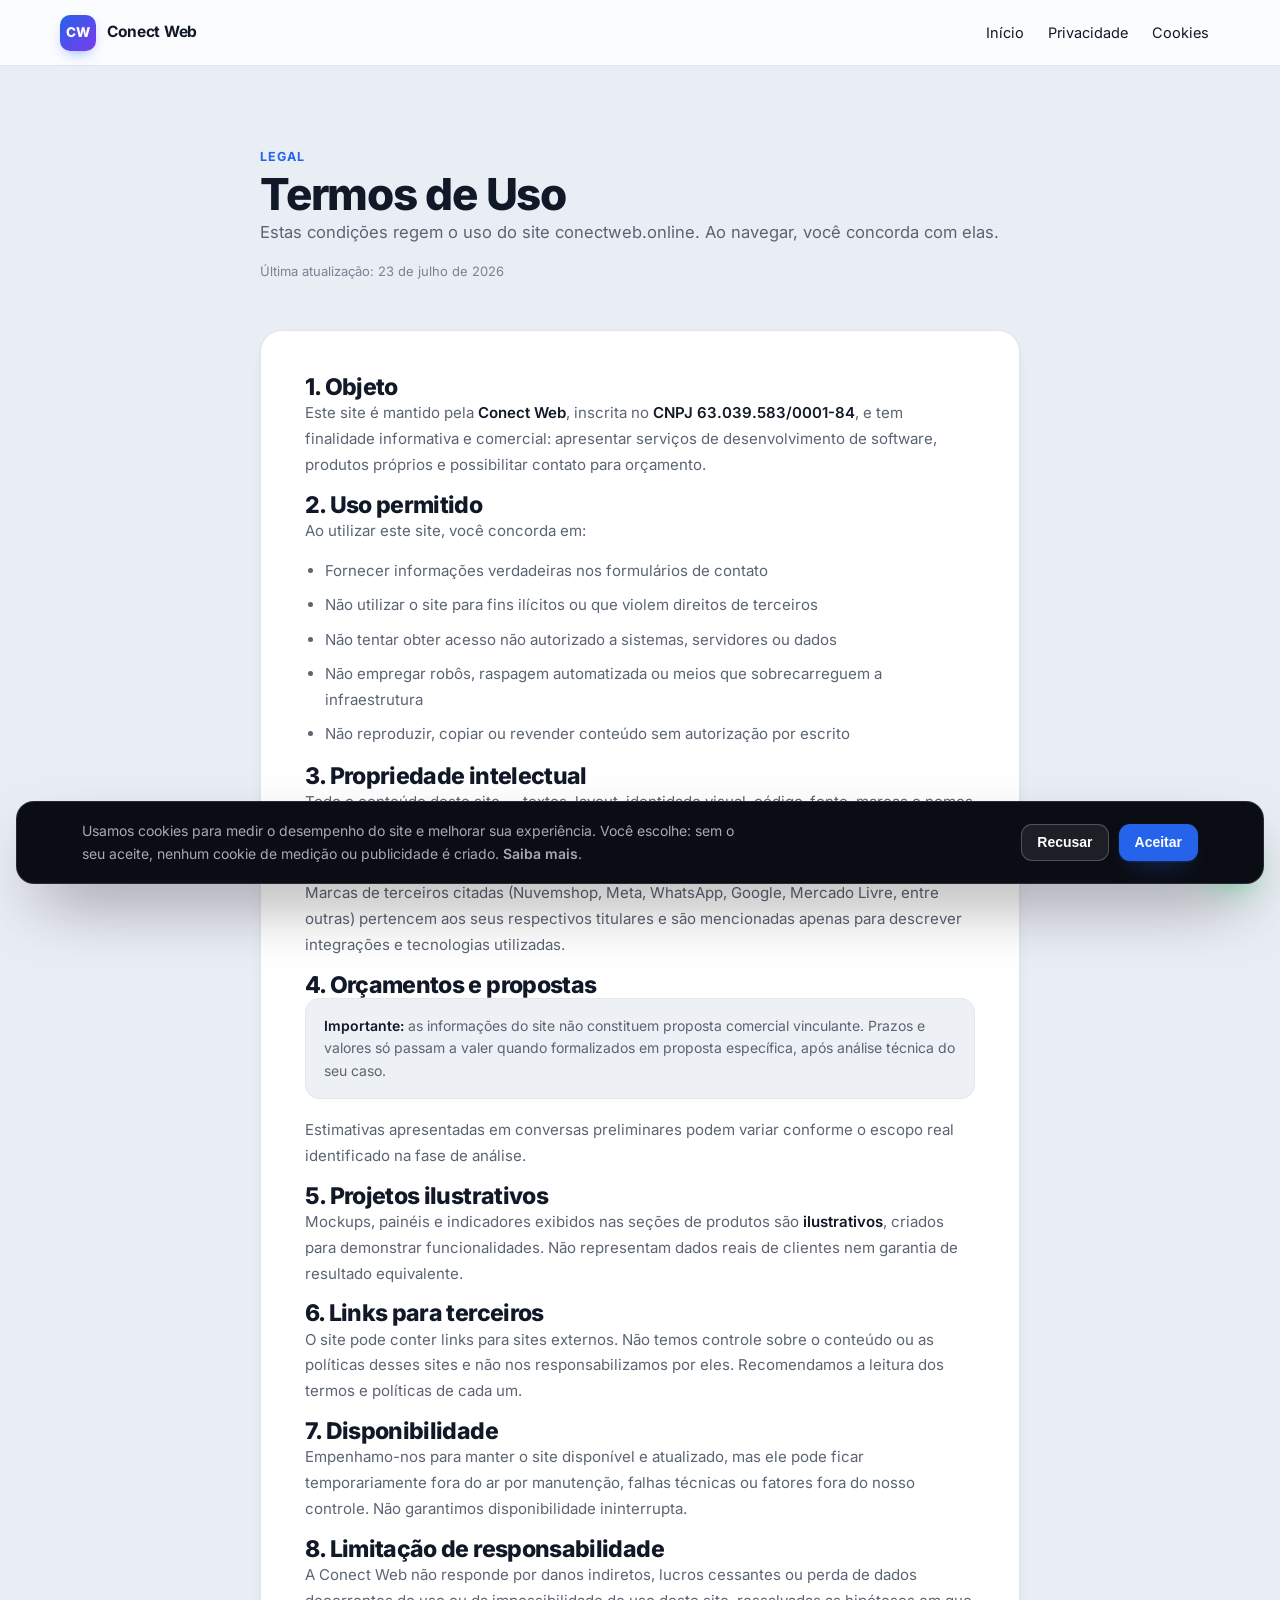
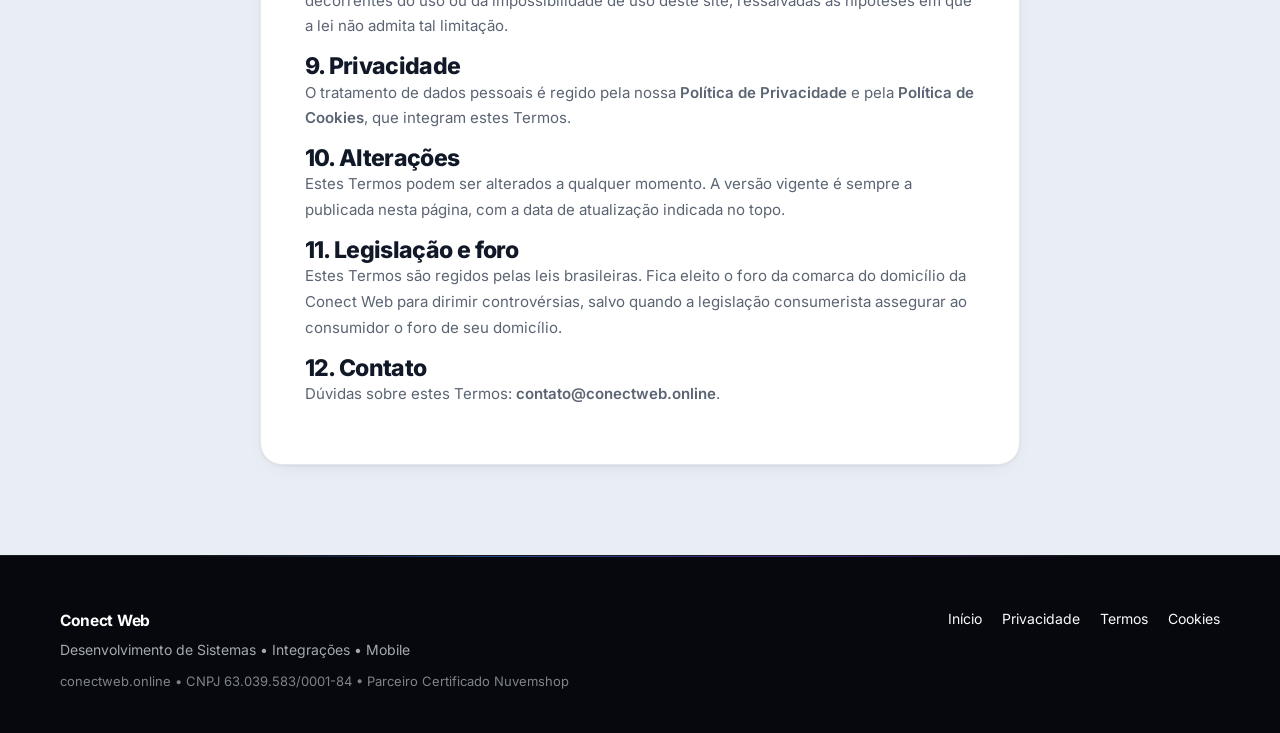
<file: termos/index.html>
<!doctype html>
<html lang="pt-br">
<head>
  <meta charset="utf-8" />
  <meta name="viewport" content="width=device-width,initial-scale=1" />
  <meta name="theme-color" content="#ffffff" />

  <!-- Medição (GA4 + Meta Pixel) carregada apenas apos consentimento: ver consent.js -->
  <script src="/consent.js?v=2" defer></script>

  <title>Termos de Uso | Conect Web</title>
  <meta name="description" content="Termos de Uso do site da Conect Web: condições de utilização, propriedade intelectual, orçamentos, responsabilidades e foro." />
  <link rel="canonical" href="https://conectweb.online/termos/" />
  <meta property="og:title" content="Termos de Uso | Conect Web" />
  <meta property="og:description" content="Condições de uso do site da Conect Web." />
  <meta property="og:type" content="website" />
  <meta property="og:url" content="https://conectweb.online/termos/" />
  <meta property="og:image" content="https://conectweb.online/og.png" />

  <link rel="icon" href="/favicon.png" type="image/png" />
  <link rel="apple-touch-icon" href="/apple-touch-icon.png" />
  <link rel="preload" href="/fonts/inter-900.woff2" as="font" type="font/woff2" crossorigin>
  <link rel="preload" href="/fonts/inter-400.woff2" as="font" type="font/woff2" crossorigin>
  <link rel="stylesheet" href="/styles.css?v=19" />
</head>

<body>
  <header class="topbar">
    <div class="container topbar__inner">
      <a class="brand" href="/" aria-label="Conect Web — página inicial">
        <span class="brand__logo" aria-hidden="true">CW</span>
        <span class="brand__text"><strong>Conect Web</strong></span>
      </a>
      <nav class="nav" aria-label="Navegação">
        <a href="/">Início</a>
        <a href="/privacidade/">Privacidade</a>
        <a href="/cookies/">Cookies</a>
      </nav>
    </div>
  </header>

  <main class="legal">
    <div class="container">
      <header class="legal__head">
        <span class="eyebrow">Legal</span>
        <h1>Termos de Uso</h1>
        <p>Estas condições regem o uso do site conectweb.online. Ao navegar, você concorda com elas.</p>
        <span class="legal__updated">Última atualização: 23 de julho de 2026</span>
      </header>

      <article class="legal__body">
        <h2>1. Objeto</h2>
        <p>
          Este site é mantido pela <strong>Conect Web</strong>, inscrita no
          <strong>CNPJ 63.039.583/0001-84</strong>, e tem finalidade informativa e comercial:
          apresentar serviços de desenvolvimento de software, produtos próprios e possibilitar
          contato para orçamento.
        </p>

        <h2>2. Uso permitido</h2>
        <p>Ao utilizar este site, você concorda em:</p>
        <ul>
          <li>Fornecer informações verdadeiras nos formulários de contato</li>
          <li>Não utilizar o site para fins ilícitos ou que violem direitos de terceiros</li>
          <li>Não tentar obter acesso não autorizado a sistemas, servidores ou dados</li>
          <li>Não empregar robôs, raspagem automatizada ou meios que sobrecarreguem a infraestrutura</li>
          <li>Não reproduzir, copiar ou revender conteúdo sem autorização por escrito</li>
        </ul>

        <h2>3. Propriedade intelectual</h2>
        <p>
          Todo o conteúdo deste site — textos, layout, identidade visual, código-fonte, marcas e
          nomes dos produtos <strong>Nuvem Rush</strong>, <strong>Lucro ML</strong> e
          <strong>Cidade Conectada</strong> — pertence à Conect Web ou é utilizado sob licença.
        </p>
        <p>
          Marcas de terceiros citadas (Nuvemshop, Meta, WhatsApp, Google, Mercado Livre, entre
          outras) pertencem aos seus respectivos titulares e são mencionadas apenas para descrever
          integrações e tecnologias utilizadas.
        </p>

        <h2>4. Orçamentos e propostas</h2>
        <div class="legal__note">
          <strong>Importante:</strong> as informações do site não constituem proposta comercial
          vinculante. Prazos e valores só passam a valer quando formalizados em proposta específica,
          após análise técnica do seu caso.
        </div>
        <p>
          Estimativas apresentadas em conversas preliminares podem variar conforme o escopo real
          identificado na fase de análise.
        </p>

        <h2>5. Projetos ilustrativos</h2>
        <p>
          Mockups, painéis e indicadores exibidos nas seções de produtos são
          <strong>ilustrativos</strong>, criados para demonstrar funcionalidades. Não representam
          dados reais de clientes nem garantia de resultado equivalente.
        </p>

        <h2>6. Links para terceiros</h2>
        <p>
          O site pode conter links para sites externos. Não temos controle sobre o conteúdo ou as
          políticas desses sites e não nos responsabilizamos por eles. Recomendamos a leitura dos
          termos e políticas de cada um.
        </p>

        <h2>7. Disponibilidade</h2>
        <p>
          Empenhamo-nos para manter o site disponível e atualizado, mas ele pode ficar
          temporariamente fora do ar por manutenção, falhas técnicas ou fatores fora do nosso
          controle. Não garantimos disponibilidade ininterrupta.
        </p>

        <h2>8. Limitação de responsabilidade</h2>
        <p>
          A Conect Web não responde por danos indiretos, lucros cessantes ou perda de dados
          decorrentes do uso ou da impossibilidade de uso deste site, ressalvadas as hipóteses em
          que a lei não admita tal limitação.
        </p>

        <h2>9. Privacidade</h2>
        <p>
          O tratamento de dados pessoais é regido pela nossa
          <a href="/privacidade/">Política de Privacidade</a> e pela
          <a href="/cookies/">Política de Cookies</a>, que integram estes Termos.
        </p>

        <h2>10. Alterações</h2>
        <p>
          Estes Termos podem ser alterados a qualquer momento. A versão vigente é sempre a
          publicada nesta página, com a data de atualização indicada no topo.
        </p>

        <h2>11. Legislação e foro</h2>
        <p>
          Estes Termos são regidos pelas leis brasileiras. Fica eleito o foro da comarca do
          domicílio da Conect Web para dirimir controvérsias, salvo quando a legislação consumerista
          assegurar ao consumidor o foro de seu domicílio.
        </p>

        <h2>12. Contato</h2>
        <p>
          Dúvidas sobre estes Termos:
          <a href="mailto:contato@conectweb.online">contato@conectweb.online</a>.
        </p>
      </article>
    </div>
  </main>

  <footer class="footer">
    <div class="container footer__inner">
      <div>
        <strong>Conect Web</strong>
        <p>Desenvolvimento de Sistemas • Integrações • Mobile</p>
        <small>conectweb.online • CNPJ 63.039.583/0001-84 • Parceiro Certificado Nuvemshop</small>
      </div>
      <div class="footer__links">
        <a href="/">Início</a>
        <a href="/privacidade/">Privacidade</a>
        <a href="/termos/">Termos</a>
        <a href="/cookies/">Cookies</a>
      </div>
    </div>
  </footer>
  <a class="wa-float" href="#" data-wa-btn data-event="whatsapp_click" aria-label="Falar no WhatsApp direto com o desenvolvedor"><svg viewBox="0 0 32 32" width="28" height="28" fill="#fff" aria-hidden="true" focusable="false"><path d="M16.004 3C9.376 3 4 8.373 4 15c0 2.31.652 4.469 1.781 6.305L3 29l7.879-2.734A12.94 12.94 0 0 0 16.004 27C22.63 27 28 21.627 28 15S22.63 3 16.004 3Zm0 22.1a10.06 10.06 0 0 1-5.13-1.404l-.368-.219-4.678 1.624 1.548-4.554-.24-.375A10.07 10.07 0 0 1 5.9 15c0-5.577 4.532-10.1 10.104-10.1S26.1 9.423 26.1 15 21.576 25.1 16.004 25.1Zm5.542-7.564c-.303-.152-1.792-.884-2.07-.985-.278-.101-.48-.152-.682.152-.202.303-.783.985-.96 1.187-.177.202-.354.227-.657.076-.303-.152-1.278-.471-2.434-1.503-.9-.803-1.508-1.796-1.685-2.099-.177-.303-.019-.467.133-.618.137-.136.303-.354.454-.531.152-.177.202-.303.303-.505.101-.202.05-.379-.025-.531-.076-.152-.682-1.646-.935-2.253-.246-.591-.497-.511-.682-.52l-.581-.01c-.202 0-.531.076-.809.379-.278.303-1.06 1.036-1.06 2.529s1.085 2.935 1.236 3.138c.152.202 2.135 3.26 5.174 4.572.723.312 1.287.499 1.727.638.726.231 1.386.199 1.909.121.582-.087 1.792-.733 2.045-1.441.253-.708.253-1.315.177-1.441-.076-.126-.278-.202-.581-.354Z"/></svg></a>
  <script src="/script.js?v=2" defer></script>
</body>
</html>
</file>
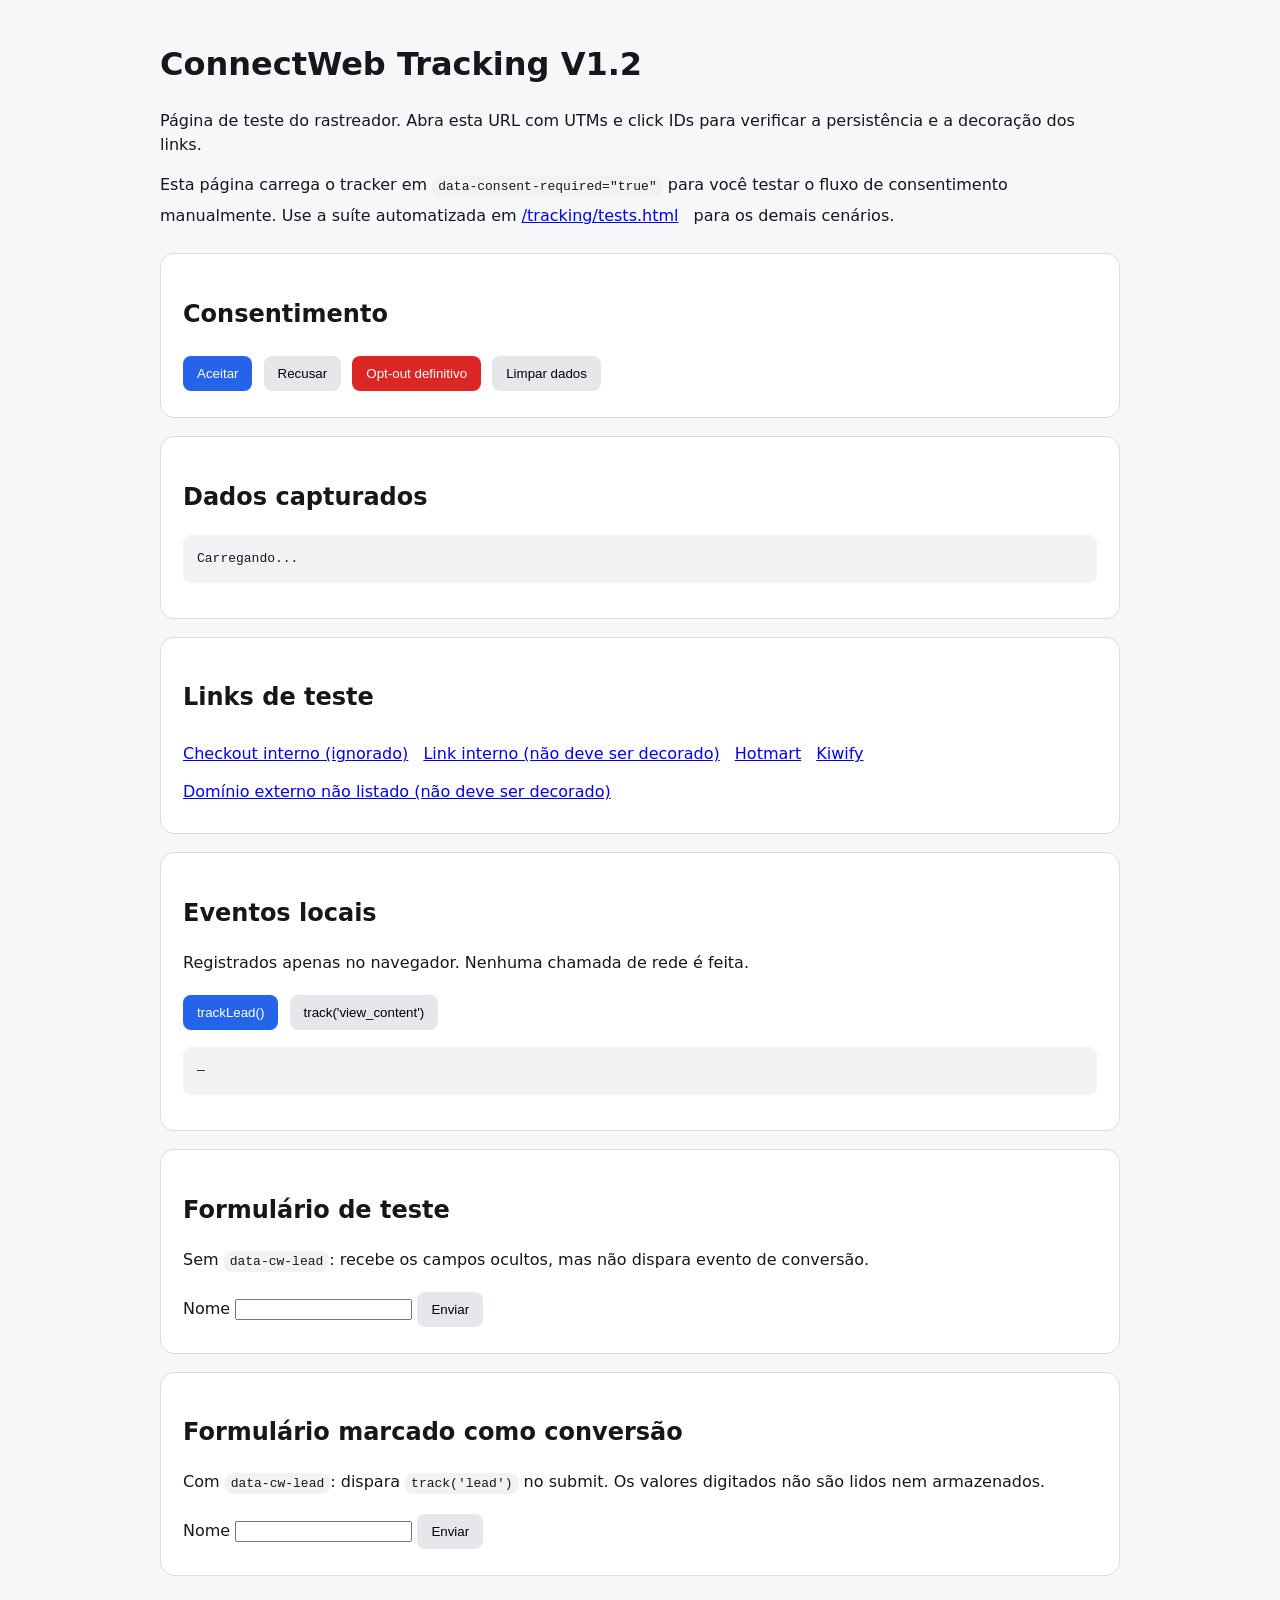
<file: tracking/index.html>
<!doctype html>
<html lang="pt-BR">
<head>
  <meta charset="utf-8">
  <meta name="viewport" content="width=device-width,initial-scale=1">
  <title>ConnectWeb Tracking — Teste V1.2</title>
  <style>
    body{font-family:system-ui,sans-serif;max-width:960px;margin:40px auto;padding:0 20px;line-height:1.5;background:#f6f7f9;color:#15171a}
    .card{background:#fff;border:1px solid #ddd;border-radius:14px;padding:22px;margin:18px 0}
    code,pre{background:#f1f2f4;border-radius:8px;padding:3px 6px}
    pre{padding:14px;overflow:auto}
    a{display:inline-block;margin:7px 10px 7px 0}
    button{padding:10px 14px;border:0;border-radius:8px;cursor:pointer;margin:4px 6px 4px 0;background:#e5e7eb}
    button.primary{background:#2563eb;color:#fff}
    button.danger{background:#dc2626;color:#fff}
  </style>
</head>
<body>
  <h1>ConnectWeb Tracking V1.2</h1>
  <p>Página de teste do rastreador. Abra esta URL com UTMs e click IDs para verificar a persistência e a decoração dos links.</p>
  <p>Esta página carrega o tracker em <code>data-consent-required="true"</code> para você testar o fluxo de consentimento manualmente. Use a suíte automatizada em <a href="/tracking/tests.html">/tracking/tests.html</a> para os demais cenários.</p>

  <div class="card">
    <h2>Consentimento</h2>
    <button class="primary" onclick="window.ConnectWebTracking.setConsent(true); atualizar()">Aceitar</button>
    <button onclick="window.ConnectWebTracking.setConsent(false); atualizar()">Recusar</button>
    <button class="danger" onclick="window.ConnectWebTracking.optOut(); atualizar()">Opt-out definitivo</button>
    <button onclick="window.ConnectWebTracking.clear(); atualizar()">Limpar dados</button>
  </div>

  <div class="card">
    <h2>Dados capturados</h2>
    <pre id="output">Carregando...</pre>
  </div>

  <div class="card">
    <h2>Links de teste</h2>
    <a href="/tracking/checkout.html" data-cw-ignore>Checkout interno (ignorado)</a>
    <a href="/produtos/interno.html">Link interno (não deve ser decorado)</a>
    <a href="https://pay.hotmart.com/TESTE">Hotmart</a>
    <a href="https://pay.kiwify.com.br/TESTE">Kiwify</a>
    <a href="https://exemplo-nao-listado.com/parceiro">Domínio externo não listado (não deve ser decorado)</a>
  </div>

  <div class="card">
    <h2>Eventos locais</h2>
    <p>Registrados apenas no navegador. Nenhuma chamada de rede é feita.</p>
    <button class="primary" onclick="window.ConnectWebTracking.trackLead({ name: 'Teste', email: 'teste@exemplo.com' }); atualizar()">trackLead()</button>
    <button onclick="window.ConnectWebTracking.track('view_content'); atualizar()">track('view_content')</button>
    <pre id="eventos">—</pre>
  </div>

  <div class="card">
    <h2>Formulário de teste</h2>
    <p>Sem <code>data-cw-lead</code>: recebe os campos ocultos, mas não dispara evento de conversão.</p>
    <form action="#enviado" method="get">
      <label>Nome <input name="nome" autocomplete="off"></label>
      <button type="submit">Enviar</button>
    </form>
  </div>

  <div class="card">
    <h2>Formulário marcado como conversão</h2>
    <p>Com <code>data-cw-lead</code>: dispara <code>track('lead')</code> no submit. Os valores digitados não são lidos nem armazenados.</p>
    <form action="#enviado" method="get" data-cw-lead>
      <label>Nome <input name="nome" autocomplete="off"></label>
      <button type="submit">Enviar</button>
    </form>
  </div>

  <script src="/tracking/tracker.js" data-account="CW_TESTE_V1" data-debug="true" data-consent-required="true"></script>
  <script>
    function atualizar() {
      document.getElementById('output').textContent = JSON.stringify(
        window.ConnectWebTracking.get(), null, 2
      );
    }
    window.addEventListener('connectweb:tracking-ready', atualizar);
    window.addEventListener('connectweb:tracking-updated', atualizar);
    window.addEventListener('connectweb:tracking-event', function (e) {
      // O payload com dados pessoais chega aqui e no retorno da funcao,
      // mas nunca e gravado em localStorage/cookie.
      document.getElementById('eventos').textContent = JSON.stringify(e.detail, null, 2);
    });
    atualizar();
  </script>
</body>
</html>
</file>
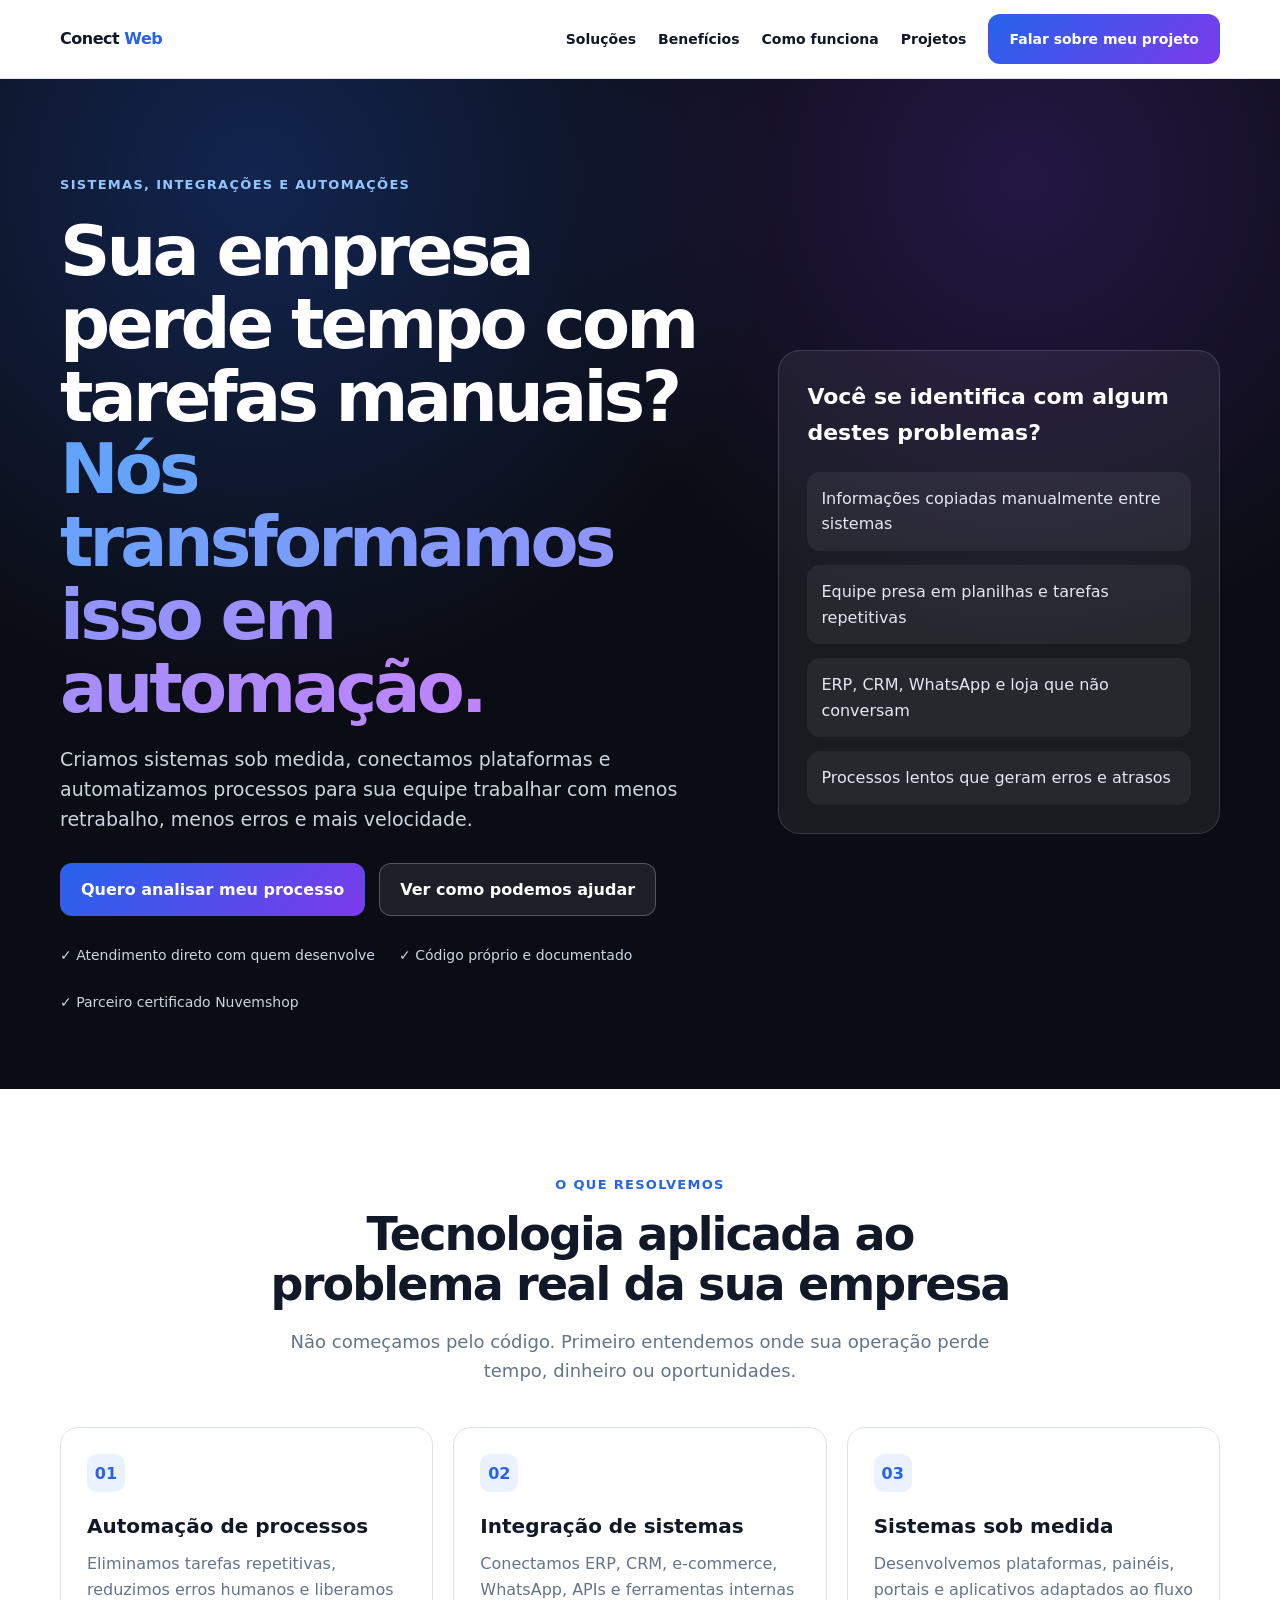
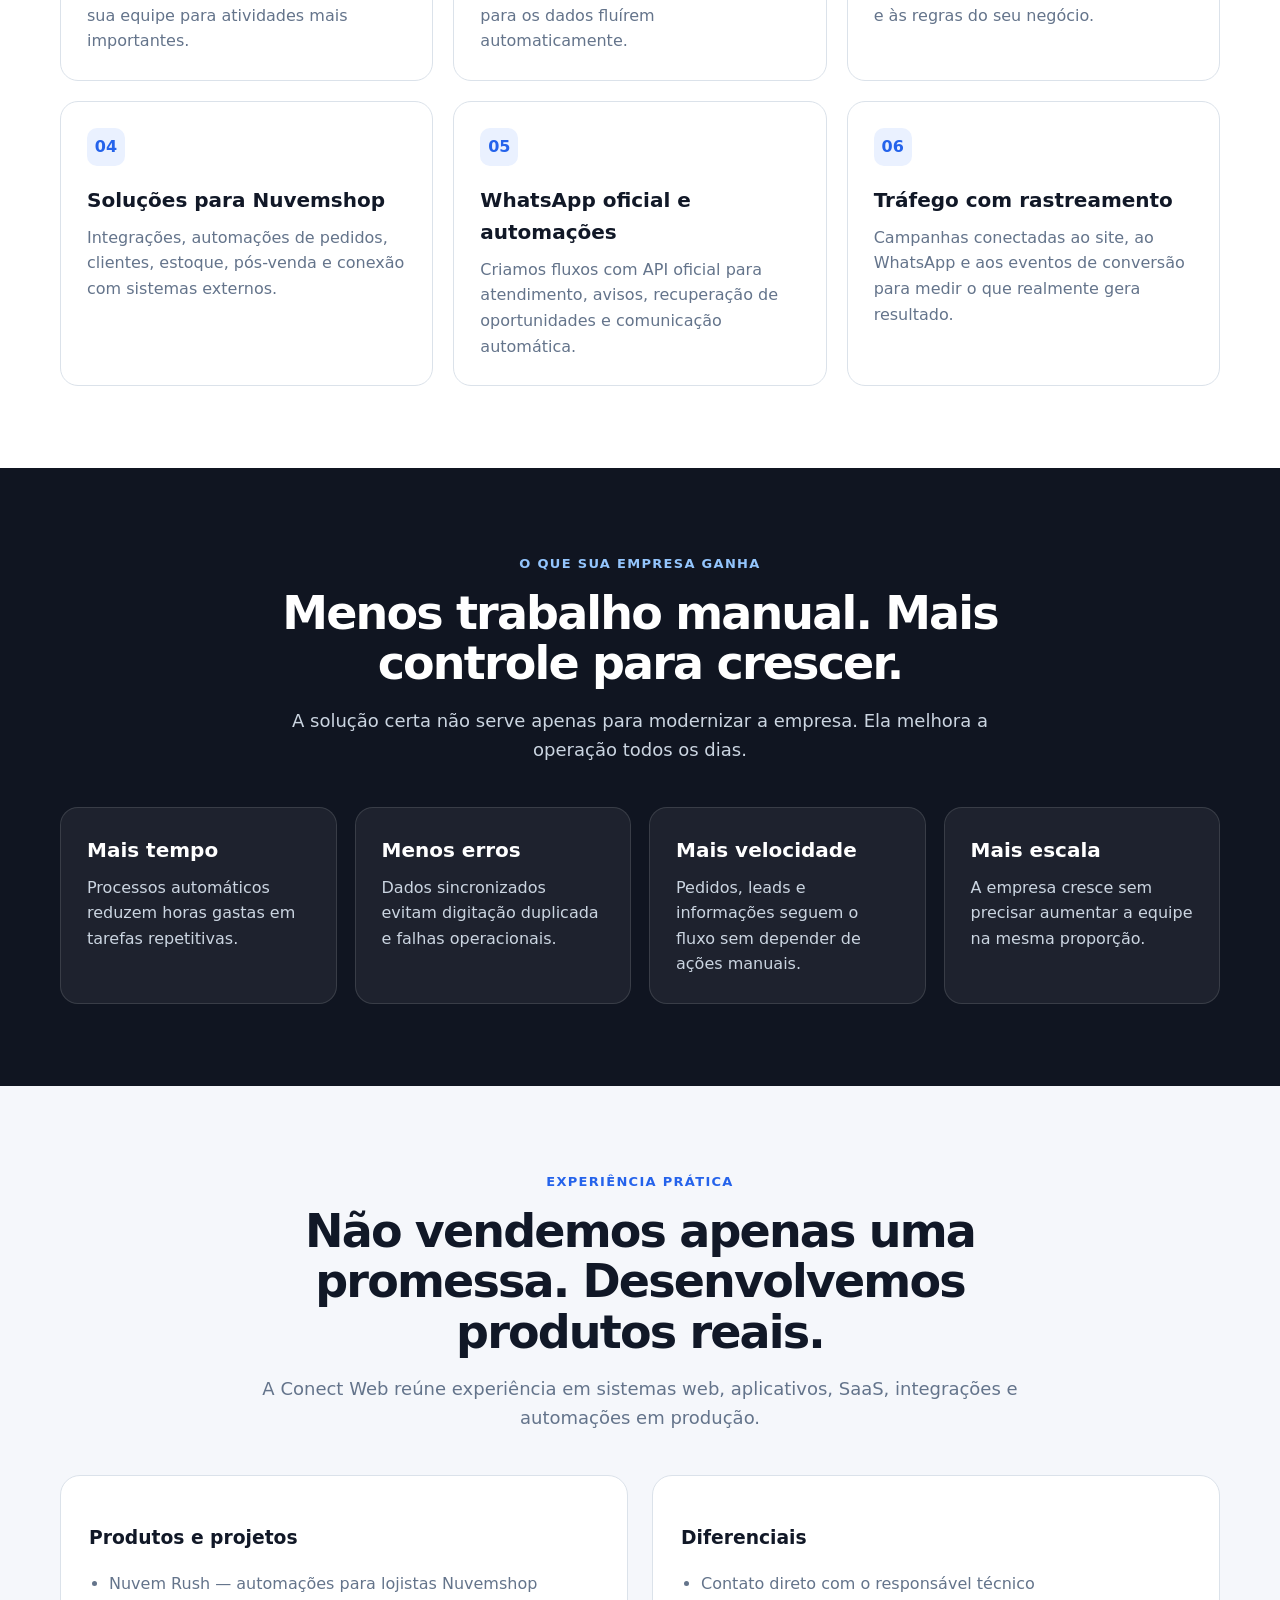
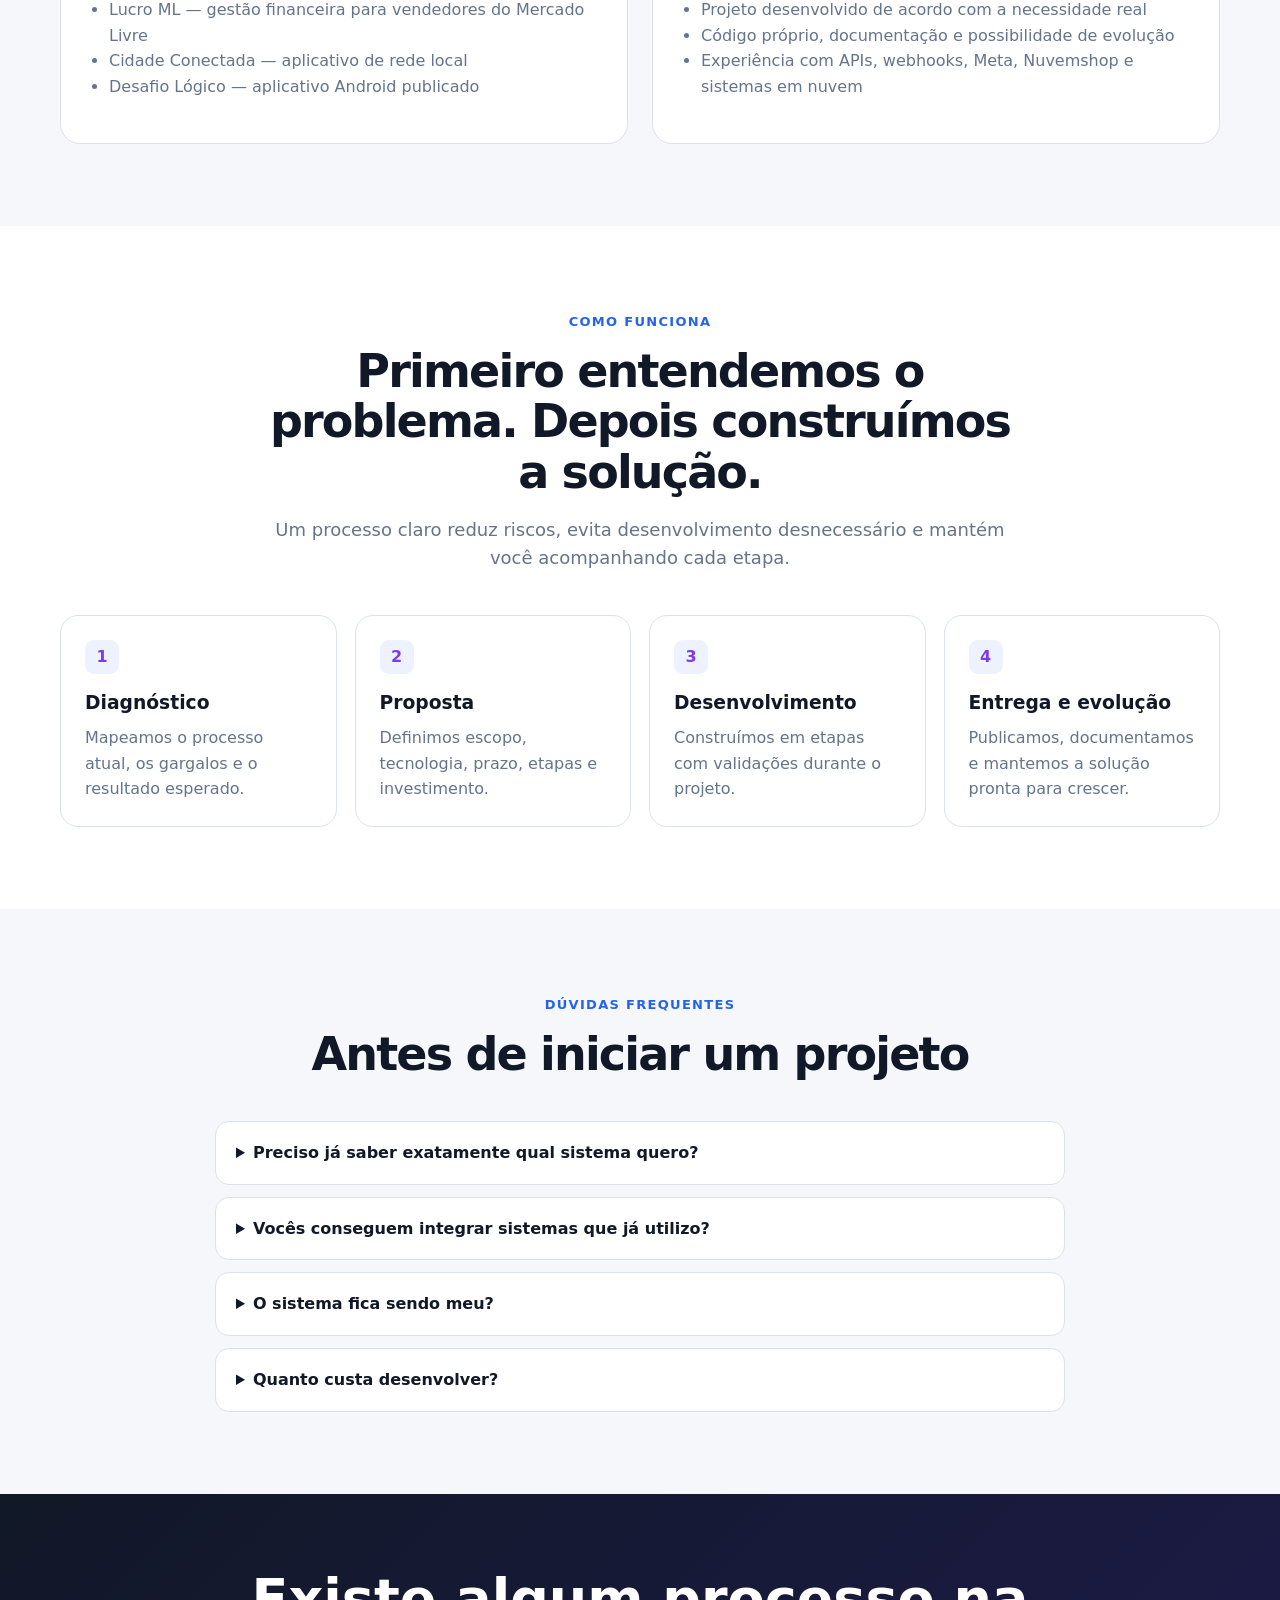
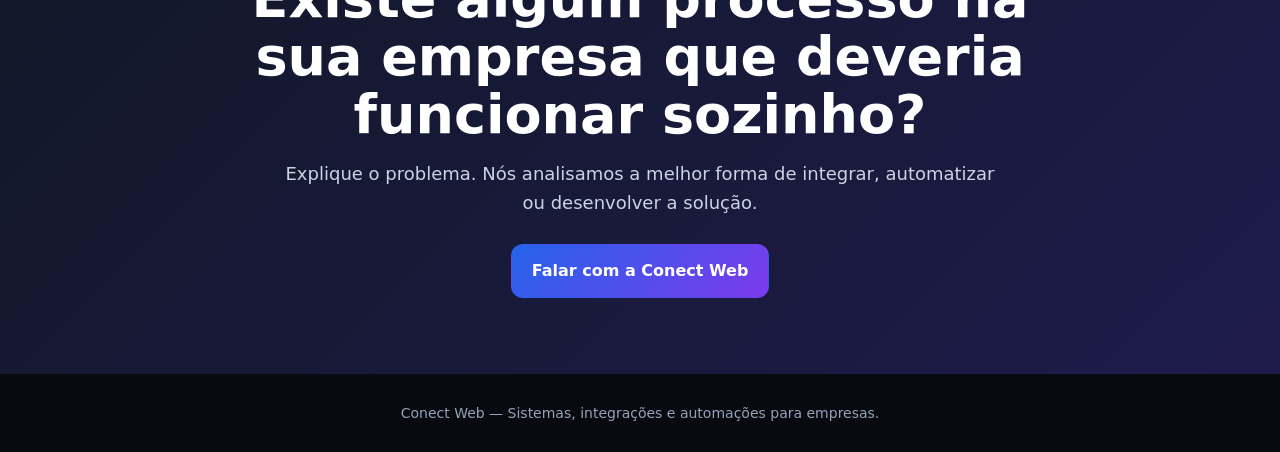
<file: preview-copy.html>
<!doctype html>
<html lang="pt-BR">
<head>
  <meta charset="utf-8">
  <meta name="viewport" content="width=device-width,initial-scale=1">
  <title>Conect Web | Sistemas, Integrações e Automações para Empresas</title>
  <meta name="description" content="A Conect Web cria sistemas sob medida, integra plataformas e automatiza processos para reduzir retrabalho, erros e tarefas manuais.">
  <style>
    :root{--bg:#0b0d14;--surface:#111522;--light:#f5f7fb;--card:#fff;--text:#111827;--muted:#64748b;--line:#dbe2ea;--brand:#2563eb;--brand2:#7c3aed;--ok:#16a34a;--max:1160px}
    *{box-sizing:border-box} html{scroll-behavior:smooth} body{margin:0;font-family:Inter,system-ui,-apple-system,Segoe UI,Roboto,Arial,sans-serif;color:var(--text);background:var(--light);line-height:1.6} a{text-decoration:none;color:inherit}.container{width:min(var(--max),92%);margin:auto}.top{position:sticky;top:0;z-index:10;background:rgba(255,255,255,.94);backdrop-filter:blur(14px);border-bottom:1px solid var(--line)}.topin{display:flex;align-items:center;justify-content:space-between;padding:14px 0}.brand{font-weight:900;letter-spacing:-.03em}.brand span{color:var(--brand)} nav{display:flex;gap:22px;align-items:center;font-size:14px;font-weight:650}.btn{display:inline-flex;align-items:center;justify-content:center;padding:13px 20px;border-radius:12px;font-weight:750;border:1px solid transparent}.btn-primary{background:linear-gradient(135deg,var(--brand),var(--brand2));color:white}.btn-ghost{border-color:rgba(255,255,255,.24);color:white;background:rgba(255,255,255,.08)}.hero{background:radial-gradient(circle at 20% 10%,rgba(37,99,235,.28),transparent 38%),radial-gradient(circle at 80% 10%,rgba(124,58,237,.22),transparent 34%),var(--bg);color:white;padding:92px 0 76px}.hero-grid{display:grid;grid-template-columns:1.2fr .8fr;gap:56px;align-items:center}.eyebrow{display:inline-block;color:#93c5fd;font-weight:800;font-size:13px;text-transform:uppercase;letter-spacing:.1em}.hero h1{font-size:clamp(40px,6vw,70px);line-height:1.04;letter-spacing:-.055em;margin:18px 0}.hero h1 span{background:linear-gradient(90deg,#60a5fa,#c084fc);-webkit-background-clip:text;color:transparent}.hero p{font-size:19px;color:#cbd5e1;max-width:720px}.cta-row{display:flex;gap:14px;flex-wrap:wrap;margin:28px 0}.trust{display:flex;gap:24px;flex-wrap:wrap;color:#cbd5e1;font-size:14px}.panel{background:rgba(255,255,255,.06);border:1px solid rgba(255,255,255,.14);padding:28px;border-radius:22px}.panel h3{margin-top:0;font-size:22px}.pain{display:grid;gap:14px}.pain div{padding:14px;border-radius:13px;background:rgba(255,255,255,.06);color:#e2e8f0}.section{padding:82px 0}.section.alt{background:white}.head{text-align:center;max-width:760px;margin:0 auto 42px}.head h2{font-size:clamp(30px,4vw,46px);line-height:1.1;letter-spacing:-.04em;margin:12px 0}.head p{color:var(--muted);font-size:18px}.grid3{display:grid;grid-template-columns:repeat(3,1fr);gap:20px}.card{background:white;border:1px solid var(--line);border-radius:18px;padding:26px}.card b{font-size:20px;display:block;margin-bottom:9px}.card p{color:var(--muted);margin:0}.number{width:38px;height:38px;border-radius:10px;background:#eaf1ff;color:var(--brand);display:grid;place-items:center;font-weight:900;margin-bottom:18px}.result{background:#101521;color:white}.result .head p{color:#cbd5e1}.result-grid{display:grid;grid-template-columns:repeat(4,1fr);gap:18px}.result .card{background:rgba(255,255,255,.06);border-color:rgba(255,255,255,.12)}.result .card p{color:#cbd5e1}.result .card b{color:white}.proof{display:grid;grid-template-columns:1fr 1fr;gap:24px}.proofbox{background:white;border:1px solid var(--line);border-radius:20px;padding:28px}.proofbox ul{padding-left:20px;color:var(--muted)}.process{display:grid;grid-template-columns:repeat(4,1fr);gap:18px}.step{background:white;border:1px solid var(--line);border-radius:18px;padding:24px}.step span{display:inline-grid;width:34px;height:34px;place-items:center;border-radius:9px;background:#eef2ff;color:var(--brand2);font-weight:900}.step h3{margin:14px 0 7px}.step p{margin:0;color:var(--muted)}.faq{max-width:850px;margin:auto;display:grid;gap:12px}.faq details{background:white;border:1px solid var(--line);border-radius:14px;padding:18px 20px}.faq summary{font-weight:800;cursor:pointer}.faq p{color:var(--muted)}.final{background:linear-gradient(135deg,#111827,#1e1b4b);color:white;text-align:center;padding:76px 0}.final h2{font-size:clamp(32px,5vw,54px);margin:0 auto 16px;max-width:850px;line-height:1.08}.final p{color:#cbd5e1;font-size:18px;max-width:720px;margin:0 auto 26px}.footer{background:#080a10;color:#94a3b8;padding:28px 0;text-align:center;font-size:14px}@media(max-width:900px){nav a:not(.btn){display:none}.hero-grid,.proof{grid-template-columns:1fr}.grid3,.result-grid,.process{grid-template-columns:1fr 1fr}.hero{padding-top:68px}}@media(max-width:620px){.grid3,.result-grid,.process{grid-template-columns:1fr}.hero h1{font-size:42px}.cta-row{flex-direction:column}.btn{width:100%}.trust{display:grid;gap:8px}}
  </style>
</head>
<body>
<header class="top"><div class="container topin"><div class="brand">Conect <span>Web</span></div><nav><a href="#solucoes">Soluções</a><a href="#resultados">Benefícios</a><a href="#processo">Como funciona</a><a href="#provas">Projetos</a><a class="btn btn-primary" href="https://wa.me/5514997645151?text=Olá%2C%20quero%20entender%20como%20a%20Conect%20Web%20pode%20automatizar%20meu%20negócio.">Falar sobre meu projeto</a></nav></div></header>
<main class="hero"><div class="container hero-grid"><section><span class="eyebrow">Sistemas, integrações e automações</span><h1>Sua empresa perde tempo com tarefas manuais? <span>Nós transformamos isso em automação.</span></h1><p>Criamos sistemas sob medida, conectamos plataformas e automatizamos processos para sua equipe trabalhar com menos retrabalho, menos erros e mais velocidade.</p><div class="cta-row"><a class="btn btn-primary" href="https://wa.me/5514997645151?text=Olá%2C%20quero%20analisar%20um%20processo%20da%20minha%20empresa.">Quero analisar meu processo</a><a class="btn btn-ghost" href="#solucoes">Ver como podemos ajudar</a></div><div class="trust"><span>✓ Atendimento direto com quem desenvolve</span><span>✓ Código próprio e documentado</span><span>✓ Parceiro certificado Nuvemshop</span></div></section><aside class="panel"><h3>Você se identifica com algum destes problemas?</h3><div class="pain"><div>Informações copiadas manualmente entre sistemas</div><div>Equipe presa em planilhas e tarefas repetitivas</div><div>ERP, CRM, WhatsApp e loja que não conversam</div><div>Processos lentos que geram erros e atrasos</div></div></aside></div></main>
<section id="solucoes" class="section alt"><div class="container"><header class="head"><span class="eyebrow" style="color:var(--brand)">O que resolvemos</span><h2>Tecnologia aplicada ao problema real da sua empresa</h2><p>Não começamos pelo código. Primeiro entendemos onde sua operação perde tempo, dinheiro ou oportunidades.</p></header><div class="grid3"><article class="card"><div class="number">01</div><b>Automação de processos</b><p>Eliminamos tarefas repetitivas, reduzimos erros humanos e liberamos sua equipe para atividades mais importantes.</p></article><article class="card"><div class="number">02</div><b>Integração de sistemas</b><p>Conectamos ERP, CRM, e-commerce, WhatsApp, APIs e ferramentas internas para os dados fluírem automaticamente.</p></article><article class="card"><div class="number">03</div><b>Sistemas sob medida</b><p>Desenvolvemos plataformas, painéis, portais e aplicativos adaptados ao fluxo e às regras do seu negócio.</p></article><article class="card"><div class="number">04</div><b>Soluções para Nuvemshop</b><p>Integrações, automações de pedidos, clientes, estoque, pós-venda e conexão com sistemas externos.</p></article><article class="card"><div class="number">05</div><b>WhatsApp oficial e automações</b><p>Criamos fluxos com API oficial para atendimento, avisos, recuperação de oportunidades e comunicação automática.</p></article><article class="card"><div class="number">06</div><b>Tráfego com rastreamento</b><p>Campanhas conectadas ao site, ao WhatsApp e aos eventos de conversão para medir o que realmente gera resultado.</p></article></div></div></section>
<section id="resultados" class="section result"><div class="container"><header class="head"><span class="eyebrow">O que sua empresa ganha</span><h2>Menos trabalho manual. Mais controle para crescer.</h2><p>A solução certa não serve apenas para modernizar a empresa. Ela melhora a operação todos os dias.</p></header><div class="result-grid"><article class="card"><b>Mais tempo</b><p>Processos automáticos reduzem horas gastas em tarefas repetitivas.</p></article><article class="card"><b>Menos erros</b><p>Dados sincronizados evitam digitação duplicada e falhas operacionais.</p></article><article class="card"><b>Mais velocidade</b><p>Pedidos, leads e informações seguem o fluxo sem depender de ações manuais.</p></article><article class="card"><b>Mais escala</b><p>A empresa cresce sem precisar aumentar a equipe na mesma proporção.</p></article></div></div></section>
<section id="provas" class="section"><div class="container"><header class="head"><span class="eyebrow" style="color:var(--brand)">Experiência prática</span><h2>Não vendemos apenas uma promessa. Desenvolvemos produtos reais.</h2><p>A Conect Web reúne experiência em sistemas web, aplicativos, SaaS, integrações e automações em produção.</p></header><div class="proof"><div class="proofbox"><h3>Produtos e projetos</h3><ul><li>Nuvem Rush — automações para lojistas Nuvemshop</li><li>Lucro ML — gestão financeira para vendedores do Mercado Livre</li><li>Cidade Conectada — aplicativo de rede local</li><li>Desafio Lógico — aplicativo Android publicado</li></ul></div><div class="proofbox"><h3>Diferenciais</h3><ul><li>Contato direto com o responsável técnico</li><li>Projeto desenvolvido de acordo com a necessidade real</li><li>Código próprio, documentação e possibilidade de evolução</li><li>Experiência com APIs, webhooks, Meta, Nuvemshop e sistemas em nuvem</li></ul></div></div></div></section>
<section id="processo" class="section alt"><div class="container"><header class="head"><span class="eyebrow" style="color:var(--brand)">Como funciona</span><h2>Primeiro entendemos o problema. Depois construímos a solução.</h2><p>Um processo claro reduz riscos, evita desenvolvimento desnecessário e mantém você acompanhando cada etapa.</p></header><div class="process"><article class="step"><span>1</span><h3>Diagnóstico</h3><p>Mapeamos o processo atual, os gargalos e o resultado esperado.</p></article><article class="step"><span>2</span><h3>Proposta</h3><p>Definimos escopo, tecnologia, prazo, etapas e investimento.</p></article><article class="step"><span>3</span><h3>Desenvolvimento</h3><p>Construímos em etapas com validações durante o projeto.</p></article><article class="step"><span>4</span><h3>Entrega e evolução</h3><p>Publicamos, documentamos e mantemos a solução pronta para crescer.</p></article></div></div></section>
<section class="section"><div class="container"><header class="head"><span class="eyebrow" style="color:var(--brand)">Dúvidas frequentes</span><h2>Antes de iniciar um projeto</h2></header><div class="faq"><details><summary>Preciso já saber exatamente qual sistema quero?</summary><p>Não. Você pode explicar o problema ou processo atual. A Conect Web ajuda a transformar essa necessidade em uma solução viável.</p></details><details><summary>Vocês conseguem integrar sistemas que já utilizo?</summary><p>Na maioria dos casos, sim. Primeiro verificamos se as plataformas possuem API, webhook, exportação de dados ou outra forma segura de integração.</p></details><details><summary>O sistema fica sendo meu?</summary><p>O modelo é definido na proposta, mas projetos sob medida podem incluir código próprio, documentação e estrutura preparada para evolução.</p></details><details><summary>Quanto custa desenvolver?</summary><p>O investimento depende da complexidade, das integrações e do número de etapas. Por isso começamos com uma análise objetiva do processo.</p></details></div></div></section>
<section class="final"><div class="container"><h2>Existe algum processo na sua empresa que deveria funcionar sozinho?</h2><p>Explique o problema. Nós analisamos a melhor forma de integrar, automatizar ou desenvolver a solução.</p><a class="btn btn-primary" href="https://wa.me/5514997645151?text=Olá%2C%20tenho%20um%20processo%20na%20minha%20empresa%20que%20quero%20automatizar.">Falar com a Conect Web</a></div></section>
<footer class="footer"><div class="container">Conect Web — Sistemas, integrações e automações para empresas.</div></footer>
</body>
</html>
</file>
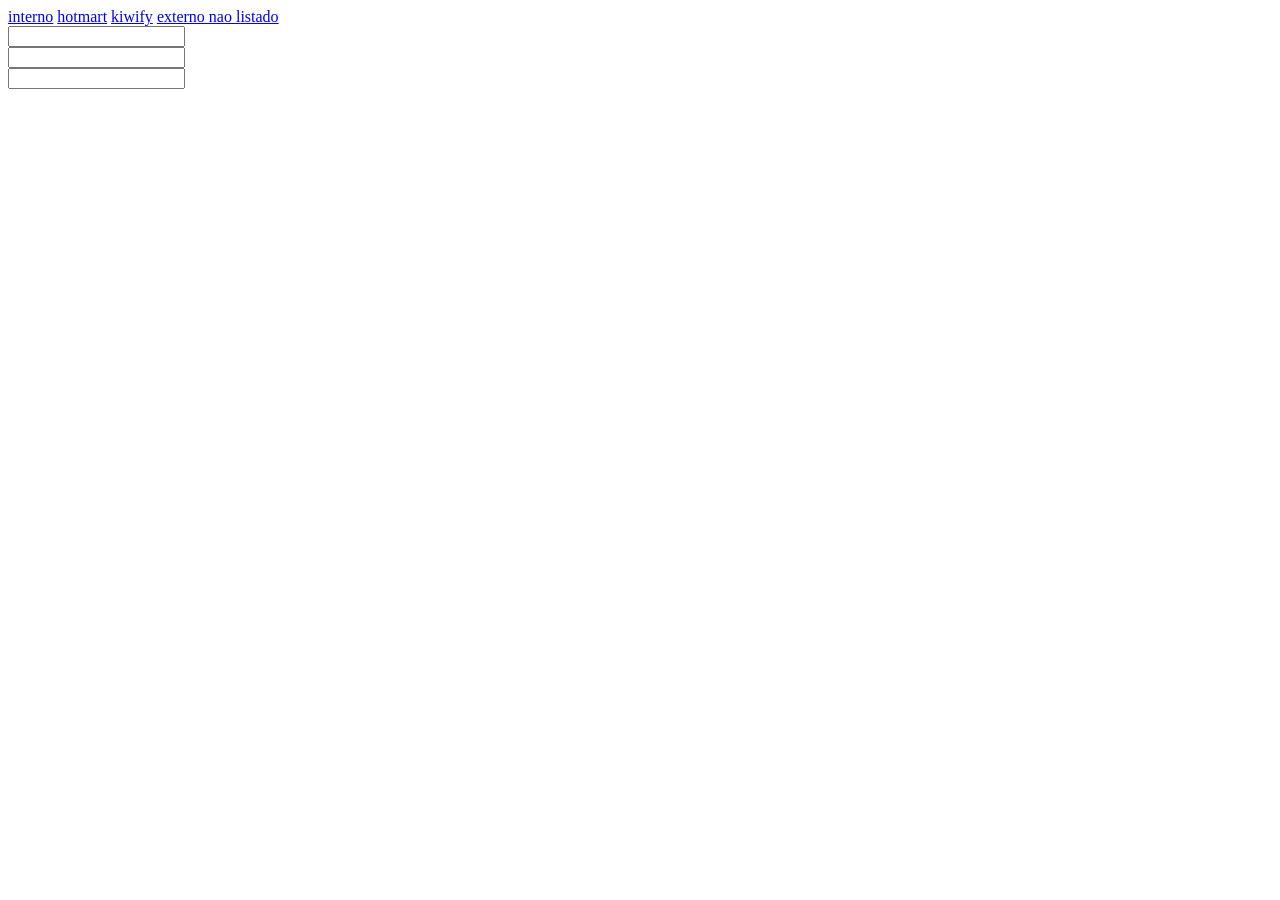
<file: tracking/fixture.html>
<!doctype html>
<html lang="pt-BR">
<head>
<meta charset="utf-8">
<title>Tracker test fixture</title>
<script>
(function () {
  var params = new URLSearchParams(location.search);

  // Instrumentacao para o teste de "independencia de rede": registra
  // qualquer tentativa de chamada de rede feita pela pagina (deveria
  // ficar sempre vazio, ja que o tracker.js nao faz nenhuma chamada
  // de rede para funcionar). Nao interfere no funcionamento normal -
  // so observa e deixa a chamada original prosseguir.
  window.__cwNetworkCalls = [];
  var origFetch = window.fetch;
  if (typeof origFetch === 'function') {
    window.fetch = function () {
      window.__cwNetworkCalls.push({ type: 'fetch', arg: String(arguments[0]) });
      return origFetch.apply(this, arguments);
    };
  }
  var origOpen = window.XMLHttpRequest && window.XMLHttpRequest.prototype.open;
  if (origOpen) {
    window.XMLHttpRequest.prototype.open = function (method, url) {
      window.__cwNetworkCalls.push({ type: 'xhr', arg: String(url) });
      return origOpen.apply(this, arguments);
    };
  }
  if (navigator.sendBeacon) {
    var origBeacon = navigator.sendBeacon.bind(navigator);
    navigator.sendBeacon = function (url) {
      window.__cwNetworkCalls.push({ type: 'sendBeacon', arg: String(url) });
      return origBeacon.apply(navigator, arguments);
    };
  }

  var seedKey = params.get('t_seed_key');
  var seedValue = params.get('t_seed_value');
  if (seedKey && seedValue) {
    try { window.localStorage.setItem(seedKey, seedValue); } catch (e) {}
  }

  var s = document.createElement('script');
  s.src = '/tracking/tracker.js?_=' + Date.now();
  s.setAttribute('data-debug', 'true');
  if (params.get('t_account')) s.setAttribute('data-account', params.get('t_account'));
  if (params.get('t_consent_required')) s.setAttribute('data-consent-required', params.get('t_consent_required'));
  if (params.get('t_consent_granted')) s.setAttribute('data-consent-granted', params.get('t_consent_granted'));
  if (params.get('t_consent_cookie')) s.setAttribute('data-consent-cookie', params.get('t_consent_cookie'));
  if (params.get('t_consent_cookie_value')) s.setAttribute('data-consent-cookie-value', params.get('t_consent_cookie_value'));
  if (params.get('t_decorate_domains')) s.setAttribute('data-decorate-domains', params.get('t_decorate_domains'));
  document.head.appendChild(s);
})();
</script>
</head>
<body>
  <a id="linkInternal" href="/tracking/fixture.html?other=1">interno</a>
  <a id="linkHotmart" href="https://pay.hotmart.com/TESTE">hotmart</a>
  <a id="linkKiwify" href="https://pay.kiwify.com.br/TESTE">kiwify</a>
  <a id="linkExternal" href="https://exemplo-nao-listado.com/parceiro">externo nao listado</a>
  <form id="formInitial" action="#"><input name="nome"></form>
  <form id="formLead" data-cw-lead action="#"><input name="nome"></form>
  <form id="formNoLead" action="#"><input name="nome"></form>

  <script>
    // Impede navegacao real ao submeter nos testes. O listener do tracker
    // roda na fase de captura em document, entao dispara antes deste.
    ['formInitial', 'formLead', 'formNoLead'].forEach(function (id) {
      var f = document.getElementById(id);
      if (f) f.addEventListener('submit', function (e) { e.preventDefault(); });
    });

    window.__cwSubmit = function (id) {
      var f = document.getElementById(id);
      if (!f) return false;
      return f.dispatchEvent(new Event('submit', { bubbles: true, cancelable: true }));
    };

    window.__cwAddDynamicLink = function () {
      var a = document.createElement('a');
      a.id = 'linkDynamic';
      a.href = 'https://pay.hotmart.com/DINAMICO';
      document.body.appendChild(a);
      return a;
    };
    window.__cwAddDynamicForm = function () {
      var f = document.createElement('form');
      f.id = 'formDynamic';
      document.body.appendChild(f);
      return f;
    };
    window.__cwAddNestedForm = function () {
      var wrap = document.createElement('div');
      var f = document.createElement('form');
      f.id = 'formNested';
      wrap.appendChild(f);
      document.body.appendChild(wrap);
      return f;
    };
    window.__cwChangeHref = function (newHref) {
      var a = document.getElementById('linkInternal');
      a.setAttribute('href', newHref);
      return a;
    };
    window.__cwPushState = function (url) {
      history.pushState({}, '', url);
    };
  </script>
</body>
</html>
</file>
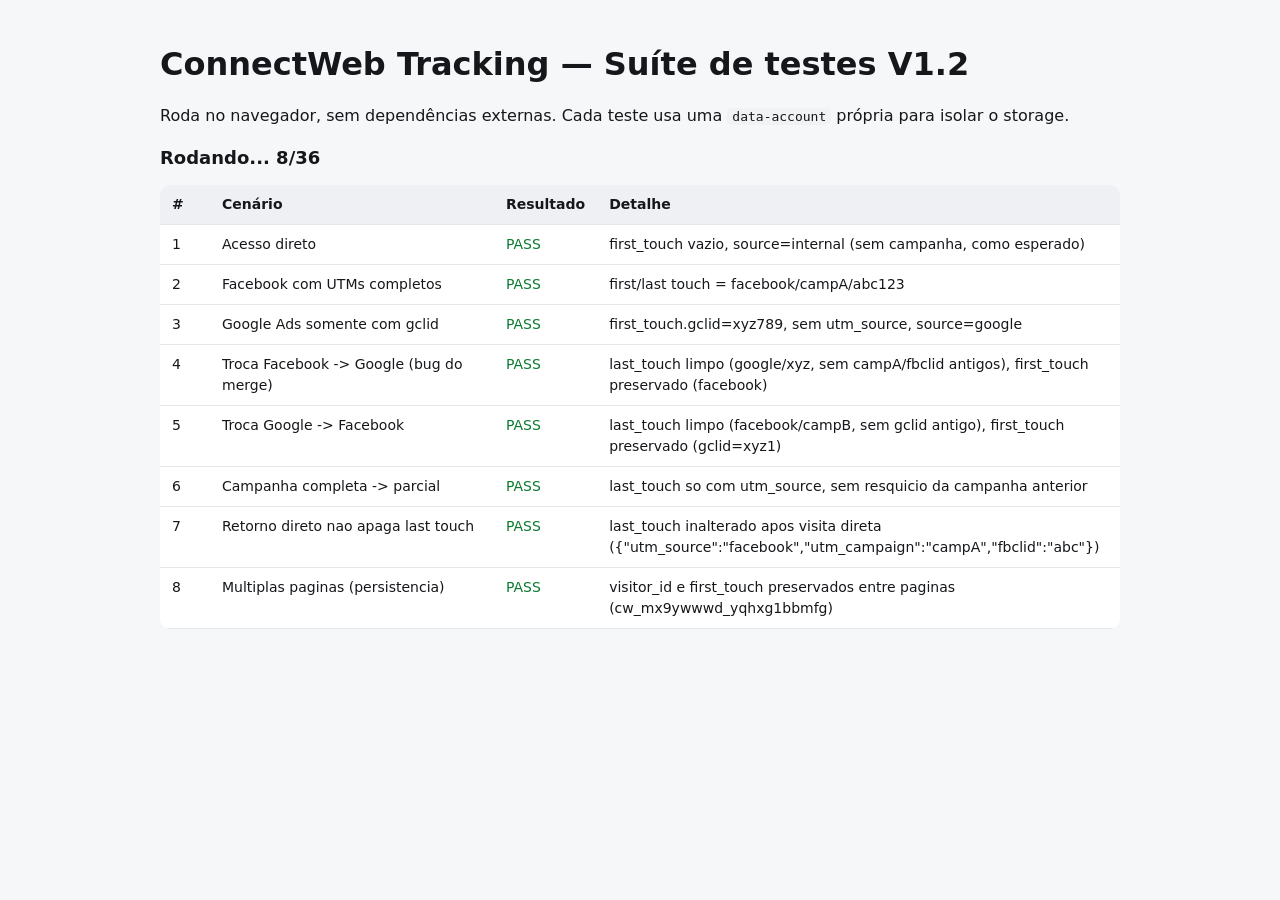
<file: tracking/tests.html>
<!doctype html>
<html lang="pt-BR">
<head>
<meta charset="utf-8">
<meta name="viewport" content="width=device-width,initial-scale=1">
<title>ConnectWeb Tracking — Suíte de testes V1.2</title>
<style>
  body{font-family:system-ui,sans-serif;max-width:960px;margin:40px auto;padding:0 20px;line-height:1.5;background:#f6f7f9;color:#15171a}
  h1{margin-bottom:4px}
  #summary{font-size:18px;font-weight:700;margin:14px 0}
  .pass{color:#0a7a2f}
  .fail{color:#b91c1c}
  table{border-collapse:collapse;width:100%;background:#fff;border-radius:10px;overflow:hidden}
  th,td{text-align:left;padding:9px 12px;border-bottom:1px solid #e5e7eb;font-size:14px;vertical-align:top}
  th{background:#eef0f3}
  tr.fail td{background:#fef2f2}
  code{background:#f1f2f4;border-radius:5px;padding:1px 5px}
  iframe{display:none}
</style>
</head>
<body>
  <h1>ConnectWeb Tracking — Suíte de testes V1.2</h1>
  <p>Roda no navegador, sem dependências externas. Cada teste usa uma <code>data-account</code> própria para isolar o storage.</p>
  <div id="summary">Rodando…</div>
  <table>
    <thead><tr><th style="width:26px">#</th><th style="width:260px">Cenário</th><th style="width:70px">Resultado</th><th>Detalhe</th></tr></thead>
    <tbody id="rows"></tbody>
  </table>

<script>
function sleep(ms) { return new Promise(function (r) { setTimeout(r, ms); }); }

function storageKeyFor(account) {
  var slug = account ? account.replace(/[^a-zA-Z0-9_-]/g, '_') : 'default';
  return '__cw_tracking_v1____' + slug;
}

function createIframe() {
  var f = document.createElement('iframe');
  f.style.width = '1px'; f.style.height = '1px';
  document.body.appendChild(f);
  return f;
}

function navigate(iframe, url) {
  return new Promise(function (resolve) {
    iframe.addEventListener('load', function onLoad() {
      iframe.removeEventListener('load', onLoad);
      resolve();
    });
    iframe.src = url;
  });
}

async function waitFor(fn, timeout) {
  var start = Date.now();
  while (Date.now() - start < timeout) {
    try { if (fn()) return true; } catch (e) {}
    await sleep(25);
  }
  return false;
}

async function waitReady(iframe, timeout) {
  return waitFor(function () {
    return !!(iframe.contentWindow && iframe.contentWindow.ConnectWebTracking);
  }, timeout || 3000);
}

// Cada execucao da suite usa um RUN_ID unico nas contas de teste, para
// nunca reaproveitar localStorage/cookies deixados por uma execucao
// anterior no mesmo navegador (o storage e por account, nao por sessao
// de teste).
var RUN_ID = Date.now().toString(36);

function fixtureUrl(params) {
  if (params.t_account) params.t_account = params.t_account + '_' + RUN_ID;
  var qs = Object.keys(params).map(function (k) {
    return encodeURIComponent(k) + '=' + encodeURIComponent(params[k]);
  }).join('&');
  return '/tracking/fixture.html?' + qs;
}

function storageKeyForTest(account) {
  return storageKeyFor(account + '_' + RUN_ID);
}

function assert(cond, okMsg, failMsg) {
  return { pass: !!cond, message: cond ? okMsg : failMsg };
}

var results = [];

// Cada teste usa uma account propria, e o tracker grava um cookie de
// fallback por account. Com dezenas de testes o cabecalho Cookie cresce
// ate estourar o limite de linha de servidores de desenvolvimento simples
// (HTTP 431), quebrando as navegacoes seguintes. Isso e artefato do
// ambiente de teste, nao do produto - entao limpamos os cookies do tracker
// ao final de cada teste. Nao afeta nenhuma assercao: elas rodam antes.
function clearTrackingCookies() {
  try {
    document.cookie.split(';').forEach(function (chunk) {
      var name = chunk.split('=')[0].trim();
      if (name.indexOf('cw_tracking') === 0) {
        document.cookie = name + '=; Max-Age=0; Path=/; SameSite=Lax';
      }
    });
  } catch (e) {}
}

async function runTest(name, fn) {
  var iframe = createIframe();
  var outcome;
  try {
    outcome = await fn(iframe);
  } catch (err) {
    outcome = { pass: false, message: 'Excecao: ' + (err && err.message ? err.message : String(err)) };
  }
  results.push({ name: name, pass: outcome.pass, message: outcome.message });
  iframe.parentNode && iframe.parentNode.removeChild(iframe);
  clearTrackingCookies();
}

// 1. Acesso direto
async function testDirect(iframe) {
  await navigate(iframe, fixtureUrl({ t_account: 't01_direct' }));
  await waitReady(iframe);
  var data = iframe.contentWindow.ConnectWebTracking.get();
  var ft = data.first_touch || {};
  var ftEmpty = Object.keys(ft).length === 0;
  // Dentro do iframe de teste, document.referrer aponta para tests.html
  // (mesma origem) - por isso o classifySource acerta "internal" em vez
  // de "direct" (nao ha unico "direct" real neste harness sem referrer).
  // Ambos sao classificacoes corretas de "sem campanha"; o que importa
  // aqui e o first_touch vazio.
  var ok = ftEmpty && (data.source === 'direct' || data.source === 'internal');
  return assert(ok,
    'first_touch vazio, source=' + data.source + ' (sem campanha, como esperado)',
    'esperado first_touch vazio e source direct/internal, obtido ' + JSON.stringify(data));
}

// 2. Facebook com UTMs completos
async function testFacebookUtms(iframe) {
  await navigate(iframe, fixtureUrl({ t_account: 't02_fb', utm_source: 'facebook', utm_medium: 'paid', utm_campaign: 'campA', fbclid: 'abc123' }));
  await waitReady(iframe);
  var data = iframe.contentWindow.ConnectWebTracking.get();
  var ok = data.first_touch.utm_source === 'facebook' && data.first_touch.fbclid === 'abc123' &&
    data.last_touch.utm_source === 'facebook' && data.source === 'facebook';
  return assert(ok, 'first/last touch = facebook/campA/abc123', 'obtido ' + JSON.stringify(data));
}

// 3. Google Ads somente com gclid
async function testGoogleGclidOnly(iframe) {
  await navigate(iframe, fixtureUrl({ t_account: 't03_google', gclid: 'xyz789' }));
  await waitReady(iframe);
  var data = iframe.contentWindow.ConnectWebTracking.get();
  var ok = data.first_touch.gclid === 'xyz789' && !data.first_touch.utm_source && data.source === 'google';
  return assert(ok, 'first_touch.gclid=xyz789, sem utm_source, source=google', 'obtido ' + JSON.stringify(data));
}

// 4. Troca Facebook -> Google (bug do merge)
async function testSwitchFbToGoogle(iframe) {
  var url1 = fixtureUrl({ t_account: 't04_switch', utm_source: 'facebook', utm_campaign: 'campA', fbclid: 'abc' });
  await navigate(iframe, url1);
  await waitReady(iframe);

  var url2 = fixtureUrl({ t_account: 't04_switch', utm_source: 'google', gclid: 'xyz' });
  await navigate(iframe, url2);
  await waitReady(iframe);

  var data = iframe.contentWindow.ConnectWebTracking.get();
  var last = data.last_touch;
  var ok = last.utm_source === 'google' && last.gclid === 'xyz' &&
    !last.utm_campaign && !last.fbclid &&
    data.first_touch.utm_source === 'facebook';
  return assert(ok,
    'last_touch limpo (google/xyz, sem campA/fbclid antigos), first_touch preservado (facebook)',
    'last_touch obtido ' + JSON.stringify(last) + ' | first_touch ' + JSON.stringify(data.first_touch));
}

// 5. Troca Google -> Facebook
async function testSwitchGoogleToFb(iframe) {
  var url1 = fixtureUrl({ t_account: 't05_switch', gclid: 'xyz1' });
  await navigate(iframe, url1);
  await waitReady(iframe);

  var url2 = fixtureUrl({ t_account: 't05_switch', utm_source: 'facebook', utm_campaign: 'campB', fbclid: 'newfb' });
  await navigate(iframe, url2);
  await waitReady(iframe);

  var data = iframe.contentWindow.ConnectWebTracking.get();
  var last = data.last_touch;
  var ok = last.utm_source === 'facebook' && last.utm_campaign === 'campB' && last.fbclid === 'newfb' &&
    !last.gclid && data.first_touch.gclid === 'xyz1';
  return assert(ok,
    'last_touch limpo (facebook/campB, sem gclid antigo), first_touch preservado (gclid=xyz1)',
    'last_touch obtido ' + JSON.stringify(last) + ' | first_touch ' + JSON.stringify(data.first_touch));
}

// 6. Campanha completa -> campanha parcial
async function testFullThenPartial(iframe) {
  var url1 = fixtureUrl({ t_account: 't06_partial', utm_source: 'facebook', utm_medium: 'paid', utm_campaign: 'campFull', utm_content: 'ad1', utm_term: 'termo' });
  await navigate(iframe, url1);
  await waitReady(iframe);

  var url2 = fixtureUrl({ t_account: 't06_partial', utm_source: 'facebook' });
  await navigate(iframe, url2);
  await waitReady(iframe);

  var data = iframe.contentWindow.ConnectWebTracking.get();
  var last = data.last_touch;
  var ok = last.utm_source === 'facebook' && !last.utm_medium && !last.utm_campaign && !last.utm_content && !last.utm_term;
  return assert(ok, 'last_touch so com utm_source, sem resquicio da campanha anterior', 'obtido ' + JSON.stringify(last));
}

// 7. Retorno direto nao apaga last touch
async function testDirectReturnKeepsLastTouch(iframe) {
  var url1 = fixtureUrl({ t_account: 't07_return', utm_source: 'facebook', utm_campaign: 'campA', fbclid: 'abc' });
  await navigate(iframe, url1);
  await waitReady(iframe);
  var before = iframe.contentWindow.ConnectWebTracking.get().last_touch;

  var url2 = fixtureUrl({ t_account: 't07_return' }); // sem parametros = acesso direto
  await navigate(iframe, url2);
  await waitReady(iframe);
  var after = iframe.contentWindow.ConnectWebTracking.get().last_touch;

  var ok = JSON.stringify(before) === JSON.stringify(after) && after.utm_source === 'facebook';
  return assert(ok, 'last_touch inalterado apos visita direta (' + JSON.stringify(after) + ')',
    'antes ' + JSON.stringify(before) + ' depois ' + JSON.stringify(after));
}

// 8. Multiplas paginas (persistencia)
async function testMultiplePages(iframe) {
  var url1 = fixtureUrl({ t_account: 't08_multi', utm_source: 'google', gclid: 'g1' });
  await navigate(iframe, url1);
  await waitReady(iframe);
  var first = iframe.contentWindow.ConnectWebTracking.get();
  var vid1 = first.visitor_id;

  var url2 = fixtureUrl({ t_account: 't08_multi', pagina: '2' });
  await navigate(iframe, url2);
  await waitReady(iframe);
  var second = iframe.contentWindow.ConnectWebTracking.get();

  var ok = vid1 && vid1 === second.visitor_id && second.first_touch.utm_source === 'google';
  return assert(ok, 'visitor_id e first_touch preservados entre paginas (' + vid1 + ')',
    'vid1=' + vid1 + ' vid2=' + second.visitor_id);
}

// 9. Link interno nao decorado
async function testInternalLinkNotDecorated(iframe) {
  await navigate(iframe, fixtureUrl({ t_account: 't09_internal', utm_source: 'facebook', utm_campaign: 'campA' }));
  await waitReady(iframe);
  await sleep(150);
  var href = iframe.contentWindow.document.getElementById('linkInternal').getAttribute('href');
  var ok = href.indexOf('utm_source') === -1;
  return assert(ok, 'link interno permanece sem utm_source (' + href + ')', 'href obtido: ' + href);
}

// 10. Link externo nao listado nao decorado
async function testExternalNotListed(iframe) {
  await navigate(iframe, fixtureUrl({ t_account: 't10_external', utm_source: 'facebook', utm_campaign: 'campA' }));
  await waitReady(iframe);
  await sleep(150);
  var href = iframe.contentWindow.document.getElementById('linkExternal').getAttribute('href');
  var ok = href.indexOf('utm_source') === -1;
  return assert(ok, 'link externo nao listado permanece intacto (' + href + ')', 'href obtido: ' + href);
}

// 11. Link Hotmart decorado
async function testHotmartDecorated(iframe) {
  await navigate(iframe, fixtureUrl({ t_account: 't11_hotmart', utm_source: 'facebook', utm_campaign: 'campA' }));
  await waitReady(iframe);
  await sleep(150);
  var href = iframe.contentWindow.document.getElementById('linkHotmart').getAttribute('href');
  var ok = href.indexOf('utm_source=facebook') !== -1 && href.indexOf('src=') !== -1;
  return assert(ok, 'link hotmart ganhou utm_source + src (' + href + ')', 'href obtido: ' + href);
}

// 12. Link Kiwify decorado
async function testKiwifyDecorated(iframe) {
  await navigate(iframe, fixtureUrl({ t_account: 't12_kiwify', utm_source: 'facebook', utm_campaign: 'campA' }));
  await waitReady(iframe);
  await sleep(150);
  var href = iframe.contentWindow.document.getElementById('linkKiwify').getAttribute('href');
  var ok = href.indexOf('utm_source=facebook') !== -1 && href.indexOf('src=') !== -1;
  return assert(ok, 'link kiwify ganhou utm_source + src (' + href + ')', 'href obtido: ' + href);
}

// 13. Formulario inicial
async function testInitialForm(iframe) {
  await navigate(iframe, fixtureUrl({ t_account: 't13_form', utm_source: 'facebook', utm_campaign: 'campA' }));
  await waitReady(iframe);
  await sleep(150);
  var form = iframe.contentWindow.document.getElementById('formInitial');
  var field = form.querySelector('input[name="utm_source"]');
  var vid = form.querySelector('input[name="cw_visitor_id"]');
  var ok = field && field.value === 'facebook' && vid && vid.value;
  return assert(ok, 'formulario inicial recebeu utm_source + cw_visitor_id', 'campo utm_source=' + (field && field.value));
}

// 14. Formulario dinamico
async function testDynamicForm(iframe) {
  await navigate(iframe, fixtureUrl({ t_account: 't14_dynform', utm_source: 'facebook', utm_campaign: 'campA' }));
  await waitReady(iframe);
  iframe.contentWindow.__cwAddDynamicForm();
  // O MutationObserver processa em lote via requestAnimationFrame - em aba
  // de fundo/automatizada o rAF pode ser bem mais lento que o normal,
  // entao fazemos polling generoso em vez de um sleep fixo curto.
  await waitFor(function () {
    var form = iframe.contentWindow.document.getElementById('formDynamic');
    var field = form && form.querySelector('input[name="utm_source"]');
    return field && field.value === 'facebook';
  }, 4000);
  var form = iframe.contentWindow.document.getElementById('formDynamic');
  var field = form && form.querySelector('input[name="utm_source"]');
  return assert(field && field.value === 'facebook', 'form dinamico recebeu campos ocultos', 'form/field: ' + (field && field.value));
}

// 15. Formulario aninhado dentro de container dinamico
async function testNestedForm(iframe) {
  await navigate(iframe, fixtureUrl({ t_account: 't15_nested', utm_source: 'facebook', utm_campaign: 'campA' }));
  await waitReady(iframe);
  iframe.contentWindow.__cwAddNestedForm();
  await waitFor(function () {
    var form = iframe.contentWindow.document.getElementById('formNested');
    var field = form && form.querySelector('input[name="utm_source"]');
    return field && field.value === 'facebook';
  }, 4000);
  var form = iframe.contentWindow.document.getElementById('formNested');
  var field = form && form.querySelector('input[name="utm_source"]');
  return assert(field && field.value === 'facebook', 'form aninhado (dentro de div nova) recebeu campos ocultos', 'form/field: ' + (field && field.value));
}

// 16. SPA via pushState
async function testSpaPushState(iframe) {
  await navigate(iframe, fixtureUrl({ t_account: 't16_spa', utm_source: 'facebook', utm_campaign: 'campA' }));
  await waitReady(iframe);
  var before = iframe.contentWindow.ConnectWebTracking.get();

  iframe.contentWindow.__cwPushState('/tracking/fixture.html?t_account=t16_spa&utm_source=google&gclid=zzz');
  await sleep(200);

  var after = iframe.contentWindow.ConnectWebTracking.get();
  var ok = after.last_touch.utm_source === 'google' && after.last_touch.gclid === 'zzz' &&
    !after.last_touch.utm_campaign && after.first_touch.utm_source === 'facebook' &&
    after.visitor_id === before.visitor_id;
  return assert(ok, 'pushState atualizou last_touch sem recriar first_touch/visitor_id',
    'antes ' + JSON.stringify(before.last_touch) + ' depois ' + JSON.stringify(after.last_touch));
}

// 17. Consentimento aceito
async function testConsentGranted(iframe) {
  var url = fixtureUrl({ t_account: 't17_consent', t_consent_required: 'true', utm_source: 'facebook', utm_campaign: 'campA' });
  await navigate(iframe, url);
  await waitReady(iframe);

  var key = storageKeyForTest('t17_consent');
  var beforeStorage = iframe.contentWindow.localStorage.getItem(key);
  var stateBefore = iframe.contentWindow.ConnectWebTracking.consentState();

  iframe.contentWindow.ConnectWebTracking.setConsent(true);
  await sleep(150);

  var afterStorage = iframe.contentWindow.localStorage.getItem(key);
  var data = iframe.contentWindow.ConnectWebTracking.get();
  var ok = beforeStorage === null && stateBefore === 'unknown' && !!afterStorage && data.first_touch.utm_source === 'facebook';
  return assert(ok, 'nada gravado antes do consentimento; apos setConsent(true), registro criado com first_touch correto',
    'beforeStorage=' + beforeStorage + ' stateBefore=' + stateBefore + ' afterStorage=' + !!afterStorage + ' data=' + JSON.stringify(data.first_touch));
}

// 18. Consentimento negado
async function testConsentDenied(iframe) {
  var url = fixtureUrl({ t_account: 't18_consent_deny', t_consent_required: 'true', utm_source: 'facebook' });
  await navigate(iframe, url);
  await waitReady(iframe);

  iframe.contentWindow.ConnectWebTracking.setConsent(false);
  await sleep(150);

  var key = storageKeyForTest('t18_consent_deny');
  var storage = iframe.contentWindow.localStorage.getItem(key);
  var ok = storage === null && iframe.contentWindow.ConnectWebTracking.consentState() === 'denied';
  return assert(ok, 'nenhum dado persistido apos negar consentimento', 'storage=' + storage);
}

// 19. Opt-out persiste entre reloads
async function testOptOut(iframe) {
  var url = fixtureUrl({ t_account: 't19_optout', t_consent_required: 'true', utm_source: 'facebook' });
  await navigate(iframe, url);
  await waitReady(iframe);

  iframe.contentWindow.ConnectWebTracking.optOut();
  await sleep(150);

  var key = storageKeyForTest('t19_optout');
  var storageAfterOptout = iframe.contentWindow.localStorage.getItem(key);
  var cookieHasOptout = iframe.contentWindow.document.cookie.indexOf('cw_tracking_optout_v1__t19_optout_' + RUN_ID) !== -1;

  // recarrega a mesma pagina/conta - opt-out deve ser lido automaticamente
  await navigate(iframe, url);
  await waitReady(iframe);
  var stateAfterReload = iframe.contentWindow.ConnectWebTracking.consentState();
  var storageAfterReload = iframe.contentWindow.localStorage.getItem(key);

  var ok = storageAfterOptout === null && cookieHasOptout && stateAfterReload === 'denied' && storageAfterReload === null;
  return assert(ok, 'opt-out limpou dados e persistiu como negado apos reload',
    'storageAfterOptout=' + storageAfterOptout + ' cookie=' + cookieHasOptout + ' stateAfterReload=' + stateAfterReload);
}

// 20. Expiracao por TTL
async function testExpiry(iframe) {
  var account = 't20_expiry';
  var key = storageKeyForTest(account);
  var oldDate = new Date(Date.now() - 100 * 24 * 60 * 60 * 1000).toISOString();
  var seeded = {
    version: '1.1.0', account: account, visitor_id: 'SEEDED_OLD',
    first_touch: { utm_source: 'old' }, last_touch: { utm_source: 'old' },
    last_touch_source: 'old', source: 'old',
    landing_page: { url: '', path: '', referrer: '', captured_at: oldDate },
    last_page: '', updated_at: oldDate, history: []
  };
  // t_seed_key/t_seed_value precisam ser calculados ANTES de fixtureUrl()
  // sufixar t_account com o RUN_ID, entao usamos storageKeyForTest (que
  // aplica o mesmo sufixo) para as duas coisas baterem.
  var url = fixtureUrl({ t_account: account, t_seed_key: key, t_seed_value: JSON.stringify(seeded) });
  await navigate(iframe, url);
  await waitReady(iframe);

  var data = iframe.contentWindow.ConnectWebTracking.get();
  var ok = data.visitor_id !== 'SEEDED_OLD';
  return assert(ok, 'registro com 100 dias foi descartado (novo visitor_id gerado)', 'visitor_id obtido: ' + data.visitor_id);
}

// 21. Troca de account (isolamento)
async function testAccountSwitch(iframe) {
  var urlA = fixtureUrl({ t_account: 't21_acctA' });
  await navigate(iframe, urlA);
  await waitReady(iframe);
  var vidA = iframe.contentWindow.ConnectWebTracking.get().visitor_id;

  var urlB = fixtureUrl({ t_account: 't21_acctB' });
  await navigate(iframe, urlB);
  await waitReady(iframe);
  var vidB = iframe.contentWindow.ConnectWebTracking.get().visitor_id;

  await navigate(iframe, urlA);
  await waitReady(iframe);
  var vidA2 = iframe.contentWindow.ConnectWebTracking.get().visitor_id;

  var ok = vidA && vidB && vidA !== vidB && vidA2 === vidA;
  return assert(ok, 'conta B nao reaproveitou dados da conta A; conta A preservada ao voltar',
    'vidA=' + vidA + ' vidB=' + vidB + ' vidA(volta)=' + vidA2);
}

// 22. Alteracao dinamica de href para Hotmart (MutationObserver de atributo)
async function testHrefChangeToHotmart(iframe) {
  await navigate(iframe, fixtureUrl({ t_account: 't22_hrefhotmart', utm_source: 'facebook', utm_campaign: 'campA', fbclid: 'shouldnotleak' }));
  await waitReady(iframe);

  iframe.contentWindow.__cwChangeHref('https://checkout.hotmart.com/produtoX');
  var got = await waitFor(function () {
    var h = iframe.contentWindow.document.getElementById('linkInternal').getAttribute('href');
    return h.indexOf('utm_source') !== -1;
  }, 4000);
  var href = iframe.contentWindow.document.getElementById('linkInternal').getAttribute('href');

  var ok = got && href.indexOf('utm_source=facebook') !== -1 && href.indexOf('src=') !== -1 && href.indexOf('fbclid') === -1;
  return assert(ok,
    'href alterado dinamicamente para Hotmart foi decorado (utm+src, sem fbclid)',
    'href obtido: ' + href);
}

// 23. Alteracao dinamica de href de volta para destino nao permitido
// (bug real encontrado na auditoria: matchesDomainList dava falso
// positivo quando o host tinha o mesmo comprimento de "hotmart.com")
async function testHrefChangeBackToUnlisted(iframe) {
  await navigate(iframe, fixtureUrl({ t_account: 't23_hrefback', utm_source: 'facebook', utm_campaign: 'campA' }));
  await waitReady(iframe);

  iframe.contentWindow.__cwChangeHref('https://checkout.hotmart.com/produtoY');
  await waitFor(function () {
    var h = iframe.contentWindow.document.getElementById('linkInternal').getAttribute('href');
    return h.indexOf('utm_source') !== -1;
  }, 4000);

  // "exemplo.com" tem o mesmo numero de caracteres que "hotmart.com" -
  // e exatamente o caso que expunha o bug do matching por comprimento.
  iframe.contentWindow.__cwChangeHref('https://exemplo.com/pagina');
  await sleep(500);
  var href = iframe.contentWindow.document.getElementById('linkInternal').getAttribute('href');

  var ok = href === 'https://exemplo.com/pagina';
  return assert(ok,
    'href alterado de volta para dominio nao permitido nao ficou decorado',
    'href obtido: ' + href + ' (esperado: https://exemplo.com/pagina, sem parametros)');
}

// 24. Hotmart/Kiwify recebem somente os parametros documentados
// (sem click IDs), mas os click IDs continuam armazenados internamente
async function testHotmartKiwifyExcludeClickIds(iframe) {
  await navigate(iframe, fixtureUrl({
    t_account: 't24_noclickids', utm_source: 'facebook', utm_medium: 'paid', utm_campaign: 'campA',
    fbclid: 'fb123', gclid: 'g456', ttclid: 'tt789',
    utm_id: 'uid1', ad_id: 'ad1', campaign_id: 'cid1', adset_id: 'as1'
  }));
  await waitReady(iframe);
  await sleep(150);

  var hotmartHref = iframe.contentWindow.document.getElementById('linkHotmart').getAttribute('href');
  var kiwifyHref = iframe.contentWindow.document.getElementById('linkKiwify').getAttribute('href');
  var raw = iframe.contentWindow.ConnectWebTracking.getRaw();

  // Nem click IDs nem os 4 IDs de campanha/anuncio podem vazar para o
  // checkout: Hotmart/Kiwify documentam oficialmente so os 5 UTMs + src.
  function semParametrosProibidos(href) {
    return ['fbclid', 'gclid', 'ttclid', 'utm_id', 'ad_id', 'campaign_id', 'adset_id']
      .every(function (k) { return href.indexOf(k) === -1; });
  }

  var hotmartOk = hotmartHref.indexOf('utm_source=facebook') !== -1 && hotmartHref.indexOf('src=') !== -1 &&
    semParametrosProibidos(hotmartHref);
  var kiwifyOk = kiwifyHref.indexOf('utm_source=facebook') !== -1 && kiwifyHref.indexOf('src=') !== -1 &&
    semParametrosProibidos(kiwifyHref);
  var storageOk = raw.first_touch.fbclid === 'fb123' && raw.first_touch.gclid === 'g456' &&
    raw.first_touch.ttclid === 'tt789' && raw.first_touch.ad_id === 'ad1' &&
    raw.first_touch.campaign_id === 'cid1' && raw.first_touch.adset_id === 'as1' &&
    raw.first_touch.utm_id === 'uid1';

  var ok = hotmartOk && kiwifyOk && storageOk;
  return assert(ok,
    'Hotmart/Kiwify sem click IDs na URL; click IDs continuam no armazenamento interno',
    'hotmart=' + hotmartHref + ' | kiwify=' + kiwifyHref + ' | armazenado=' + JSON.stringify(raw.first_touch));
}

// 25. Entrada por TikTok (ttclid)
async function testTikTokEntry(iframe) {
  await navigate(iframe, fixtureUrl({ t_account: 't25_tiktok', ttclid: 'tt999' }));
  await waitReady(iframe);
  var data = iframe.contentWindow.ConnectWebTracking.get();
  var ok = data.first_touch.ttclid === 'tt999' && !data.first_touch.utm_source && data.source === 'tiktok';
  return assert(ok, 'first_touch.ttclid=tt999, sem utm_source, source=tiktok', 'obtido ' + JSON.stringify(data));
}

// 26. Preservacao de sck pre-existente no link de destino
async function testPreservesExistingSck(iframe) {
  await navigate(iframe, fixtureUrl({ t_account: 't26_sck', utm_source: 'facebook', utm_campaign: 'campA' }));
  await waitReady(iframe);

  iframe.contentWindow.__cwChangeHref('https://checkout.hotmart.com/produtoZ?sck=meu_sck_manual');
  await waitFor(function () {
    var h = iframe.contentWindow.document.getElementById('linkInternal').getAttribute('href');
    return h.indexOf('utm_source') !== -1;
  }, 4000);
  var href = iframe.contentWindow.document.getElementById('linkInternal').getAttribute('href');

  var ok = href.indexOf('sck=meu_sck_manual') !== -1 && href.indexOf('utm_source=facebook') !== -1;
  return assert(ok, 'sck pre-existente preservado, utm_source adicionado (' + href + ')', 'href obtido: ' + href);
}

// 27. Link inserido dinamicamente (novo <a>, nao href trocado) e decorado
// pelo MutationObserver sem click IDs
async function testDynamicLinkInsertion(iframe) {
  await navigate(iframe, fixtureUrl({ t_account: 't27_dynlink', utm_source: 'facebook', utm_campaign: 'campA', fbclid: 'shouldnotleak' }));
  await waitReady(iframe);

  iframe.contentWindow.__cwAddDynamicLink();
  var got = await waitFor(function () {
    var el = iframe.contentWindow.document.getElementById('linkDynamic');
    return el && el.getAttribute('href').indexOf('utm_source') !== -1;
  }, 4000);
  var href = iframe.contentWindow.document.getElementById('linkDynamic').getAttribute('href');

  var ok = got && href.indexOf('utm_source=facebook') !== -1 && href.indexOf('src=') !== -1 && href.indexOf('fbclid') === -1;
  return assert(ok, 'link novo (inserido via JS) foi decorado pelo MutationObserver, sem fbclid', 'href obtido: ' + href);
}

// 28. Independencia de rede - nenhuma chamada de rede e feita pelo
// tracker durante um ciclo completo (captura, decoracao de links,
// formularios, SPA, consentimento). Verifica na pratica a exigencia
// de que o produto nao depende de nenhuma infraestrutura da ConnectWeb.
async function testNetworkIndependence(iframe) {
  await navigate(iframe, fixtureUrl({
    t_account: 't28_noserver', t_consent_required: 'true',
    utm_source: 'facebook', utm_medium: 'paid', utm_campaign: 'campA',
    fbclid: 'fb1', gclid: 'g1', ttclid: 'tt1'
  }));
  await waitReady(iframe);

  // exercita: consentimento, decoracao de link/form existentes,
  // link e form dinamicos, SPA (pushState), refresh()
  iframe.contentWindow.ConnectWebTracking.setConsent(true);
  await sleep(100);
  iframe.contentWindow.__cwAddDynamicLink();
  iframe.contentWindow.__cwAddDynamicForm();
  await sleep(200);
  iframe.contentWindow.__cwPushState('/tracking/fixture.html?t_account=t28_noserver&utm_source=google&gclid=g2');
  await sleep(200);
  iframe.contentWindow.ConnectWebTracking.refresh();
  iframe.contentWindow.ConnectWebTracking.get();
  iframe.contentWindow.ConnectWebTracking.getRaw();
  await sleep(100);

  // V1.2: os recursos novos tambem precisam ser 100% locais - eventos,
  // lead com dados pessoais, submit de formulario marcado e leitura de
  // fbp/fbc nao podem introduzir nenhuma chamada de rede.
  iframe.contentWindow.ConnectWebTracking.track('view_content');
  iframe.contentWindow.ConnectWebTracking.trackLead({
    name: 'Joao Teste', email: 'joao@exemplo.com', phone: '14999999999'
  });
  iframe.contentWindow.ConnectWebTracking.getEvents();
  iframe.contentWindow.__cwSubmit('formLead');
  await sleep(200);

  var calls = iframe.contentWindow.__cwNetworkCalls || [];
  var ok = calls.length === 0;
  return assert(ok,
    'nenhuma chamada de rede em todo o ciclo, incluindo track/trackLead/submit/fbp-fbc (fetch/XHR/sendBeacon)',
    'chamadas registradas: ' + JSON.stringify(calls));
}

// 29. session_id criado no primeiro acesso e distinto do visitor_id
async function testSessionCreated(iframe) {
  await navigate(iframe, fixtureUrl({ t_account: 't29_session', utm_source: 'facebook', utm_campaign: 'campA' }));
  await waitReady(iframe);
  var data = iframe.contentWindow.ConnectWebTracking.get();
  var ok = !!data.session_id && data.session_id.indexOf('cws_') === 0 &&
    !!data.visitor_id && data.session_id !== data.visitor_id && !!data.session_started_at;
  return assert(ok, 'session_id criado (' + data.session_id + '), distinto do visitor_id',
    'session_id=' + data.session_id + ' visitor_id=' + data.visitor_id);
}

// 30. Sessao estavel: recarregar a mesma URL nao cria sessao nova
async function testSessionStable(iframe) {
  var url = fixtureUrl({ t_account: 't30_stable', utm_source: 'facebook', utm_campaign: 'campA' });
  await navigate(iframe, url);
  await waitReady(iframe);
  var first = iframe.contentWindow.ConnectWebTracking.get();

  await navigate(iframe, url);
  await waitReady(iframe);
  var second = iframe.contentWindow.ConnectWebTracking.get();

  var ok = first.session_id && first.session_id === second.session_id &&
    first.visitor_id === second.visitor_id;
  return assert(ok, 'reload da mesma campanha manteve o mesmo session_id',
    'sessao1=' + first.session_id + ' sessao2=' + second.session_id);
}

// 31. Nova sessao apos 30 min de inatividade (registro semeado com
// atividade antiga, mas dentro do TTL de 90 dias)
async function testSessionTimeout(iframe) {
  var account = 't31_timeout';
  var key = storageKeyForTest(account);
  var recent = new Date().toISOString();
  var stale = new Date(Date.now() - 45 * 60 * 1000).toISOString();
  var seeded = {
    version: '1.2.0', account: account, visitor_id: 'VISITOR_ESTAVEL',
    session_id: 'cws_SESSAO_ANTIGA', session_started_at: stale, session_last_activity_at: stale,
    events: [],
    first_touch: { utm_source: 'facebook' }, last_touch: { utm_source: 'facebook' },
    last_touch_source: 'facebook', source: 'facebook',
    landing_page: { url: '', path: '', referrer: '', captured_at: stale },
    last_page: '', updated_at: recent, history: []
  };
  await navigate(iframe, fixtureUrl({ t_account: account, t_seed_key: key, t_seed_value: JSON.stringify(seeded) }));
  await waitReady(iframe);

  var data = iframe.contentWindow.ConnectWebTracking.get();
  var ok = data.visitor_id === 'VISITOR_ESTAVEL' &&
    data.session_id !== 'cws_SESSAO_ANTIGA' &&
    data.first_touch.utm_source === 'facebook';
  return assert(ok, 'apos 45 min de inatividade abriu sessao nova, mantendo visitor_id e first_touch',
    'visitor_id=' + data.visitor_id + ' session_id=' + data.session_id);
}

// 32. Nova campanha gera nova sessao, preservando visitor_id e first_touch
async function testNewCampaignNewSession(iframe) {
  await navigate(iframe, fixtureUrl({ t_account: 't32_newcamp', utm_source: 'facebook', utm_campaign: 'campA' }));
  await waitReady(iframe);
  var before = iframe.contentWindow.ConnectWebTracking.get();

  await navigate(iframe, fixtureUrl({ t_account: 't32_newcamp', utm_source: 'google', gclid: 'g999' }));
  await waitReady(iframe);
  var after = iframe.contentWindow.ConnectWebTracking.get();

  var ok = after.visitor_id === before.visitor_id &&
    after.session_id !== before.session_id &&
    after.first_touch.utm_source === 'facebook' &&
    after.last_touch.utm_source === 'google' &&
    after.last_touch.gclid === 'g999' &&
    !after.last_touch.utm_campaign;
  return assert(ok, 'nova campanha abriu sessao nova; visitor_id e first_touch preservados; last_touch trocado',
    'visitor before/after=' + before.visitor_id + '/' + after.visitor_id +
    ' sessao before/after=' + before.session_id + '/' + after.session_id +
    ' first_touch=' + JSON.stringify(after.first_touch) + ' last_touch=' + JSON.stringify(after.last_touch));
}

// 33. Captura dos 4 parametros novos
async function testNewAdParamsCaptured(iframe) {
  await navigate(iframe, fixtureUrl({
    t_account: 't33_adparams', utm_source: 'facebook', utm_campaign: 'campA',
    utm_id: 'UTMID1', ad_id: 'AD1', campaign_id: 'CAMP1', adset_id: 'ADSET1'
  }));
  await waitReady(iframe);
  var data = iframe.contentWindow.ConnectWebTracking.get();
  var ft = data.first_touch, lt = data.last_touch;
  var ok = ft.utm_id === 'UTMID1' && ft.ad_id === 'AD1' && ft.campaign_id === 'CAMP1' && ft.adset_id === 'ADSET1' &&
    lt.ad_id === 'AD1' && lt.adset_id === 'ADSET1';
  return assert(ok, 'utm_id, ad_id, campaign_id e adset_id capturados em first_touch e last_touch',
    'first_touch=' + JSON.stringify(ft));
}

// 34. Transporte dos novos parametros: NAO vao para Hotmart/Kiwify,
// mas VAO para os campos ocultos do formulario
async function testNewAdParamsTransport(iframe) {
  await navigate(iframe, fixtureUrl({
    t_account: 't34_transport', utm_source: 'facebook', utm_campaign: 'campA',
    utm_id: 'UTMID1', ad_id: 'AD1', campaign_id: 'CAMP1', adset_id: 'ADSET1'
  }));
  await waitReady(iframe);
  await sleep(150);

  var doc = iframe.contentWindow.document;
  var hotmartHref = doc.getElementById('linkHotmart').getAttribute('href');
  var kiwifyHref = doc.getElementById('linkKiwify').getAttribute('href');
  var form = doc.getElementById('formInitial');

  function val(name) {
    var el = form.querySelector('input[name="' + name + '"]');
    return el ? el.value : null;
  }

  var checkoutLimpo = ['utm_id', 'ad_id', 'campaign_id', 'adset_id'].every(function (k) {
    return hotmartHref.indexOf(k) === -1 && kiwifyHref.indexOf(k) === -1;
  });
  var formCompleto = val('utm_id') === 'UTMID1' && val('ad_id') === 'AD1' &&
    val('campaign_id') === 'CAMP1' && val('adset_id') === 'ADSET1' &&
    !!val('cw_session_id') && !!val('cw_visitor_id');

  var ok = checkoutLimpo && formCompleto && hotmartHref.indexOf('utm_source=facebook') !== -1;
  return assert(ok, 'novos IDs ficam fora da URL de Hotmart/Kiwify e presentes nos campos do formulario (com cw_session_id)',
    'hotmart=' + hotmartHref + ' | form ad_id=' + val('ad_id') + ' cw_session_id=' + val('cw_session_id'));
}

// 35. track('lead'): event_id unico, event_time, sessao e atribuicao;
// PII do trackLead NAO pode ser persistida
async function testTrackLeadEvent(iframe) {
  await navigate(iframe, fixtureUrl({ t_account: 't35_event', utm_source: 'facebook', utm_campaign: 'campA', ad_id: 'AD1' }));
  await waitReady(iframe);

  var cw = iframe.contentWindow.ConnectWebTracking;
  var received = null;
  iframe.contentWindow.addEventListener('connectweb:tracking-event', function (e) { received = e.detail; });

  var e1 = cw.track('lead');
  var e2 = cw.trackLead({ name: 'Joao Teste', email: 'joao@exemplo.com', phone: '14999999999' });
  await sleep(100);

  var data = cw.get();
  var events = cw.getEvents();
  var raw = iframe.contentWindow.localStorage.getItem(storageKeyForTest('t35_event')) || '';

  var idsUnicos = e1.event_id && e2.event_id && e1.event_id !== e2.event_id;
  var estruturaOk = e2.event_name === 'lead' && !!e2.event_time &&
    e2.session_id === data.session_id && e2.visitor_id === data.visitor_id &&
    e2.first_touch.utm_source === 'facebook' && e2.last_touch.ad_id === 'AD1';
  var payloadEntregue = e2.data.email === 'joao@exemplo.com' &&
    received && received.data && received.data.email === 'joao@exemplo.com';
  var persistidoOk = events.length === 2 && !events[1].data &&
    raw.indexOf('joao@exemplo.com') === -1 && raw.indexOf('Joao Teste') === -1 &&
    raw.indexOf('14999999999') === -1;

  var ok = idsUnicos && estruturaOk && payloadEntregue && persistidoOk;
  return assert(ok, 'eventos com event_id unico, sessao/atribuicao corretas; PII entregue no evento mas NAO persistida',
    'idsUnicos=' + idsUnicos + ' estrutura=' + estruturaOk + ' payload=' + payloadEntregue +
    ' persistencia=' + persistidoOk + ' eventos=' + JSON.stringify(events));
}

// 36. Formulario com data-cw-lead dispara lead; sem o atributo, nao dispara
async function testLeadFormOptIn(iframe) {
  await navigate(iframe, fixtureUrl({ t_account: 't36_leadform', utm_source: 'facebook', utm_campaign: 'campA' }));
  await waitReady(iframe);

  var cw = iframe.contentWindow.ConnectWebTracking;
  var antes = cw.getEvents().length;

  iframe.contentWindow.__cwSubmit('formNoLead');
  await sleep(150);
  var depoisSemAtributo = cw.getEvents().length;

  iframe.contentWindow.__cwSubmit('formLead');
  await sleep(150);
  var depoisComAtributo = cw.getEvents();

  var ok = antes === 0 && depoisSemAtributo === 0 &&
    depoisComAtributo.length === 1 && depoisComAtributo[0].event_name === 'lead' &&
    !!depoisComAtributo[0].session_id;
  return assert(ok, 'formulario sem data-cw-lead nao disparou; com data-cw-lead disparou 1 evento lead',
    'antes=' + antes + ' semAtributo=' + depoisSemAtributo + ' comAtributo=' + JSON.stringify(depoisComAtributo));
}

var TESTS = [
  ['Acesso direto', testDirect],
  ['Facebook com UTMs completos', testFacebookUtms],
  ['Google Ads somente com gclid', testGoogleGclidOnly],
  ['Troca Facebook -> Google (bug do merge)', testSwitchFbToGoogle],
  ['Troca Google -> Facebook', testSwitchGoogleToFb],
  ['Campanha completa -> parcial', testFullThenPartial],
  ['Retorno direto nao apaga last touch', testDirectReturnKeepsLastTouch],
  ['Multiplas paginas (persistencia)', testMultiplePages],
  ['Link interno nao decorado', testInternalLinkNotDecorated],
  ['Link externo nao listado nao decorado', testExternalNotListed],
  ['Link Hotmart decorado (utm + src)', testHotmartDecorated],
  ['Link Kiwify decorado (utm + src)', testKiwifyDecorated],
  ['Formulario inicial recebe campos', testInitialForm],
  ['Formulario inserido dinamicamente', testDynamicForm],
  ['Formulario aninhado em container dinamico', testNestedForm],
  ['SPA via pushState', testSpaPushState],
  ['Consentimento aceito', testConsentGranted],
  ['Consentimento negado', testConsentDenied],
  ['Opt-out persiste entre reloads', testOptOut],
  ['Expiracao por TTL (90 dias)', testExpiry],
  ['Troca de data-account (isolamento)', testAccountSwitch],
  ['Alteracao dinamica de href para Hotmart', testHrefChangeToHotmart],
  ['Alteracao dinamica de href de volta para nao permitido', testHrefChangeBackToUnlisted],
  ['Hotmart/Kiwify sem click IDs na URL (mas armazenados)', testHotmartKiwifyExcludeClickIds],
  ['Entrada por TikTok (ttclid)', testTikTokEntry],
  ['Preservacao de sck pre-existente no destino', testPreservesExistingSck],
  ['Link inserido dinamicamente (MutationObserver)', testDynamicLinkInsertion],
  ['Independencia de rede (zero chamadas ao servidor)', testNetworkIndependence],
  ['session_id criado e distinto do visitor_id', testSessionCreated],
  ['Sessao estavel entre reloads', testSessionStable],
  ['Nova sessao apos 30 min de inatividade', testSessionTimeout],
  ['Nova campanha = nova sessao (visitor_id/first_touch preservados)', testNewCampaignNewSession],
  ['Captura de utm_id/ad_id/campaign_id/adset_id', testNewAdParamsCaptured],
  ['Transporte dos novos IDs (fora do checkout, dentro do form)', testNewAdParamsTransport],
  ['track/trackLead: event_id unico e PII nao persistida', testTrackLeadEvent],
  ['Formulario data-cw-lead (opt-in) dispara lead', testLeadFormOptIn]
];

async function run() {
  clearTrackingCookies(); // limpa restos de execucoes anteriores
  for (var i = 0; i < TESTS.length; i++) {
    await runTest(TESTS[i][0], TESTS[i][1]);
    render();
  }
  render(true);
}

function render(done) {
  var rows = document.getElementById('rows');
  rows.innerHTML = '';
  var passCount = 0;
  results.forEach(function (r, i) {
    var tr = document.createElement('tr');
    if (!r.pass) tr.className = 'fail';
    tr.innerHTML = '<td>' + (i + 1) + '</td><td>' + r.name + '</td>' +
      '<td class="' + (r.pass ? 'pass' : 'fail') + '">' + (r.pass ? 'PASS' : 'FAIL') + '</td>' +
      '<td>' + (r.message || '') + '</td>';
    rows.appendChild(tr);
    if (r.pass) passCount++;
  });
  var summary = document.getElementById('summary');
  var total = TESTS.length;
  var ran = results.length;
  if (!done) {
    summary.textContent = 'Rodando... ' + ran + '/' + total;
  } else {
    summary.innerHTML = passCount === total
      ? '<span class="pass">' + passCount + '/' + total + ' testes passaram</span>'
      : '<span class="fail">' + passCount + '/' + total + ' testes passaram (' + (total - passCount) + ' falharam)</span>';
  }
}

run();
</script>
</body>
</html>
</file>
<file: styles.css>
/* =============================================================
   Conect Web — styles.css (v3)
   Redesign premium: base clara + hero/CTA escuros.
   Mapeado sobre as MESMAS classes do HTML atual (nada de markup
   foi removido) — referencia de qualidade: Linear / Vercel / Stripe.
   ============================================================= */

:root{
  /* Superficies claras — base cinza com cards brancos por cima,
     o que cria profundidade em vez de um branco chapado. */
  --bg:#E9EDF4;        /* fundo da pagina (cinza fechado) */
  --bg-subtle:#FFFFFF; /* secoes alternadas (brancas) */
  --bg-muted:#EDF0F5;  /* chips e caixas internas */
  --line:#E2E6ED;
  --line2:#CFD5DF;

  /* Superficies escuras (hero, CTA) */
  --dark:#0B0D14;
  --dark-line:rgba(255,255,255,.12);
  --dark-text:#F8FAFC;
  --dark-muted:rgba(226,232,240,.72);

  /* Texto */
  --text:#111827;
  --muted:#5B6473;
  --muted2:#7A8394;

  /* Marca */
  --brand:#2563EB;
  --brand-ink:#1D4ED8;
  --brand2:#7C3AED;
  --ok:#059669;
  --grad:linear-gradient(135deg, var(--brand), var(--brand2));
  --grad-soft:linear-gradient(140deg, rgba(37,99,235,.10), rgba(124,58,237,.10));

  /* Elevacao */
  --shadow-xs:0 1px 2px rgba(17,24,39,.05);
  --shadow-sm:0 1px 3px rgba(17,24,39,.06), 0 8px 24px -12px rgba(17,24,39,.10);
  --shadow:0 2px 6px rgba(17,24,39,.06), 0 18px 40px -20px rgba(17,24,39,.18);
  --shadow-lg:0 30px 70px -30px rgba(17,24,39,.35);

  --max:1160px;
  --radius:16px;
  --ring:0 0 0 3px rgba(37,99,235,.35);
}

/* Inter auto-hospedada (subset latino) — sem dependencia de terceiros. */
@font-face{ font-family:"Inter"; font-style:normal; font-weight:400; font-display:swap; src:url("/fonts/inter-400.woff2") format("woff2"); }
@font-face{ font-family:"Inter"; font-style:normal; font-weight:600; font-display:swap; src:url("/fonts/inter-600.woff2") format("woff2"); }
@font-face{ font-family:"Inter"; font-style:normal; font-weight:700; font-display:swap; src:url("/fonts/inter-700.woff2") format("woff2"); }
@font-face{ font-family:"Inter"; font-style:normal; font-weight:800; font-display:swap; src:url("/fonts/inter-800.woff2") format("woff2"); }
@font-face{ font-family:"Inter"; font-style:normal; font-weight:900; font-display:swap; src:url("/fonts/inter-900.woff2") format("woff2"); }

/* Fallback com metricas do Inter — elimina o salto de layout (CLS). */
@font-face{
  font-family:"Inter Fallback"; src:local("Arial");
  ascent-override:90.20%; descent-override:22.48%;
  line-gap-override:0.00%; size-adjust:107.40%;
}

*{ box-sizing:border-box; }
html{ scroll-behavior:smooth; -webkit-text-size-adjust:100%; }
/* Rede de seguranca: nada rola horizontalmente no mobile */
html, body{ max-width:100%; overflow-x:hidden; }
img, svg, table{ max-width:100%; }

body{
  margin:0;
  font-family:Inter,"Inter Fallback",system-ui,-apple-system,"Segoe UI",Roboto,Arial,sans-serif;
  background-color:var(--bg);
  color:var(--text);
  line-height:1.6;
  -webkit-font-smoothing:antialiased;
  text-rendering:optimizeLegibility;
}

/* :not(#produtos *) evita que este reset generico vaze para dentro da
   vitrine importada do Lovable (que fica isolada via @scope no seu
   proprio CSS, mas continua alcancavel pelos seletores genericos daqui). */
a:not(#produtos *){ color:inherit; text-decoration:none; }
img{ max-width:100%; display:block; }
::selection{ background:rgba(37,99,235,.16); }
.container{ width:min(var(--max),92%); margin:0 auto; }
section[id], main[id]{ scroll-margin-top:80px; }

:focus{ outline:none; }
:focus-visible{ box-shadow:var(--ring); border-radius:8px; outline:2px solid transparent; }

/* Animacao de entrada 100% CSS: roda no load e SEMPRE termina visivel. */
@keyframes revealUp{ from{ opacity:0; transform:translateY(14px); } to{ opacity:1; transform:none; } }
.reveal{ animation:revealUp .55s cubic-bezier(.22,.61,.36,1) both; }

@media (prefers-reduced-motion: reduce){
  *{ animation:none !important; transition:none !important; scroll-behavior:auto !important; }
}

/* =============================================================
   Tipografia e secoes
   ============================================================= */
:is(h1,h2,h3,h4):not(#produtos *){ margin:0; letter-spacing:-.028em; line-height:1.14; font-weight:800; }
h1{ font-size:clamp(36px,5.2vw,62px); font-weight:900; letter-spacing:-.035em; line-height:1.08; }
h2{ font-size:clamp(27px,3.4vw,42px); }
h3{ font-size:clamp(18px,1.6vw,21px); letter-spacing:-.02em; }

.section{ padding:clamp(60px,7.5vw,108px) 0; }
.section--alt{ background:var(--bg-subtle); border-block:1px solid var(--line); }
.section__head{ max-width:660px; margin:0 auto clamp(34px,4.6vw,56px); text-align:center; }
.section__head h2{ margin:12px 0 14px; }
.section__head p{ margin:0; font-size:17px; color:var(--muted); }

.eyebrow{
  display:inline-block; font-size:12.5px; font-weight:700;
  letter-spacing:.08em; text-transform:uppercase; color:var(--brand);
}
.lead{ font-size:clamp(16px,1.4vw,18.5px); color:var(--muted); }
.lead b{ color:var(--text); font-weight:600; }
.link{ color:var(--brand); font-weight:600; }
.link:hover{ text-decoration:underline; }

/* =============================================================
   Botoes
   ============================================================= */
.btn{
  --btn-bg:transparent; --btn-fg:var(--text); --btn-bd:transparent;
  display:inline-flex; align-items:center; justify-content:center; gap:9px;
  padding:12px 20px; border-radius:14px;
  font-size:15px; font-weight:600; line-height:1.2; white-space:nowrap;
  background:var(--btn-bg); color:var(--btn-fg); border:1px solid var(--btn-bd);
  cursor:pointer;
  transition:transform .16s ease, box-shadow .2s ease, background .2s ease, border-color .2s ease;
}
.btn:hover{ transform:translateY(-1px); }
.btn:active{ transform:translateY(0); }
.btn--sm{ padding:9px 15px; font-size:14px; border-radius:11px; }
.btn--lg{ padding:15px 26px; font-size:16px; border-radius:18px; }
.btn--block{ width:100%; }
.btn--primary{ --btn-bg:var(--brand); --btn-fg:#fff; box-shadow:0 1px 2px rgba(37,99,235,.28), 0 12px 26px -14px rgba(37,99,235,.75); }
.btn--primary:hover{ --btn-bg:var(--brand-ink); }
.btn--ghost{ --btn-bg:#fff; --btn-fg:var(--text); --btn-bd:var(--line2); box-shadow:var(--shadow-xs); }
.btn--ghost:hover{ --btn-bd:#C9CDD4; }
.btn--wa{
  --btn-bg:#25D366;
  --btn-fg:#031409;
  font-weight:700;
  box-shadow:0 12px 26px -12px rgba(37,211,102,.85), 0 2px 6px rgba(37,211,102,.3);
}
.btn--wa:hover{
  --btn-bg:#22bf5b;
  transform:translateY(-2px);
  box-shadow:0 16px 32px -10px rgba(37,211,102,.95), 0 4px 10px rgba(37,211,102,.4);
}
.btn--wa svg{
  flex-shrink:0;
  width:20px;
  height:20px;
  fill:currentColor;
}

/* Botoes sobre fundo escuro (hero e CTA) */
.hero .btn--ghost, .cta .btn--ghost{
  --btn-bg:rgba(255,255,255,.08); --btn-fg:#fff; --btn-bd:rgba(255,255,255,.22);
  backdrop-filter:blur(8px); box-shadow:none;
}
.hero .btn--ghost:hover, .cta .btn--ghost:hover{ --btn-bg:rgba(255,255,255,.14); --btn-bd:rgba(255,255,255,.34); }

/* =============================================================
   Topbar
   ============================================================= */
.topbar{
  position:sticky; top:0; z-index:60;
  background:rgba(255,255,255,.82);
  backdrop-filter:saturate(180%) blur(14px);
  border-bottom:1px solid var(--line);
}
.topbar__inner{ display:flex; align-items:center; justify-content:space-between; gap:16px; padding:13px 0; }
.brand{ display:inline-flex; align-items:center; gap:11px; flex-shrink:0; }
/* Impede a marca de quebrar em varias linhas quando o menu esta cheio */
.brand__text strong, .brand__text small{ white-space:nowrap; }
.brand__logo{
  width:36px; height:36px; border-radius:10px; display:grid; place-items:center;
  background:var(--grad); color:#fff; font-weight:800; font-size:13.5px; letter-spacing:-.02em;
  box-shadow:0 6px 16px -8px rgba(37,99,235,.9);
}
.brand__text strong{ display:block; font-weight:700; font-size:15.5px; letter-spacing:-.02em; }
.brand__text small{ display:block; font-size:11px; font-weight:500; color:var(--muted2); }

.nav{ display:flex; align-items:center; gap:2px; }
.nav a:not(.btn){
  padding:8px 11px; border-radius:9px; white-space:nowrap;
  font-size:14.5px; font-weight:500; color:var(--muted);
  transition:color .16s ease, background .16s ease;
}
.nav a:not(.btn):hover{ color:var(--text); background:var(--bg-muted); }
.nav .btn{ margin-left:8px; }

.nav__livia{
  display:inline-flex !important; align-items:center; gap:7px;
  margin-left:6px; padding:7px 13px 7px 11px !important;
  background:var(--grad-soft); border:1px solid rgba(37,99,235,.20);
  color:var(--brand-ink) !important; font-weight:700 !important;
}
.nav__livia:hover{ background:var(--grad-soft); border-color:rgba(37,99,235,.36); color:var(--brand-ink) !important; }
.nav__livia-dot{ width:6px; height:6px; border-radius:50%; background:var(--grad); flex-shrink:0; }
.mobile .nav__livia{ background:var(--grad-soft); border:1px solid rgba(37,99,235,.20); color:var(--brand-ink); font-weight:700; margin-bottom:4px; }

.menu{
  display:none; place-items:center; width:40px; height:40px;
  background:#fff; border:1px solid var(--line2); border-radius:10px; cursor:pointer;
}
.menu span{ display:block; width:16px; height:1.5px; background:var(--text); margin:3px 0; border-radius:2px; }

.mobile{ border-top:1px solid var(--line); background:#fff; }
.mobile__inner{ display:flex; flex-direction:column; gap:2px; padding:12px 0 18px; }
.mobile a:not(.btn){ padding:12px 10px; border-radius:10px; font-weight:600; color:var(--muted); }
.mobile a:not(.btn):hover{ background:var(--bg-muted); color:var(--text); }
.mobile .btn{ margin-top:10px; }

/* =============================================================
   Hero (escuro, com glow e grade sutil)
   ============================================================= */
.hero{
  position:relative; overflow:hidden;
  background:var(--dark); color:var(--dark-text);
  padding:clamp(64px,8vw,110px) 0 clamp(70px,8vw,104px);
}
.hero::before{
  content:""; position:absolute; inset:-40% -10% auto; height:120%;
  background:
    radial-gradient(680px 380px at 20% 8%, rgba(37,99,235,.30), transparent 62%),
    radial-gradient(560px 340px at 84% 14%, rgba(124,58,237,.24), transparent 60%);
  pointer-events:none;
}
.hero::after{
  content:""; position:absolute; inset:0;
  background-image:linear-gradient(rgba(255,255,255,.035) 1px, transparent 1px),
                   linear-gradient(90deg, rgba(255,255,255,.035) 1px, transparent 1px);
  background-size:56px 56px;
  mask-image:radial-gradient(circle at 50% 0%, #000 22%, transparent 72%);
  pointer-events:none;
}
.hero > .container{ position:relative; z-index:1; }
.hero__grid{ display:grid; grid-template-columns:1.05fr .95fr; gap:clamp(32px,4.6vw,60px); align-items:start; }
.hero h1{ color:#fff; margin:0 0 18px; }
.hero h1 .u{
  background:linear-gradient(120deg,#93C5FD 10%,#C4B5FD 58%,#F0ABFC 100%);
  -webkit-background-clip:text; background-clip:text; -webkit-text-fill-color:transparent;
}
.hero .lead{ color:var(--dark-muted); max-width:540px; margin:0 0 28px; }
.hero .lead b{ color:#fff; }
.hero__cta{ display:flex; gap:12px; flex-wrap:wrap; margin-bottom:28px; }

/* Badge da Livia no hero — mesmo tamanho dos demais badges da badge-row */
.livia-badge{
  display:inline-flex; align-items:center; gap:7px;
  padding:6px 13px; border-radius:999px; font-size:12.5px; font-weight:600;
  background:linear-gradient(90deg, rgba(37,99,235,.20), rgba(124,58,237,.20));
  border:1px solid rgba(124,58,237,.4); color:#fff; text-decoration:none;
  transition:border-color .2s ease, transform .2s ease;
}
.livia-badge:hover{ border-color:rgba(124,58,237,.65); transform:translateY(-1px); }
.livia-badge__dot{ width:7px; height:7px; border-radius:50%; background:var(--grad); flex-shrink:0; }

/* Badges do hero */
.badge-row{ display:flex; align-items:center; gap:10px; flex-wrap:wrap; margin-bottom:20px; }
.live-badge, .partner-badge{
  display:inline-flex; align-items:center; gap:7px;
  padding:6px 13px; border-radius:999px; font-size:12.5px; font-weight:600;
  background:rgba(255,255,255,.07); border:1px solid var(--dark-line); color:var(--dark-muted);
  backdrop-filter:blur(6px);
}
.live-badge .dot{ width:7px; height:7px; border-radius:50%; background:#34D399; box-shadow:0 0 0 3px rgba(52,211,153,.22); }
.partner-badge::before{
  content:""; width:7px; height:7px; border-radius:2px;
  background:linear-gradient(135deg,#60A5FA,#C4B5FD);
}

.chips{ display:flex; gap:8px; flex-wrap:wrap; margin-bottom:22px; }
.chip{
  font-size:12.5px; font-weight:600; color:var(--dark-muted);
  padding:6px 12px; border-radius:999px;
  background:rgba(255,255,255,.06); border:1px solid var(--dark-line);
}

.stats{ display:grid; grid-template-columns:repeat(3,1fr); gap:12px; margin-bottom:20px; }
.stat{ padding:14px 16px; border-radius:14px; background:rgba(255,255,255,.05); border:1px solid var(--dark-line); }
.stat strong{ display:block; font-size:14.5px; font-weight:700; color:#fff; }
.stat span{ display:block; font-size:12.5px; color:var(--dark-muted); margin-top:3px; }

.trustline{ display:flex; gap:18px; flex-wrap:wrap; font-size:13.5px; font-weight:500; color:var(--dark-muted); }
.trustline span{ position:relative; padding-left:23px; }
.trustline span::before{
  content:""; position:absolute; left:0; top:5px; width:15px; height:9px;
  border-left:2px solid #34D399; border-bottom:2px solid #34D399;
  transform:rotate(-45deg); border-radius:1px;
}

/* Painel do hero */
.hero__right{ position:relative; }
.panel{
  border-radius:24px; padding:24px;
  background:linear-gradient(180deg, rgba(255,255,255,.09), rgba(255,255,255,.03));
  border:1px solid var(--dark-line);
  box-shadow:0 40px 90px -40px rgba(0,0,0,.9);
  backdrop-filter:blur(6px);
}
.panel__head strong{ display:block; font-size:15.5px; font-weight:700; color:#fff; }
.panel__head span{ display:block; font-size:13px; color:var(--dark-muted); margin-top:3px; }
.steps{ margin:20px 0; display:flex; flex-direction:column; }
.step{ display:flex; gap:14px; padding:13px 0; border-bottom:1px solid rgba(255,255,255,.07); }
.step:last-child{ border-bottom:none; }
.step__dot{
  width:9px; height:9px; border-radius:50%; margin-top:7px; flex-shrink:0;
  background:linear-gradient(135deg,#60A5FA,#C4B5FD); box-shadow:0 0 0 4px rgba(96,165,250,.14);
}
.step strong{ font-size:14.5px; font-weight:600; color:#fff; }
.step p{ margin:3px 0 0; font-size:13px; color:var(--dark-muted); line-height:1.55; }

/* =============================================================
   Produtos ConectWeb (home) — Livia em destaque + produtos SaaS
   ============================================================= */
.prodhub{ display:flex; flex-direction:column; gap:22px; }

.prodcard{
  background:#fff; border:1px solid var(--line); border-radius:22px;
  padding:26px; box-shadow:var(--shadow-sm);
  display:flex; flex-direction:column; gap:14px;
  transition:box-shadow .25s ease, transform .25s ease, border-color .25s ease;
}
.prodcard:hover{ box-shadow:var(--shadow); transform:translateY(-2px); border-color:var(--line2); }
.prodcard__top{ display:flex; flex-direction:column; gap:6px; }
.prodcard__tag{
  align-self:flex-start; font-size:11px; font-weight:700; letter-spacing:.04em; text-transform:uppercase;
  padding:5px 11px; border-radius:999px; color:var(--brand); background:var(--grad-soft); border:1px solid rgba(37,99,235,.16);
}
.prodcard h3{ margin:2px 0 0; font-size:21px; }
.prodcard__tagline{ margin:0; font-size:14.5px; color:var(--muted); line-height:1.55; }
.prodcard .link{ margin-top:auto; }

.prodcard--flagship{
  background:var(--dark); border:none; padding:34px;
  border-radius:26px; box-shadow:0 30px 70px -35px rgba(37,99,235,.55);
  position:relative; overflow:hidden;
}
.prodcard--flagship::before{ content:""; position:absolute; inset:0; background:var(--grad-soft); opacity:.6; pointer-events:none; }
.prodcard--flagship > *{ position:relative; z-index:1; }
.prodcard--flagship h3{ color:#fff; font-size:27px; }
.prodcard--flagship .prodcard__tagline{ color:var(--dark-muted); font-size:16px; }
.prodcard__tag--flagship{ background:var(--grad); color:#fff; border:none; }
.prodcard__list{ list-style:none; margin:2px 0 6px; padding:0; display:grid; grid-template-columns:repeat(2,1fr); gap:9px 20px; }
.prodcard__list li{ position:relative; padding-left:22px; font-size:14px; color:var(--dark-muted); }
.prodcard__list li::before{
  content:""; position:absolute; left:0; top:6px; width:13px; height:8px;
  border-left:2px solid #93C5FD; border-bottom:2px solid #93C5FD; transform:rotate(-45deg);
}
.prodcard--flagship .btn--primary{ align-self:flex-start; }

.prodhub__grid{ display:grid; grid-template-columns:repeat(3,1fr); gap:22px; }

@media (max-width:900px){
  .prodhub__grid{ grid-template-columns:1fr; }
  .prodcard__list{ grid-template-columns:1fr; }
}

/* =============================================================
   Blocos de destaque (Sistemas / Integracao / Nuvemshop / Trafego)
   ============================================================= */
.sys, .integ, .nuvem{
  display:grid; grid-template-columns:1.05fr .95fr; gap:22px; align-items:stretch;
}
.sys__main, .integ__main, .nuvem__main{
  padding:clamp(24px,3vw,38px); border-radius:22px;
  background:#fff; border:1px solid var(--line); box-shadow:var(--shadow-sm);
}
.sys__main h3, .integ__main h3, .nuvem__main h3{ font-size:clamp(20px,2vw,25px); margin:0 0 12px; }
.sys__lead, .integ__lead, .nuvem__lead{ color:var(--muted); font-size:15.5px; margin:0 0 22px; }
.sys__lead b, .integ__lead b, .nuvem__lead b{ color:var(--text); font-weight:600; }

/* Listas com marcador de check */
.sys__list, .integ__list, .checklist{ list-style:none; padding:0; margin:0 0 24px; display:grid; gap:12px; }
.integ__list{ grid-template-columns:1fr 1fr; }
.sys__list li, .integ__list li, .checklist li{
  position:relative; padding-left:29px; font-size:14.5px; color:var(--muted); line-height:1.55;
}
.sys__list li b, .integ__list li b, .checklist li b{ color:var(--text); font-weight:600; }
.sys__list li::before, .integ__list li::before, .checklist li::before{
  content:""; position:absolute; left:0; top:2px;
  width:19px; height:19px; border-radius:6px;
  background:var(--grad-soft); border:1px solid rgba(37,99,235,.20);
}
.sys__list li::after, .integ__list li::after, .checklist li::after{
  content:""; position:absolute; left:5.5px; top:7px;
  width:8px; height:4.5px; border-left:2px solid var(--brand); border-bottom:2px solid var(--brand);
  transform:rotate(-45deg);
}
.sys__cta{ display:flex; gap:12px; flex-wrap:wrap; }

/* Coluna lateral */
.sys__side{ display:flex; flex-direction:column; gap:16px; }
.sys__case, .integ__case, .nuvem__cert{
  padding:clamp(22px,2.6vw,30px); border-radius:22px;
  background:var(--bg-muted); border:1px solid var(--line);
}
.sys__case{ flex:1; }
.sys__case strong{ display:block; font-size:19px; font-weight:800; letter-spacing:-.02em; }
.sys__case p{ color:var(--muted); font-size:14px; margin:8px 0 14px; }
.sys__note{ padding:18px; border-radius:16px; background:#fff; border:1px solid var(--line); }
.sys__note strong{ display:block; font-size:14.5px; font-weight:700; margin-bottom:4px; }
.sys__note p{ margin:0; font-size:13px; color:var(--muted); }
.integ__case h4{ font-size:16.5px; font-weight:700; margin:0 0 16px; }

/* Cartao do certificado Nuvemshop */
.nuvem__cert{
  display:flex; flex-direction:column; justify-content:center; text-align:center;
  background:var(--dark); border-color:transparent; color:var(--dark-text);
  box-shadow:var(--shadow-lg);
}
.nuvem__seal{
  display:inline-block; align-self:center; margin-bottom:18px;
  font-size:11.5px; font-weight:700; letter-spacing:.10em; text-transform:uppercase;
  color:#93C5FD; padding:7px 15px; border-radius:999px;
  background:rgba(96,165,250,.12); border:1px solid rgba(96,165,250,.32);
}
.nuvem__title{ display:block; font-size:18px; font-weight:800; color:#fff; letter-spacing:-.02em; }
.nuvem__who{ color:var(--dark-muted); font-size:14.5px; margin:10px 0 0; }
.nuvem__who b{ color:#fff; font-size:18px; font-weight:700; }
.nuvem__div{ height:1px; background:var(--dark-line); margin:20px auto; width:70%; }
.nuvem__desc{ color:rgba(226,232,240,.6); font-size:12.5px; margin:0; }
.pill--nuvem{ background:var(--grad-soft); border-color:rgba(37,99,235,.22); color:var(--brand); }

/* =============================================================
   Grid de solucoes
   ============================================================= */
.solgrid{ display:grid; grid-template-columns:repeat(3,1fr); gap:16px; }
.sol{
  padding:26px; border-radius:20px;
  background:#fff; border:1px solid var(--line);
  transition:border-color .2s ease, box-shadow .25s ease, transform .2s ease;
}
.sol:hover{ border-color:var(--line2); box-shadow:var(--shadow-sm); transform:translateY(-3px); }
.sol__ico{
  width:42px; height:42px; border-radius:12px; display:grid; place-items:center;
  margin-bottom:16px; font-size:15px; font-weight:800; letter-spacing:-.02em;
  color:var(--brand); background:var(--grad-soft); border:1px solid rgba(37,99,235,.16);
  font-variant-numeric:tabular-nums;
}
.sol h3{ font-size:16.5px; font-weight:700; margin:0 0 8px; }
.sol p{ margin:0; font-size:14px; color:var(--muted); line-height:1.6; }

/* =============================================================
   Problemas -> Solucao (diagnostico)
   ============================================================= */
.probgrid{ display:grid; grid-template-columns:repeat(2,1fr); gap:16px; }
.prob{
  position:relative; padding:26px 26px 24px; border-radius:20px;
  background:#fff; border:1px solid var(--line);
  transition:border-color .2s ease, box-shadow .25s ease, transform .2s ease;
}
.prob:hover{ border-color:var(--line2); box-shadow:var(--shadow-sm); transform:translateY(-2px); }
.prob__tag{
  display:inline-block; font-size:12px; font-weight:700; letter-spacing:.04em;
  color:var(--muted2); text-transform:uppercase; margin-bottom:10px;
}
.prob__desc{ margin:0 0 16px; font-size:14.5px; color:var(--muted); line-height:1.6; }
.prob__arrow{ font-size:15px; color:var(--brand); margin-bottom:8px; }
.prob__sol{ margin:0; font-size:15px; font-weight:700; color:var(--text); letter-spacing:-.01em; }

/* =============================================================
   Diagrama de fluxo (arquitetura simplificada)
   ============================================================= */
.flow{ display:flex; flex-wrap:wrap; align-items:center; gap:8px; margin-bottom:14px; }
.flow__node{
  font-size:12px; font-weight:700; padding:8px 12px; border-radius:999px;
  background:rgba(255,255,255,.07); border:1px solid var(--dark-line); color:#fff;
  white-space:nowrap;
}
.flow__arrow{ color:var(--dark-muted); font-size:13px; flex-shrink:0; }
.pmock .flow__node{ background:#fff; border:1px solid var(--line); color:var(--text); }
.pmock .flow__arrow{ color:var(--muted2); }

/* =============================================================
   Diferenciais
   ============================================================= */
.diffgrid{ display:grid; grid-template-columns:repeat(3,1fr); gap:16px; margin-bottom:30px; }
.diff{
  position:relative; padding:22px 22px 22px 54px; border-radius:18px;
  background:#fff; border:1px solid var(--line);
}
.diff::before{
  content:""; position:absolute; left:20px; top:24px;
  width:20px; height:20px; border-radius:6px;
  background:var(--grad-soft); border:1px solid rgba(37,99,235,.20);
}
.diff::after{
  content:""; position:absolute; left:26px; top:29px;
  width:8px; height:4.5px; border-left:2px solid var(--brand); border-bottom:2px solid var(--brand);
  transform:rotate(-45deg);
}
.diff strong{ display:block; font-size:15px; font-weight:700; margin-bottom:5px; }
.diff p{ margin:0; font-size:13.5px; color:var(--muted); line-height:1.55; }

/* =============================================================
   Stack de tecnologias
   ============================================================= */
.stack{ text-align:center; }
.stack__label{
  display:block; font-size:12px; font-weight:700; letter-spacing:.08em;
  text-transform:uppercase; color:var(--muted2); margin-bottom:16px;
}
.stack__chips{ display:flex; flex-wrap:wrap; gap:9px; justify-content:center; }
.tchip{
  font-size:13.5px; font-weight:600; padding:9px 16px; border-radius:999px;
  background:#fff; border:1px solid var(--line); color:var(--muted);
  transition:border-color .2s ease, color .2s ease, transform .2s ease;
}
.tchip:hover{ border-color:var(--line2); color:var(--text); transform:translateY(-2px); }

/* =============================================================
   Secao escura (vitrine de produtos)
   ============================================================= */
.section--dark{ background:var(--dark); color:var(--dark-text); }
.section--dark .section__head h2{ color:#fff; }
.section--dark .section__head p{ color:var(--dark-muted); }
.section--dark .eyebrow{ color:#93C5FD; }

.section--dark .product{
  background:rgba(255,255,255,.04); border-color:var(--dark-line); box-shadow:none;
}
.section--dark .product:hover{
  background:rgba(255,255,255,.06); border-color:rgba(255,255,255,.20); box-shadow:none;
}
.section--dark .product h3{ color:#fff; }
.section--dark .product__desc{ color:var(--dark-muted); }
.section--dark .tag{ background:rgba(255,255,255,.07); border-color:var(--dark-line); color:var(--dark-muted); }
.section--dark .pill{ background:rgba(96,165,250,.14); border-color:rgba(96,165,250,.30); color:#93C5FD; }
.section--dark .live-badge--light{
  background:rgba(52,211,153,.12); border-color:rgba(52,211,153,.30); color:#6EE7B7;
}
.section--dark .live-badge--light .dot{ background:#34D399; box-shadow:0 0 0 3px rgba(52,211,153,.20); }

/* Mockups claros passam a ler como escuros dentro da secao */
.section--dark .pmock{ background:rgba(255,255,255,.04); border-color:var(--dark-line); }
.section--dark .pmock__chip{ background:rgba(255,255,255,.08); border-color:var(--dark-line); color:var(--dark-muted); }
.section--dark .pmock__card{ background:rgba(255,255,255,.05); border-color:var(--dark-line); }
.section--dark .pmock__ico{ background:rgba(96,165,250,.18); color:#93C5FD; }
.section--dark .pmock__txt b{ color:#fff; }
.section--dark .pmock__txt span{ color:var(--dark-muted); }
.section--dark .pmock__kpi{ background:rgba(255,255,255,.05); border-color:var(--dark-line); }
.section--dark .pmock__kpi b{ color:#fff; }
.section--dark .pmock__kpi span{ color:var(--dark-muted); }

/* =============================================================
   Produtos proprios (destaque SaaS)
   ============================================================= */
.products{ display:grid; gap:20px; }
.product{
  display:grid; grid-template-columns:1fr 1fr; gap:clamp(24px,4vw,52px); align-items:center;
  padding:clamp(24px,3.2vw,42px); border-radius:26px;
  background:#fff; border:1px solid var(--line); box-shadow:var(--shadow-sm);
  transition:box-shadow .25s ease, transform .25s ease, border-color .25s ease;
}
.product:hover{ box-shadow:var(--shadow); transform:translateY(-2px); border-color:var(--line2); }
.product:nth-child(even) .product__media{ order:-1; }
.product__eyebrow{ display:flex; align-items:center; gap:9px; flex-wrap:wrap; margin-bottom:14px; }
.product h3{ font-size:clamp(22px,2.2vw,29px); margin:0 0 12px; }
.product__desc{ margin:0 0 18px; font-size:15.5px; color:var(--muted); line-height:1.65; }

/* Badge "em producao" sobre fundo claro */
.live-badge--light{
  background:rgba(5,150,105,.08); border-color:rgba(5,150,105,.26); color:var(--ok);
  backdrop-filter:none;
}
.live-badge--light .dot{ background:var(--ok); box-shadow:0 0 0 3px rgba(5,150,105,.16); }

/* Mockup ilustrativo de cada produto */
.pmock{
  display:grid; gap:11px; align-content:start;
  padding:20px; border-radius:20px; min-height:230px;
  background:var(--bg-muted); border:1px solid var(--line);
}
.pmock--dark{ background:var(--dark); border-color:transparent; color:var(--dark-text); box-shadow:var(--shadow-lg); }
.pmock__head{ display:flex; align-items:center; justify-content:space-between; gap:12px; }
.pmock__chip{
  display:inline-flex; align-items:center; padding:6px 11px; border-radius:999px;
  font-size:11.5px; font-weight:700; background:#fff; border:1px solid var(--line); color:var(--muted);
}
.pmock--dark .pmock__chip{ background:rgba(255,255,255,.08); border-color:var(--dark-line); color:var(--dark-muted); }
.pmock__card{
  display:flex; align-items:center; gap:12px;
  padding:14px; border-radius:14px; background:#fff; border:1px solid var(--line);
}
.pmock--dark .pmock__card{ background:rgba(255,255,255,.05); border-color:var(--dark-line); }
.pmock__ico{
  width:32px; height:32px; border-radius:10px; display:grid; place-items:center; flex-shrink:0;
  background:var(--grad-soft); color:var(--brand);
}
.pmock--dark .pmock__ico{ background:rgba(96,165,250,.18); color:#93C5FD; }
.pmock__ico svg{ width:16px; height:16px; }
.pmock__txt b{ display:block; font-size:13.5px; font-weight:700; }
.pmock__txt span{ display:block; font-size:12px; color:var(--muted); }
.pmock--dark .pmock__txt b{ color:#fff; }
.pmock--dark .pmock__txt span{ color:var(--dark-muted); }
.pmock__grid{ display:grid; grid-template-columns:repeat(3,1fr); gap:10px; }
.pmock__kpi{ padding:12px 8px; border-radius:12px; text-align:center; background:#fff; border:1px solid var(--line); }
.pmock--dark .pmock__kpi{ background:rgba(255,255,255,.05); border-color:var(--dark-line); }
.pmock__kpi b{ display:block; font-size:13.5px; font-weight:700; letter-spacing:-.02em; }
.pmock--dark .pmock__kpi b{ color:#fff; }
.pmock__kpi span{ display:block; font-size:10.5px; color:var(--muted); margin-top:2px; }
.pmock--dark .pmock__kpi span{ color:var(--dark-muted); }

/* A vitrine "Tecnologia ConectWeb em acao" (#produtos) agora vem
   inteira de /showcase-produtos.css (export do Lovable, isolado via
   @scope) — ver link no <head> do index.html. */

/* =============================================================
   Parcerias oficiais (separado de tecnologias utilizadas)
   Composicao unica sobre fundo escuro — mesma linguagem para os
   dois parceiros, sem contraste claro/escuro entre os cards.
   ============================================================= */
.partners{ display:grid; grid-template-columns:1fr 1fr; gap:20px; }
.partner{
  border-radius:22px; padding:clamp(30px,3.4vw,46px);
  background:rgba(255,255,255,.04); border:1px solid var(--dark-line);
  display:flex; flex-direction:column; align-items:center; text-align:center; gap:14px;
  transition:background .2s ease, border-color .2s ease;
}
.partner:hover{ background:rgba(255,255,255,.06); border-color:rgba(255,255,255,.18); }
.partner__eyebrow{
  font-size:11.5px; font-weight:700; letter-spacing:.10em; text-transform:uppercase;
  color:#93C5FD; padding:7px 15px; border-radius:999px;
  background:rgba(96,165,250,.12); border:1px solid rgba(96,165,250,.32);
}
/* Pequena area neutra so ao redor do badge Hostinger (que exige fundo
   claro para legibilidade) — o card em volta permanece escuro. */
.partner__badgewrap{
  background:#F3F4F6; border-radius:14px; padding:14px 20px;
  display:inline-flex; align-items:center; justify-content:center;
}
.partner__img{ width:150px; height:auto; display:block; }
.partner h3{ color:#fff; margin:0; font-size:19px; }
.partner p{ color:var(--dark-muted); margin:0; font-size:14.5px; max-width:36ch; }
.partner .link{ font-weight:700; font-size:14.5px; color:#93C5FD; }

@media (max-width:900px){ .partners{ grid-template-columns:1fr; } }

/* =============================================================
   Portfolio
   ============================================================= */
.workgrid{ display:grid; grid-template-columns:repeat(3,1fr); gap:18px; }
.work{
  display:flex; flex-direction:column; padding:24px; border-radius:20px;
  background:#fff; border:1px solid var(--line);
  transition:border-color .2s ease, box-shadow .25s ease, transform .2s ease;
}
.work:hover{ border-color:var(--line2); box-shadow:var(--shadow); transform:translateY(-3px); }
.work__top{ display:flex; align-items:flex-start; justify-content:space-between; gap:12px; margin-bottom:14px; }
.work__title{ display:block; font-size:17px; font-weight:700; letter-spacing:-.02em; }
.work__sub{ margin:4px 0 0; font-size:12.5px; color:var(--muted2); }
.work__desc{ flex:1; margin:0 0 16px; font-size:14px; color:var(--muted); line-height:1.6; }
.work__tags{ display:flex; gap:7px; flex-wrap:wrap; margin-bottom:18px; }
.work__actions{ display:flex; gap:10px; flex-wrap:wrap; }
.work__actions .btn{ flex:1; }

.pill{
  display:inline-flex; align-items:center; padding:5px 11px; border-radius:999px;
  font-size:11.5px; font-weight:700; white-space:nowrap;
  background:var(--grad-soft); border:1px solid rgba(37,99,235,.18); color:var(--brand);
}
.tag{
  display:inline-flex; align-items:center; padding:5px 10px; border-radius:8px;
  font-size:12px; font-weight:600;
  background:var(--bg-muted); border:1px solid var(--line); color:var(--muted);
}

/* =============================================================
   Timeline / Processo
   ============================================================= */
.timeline{ display:grid; grid-template-columns:repeat(4,1fr); gap:18px; }
.tl{
  display:flex; gap:14px; align-items:flex-start; padding:22px; border-radius:18px;
  background:#fff; border:1px solid var(--line);
  transition:border-color .2s ease, box-shadow .25s ease;
}
.tl:hover{ border-color:var(--line2); box-shadow:var(--shadow-sm); }
.tl__n{
  width:32px; height:32px; flex-shrink:0; border-radius:10px; display:grid; place-items:center;
  background:var(--grad); color:#fff; font-weight:700; font-size:14px;
  box-shadow:0 8px 18px -10px rgba(37,99,235,.9);
}
.tl strong{ display:block; font-size:15px; font-weight:700; letter-spacing:-.015em; }
.tl p{ margin:4px 0 0; font-size:13.5px; color:var(--muted); line-height:1.55; }

/* =============================================================
   CTA escuro + formulario
   ============================================================= */
.section--cta{ background:var(--bg-subtle); border-top:1px solid var(--line); }
.cta{
  position:relative; overflow:hidden;
  display:grid; grid-template-columns:1fr 1fr; gap:clamp(28px,4vw,54px); align-items:start;
  padding:clamp(28px,4vw,52px); border-radius:28px;
  background:var(--dark); color:var(--dark-text); box-shadow:var(--shadow-lg);
}
.cta::before{
  content:""; position:absolute; inset:auto -10% -60% -10%; height:120%;
  background:radial-gradient(560px 300px at 28% 100%, rgba(37,99,235,.28), transparent 62%),
             radial-gradient(460px 260px at 80% 90%, rgba(124,58,237,.22), transparent 60%);
  pointer-events:none;
}
.cta > *{ position:relative; z-index:1; }
.cta .eyebrow{ color:#93C5FD; }
.cta__left h2{ color:#fff; margin:12px 0 14px; }
.cta__left > p{ color:var(--dark-muted); margin:0 0 22px; font-size:16px; }
.cta__bullets{ display:grid; gap:12px; margin-bottom:20px; }
.cta__bullets div{ position:relative; padding-left:29px; font-size:14.5px; color:var(--dark-muted); }
.cta__bullets div::before{
  content:""; position:absolute; left:0; top:4px; width:14px; height:8px;
  border-left:2px solid #4ADE80; border-bottom:2px solid #4ADE80;
  transform:rotate(-45deg); border-radius:1px;
}
.cta__note{
  padding:15px 16px; border-radius:14px; font-size:13.5px; color:var(--dark-muted);
  background:rgba(255,255,255,.06); border:1px solid var(--dark-line);
}
.cta__note strong{ color:#fff; }

.form{ display:grid; gap:14px; }
.form label{ display:grid; gap:7px; font-size:13px; font-weight:600; color:var(--dark-muted); }
.form input[type="text"], .form select{
  width:100%; padding:13px 14px; border-radius:14px;
  background:rgba(255,255,255,.07); border:1px solid var(--dark-line); color:#fff;
  font-size:15px; font-family:inherit;
  transition:border-color .18s ease, background .18s ease;
}
.form select option{ color:var(--text); }
.form input::placeholder{ color:rgba(226,232,240,.45); }
.form input:focus, .form select:focus{ border-color:#60A5FA; background:rgba(255,255,255,.10); }
.form .check{ grid-auto-flow:column; justify-content:start; align-items:start; gap:10px; font-weight:500; font-size:13px; }
.form .check input{ width:17px; height:17px; margin-top:2px; accent-color:var(--brand); }
.fine{ margin:0; font-size:12px; color:rgba(226,232,240,.55); }

/* =============================================================
   FAQ (funciona com <button> atual e com <details>)
   ============================================================= */
.faq{ max-width:820px; margin:0 auto; display:grid; gap:10px; }
.faq__q{
  width:100%; display:flex; align-items:center; justify-content:space-between; gap:16px;
  padding:18px 20px; border-radius:16px; cursor:pointer; text-align:left; list-style:none;
  background:#fff; border:1px solid var(--line); color:var(--text);
  font-size:15.5px; font-weight:600; font-family:inherit; letter-spacing:-.015em;
  transition:border-color .2s ease, box-shadow .2s ease, color .2s ease;
}
.faq__q::-webkit-details-marker{ display:none; }
.faq__q::marker{ content:""; }
.faq__q:hover{ border-color:var(--line2); color:var(--brand); box-shadow:var(--shadow-xs); }
.faq__q span{
  font-size:21px; font-weight:300; color:var(--muted2); line-height:1; flex-shrink:0;
  transition:transform .22s ease, color .2s ease;
}
/* Aberto: o "+" gira 45deg e vira um "x" */
.faq__item[open] .faq__q{ border-color:var(--line2); color:var(--brand); }
.faq__item[open] .faq__q span{ transform:rotate(45deg); color:var(--brand); }
/* Compatibilidade com o markup antigo (button + aria-expanded) */
.faq__q[aria-expanded="true"]{ border-color:var(--line2); color:var(--brand); }
.faq__q[aria-expanded="true"] span{ color:var(--brand); }
.faq__a{ padding:2px 20px 18px; }
.faq__a p{ margin:0; font-size:14.5px; color:var(--muted); line-height:1.68; }

/* =============================================================
   Footer
   ============================================================= */
.footer{ background:#06080E; color:var(--dark-text); padding:52px 0 40px; position:relative; border-top:1px solid rgba(255,255,255,.08); }
.footer::before{ content:""; position:absolute; top:0; left:15%; right:15%; height:1px; background:linear-gradient(90deg, transparent, rgba(59,130,246,.5), rgba(124,58,237,.5), transparent); pointer-events:none; }
.footer__inner{ display:flex; align-items:flex-start; justify-content:space-between; gap:26px; flex-wrap:wrap; }
.footer strong{ font-size:15.5px; font-weight:700; letter-spacing:-.02em; color:#fff; }
.footer p{ margin:6px 0; font-size:14px; color:var(--dark-muted); }
.footer small{ font-size:13px; color:rgba(226,232,240,.55); }
.footer__links{ display:flex; gap:20px; flex-wrap:wrap; }
.footer__links a{ font-size:14px; font-weight:500; color:var(--dark-muted); }
.footer__links a:hover{ color:#fff; }

/* =============================================================
   Banner de cookies (LGPD)
   ============================================================= */
.cookiebar{
  position:fixed; left:16px; right:16px; bottom:16px; z-index:80;
  background:var(--dark); color:var(--dark-text);
  border:1px solid var(--dark-line); border-radius:18px;
  box-shadow:0 30px 70px -25px rgba(0,0,0,.6);
  animation:revealUp .4s ease both;
}
.cookiebar__inner{
  display:flex; align-items:center; justify-content:space-between; gap:18px; flex-wrap:wrap;
  width:min(var(--max),100%); margin:0 auto; padding:18px 22px;
}
.cookiebar__txt{ margin:0; font-size:14px; color:var(--dark-muted); max-width:660px; line-height:1.6; }
.cookiebar__txt a{ color:#93C5FD; font-weight:600; text-decoration:underline; }
.cookiebar__btns{ display:flex; gap:10px; flex-shrink:0; }
.cookiebar .btn--ghost{
  --btn-bg:rgba(255,255,255,.08); --btn-fg:#fff; --btn-bd:rgba(255,255,255,.22); box-shadow:none;
}
.cookiebar .btn--ghost:hover{ --btn-bg:rgba(255,255,255,.14); }

@media (max-width:720px){
  .cookiebar{ bottom:82px; }
  .cookiebar__inner{ padding:16px 18px; }
  .cookiebar__btns{ width:100%; }
  .cookiebar__btns .btn{ flex:1; }
}

/* =============================================================
   Paginas legais (privacidade, termos, cookies)
   ============================================================= */
.legal{ padding:clamp(48px,6vw,84px) 0 clamp(60px,7vw,96px); }
.legal__head{ max-width:760px; margin:0 auto clamp(30px,4vw,46px); }
.legal__head h1{ font-size:clamp(30px,4vw,44px); margin:12px 0 12px; }
.legal__head p{ margin:0; font-size:16.5px; color:var(--muted); }
.legal__updated{ display:inline-block; margin-top:16px; font-size:13px; color:var(--muted2); }

.legal__body{
  max-width:760px; margin:0 auto; padding:clamp(26px,3.4vw,44px);
  background:#fff; border:1px solid var(--line); border-radius:22px; box-shadow:var(--shadow-sm);
}
.legal__body h2{ font-size:clamp(19px,2vw,23px); margin:36px 0 12px; }
.legal__body h2:first-child{ margin-top:0; }
.legal__body h3{ font-size:16.5px; font-weight:700; margin:22px 0 8px; }
.legal__body p{ margin:0 0 14px; font-size:15px; color:var(--muted); line-height:1.72; }
.legal__body strong{ color:var(--text); font-weight:600; }
.legal__body a{ color:var(--brand); font-weight:600; }
.legal__body a:hover{ text-decoration:underline; }
.legal__body ul{ margin:0 0 16px; padding-left:20px; }
.legal__body li{ margin-bottom:9px; font-size:15px; color:var(--muted); line-height:1.7; }
.legal__body li strong{ color:var(--text); }

.legal__table{ width:100%; border-collapse:collapse; margin:0 0 18px; font-size:14px; }
.legal__table th, .legal__table td{
  text-align:left; padding:11px 12px; border:1px solid var(--line); vertical-align:top;
}
.legal__table th{ background:var(--bg-muted); font-weight:700; color:var(--text); font-size:13px; }
.legal__table td{ color:var(--muted); }

.legal__note{
  padding:16px 18px; border-radius:14px; margin:0 0 18px;
  background:var(--bg-muted); border:1px solid var(--line);
  font-size:14px; color:var(--muted);
}
.legal__note strong{ color:var(--text); }

/* =============================================================
   WhatsApp flutuante + barra mobile
   ============================================================= */
.wa-float{
  position:fixed; right:20px; bottom:20px; z-index:70;
  width:54px; height:54px; border-radius:50%; display:grid; place-items:center;
  background:#25D366; box-shadow:0 14px 32px -10px rgba(37,211,102,.8);
  transition:transform .2s cubic-bezier(.34,1.56,.64,1), box-shadow .25s ease, background .2s ease;
  animation:waPulse 3.2s infinite ease-out;
}
.wa-float:hover{
  transform:scale(1.08) translateY(-2px);
  background:#20ba5a;
  box-shadow:0 18px 36px -8px rgba(37,211,102,.9), 0 0 0 8px rgba(37,211,102,.15);
  animation:none;
}
.wa-float:active{ transform:scale(0.96); }
.wa-float svg{
  width:28px; height:28px; fill:#fff;
  transition:transform .2s ease;
}
.wa-float:hover svg{ transform:scale(1.05); }

@keyframes waPulse{
  0%{ box-shadow:0 12px 28px -8px rgba(37,211,102,.75), 0 0 0 0 rgba(37,211,102,.55); }
  60%{ box-shadow:0 12px 28px -8px rgba(37,211,102,.75), 0 0 0 14px rgba(37,211,102,0); }
  100%{ box-shadow:0 12px 28px -8px rgba(37,211,102,.75), 0 0 0 0 rgba(37,211,102,0); }
}

/* =============================================================
   Responsivo
   ============================================================= */
@media (max-width:1000px){
  .solgrid, .diffgrid, .workgrid{ grid-template-columns:repeat(2,1fr); }
  .timeline{ grid-template-columns:repeat(2,1fr); }
}
@media (max-width:640px){
  .probgrid{ grid-template-columns:1fr; }
  .flow{ gap:6px; }
  .flow__node{ font-size:11px; padding:7px 10px; }
}
/* Menu horizontal recolhe antes de ficar apertado (o site tem 7 itens) */
@media (max-width:1080px){
  .nav{ display:none; }
  .menu{ display:grid; }
}
@media (max-width:900px){
  .hero__grid{ grid-template-columns:1fr; gap:40px; }
  .hero__right{ order:-1; }
  .sys, .integ, .nuvem, .cta, .product{ grid-template-columns:1fr; }
  .integ__list{ grid-template-columns:1fr; }
  /* Com a coluna unica, o mockup sempre vai abaixo do texto */
  .product:nth-child(even) .product__media,
  .product .product__media{ order:0; }
}
@media (max-width:720px){
  .nav{ display:none; }
  .menu{ display:grid; }
  .solgrid, .diffgrid, .workgrid, .timeline{ grid-template-columns:1fr; }
  .stats{ grid-template-columns:1fr; }
  /* Tabelas das paginas legais rolam em vez de estourar a tela */
  .legal__table{ display:block; overflow-x:auto; -webkit-overflow-scrolling:touch; }
  /* Botao flutuante um pouco acima da borda, respeitando area segura */
  .wa-float{ bottom:calc(18px + env(safe-area-inset-bottom)); right:16px; }
}


/* FASE3_ACABAMENTO_VISUAL */
.section{padding:clamp(68px,8vw,112px) 0}
.section__head{max-width:720px}
.section__head p{max-width:620px;margin-inline:auto;line-height:1.72}
.hero__grid{align-items:center}
.hero h1{max-width:700px}
.hero .lead{max-width:610px;line-height:1.72}
.hero__right .panel{border-color:rgba(255,255,255,.14);box-shadow:0 28px 70px -34px rgba(0,0,0,.72)}
.trustline{gap:10px 18px}
.prodhub__grid{gap:18px}
.prodcard{min-height:238px;padding:26px;border:1px solid var(--line);border-radius:20px;background:#fff;box-shadow:var(--shadow-sm);transition:transform .2s ease,border-color .2s ease,box-shadow .2s ease}
.prodcard:hover{transform:translateY(-3px);border-color:#cbd3df;box-shadow:var(--shadow)}
.prodcard__tag{letter-spacing:.045em}
.prodcard__tagline{line-height:1.65}
.prodcard .link{margin-top:auto;padding-top:18px}
.solgrid{gap:18px}
.sol{position:relative;min-height:245px;padding:28px;border-radius:20px;overflow:hidden;transition:transform .2s ease,border-color .2s ease,box-shadow .2s ease}
.sol:hover{transform:translateY(-3px);border-color:#cbd3df;box-shadow:var(--shadow)}
.sol__ico{display:grid;place-items:center;width:38px;height:38px;border-radius:11px;background:var(--grad-soft);color:var(--brand-ink);font-size:12px;font-weight:800;letter-spacing:.04em;margin-bottom:22px}
.sol p{line-height:1.65}
.sol .link{display:inline-block;margin-top:10px}
.section--dark .section__head{max-width:700px}
.partners{gap:20px}
.partner{border-radius:20px;padding:30px}
.stack{padding-block:6px}
.stack__label{font-size:14px;letter-spacing:.02em;color:var(--muted);font-weight:700}
.stack__chips{gap:8px}
.tchip{border-radius:999px;padding:8px 12px}
.diffgrid{gap:16px}
.diff{padding:24px;border-radius:18px}
.diff strong{display:block;margin-bottom:7px}
.diff p{line-height:1.65}
@media (max-width:760px){
.section{padding:58px 0}.section__head{margin-bottom:30px;text-align:left}.section__head h2{font-size:clamp(27px,8vw,34px)}.section__head p{font-size:16px;margin-inline:0}.hero{padding:54px 0 62px}.hero__grid{gap:34px}.hero h1{font-size:clamp(35px,10vw,48px)}.hero__cta{display:grid;grid-template-columns:1fr;gap:10px}.hero__cta .btn{width:100%}.trustline{display:grid;gap:8px}.prodcard,.sol{min-height:0;padding:22px}.prodhub__grid,.solgrid,.diffgrid{gap:12px}.partner{padding:24px}.stack{padding-block:0}}


/* CAPABILITIES_SECTION_V2 */
.capabilities-section{
  position:relative;
  overflow:clip;
  background:
    radial-gradient(900px 480px at 8% 0%,rgba(37,99,235,.08),transparent 60%),
    radial-gradient(700px 420px at 96% 96%,rgba(124,58,237,.07),transparent 60%),
    var(--bg-subtle);
  border-block:1px solid var(--line);
}
.capabilities-head{max-width:790px;margin-bottom:48px}
.capabilities-head h2{max-width:760px;margin-inline:auto}
.capabilities-hint{display:inline-flex;margin-top:18px;padding:8px 13px;border:1px solid var(--line);border-radius:999px;background:rgba(255,255,255,.72);font-size:12.5px;font-weight:700;color:var(--muted);letter-spacing:.01em}
.capabilities-grid{display:grid;grid-template-columns:repeat(3,minmax(0,1fr));gap:18px;position:relative;z-index:2}
.cap-card{position:relative;min-height:310px;perspective:1600px;border-radius:24px;outline:none;cursor:pointer}
.cap-card__inner{position:relative;width:100%;height:100%;min-height:310px;transform-style:preserve-3d;transition:transform .68s cubic-bezier(.2,.72,.2,1),box-shadow .25s ease,border-radius .25s ease}
.cap-card__face{inset:0;backface-visibility:hidden;-webkit-backface-visibility:hidden;border-radius:24px;border:1px solid var(--line);overflow:hidden}
.cap-card__front{position:relative;min-height:310px;display:flex;flex-direction:column;justify-content:space-between;gap:34px;padding:28px;background:linear-gradient(145deg,#fff 0%,#fbfcff 68%,#f5f7fb 100%);box-shadow:var(--shadow-sm)}
.cap-card__front::before{content:"";position:absolute;width:180px;height:180px;border-radius:50%;right:-86px;top:-92px;background:var(--grad-soft);filter:blur(2px);pointer-events:none}
.cap-card__front::after{content:"";position:absolute;left:28px;right:28px;bottom:62px;height:1px;background:linear-gradient(90deg,var(--line),transparent);pointer-events:none}
.cap-card__meta{display:flex;align-items:center;justify-content:space-between;gap:12px;position:relative;z-index:1}
.cap-card__number{display:grid;place-items:center;width:42px;height:42px;border-radius:13px;background:var(--dark);color:#fff;font-size:12px;font-weight:800;letter-spacing:.08em}
.cap-card__type{font-size:11.5px;font-weight:700;letter-spacing:.065em;text-transform:uppercase;color:var(--brand)}
.cap-card h3{font-size:clamp(21px,2vw,25px);margin:0 0 12px;position:relative;z-index:1}
.cap-card__front p{margin:0;color:var(--muted);font-size:14.5px;line-height:1.68;position:relative;z-index:1}
.cap-card__action{position:relative;z-index:1;display:inline-flex;align-items:center;width:max-content;font-size:13px;font-weight:750;color:var(--brand-ink);padding-top:4px}
.cap-card:hover .cap-card__front,.cap-card:focus-visible .cap-card__front{border-color:#c5cddd;box-shadow:var(--shadow);transform:translateY(-3px)}
.cap-card__back{position:absolute;inset:0;transform:rotateY(180deg);padding:clamp(28px,4vw,52px);background:linear-gradient(145deg,#0b0d14,#111827 62%,#151b2a);border-color:rgba(255,255,255,.12);color:#fff;overflow:auto}
.cap-card.is-open{position:fixed;z-index:102;inset:clamp(14px,3vw,34px);width:auto;height:auto;min-height:0;cursor:default}
.cap-card.is-open .cap-card__inner{min-height:100%;height:100%;box-shadow:0 38px 100px -26px rgba(0,0,0,.72)}
.cap-card.is-flipped .cap-card__inner{transform:rotateY(180deg)}
.cap-card.is-open .cap-card__face{border-radius:28px}
.capabilities-backdrop{position:fixed;inset:0;z-index:101;background:rgba(8,11,18,.68);backdrop-filter:blur(10px);opacity:0;transition:opacity .28s ease}
.capabilities-backdrop.is-visible{opacity:1}
body.capability-open{overflow:hidden}
.cap-card__close{position:sticky;top:0;margin-left:auto;display:flex;align-items:center;justify-content:center;min-width:84px;height:38px;padding:0 16px;border-radius:999px;border:1px solid rgba(255,255,255,.18);background:rgba(255,255,255,.08);color:#fff;font:inherit;font-size:13px;font-weight:700;cursor:pointer;z-index:4;backdrop-filter:blur(10px)}
.cap-card__close:hover{background:rgba(255,255,255,.14);border-color:rgba(255,255,255,.3)}
.cap-detail{max-width:1040px;margin:clamp(8px,2vh,24px) auto 0;display:flex;flex-direction:column;min-height:calc(100% - 58px);justify-content:center}
.cap-detail__eyebrow{font-size:12px;font-weight:800;letter-spacing:.11em;text-transform:uppercase;color:#93c5fd;margin-bottom:14px}
.cap-detail h3{max-width:820px;color:#fff;font-size:clamp(30px,4.8vw,56px);line-height:1.04;letter-spacing:-.04em;margin-bottom:20px}
.cap-detail__lead{max-width:840px;color:rgba(226,232,240,.78);font-size:clamp(16px,1.6vw,20px);line-height:1.72;margin:0 0 clamp(28px,4vw,42px)}
.cap-detail__grid{display:grid;grid-template-columns:repeat(3,1fr);gap:14px;margin-bottom:30px}
.cap-detail__grid>div{padding:22px;border-radius:18px;background:rgba(255,255,255,.055);border:1px solid rgba(255,255,255,.1)}
.cap-detail__grid strong{display:block;color:#fff;margin-bottom:8px;font-size:14px}
.cap-detail__grid p{margin:0;color:rgba(226,232,240,.68);font-size:14px;line-height:1.65}
.cap-detail>.btn{align-self:flex-start}

@media (max-width:1000px){.capabilities-grid{grid-template-columns:repeat(2,1fr)}.cap-detail__grid{grid-template-columns:1fr 1fr}.cap-detail__grid>div:last-child{grid-column:1/-1}}
@media (max-width:720px){
  .capabilities-head{text-align:left;margin-bottom:30px}.capabilities-head h2{margin-inline:0}.capabilities-hint{line-height:1.35}
  .capabilities-grid{grid-template-columns:1fr;gap:12px}.cap-card,.cap-card__inner,.cap-card__front{min-height:260px}.cap-card__front{padding:22px;gap:24px}.cap-card__front::after{left:22px;right:22px}
  .cap-card.is-open{inset:8px}.cap-card.is-open .cap-card__face{border-radius:22px}.cap-card__back{padding:18px}
  .cap-detail{justify-content:flex-start;margin-top:8px;padding-bottom:18px}.cap-detail h3{font-size:clamp(27px,9vw,38px);margin-bottom:14px}.cap-detail__lead{font-size:15.5px;margin-bottom:20px}.cap-detail__grid{grid-template-columns:1fr;gap:10px;margin-bottom:20px}.cap-detail__grid>div:last-child{grid-column:auto}.cap-detail__grid>div{padding:16px}.cap-detail>.btn{width:100%}.cap-card__close{position:sticky;top:0}
}
@media (prefers-reduced-motion:reduce){.cap-card__inner,.capabilities-backdrop{transition:none!important}}


/* CAPABILITIES_BACK_CONTRAST_FIX */
.cap-card__back{
  background:#0b1020;
  color:#fff;
  text-shadow:none;
  filter:none;
  opacity:1;
}
.cap-card.is-open .cap-card__back{
  background:linear-gradient(145deg,#080c16 0%,#0f172a 58%,#111827 100%);
  box-shadow:inset 0 1px 0 rgba(255,255,255,.05);
}
.cap-card.is-open .cap-card__back::before{
  content:none!important;
  display:none!important;
}
.cap-detail{position:relative;z-index:2}
.cap-detail__eyebrow{color:#bfdbfe!important;opacity:1}
.cap-detail h3{color:#fff!important;text-shadow:none!important;opacity:1}
.cap-detail__lead{color:#e5e7eb!important;opacity:1}
.cap-detail__grid>div{
  background:#151d2e!important;
  border-color:rgba(255,255,255,.16)!important;
  backdrop-filter:none!important;
  -webkit-backdrop-filter:none!important;
}
.cap-detail__grid strong{color:#fff!important;opacity:1}
.cap-detail__grid p{color:#d7deea!important;opacity:1}
.cap-card__close{
  background:#1e293b!important;
  color:#fff!important;
  border-color:rgba(255,255,255,.24)!important;
  backdrop-filter:none!important;
  -webkit-backdrop-filter:none!important;
}
.capabilities-backdrop{
  background:rgba(5,8,14,.82);
  backdrop-filter:none;
  -webkit-backdrop-filter:none;
}
@media (max-width:720px){
  .cap-card.is-open{inset:6px}
  .cap-card__back{padding:16px;background:#0b1020}
  .cap-detail__lead{color:#e5e7eb!important;line-height:1.65}
  .cap-detail__grid p{color:#d7deea!important}
}


/* CAPABILITIES_BACK_LIGHT_FIX */
.cap-card__back,
.cap-card.is-open .cap-card__back{
  background:#f8fafc!important;
  color:#0f172a!important;
  border-color:#dbe2ea!important;
  box-shadow:0 24px 70px -28px rgba(15,23,42,.28)!important;
}
.cap-card.is-open .cap-card__back::before{content:none!important;display:none!important}
.cap-detail__eyebrow{color:#2563eb!important}
.cap-detail h3{color:#0f172a!important;text-shadow:none!important}
.cap-detail__lead{color:#334155!important}
.cap-detail__grid>div{
  background:#ffffff!important;
  border-color:#dbe2ea!important;
  box-shadow:0 8px 22px -18px rgba(15,23,42,.22)!important;
}
.cap-detail__grid strong{color:#0f172a!important}
.cap-detail__grid p{color:#475569!important}
.cap-card__close{
  background:#ffffff!important;
  color:#0f172a!important;
  border-color:#cbd5e1!important;
  box-shadow:0 4px 14px -10px rgba(15,23,42,.35)!important;
}
.cap-card__close:hover{background:#f1f5f9!important;border-color:#94a3b8!important}
.cap-card__back .btn--primary{
  --btn-bg:#2563eb;
  --btn-fg:#fff;
}
.capabilities-backdrop{background:rgba(15,23,42,.58)!important}
@media (max-width:720px){
  .cap-card__back{background:#f8fafc!important}
  .cap-detail__lead{color:#334155!important}
  .cap-detail__grid p{color:#475569!important}
}


/* CAPABILITIES_OVERLAY_READABILITY_FIX */
/* O backdrop estava sendo renderizado acima do card por causa do stacking context da grade.
   Mantemos a camada apenas para capturar o clique externo, sem escurecer o conteúdo aberto. */
.capabilities-backdrop,
.capabilities-backdrop.is-visible{
  background:transparent!important;
  backdrop-filter:none!important;
  -webkit-backdrop-filter:none!important;
}
.cap-card.is-open .cap-card__back{
  opacity:1!important;
  filter:none!important;
  isolation:isolate;
}
.cap-card.is-open .cap-detail,
.cap-card.is-open .cap-card__close{
  opacity:1!important;
  filter:none!important;
}


/* CAPABILITIES_SCROLL_FIX */
/* Evita que o backdrop fique acima do card por causa do stacking context da grade. */
body.capability-open .capabilities-grid{
  z-index:auto!important;
}

/* Backdrop volta a escurecer apenas a pagina atras do card e continua clicavel. */
.capabilities-backdrop,
.capabilities-backdrop.is-visible{
  background:rgba(15,23,42,.58)!important;
  backdrop-filter:none!important;
  -webkit-backdrop-filter:none!important;
  pointer-events:auto!important;
}

/* O card aberto fica acima do backdrop e o proprio verso vira a area rolavel. */
.cap-card.is-open{
  z-index:102!important;
  overflow:hidden!important;
}
.cap-card.is-open .cap-card__inner{
  height:100%!important;
  min-height:0!important;
  overflow:hidden!important;
}
.cap-card.is-open .cap-card__back{
  overflow-y:auto!important;
  overflow-x:hidden!important;
  max-height:100%!important;
  overscroll-behavior:contain;
  -webkit-overflow-scrolling:touch;
  touch-action:pan-y;
  scrollbar-gutter:stable;
  pointer-events:auto!important;
}
.cap-card.is-open .cap-detail{
  min-height:auto!important;
  justify-content:flex-start!important;
}

@media (max-width:720px){
  .cap-card.is-open .cap-card__back{
    overflow-y:auto!important;
    -webkit-overflow-scrolling:touch;
    touch-action:pan-y;
  }
}


/* CAPABILITIES_BACK_NO_MIRROR_FIX */
/* Quando o card vira modal, abandonamos o 3D no estado aberto.
   Isso evita o bug de composicao do navegador que mostrava o verso espelhado
   ao combinar rotateY com overflow/scroll. O flip continua existindo nos cards fechados. */
.cap-card.is-open .cap-card__inner,
.cap-card.is-open.is-flipped .cap-card__inner{
  transform:none!important;
  transform-style:flat!important;
}
.cap-card.is-open .cap-card__front{
  display:none!important;
}
.cap-card.is-open .cap-card__back{
  position:absolute!important;
  inset:0!important;
  transform:none!important;
  backface-visibility:visible!important;
  -webkit-backface-visibility:visible!important;
  overflow-y:auto!important;
  overflow-x:hidden!important;
}

/* =====================================================================
   REPOSICIONAMENTO — componentes novos
   oplog (hero) · cap-card--tier (investimento) · door/kit (loja) · whobox
   Reaproveita o componente cap-card existente. Nada acima foi alterado.
   ===================================================================== */

/* ---------- log da operação (hero escuro) ---------- */
.oplog{background:rgba(255,255,255,.04);border:1px solid var(--dark-line);border-radius:var(--radius);overflow:hidden;box-shadow:var(--shadow-lg)}
.oplog__head{display:flex;align-items:center;gap:10px;padding:12px 16px;border-bottom:1px solid var(--dark-line);background:rgba(255,255,255,.03)}
.oplog__dot{width:8px;height:8px;border-radius:50%;background:#22C55E;flex:none}
.oplog__file{font-family:ui-monospace,SFMono-Regular,Menlo,monospace;font-size:12px;color:var(--dark-muted)}
.oplog__tag{margin-left:auto;font-family:ui-monospace,SFMono-Regular,Menlo,monospace;font-size:10px;letter-spacing:.1em;text-transform:uppercase;color:var(--dark-muted);border:1px solid var(--dark-line);padding:3px 8px;border-radius:6px}
.oplog__body{padding:12px 4px;overflow-x:auto}
.oplog__body table{border-collapse:collapse;width:100%;min-width:360px}
.oplog__body td{font-family:ui-monospace,SFMono-Regular,Menlo,monospace;font-size:12px;line-height:2;padding:0 12px;white-space:nowrap;vertical-align:baseline}
.oplog__body .t{color:rgba(226,232,240,.45);font-variant-numeric:tabular-nums}
.oplog__body .e{color:var(--dark-text)}
.oplog__body .s{color:rgba(226,232,240,.45);text-align:right;width:1%}
.oplog__body tr.hi .e{color:#93B8FF}
.oplog__foot{border-top:1px solid var(--dark-line);padding:11px 16px;font-family:ui-monospace,SFMono-Regular,Menlo,monospace;font-size:11px;color:var(--dark-muted);display:flex;gap:18px;flex-wrap:wrap}
.oplog__foot b{color:var(--dark-text);font-weight:600}
.oplog .btn--block{margin:0 16px 16px}
@media (max-width:720px){.oplog__body td{font-size:11px;padding:0 9px}}

/* ---------- capacidades em duas colunas ---------- */
.capabilities-grid--duo{grid-template-columns:repeat(2,minmax(0,1fr))}
@media (max-width:720px){.capabilities-grid--duo{grid-template-columns:1fr}}
.notdo{max-width:70ch;margin:26px auto 0;border-left:3px solid var(--line2);padding-left:16px;color:var(--muted);font-size:15px;line-height:1.65;text-align:left}
.notdo b{color:var(--text)}

/* ---------- pacotes de investimento (usam o cap-card) ---------- */
.capabilities-grid--tiers{grid-template-columns:repeat(3,minmax(0,1fr))}
@media (max-width:1000px){.capabilities-grid--tiers{grid-template-columns:1fr}}
.cap-price{position:relative;z-index:1;margin:0 0 6px;font-size:clamp(28px,3vw,34px);font-weight:800;letter-spacing:-.035em;line-height:1.05;color:var(--text);font-variant-numeric:tabular-nums}
.cap-price small{display:block;font-size:11px;font-weight:700;letter-spacing:.09em;text-transform:uppercase;color:var(--muted2);margin-bottom:4px}
.cap-card--tier h3{font-size:clamp(18px,1.6vw,21px);margin:0 0 10px}
.cap-card--tier .cap-card__type{color:var(--muted2);font-weight:700}
.cap-card--mid .cap-card__front{border-color:var(--brand);box-shadow:var(--shadow)}
.cap-card--mid .cap-card__number{background:var(--brand)}
.cap-card__ribbon{position:absolute;z-index:3;top:0;right:28px;transform:translateY(-50%);font-size:10px;font-weight:800;letter-spacing:.1em;text-transform:uppercase;background:var(--brand);color:#fff;padding:5px 11px;border-radius:999px;white-space:nowrap}
.cap-card.is-open .cap-card__ribbon{display:none}
.fine--center{text-align:center;margin-top:20px}

/* ---------- porta de entrada: loja nova ---------- */
.doorgrid{display:grid;grid-template-columns:minmax(0,1fr) minmax(0,.92fr);gap:44px;align-items:start}
@media (max-width:940px){.doorgrid{grid-template-columns:1fr;gap:28px}}
.door__copy{display:flex;flex-direction:column;gap:18px;align-items:flex-start}
.door__copy h2{margin:0;font-size:clamp(26px,3.4vw,40px);line-height:1.1;letter-spacing:-.03em}
.door__lead{margin:0;color:var(--muted);font-size:17px;line-height:1.7;max-width:58ch}
.door__pitch{margin:0;max-width:56ch;border-left:3px solid var(--brand);padding-left:16px;color:var(--muted);font-size:15px;line-height:1.65}
.door__pitch b{color:var(--text)}
.door__seal{display:inline-flex;align-items:center;gap:8px;font-size:12.5px;font-weight:700;color:var(--brand-ink);background:rgba(37,99,235,.08);border:1px solid rgba(37,99,235,.35);padding:7px 14px;border-radius:999px}
.kit{background:#fff;border:1px solid var(--line);border-radius:var(--radius);overflow:hidden;box-shadow:var(--shadow-sm)}
.kit__head{display:flex;align-items:baseline;gap:12px;flex-wrap:wrap;padding:17px 22px;border-bottom:1px solid var(--line);background:var(--bg-muted)}
.kit__name{font-size:15px;font-weight:800;color:var(--text);letter-spacing:-.01em}
.kit__price{margin-left:auto;font-size:12px;color:var(--muted2);white-space:nowrap}
.kit__price b{color:var(--text);font-size:18px;font-weight:800;letter-spacing:-.02em}
.kit__list{list-style:none;margin:0;padding:8px 22px 16px}
.kit__list li{font-size:14.5px;color:var(--muted);line-height:1.55;padding:11px 0 11px 26px;border-bottom:1px solid var(--line);position:relative}
.kit__list li:last-child{border-bottom:0}
.kit__list li::before{content:"✓";position:absolute;left:2px;top:11px;color:var(--ok);font-weight:800;font-size:13px}
.kit__list li b{color:var(--text);font-weight:700}
.kit__foot{border-top:1px solid var(--line);background:var(--bg-muted);padding:13px 22px;font-family:ui-monospace,SFMono-Regular,Menlo,monospace;font-size:11.5px;color:var(--muted2)}

/* ---------- quem faz ---------- */
.whobox{margin-top:30px;background:#fff;border:1px solid var(--line);border-radius:var(--radius);padding:30px;display:grid;grid-template-columns:auto 1fr;gap:26px;align-items:start;box-shadow:var(--shadow-sm)}
@media (max-width:640px){.whobox{grid-template-columns:1fr;padding:24px;gap:18px}}
.whobox__av{width:96px;height:96px;border-radius:18px;background:var(--bg-muted);border:1px solid var(--line2);display:grid;place-items:center;font-size:30px;font-weight:800;color:var(--muted2)}
.whobox__body{display:flex;flex-direction:column;gap:14px}
.whobox__body p{margin:0;color:var(--muted);font-size:15.5px;line-height:1.7;max-width:62ch}
.whobox__body strong{color:var(--text);font-weight:800}
.whobox__creds{display:flex;gap:8px;flex-wrap:wrap;margin-top:2px}
.whobox__chip{font-size:12.5px;font-weight:700;color:var(--text);background:var(--bg-muted);border:1px solid var(--line2);padding:7px 13px;border-radius:999px}
.whobox__chip:first-child{color:var(--brand-ink);background:rgba(37,99,235,.07);border-color:rgba(37,99,235,.35)}
/* ajustes finais */
.cap-card--mid{position:relative}
.cap-card__ribbon{top:-11px;right:22px;transform:none}
.fine--center{color:var(--muted)}

/* =====================================================================
   REFINO RESPONSIVO MOBILE
   Contem os componentes no proprio layout e trata o log do hero sem
   depender do overflow-x global para esconder conteudo.
   ===================================================================== */

/* Itens de grid/flex precisam poder encolher abaixo da largura minima
   inferida pelo seu conteudo. Isso e especialmente importante no hero,
   nos mockups e nos cards com textos longos. */
.hero__grid,
.sys,
.integ,
.nuvem,
.product,
.prodhub__grid,
.capabilities-grid,
.cap-detail__grid,
.partners,
.workgrid,
.timeline,
.cta,
.doorgrid,
.whobox{
  min-width:0;
}

.hero__grid > *,
.sys > *,
.integ > *,
.nuvem > *,
.product > *,
.prodhub__grid > *,
.capabilities-grid > *,
.cap-detail__grid > *,
.partners > *,
.workgrid > *,
.timeline > *,
.cta > *,
.doorgrid > *,
.whobox > *,
.hero__right,
.oplog,
.oplog__body,
.prodcard,
.cap-card,
.cap-card__inner,
.cap-card__face,
.cap-detail,
.form,
.form label,
.footer__inner > *{
  min-width:0;
  max-width:100%;
}

.hero__grid{grid-template-columns:minmax(0,1.05fr) minmax(0,.95fr)}
.prodhub__grid{grid-template-columns:repeat(3,minmax(0,1fr))}
.partners{grid-template-columns:repeat(2,minmax(0,1fr))}
.workgrid{grid-template-columns:repeat(3,minmax(0,1fr))}
.timeline{grid-template-columns:repeat(4,minmax(0,1fr))}
.cta{grid-template-columns:repeat(2,minmax(0,1fr))}

/* O botao ja ocupa a largura util do card; as margens nao podem ser
   somadas a width:100%, pois isso cria overflow dentro do painel. */
.oplog .btn--block{
  width:calc(100% - 32px);
  max-width:calc(100% - 32px);
}

.prodcard,
.cap-card,
.cap-detail,
.partner,
.work,
.tl,
.cta,
.kit,
.whobox,
.legal__body,
.footer{
  overflow-wrap:anywhere;
}

.form input[type="text"],
.form select{
  min-width:0;
  max-width:100%;
}

/* O estado aberto e a unica area que recebe gesto vertical; o documento
   atras permanece travado, inclusive em navegadores moveis. */
html:has(body.capability-open),
body.capability-open{
  overflow:hidden;
  overscroll-behavior:none;
}
.cap-card.is-open .cap-card__back{
  width:100%;
  min-width:0;
}

@media (max-width:1000px){
  .workgrid{grid-template-columns:repeat(2,minmax(0,1fr))}
  .timeline{grid-template-columns:repeat(2,minmax(0,1fr))}
}

@media (max-width:900px){
  .hero__grid,
  .sys,
  .integ,
  .nuvem,
  .cta,
  .product{
    grid-template-columns:minmax(0,1fr);
  }

  /* No mobile, o texto apresenta a proposta antes do log operacional. */
  .hero__right{order:0}
}

@media (max-width:720px){
  .container{width:calc(100% - 32px)}

  .topbar__inner{gap:10px;padding:10px 0}
  .brand{min-width:0;max-width:calc(100% - 54px)}
  .brand__logo{flex:0 0 36px}
  .brand__text{min-width:0}
  .menu{width:44px;height:44px;flex:0 0 44px}
  .mobile{
    max-height:calc(100dvh - 65px);
    overflow-y:auto;
    overscroll-behavior:contain;
  }
  .mobile__inner{padding:10px 0 calc(16px + env(safe-area-inset-bottom))}
  .mobile a:not(.btn),
  .mobile .btn{min-height:44px;display:flex;align-items:center}

  .section{padding:56px 0}
  .hero{padding:48px 0 58px}
  .hero__grid{gap:32px}
  .hero h1{font-size:clamp(33px,10vw,43px);line-height:1.07}
  .hero .lead{margin-bottom:24px}
  .badge-row,.chips{align-items:flex-start}
  .live-badge,.partner-badge,.livia-badge,.chip{
    max-width:100%;
    white-space:normal;
    overflow-wrap:anywhere;
  }
  .hero__cta{margin-bottom:24px}
  .trustline span{min-width:0;overflow-wrap:anywhere}

  .btn{
    min-width:0;
    max-width:100%;
    min-height:44px;
    height:auto;
    white-space:normal;
    overflow-wrap:anywhere;
    text-align:center;
  }
  .btn--sm{min-height:44px}
  .btn--lg{padding:14px 18px}

  .oplog__head{padding:11px 13px}
  .oplog__body{padding:4px 0;overflow:visible}
  .oplog__body table,
  .oplog__body tbody{
    display:block;
    width:100%;
    min-width:0;
  }
  .oplog__body tr{
    display:grid;
    grid-template-columns:62px minmax(0,1fr);
    column-gap:8px;
    padding:8px 12px;
    border-bottom:1px solid rgba(255,255,255,.055);
  }
  .oplog__body tr:last-child{border-bottom:0}
  .oplog__body td{
    display:block;
    min-width:0;
    width:auto;
    padding:0;
    font-size:11px;
    line-height:1.45;
    white-space:normal;
    overflow-wrap:anywhere;
  }
  .oplog__body .t{grid-column:1;grid-row:1 / span 2}
  .oplog__body .e{grid-column:2}
  .oplog__body .s{
    grid-column:2;
    margin-top:3px;
    width:auto;
    text-align:left;
    font-size:10px;
    line-height:1.35;
  }
  .oplog__foot{gap:7px 14px;padding:11px 13px}
  .oplog .btn--block{
    width:calc(100% - 24px);
    max-width:calc(100% - 24px);
    margin:0 12px 12px;
  }

  .prodhub__grid,
  .capabilities-grid,
  .cap-detail__grid,
  .partners,
  .workgrid,
  .timeline{
    grid-template-columns:minmax(0,1fr);
  }
  .prodcard,.sol,.work,.tl{padding:20px}
  .prodcard .link{
    display:inline-flex;
    align-items:center;
    min-height:44px;
    max-width:100%;
    overflow-wrap:anywhere;
  }
  .work__top,.work__actions{min-width:0}
  .work__actions > *{min-width:0}
  .pill,.tag,.tchip,.whobox__chip{max-width:100%;white-space:normal;overflow-wrap:anywhere}

  .cap-card__meta{align-items:flex-start;flex-wrap:wrap}
  .cap-card__type{max-width:calc(100% - 54px);overflow-wrap:anywhere;text-align:right}
  .cap-card__action{max-width:100%;width:auto;overflow-wrap:anywhere}
  .cap-card.is-open{
    top:max(6px,env(safe-area-inset-top));
    right:max(6px,env(safe-area-inset-right));
    bottom:max(6px,env(safe-area-inset-bottom));
    left:max(6px,env(safe-area-inset-left));
  }
  .cap-card.is-open .cap-card__back{
    padding:14px;
    scrollbar-gutter:auto;
  }
  .cap-card__close{min-width:84px;min-height:44px;height:44px;top:0}
  .cap-detail{padding-bottom:calc(18px + env(safe-area-inset-bottom))}
  .cap-detail h3{font-size:clamp(25px,8.4vw,36px);overflow-wrap:anywhere}
  .cap-detail__eyebrow,.cap-detail__lead,.cap-detail__grid p{overflow-wrap:anywhere}
  .cap-detail > .btn{width:100%}
  .cap-price{max-width:100%;overflow-wrap:anywhere}
  .cap-card__ribbon{max-width:calc(100% - 44px);white-space:normal;text-align:center}

  .cta{padding:22px;border-radius:22px}
  .cta__bullets{padding-left:20px}
  .form{width:100%}
  .form input[type="text"],
  .form select{
    width:100%;
    font-size:16px;
  }
  .form .check{
    grid-auto-flow:initial;
    grid-template-columns:17px minmax(0,1fr);
    width:100%;
  }
  .form .check span{min-width:0;overflow-wrap:anywhere}

  .door__seal{max-width:100%;white-space:normal;overflow-wrap:anywhere}
  .kit__head{padding:16px 18px}
  .kit__price{max-width:100%;white-space:normal}
  .kit__list{padding-inline:18px}
  .whobox{padding:20px}

  .legal__body{padding:22px 18px}
  .legal__table{max-width:100%}
  .legal__body .btn{width:100%}

  .footer{padding:46px 0 calc(92px + env(safe-area-inset-bottom))}
  .footer__inner{display:grid;grid-template-columns:minmax(0,1fr);gap:24px}
  .footer__links{gap:2px 14px}
  .footer__links a{display:flex;align-items:center;min-height:44px;overflow-wrap:anywhere}
  .footer p,.footer small{overflow-wrap:anywhere}

  .cookiebar{
    left:max(12px,env(safe-area-inset-left));
    right:max(12px,env(safe-area-inset-right));
    bottom:calc(78px + env(safe-area-inset-bottom));
    max-height:calc(100dvh - 96px - env(safe-area-inset-bottom));
    overflow-y:auto;
  }
  .cookiebar__inner{padding:15px}
  .cookiebar__btns{display:grid;grid-template-columns:repeat(2,minmax(0,1fr));gap:8px}
  .cookiebar__btns .btn{width:100%}

  .wa-float{
    right:max(16px,env(safe-area-inset-right));
    bottom:calc(16px + env(safe-area-inset-bottom));
  }
}

@media (max-width:360px){
  .brand{gap:9px}
  .brand__text strong{font-size:15px}
  .brand__text small{font-size:10.5px}
  .hero h1{font-size:32px}
  .cap-card__front{padding:20px}
  .cap-card__front::after{left:20px;right:20px}
  .partner{padding:20px}
  .cookiebar__txt{font-size:13.5px}
}

/* =============================================================
   ENGINEERING ELEVATION: Tech Terminal, Metrics, Mockups & Guarantees
   ============================================================= */

/* ---------- Terminal Interativo de Engenharia (Hero) ---------- */
/* ---------- Terminal Interativo de Engenharia (Hero) — Sexta Dimensão ---------- */
.tech-terminal{
  position:relative;
  background:linear-gradient(180deg, rgba(14,18,30,.94) 0%, rgba(9,12,20,.98) 100%);
  border:1px solid rgba(255,255,255,.16);
  border-radius:24px;
  overflow:hidden;
  box-shadow:
    0 0 0 1px rgba(255,255,255,.05),
    0 30px 90px -20px rgba(0,0,0,.95),
    0 0 80px -20px rgba(37,99,235,.30),
    inset 0 1px 0 rgba(255,255,255,.20);
  backdrop-filter:blur(20px);
  transition:all .3s cubic-bezier(.16,1,.3,1);
}
.tech-terminal::before{
  content:"";position:absolute;top:0;left:15%;right:15%;height:1px;
  background:linear-gradient(90deg, transparent, rgba(96,165,250,.6), rgba(192,132,252,.6), transparent);
  pointer-events:none;
}
.tech-terminal:hover{
  border-color:rgba(96,165,250,.4);
  box-shadow:
    0 0 0 1px rgba(96,165,250,.3),
    0 35px 100px -20px rgba(0,0,0,.95),
    0 0 100px -15px rgba(37,99,235,.45),
    inset 0 1px 0 rgba(255,255,255,.30);
}
.tech-terminal__top{
  display:flex; align-items:center; gap:12px;
  padding:14px 18px;
  background:rgba(255,255,255,.03);
  border-bottom:1px solid var(--dark-line);
}
.tech-terminal__controls{display:flex;gap:6px}
.ctrl{width:10px;height:10px;border-radius:50%}
.ctrl--red{background:#EF4444}
.ctrl--yellow{background:#F59E0B}
.ctrl--green{background:#10B981}

.tech-terminal__tabs{display:flex;gap:6px;margin-left:4px}
.tech-terminal__tab{
  background:rgba(255,255,255,.03);border:1px solid rgba(255,255,255,.06);color:var(--dark-muted);
  font-family:ui-monospace,SFMono-Regular,Menlo,monospace;
  font-size:12px;padding:6px 14px;border-radius:10px;
  cursor:pointer;display:inline-flex;align-items:center;gap:7px;
  transition:all .2s ease;
}
.tech-terminal__tab:hover{color:#fff;background:rgba(255,255,255,.08);border-color:rgba(255,255,255,.15)}
.tech-terminal__tab.is-active{
  background:linear-gradient(135deg, rgba(37,99,235,.25), rgba(124,58,237,.25));
  border-color:rgba(96,165,250,.5);
  color:#fff;font-weight:600;
  box-shadow:0 0 16px -2px rgba(37,99,235,.4);
}
.term-status-dot{width:7px;height:7px;border-radius:50%;background:#34D399;box-shadow:0 0 0 3px rgba(52,211,153,.3), 0 0 8px #34D399}

.tech-terminal__pill{
  margin-left:auto;font-family:ui-monospace,monospace;font-size:11px;
  color:#34D399;background:rgba(52,211,153,.12);border:1px solid rgba(52,211,153,.35);
  padding:4px 12px;border-radius:999px;display:inline-flex;align-items:center;gap:7px;
  box-shadow:0 0 16px -2px rgba(52,211,153,.3);
}
.pulse-ring{width:7px;height:7px;border-radius:50%;background:#34D399;box-shadow:0 0 8px #34D399}

.tech-terminal__panel{padding:12px 16px}
.tech-terminal__body{display:flex;flex-direction:column;gap:5px}

.log-row{
  display:flex;align-items:center;gap:10px;
  font-family:ui-monospace,SFMono-Regular,Menlo,monospace;
  font-size:12px;padding:7px 12px;border-radius:8px;
  border:1px solid transparent;
  transition:all .18s ease;
}
.log-row:hover{background:rgba(255,255,255,.05);border-color:rgba(255,255,255,.08)}
.log-row--hi{
  background:linear-gradient(90deg, rgba(37,99,235,.15), rgba(124,58,237,.10));
  border:1px solid rgba(59,130,246,.30);
  box-shadow:0 0 18px -4px rgba(37,99,235,.25);
}
.log-t{color:rgba(226,232,240,.45);font-variant-numeric:tabular-nums;flex-shrink:0}
.log-tag{font-size:9.5px;font-weight:700;padding:2px 7px;border-radius:5px;letter-spacing:.03em;text-transform:uppercase;flex-shrink:0}
.log-tag--hook{background:rgba(59,130,246,.25);color:#93C5FD;border:1px solid rgba(59,130,246,.3)}
.log-tag--crm{background:rgba(168,85,247,.25);color:#D8B4FE;border:1px solid rgba(168,85,247,.3)}
.log-tag--wa{background:rgba(34,197,94,.25);color:#86EFAC;border:1px solid rgba(34,197,94,.3)}
.log-tag--erp{background:rgba(234,179,8,.25);color:#FDE047;border:1px solid rgba(234,179,8,.3)}
.log-tag--fin{background:rgba(20,184,166,.25);color:#5EEAD4;border:1px solid rgba(20,184,166,.3)}
.log-tag--post{background:rgba(99,102,241,.25);color:#A5B4FC;border:1px solid rgba(99,102,241,.3)}
.log-tag--nps{background:rgba(236,72,153,.25);color:#F472B6;border:1px solid rgba(236,72,153,.3)}
.log-msg{color:var(--dark-text);flex:1;white-space:nowrap;overflow:hidden;text-overflow:ellipsis}
.log-msg strong{color:#fff;text-shadow:0 0 10px rgba(255,255,255,.2)}
.log-svc{color:rgba(226,232,240,.5);font-size:11px;flex-shrink:0}

.tech-terminal__code{
  margin:0;padding:18px;background:rgba(0,0,0,.55);border-radius:14px;
  border:1px solid rgba(255,255,255,.08);font-family:ui-monospace,SFMono-Regular,Menlo,monospace;
  font-size:12px;line-height:1.65;overflow-x:auto;color:#E2E8F0;
  box-shadow:inset 0 2px 8px rgba(0,0,0,.6);
}
.c-cmt{color:#6B7280;font-style:italic}
.c-kwd{color:#C084FC;font-weight:600}
.c-fn{color:#60A5FA}
.c-type{color:#2DD4BF}
.c-str{color:#86EFAC}
.c-num{color:#FBBF24}

.tech-terminal__foot{
  display:flex;gap:20px;flex-wrap:wrap;
  padding:14px 20px;border-top:1px solid var(--dark-line);
  font-family:ui-monospace,monospace;font-size:11.5px;color:var(--dark-muted);
}
.tech-terminal__foot b{color:#fff}
.tech-terminal__action{padding:0 18px 18px}
.tech-terminal__action .btn{width:100%}

@media (max-width:640px){
  .tech-terminal__top{flex-wrap:wrap;gap:8px}
  .tech-terminal__pill{margin-left:0}
  .log-row{flex-wrap:wrap;gap:6px;padding:8px 6px;border-bottom:1px solid rgba(255,255,255,.04)}
  .log-msg{flex-basis:100%;white-space:normal}
  .log-svc{margin-left:auto}
  .tech-terminal__code{font-size:11px;padding:12px}
}

/* ---------- Faixa de Métricas de Engenharia ---------- */
.eng-metrics{
  background:#07090E;
  border-top:1px solid rgba(255,255,255,.08);
  border-bottom:1px solid rgba(255,255,255,.08);
  padding:36px 0;position:relative;z-index:2;
}
.eng-metrics__grid{
  display:grid;grid-template-columns:repeat(4,1fr);gap:24px;
}
.eng-metric{
  position:relative;
  border-left:2px solid transparent;
  border-image:linear-gradient(180deg, var(--brand), var(--brand2)) 1;
  padding-left:18px;
}
.eng-metric__num{
  display:block;font-size:25px;font-weight:800;color:#fff;
  letter-spacing:-.025em;font-family:ui-monospace,Inter,sans-serif;
  text-shadow:0 0 16px rgba(37,99,235,.35);
}
.eng-metric__lbl{
  display:block;font-size:13px;color:var(--dark-muted);line-height:1.55;margin-top:5px;
}
@media (max-width:880px){.eng-metrics__grid{grid-template-columns:repeat(2,1fr);gap:24px}}
@media (max-width:480px){.eng-metrics__grid{grid-template-columns:1fr}}

/* ---------- Cards Sexta Dimensão (Produtos Vivos) ---------- */
.prodcard--tech{
  position:relative;
  display:flex;flex-direction:column;justify-content:space-between;gap:20px;
  border:1px solid rgba(226,232,240,.9);
  border-radius:26px;
  background:linear-gradient(180deg, #FFFFFF 0%, #F9FBFE 60%, #F1F5F9 100%);
  padding:28px;
  overflow:hidden;
  box-shadow:
    0 1px 2px rgba(15,23,42,.03),
    0 10px 30px -10px rgba(15,23,42,.06),
    0 24px 50px -20px rgba(37,99,235,.06),
    inset 0 1px 0 #fff;
  transition:all .32s cubic-bezier(.16,1,.3,1);
}
.prodcard--tech::before{
  content:"";position:absolute;top:0;left:15%;right:15%;height:1px;
  background:linear-gradient(90deg, transparent, rgba(37,99,235,.5), rgba(124,58,237,.5), transparent);
  transition:all .35s ease;
  pointer-events:none;
}
.prodcard--tech:hover{
  transform:translateY(-6px) scale(1.012);
  border-color:rgba(37,99,235,.35);
  box-shadow:
    0 0 0 1px rgba(37,99,235,.2),
    0 24px 60px -15px rgba(37,99,235,.22),
    0 10px 24px -8px rgba(124,58,237,.14),
    inset 0 1px 0 #fff;
}
.prodcard--tech:hover::before{
  left:0;right:0;height:2px;
  background:linear-gradient(90deg, transparent, #2563EB, #7C3AED, transparent);
  box-shadow:0 0 12px rgba(37,99,235,.6);
}
.prodcard__badge-row{display:flex;align-items:center;justify-content:space-between;gap:8px}
.prodcard__status{
  font-size:11px;font-weight:700;color:#10B981;font-family:ui-monospace,monospace;
  background:rgba(16,185,129,.1);border:1px solid rgba(16,185,129,.25);
  padding:2px 8px;border-radius:999px;
  display:inline-flex;align-items:center;gap:4px;
}

.ui-mockup{
  background:rgba(255,255,255,.9);
  border:1px solid rgba(226,232,240,.95);
  border-radius:18px;
  padding:16px;margin:4px 0 8px;
  box-shadow:0 4px 14px -4px rgba(15,23,42,.05), inset 0 1px 0 #fff;
  position:relative;
}
.ui-chat__header{
  display:flex;align-items:center;gap:10px;padding-bottom:11px;
  border-bottom:1px solid var(--line);
}
.ui-chat__avatar{
  width:30px;height:30px;border-radius:50%;background:var(--grad);
  color:#fff;display:grid;place-items:center;font-weight:800;font-size:12px;
  box-shadow:0 0 0 3px rgba(37,99,235,.15), 0 0 12px rgba(124,58,237,.3);
}
.ui-chat__header strong{display:block;font-size:12px;color:var(--text)}
.ui-chat__header small{display:block;font-size:10.5px;color:#10B981;font-weight:700}
.ui-chat__body{display:flex;flex-direction:column;gap:8px;padding-top:10px}
.ui-bubble{font-size:11.5px;line-height:1.45;padding:9px 13px;border-radius:14px;max-width:88%}
.ui-bubble--user{
  align-self:flex-end;
  background:linear-gradient(135deg, #EEF2FF, #E0E7FF);
  color:#1E1B4B;border-bottom-right-radius:4px;
  box-shadow:0 2px 6px rgba(37,99,235,.08);
}
.ui-bubble--bot{
  align-self:flex-start;background:#fff;color:var(--text);
  border:1px solid var(--line);border-bottom-left-radius:4px;
  box-shadow:0 2px 6px rgba(15,23,42,.04);
}
.ui-bubble--bot p{margin:0}
.ui-bubble__badge{
  display:inline-block;margin-top:6px;font-size:10px;font-weight:700;
  color:#059669;background:rgba(5,150,105,.10);border:1px solid rgba(5,150,105,.2);
  padding:3px 8px;border-radius:6px;
}

.ui-pipe-step{display:flex;align-items:center;gap:11px}
.ui-pipe-dot{
  width:10px;height:10px;border-radius:50%;background:#10B981;
  box-shadow:0 0 0 4px rgba(16,185,129,.25), 0 0 10px rgba(16,185,129,.6);
  flex-shrink:0;
}
.ui-pipe-info strong{display:block;font-size:12px;color:var(--text)}
.ui-pipe-info span{display:block;font-size:11px;color:var(--muted)}
.ui-pipe-line{
  width:2px;height:16px;margin-left:4px;
  background:linear-gradient(180deg, #10B981, rgba(37,99,235,.6));
}
.ui-pipe-badge{
  margin-top:12px;font-size:11px;font-weight:700;color:var(--brand-ink);
  background:var(--grad-soft);padding:6px 11px;border-radius:8px;
  border:1px solid rgba(37,99,235,.2);
  box-shadow:0 0 14px -3px rgba(37,99,235,.2);
}

.ui-dash__stat{display:flex;justify-content:space-between;align-items:baseline;margin-bottom:8px}
.ui-dash__lbl{font-size:11.5px;color:var(--muted);font-weight:600}
.ui-dash__val{
  font-size:18px;font-weight:800;color:var(--text);font-variant-numeric:tabular-nums;
  background:linear-gradient(135deg, #111827 40%, var(--brand) 100%);
  -webkit-background-clip:text;-webkit-text-fill-color:transparent;
}
.ui-dash__bars{display:flex;height:9px;border-radius:999px;overflow:hidden;gap:3px;margin-bottom:8px;background:#E2E8F0}
.ui-bar{height:100%;border-radius:3px}
.ui-bar--green{background:#10B981;box-shadow:0 0 10px rgba(16,185,129,.4)}
.ui-bar--amber{background:#F59E0B}
.ui-bar--red{background:#EF4444}
.ui-dash__tags{display:flex;justify-content:space-between;font-size:11px;font-weight:600;color:var(--muted2)}

.ui-dre__row{display:flex;justify-content:space-between;font-size:11.5px;padding:4px 0;border-bottom:1px dashed var(--line)}
.ui-dre__row:last-child{border-bottom:none}
.ui-dre__row.is-deduct{color:#EF4444}
.ui-dre__row.is-profit{
  color:#059669;font-weight:800;padding-top:8px;border-top:1px solid var(--line2);border-bottom:none;
  text-shadow:0 0 12px rgba(5,150,105,.2);
}

/* ---------- Seção de Garantias & Desrisco (Cards 6D) ---------- */
.section--guarantee{
  background:linear-gradient(180deg, var(--bg-subtle), var(--bg));
  border-top:1px solid var(--line);border-bottom:1px solid var(--line);
  position:relative;
}
.guarantee-grid{
  display:grid;grid-template-columns:repeat(4,1fr);gap:22px;margin-top:12px;
}
.gcard{
  position:relative;
  background:linear-gradient(180deg, #FFFFFF 0%, #FAFCFF 60%, #F3F6FA 100%);
  border:1px solid rgba(226,232,240,.95);
  border-radius:24px;
  padding:28px 24px;
  overflow:hidden;
  box-shadow:
    0 1px 2px rgba(15,23,42,.03),
    0 10px 28px -10px rgba(15,23,42,.06),
    0 20px 45px -15px rgba(37,99,235,.05),
    inset 0 1px 0 #fff;
  transition:all .3s cubic-bezier(.16,1,.3,1);
}
.gcard::before{
  content:"";position:absolute;top:0;left:15%;right:15%;height:1px;
  background:linear-gradient(90deg, transparent, rgba(37,99,235,.45), rgba(124,58,237,.45), transparent);
  transition:all .35s ease;
  pointer-events:none;
}
.gcard:hover{
  transform:translateY(-6px) scale(1.012);
  border-color:rgba(37,99,235,.35);
  box-shadow:
    0 0 0 1px rgba(37,99,235,.2),
    0 24px 55px -12px rgba(37,99,235,.20),
    0 10px 25px -8px rgba(124,58,237,.12),
    inset 0 1px 0 #fff;
}
.gcard:hover::before{
  left:0;right:0;height:2px;
  background:linear-gradient(90deg, transparent, #2563EB, #7C3AED, transparent);
  box-shadow:0 0 10px rgba(37,99,235,.5);
}
.gcard__icon{
  width:48px;height:48px;border-radius:15px;
  background:var(--grad-soft);color:var(--brand);
  display:grid;place-items:center;margin-bottom:18px;
  border:1px solid rgba(37,99,235,.20);
  box-shadow:0 8px 20px -4px rgba(37,99,235,.15);
  transition:all .25s ease;
}
.gcard:hover .gcard__icon{
  transform:scale(1.1) rotate(2deg);
  box-shadow:0 12px 24px -4px rgba(37,99,235,.30);
  color:var(--brand-ink);
}
.gcard h3{font-size:16.5px;margin:0 0 8px;font-weight:700;color:var(--text)}
.gcard p{font-size:13.5px;color:var(--muted);line-height:1.6;margin:0}

@media (max-width:960px){.guarantee-grid{grid-template-columns:repeat(2,1fr)}}
@media (max-width:540px){.guarantee-grid{grid-template-columns:1fr}}

/* ---------- Cyber Grid Background (Hero) ---------- */
.hero{
  position:relative;
  background:radial-gradient(circle at 50% 10%, rgba(37,99,235,.15) 0%, transparent 65%), #0B0D14;
}
.hero::before{
  content:"";
  position:absolute;
  inset:0;
  background-image:
    linear-gradient(to right, rgba(255,255,255,.035) 1px, transparent 1px),
    linear-gradient(to bottom, rgba(255,255,255,.035) 1px, transparent 1px);
  background-size:48px 48px;
  mask-image:radial-gradient(ellipse at 50% 25%, #000 40%, transparent 80%);
  -webkit-mask-image:radial-gradient(ellipse at 50% 25%, #000 40%, transparent 80%);
  pointer-events:none;
}

/* ---------- Comparativo Operação Manual vs Conect Web ---------- */
.section--compare{
  background:var(--bg);
  position:relative;
}
.compare-grid{
  display:grid;
  grid-template-columns:1fr 1fr;
  gap:26px;
  margin-top:16px;
}
.compare-card{
  border-radius:26px;
  padding:34px 30px;
  position:relative;
  overflow:hidden;
  transition:all .3s ease;
}
.compare-card--manual{
  background:#FFFFFF;
  border:1px solid rgba(239,68,68,.25);
  box-shadow:0 1px 3px rgba(15,23,42,.04), 0 10px 25px -5px rgba(239,68,68,.05);
}
.compare-card--manual:hover{
  transform:translateY(-4px);
  border-color:rgba(239,68,68,.4);
  box-shadow:0 20px 40px -10px rgba(239,68,68,.12);
}
.compare-card--auto{
  background:linear-gradient(180deg, #FFFFFF 0%, #F8FAFE 100%);
  border:1px solid rgba(37,99,235,.35);
  box-shadow:
    0 1px 3px rgba(15,23,42,.04),
    0 16px 36px -10px rgba(37,99,235,.14),
    inset 0 1px 0 #fff;
}
.compare-card--auto::before{
  content:"";position:absolute;top:0;left:0;right:0;height:2px;
  background:linear-gradient(90deg, transparent, #2563EB, #10B981, transparent);
  box-shadow:0 0 12px rgba(37,99,235,.5);
}
.compare-card--auto:hover{
  transform:translateY(-6px) scale(1.01);
  border-color:rgba(37,99,235,.5);
  box-shadow:
    0 24px 60px -15px rgba(37,99,235,.24),
    0 0 0 1px rgba(37,99,235,.25),
    inset 0 1px 0 #fff;
}
.compare-badge{
  display:inline-flex;align-items:center;gap:6px;
  font-size:11.5px;font-weight:700;letter-spacing:.04em;text-transform:uppercase;
  padding:4px 12px;border-radius:999px;margin-bottom:14px;
}
.compare-badge--manual{
  background:rgba(239,68,68,.10);color:#DC2626;border:1px solid rgba(239,68,68,.25);
}
.compare-badge--auto{
  background:rgba(16,185,129,.12);color:#059669;border:1px solid rgba(16,185,129,.3);
  box-shadow:0 0 12px -2px rgba(16,185,129,.3);
}
.compare-card h3{
  font-size:21px;font-weight:800;margin:0 0 10px;color:var(--text);letter-spacing:-.02em;
}
.compare-card p.compare-lead{
  font-size:14px;color:var(--muted);line-height:1.55;margin:0 0 20px;
}
.compare-list{
  list-style:none;padding:0;margin:0;display:flex;flex-direction:column;gap:13px;
}
.compare-list li{
  display:flex;align-items:flex-start;gap:12px;font-size:13.5px;line-height:1.5;color:var(--text);
}
.compare-icon{
  width:20px;height:20px;border-radius:50%;display:grid;place-items:center;flex-shrink:0;margin-top:2px;font-size:11px;font-weight:800;
}
.compare-icon--neg{background:rgba(239,68,68,.15);color:#EF4444}
.compare-icon--pos{background:rgba(16,185,129,.18);color:#059669}

@media (max-width:820px){
  .compare-grid{grid-template-columns:1fr;gap:20px}
}

/* ---------- Calculadora de ROI / Desperdício Operacional ---------- */
.section--roi{
  background:linear-gradient(180deg, var(--bg-subtle), var(--bg));
  border-top:1px solid var(--line);
  position:relative;
}
.roi-card{
  background:linear-gradient(180deg, #FFFFFF 0%, #F9FBFE 60%, #F2F6FA 100%);
  border:1px solid rgba(226,232,240,.95);
  border-radius:28px;
  overflow:hidden;
  position:relative;
  box-shadow:
    0 1px 3px rgba(15,23,42,.03),
    0 16px 40px -12px rgba(15,23,42,.07),
    0 30px 70px -20px rgba(37,99,235,.08),
    inset 0 1px 0 #fff;
  display:grid;
  grid-template-columns:1.2fr 1fr;
  margin-top:24px;
}
.roi-card::before{
  content:"";position:absolute;top:0;left:10%;right:10%;height:2px;
  background:linear-gradient(90deg, transparent, #2563EB, #7C3AED, transparent);
  box-shadow:0 0 14px rgba(37,99,235,.5);
}
.roi-left{
  padding:40px 36px;
  border-right:1px solid var(--line);
  display:flex;flex-direction:column;gap:28px;
}
.roi-control{display:flex;flex-direction:column;gap:10px}
.roi-control__head{
  display:flex;justify-content:space-between;align-items:center;
}
.roi-control__label{
  font-size:14.5px;font-weight:700;color:var(--text);
}
.roi-control__pill{
  font-family:ui-monospace,monospace;font-size:13px;font-weight:800;
  color:var(--brand-ink);background:var(--grad-soft);
  border:1px solid rgba(37,99,235,.2);padding:3px 10px;border-radius:999px;
}
.roi-slider{
  -webkit-appearance:none;appearance:none;width:100%;height:8px;
  border-radius:999px;background:#E2E8F0;outline:none;cursor:pointer;
  transition:background .2s;
}
.roi-slider::-webkit-slider-thumb{
  -webkit-appearance:none;appearance:none;width:22px;height:22px;
  border-radius:50%;background:var(--brand);
  box-shadow:0 0 0 4px rgba(37,99,235,.2), 0 2px 6px rgba(0,0,0,.2);
  cursor:pointer;transition:transform .15s ease;
}
.roi-slider::-webkit-slider-thumb:hover{transform:scale(1.15)}
.roi-slider::-moz-range-thumb{
  width:22px;height:22px;border:none;border-radius:50%;background:var(--brand);
  box-shadow:0 0 0 4px rgba(37,99,235,.2), 0 2px 6px rgba(0,0,0,.2);
  cursor:pointer;
}

.roi-right{
  padding:40px 36px;
  background:linear-gradient(145deg, rgba(37,99,235,.03), rgba(124,58,237,.03));
  display:flex;flex-direction:column;justify-content:space-between;gap:24px;
}
.roi-metric{display:flex;flex-direction:column;gap:4px}
.roi-metric__sub{
  font-size:12px;font-weight:700;color:var(--muted);text-transform:uppercase;letter-spacing:.04em;
}
.roi-metric__val{
  font-size:38px;font-weight:900;letter-spacing:-.03em;
  background:linear-gradient(135deg, #DC2626 30%, #EF4444 100%);
  -webkit-background-clip:text;-webkit-text-fill-color:transparent;
  font-family:ui-monospace,Inter,sans-serif;line-height:1.1;
}
.roi-metric__subval{
  font-size:13.5px;color:var(--muted);margin-top:2px;
}
.roi-metric__subval strong{color:var(--text)}
.roi-insight{
  background:#FFFFFF;border:1px solid var(--line);border-radius:14px;
  padding:14px 18px;font-size:13px;line-height:1.55;color:var(--text);
  box-shadow:var(--shadow-xs);
}
.roi-insight strong{color:var(--brand-ink)}
.roi-btn{
  width:100%;text-align:center;
}

@media (max-width:920px){
  .roi-card{grid-template-columns:1fr}
  .roi-left{border-right:none;border-bottom:1px solid var(--line);padding:28px 22px}
  .roi-right{padding:28px 22px}
  .roi-metric__val{font-size:32px}
}



/* =============================================================
   ELEVATION: Premium Form Card & Engineering Footer (Sexta Dimensão)
   ============================================================= */

/* ---------- Container da Seção de Contato ---------- */
.section--cta{
  background:linear-gradient(180deg, var(--bg) 0%, #07090E 100%);
  padding:clamp(68px, 8vw, 110px) 0;
  position:relative;
}

/* ---------- Card do Formulário (Sexta Dimensão) ---------- */
.cta--premium{
  position:relative;
  overflow:hidden;
  border-radius:32px;
  background:
    radial-gradient(ellipse 600px 380px at 15% 20%, rgba(37,99,235,.22) 0%, transparent 60%),
    radial-gradient(ellipse 550px 340px at 85% 80%, rgba(124,58,237,.18) 0%, transparent 60%),
    linear-gradient(180deg, #0D111C 0%, #080A12 100%);
  border:1px solid rgba(255,255,255,.14);
  box-shadow:
    0 1px 2px rgba(0,0,0,.5),
    0 35px 100px -25px rgba(0,0,0,.95),
    0 0 80px -20px rgba(37,99,235,.25),
    inset 0 1px 0 rgba(255,255,255,.18);
  display:grid;
  grid-template-columns:1.05fr .95fr;
  gap:clamp(32px, 4.5vw, 60px);
  padding:clamp(34px, 4.5vw, 56px);
  backdrop-filter:blur(20px);
  align-items:start;
}
.cta--premium::before{
  content:"";
  position:absolute;
  top:0;left:10%;right:10%;
  height:2px;
  background:linear-gradient(90deg, transparent, #3B82F6 25%, #8B5CF6 50%, #10B981 75%, transparent);
  box-shadow:0 0 18px rgba(59,130,246,.7);
  pointer-events:none;
}
.cta--premium::after{
  content:"";
  position:absolute;
  inset:0;
  background-image:
    linear-gradient(to right, rgba(255,255,255,.028) 1px, transparent 1px),
    linear-gradient(to bottom, rgba(255,255,255,.028) 1px, transparent 1px);
  background-size:40px 40px;
  mask-image:radial-gradient(ellipse at 50% 50%, #000 35%, transparent 80%);
  -webkit-mask-image:radial-gradient(ellipse at 50% 50%, #000 35%, transparent 80%);
  pointer-events:none;
}
.cta--premium > *{ position:relative; z-index:2; }

/* Coluna Esquerda do Card */
.cta__left h2{
  color:#fff;
  font-size:clamp(27px, 3.2vw, 40px);
  line-height:1.15;
  letter-spacing:-.03em;
  margin:12px 0 16px;
}
.cta__lead{
  color:rgba(226,232,240,.75);
  font-size:15.5px;
  line-height:1.68;
  margin:0 0 24px;
}
.cta-status-pill{
  display:inline-flex;
  align-items:center;
  gap:8px;
  font-family:ui-monospace,SFMono-Regular,Menlo,monospace;
  font-size:11.5px;
  font-weight:700;
  color:#93C5FD;
  background:rgba(59,130,246,.12);
  border:1px solid rgba(59,130,246,.32);
  padding:5px 14px;
  border-radius:999px;
  box-shadow:0 0 14px -2px rgba(59,130,246,.3);
}

.cta__benefits{
  display:flex;
  flex-direction:column;
  gap:16px;
  margin:24px 0 28px;
}
.cta__benefit-item{
  display:flex;
  align-items:flex-start;
  gap:13px;
}
.cta__benefit-icon{
  width:28px;
  height:28px;
  border-radius:9px;
  background:rgba(59,130,246,.15);
  border:1px solid rgba(59,130,246,.32);
  color:#60A5FA;
  display:grid;
  place-items:center;
  flex-shrink:0;
  margin-top:2px;
  box-shadow:0 0 10px -2px rgba(59,130,246,.4);
}
.cta__benefit-item strong{
  display:block;
  font-size:14px;
  font-weight:700;
  color:#fff;
  margin-bottom:2px;
}
.cta__benefit-item span{
  display:block;
  font-size:13px;
  color:rgba(226,232,240,.65);
  line-height:1.5;
}

.cta-dev-card{
  display:flex;
  align-items:center;
  gap:14px;
  padding:14px 18px;
  border-radius:18px;
  background:rgba(255,255,255,.04);
  border:1px solid rgba(255,255,255,.09);
  backdrop-filter:blur(10px);
  margin-top:8px;
}
.cta-dev-avatar{
  width:44px;
  height:44px;
  border-radius:13px;
  background:var(--grad);
  color:#fff;
  font-weight:800;
  font-size:15px;
  display:grid;
  place-items:center;
  flex-shrink:0;
  box-shadow:0 0 16px rgba(37,99,235,.45);
}
.cta-dev-info strong{
  display:block;
  font-size:13.5px;
  font-weight:700;
  color:#fff;
}
.cta-dev-info span{
  display:block;
  font-size:11.5px;
  color:rgba(226,232,240,.6);
  margin-top:2px;
}

/* Coluna Direita: Caixa Console do Formulário */
.cta__form-box{
  background:rgba(11, 15, 24, 0.82);
  border:1px solid rgba(255,255,255,.14);
  border-radius:24px;
  padding:28px;
  backdrop-filter:blur(20px);
  box-shadow:
    0 1px 2px rgba(0,0,0,.4),
    0 24px 60px -15px rgba(0,0,0,.7),
    inset 0 1px 0 rgba(255,255,255,.12);
}
.cta__form-header{
  display:flex;
  align-items:center;
  justify-content:space-between;
  gap:10px;
  padding-bottom:16px;
  margin-bottom:18px;
  border-bottom:1px solid rgba(255,255,255,.08);
}
.cta__form-title{
  font-family:ui-monospace,SFMono-Regular,Menlo,monospace;
  font-size:12px;
  color:#93C5FD;
  font-weight:600;
}
.cta__form-secure{
  font-size:11px;
  font-weight:700;
  color:#34D399;
  background:rgba(52,211,153,.10);
  border:1px solid rgba(52,211,153,.25);
  padding:3px 10px;
  border-radius:999px;
  display:inline-flex;
  align-items:center;
  gap:5px;
}

.form--tech{
  display:flex;
  flex-direction:column;
  gap:16px;
}
.form-label-text{
  display:block;
  font-size:11.5px;
  font-weight:700;
  text-transform:uppercase;
  letter-spacing:.06em;
  color:rgba(226,232,240,.8);
  margin-bottom:6px;
}
.form--tech input[type="text"],
.form--tech select{
  width:100%;
  padding:13px 16px;
  border-radius:12px;
  background:rgba(7, 10, 18, 0.92);
  border:1px solid rgba(255,255,255,.15);
  color:#fff;
  font-size:14.5px;
  font-family:inherit;
  transition:all .22s ease;
  outline:none;
}
.form--tech input[type="text"]::placeholder{
  color:rgba(226,232,240,.42);
}
.form--tech input[type="text"]:hover,
.form--tech select:hover{
  border-color:rgba(255,255,255,.25);
}
.form--tech input[type="text"]:focus,
.form--tech select:focus{
  border-color:#3B82F6;
  background:rgba(12, 16, 28, 0.98);
  box-shadow:
    0 0 0 3px rgba(59,130,246,.25),
    0 0 20px -3px rgba(59,130,246,.35);
}
.form--tech select option{
  background:#0E1320;
  color:#fff;
}
.select-wrapper{
  position:relative;
  width:100%;
}
.select-wrapper::after{
  content:"";
  position:absolute;
  right:16px;
  top:50%;
  transform:translateY(-50%);
  width:0;
  height:0;
  border-left:5px solid transparent;
  border-right:5px solid transparent;
  border-top:6px solid rgba(255,255,255,.5);
  pointer-events:none;
}

.check--tech{
  display:flex;
  align-items:flex-start;
  gap:11px;
  font-size:12.5px;
  color:rgba(226,232,240,.72);
  font-weight:500;
  line-height:1.5;
  cursor:pointer;
  padding:2px 0;
}
.check--tech input{
  width:18px;
  height:18px;
  margin-top:2px;
  accent-color:#2563EB;
  flex-shrink:0;
  cursor:pointer;
}

.btn--glow{
  background:linear-gradient(135deg, #22C55E 0%, #16A34A 100%);
  color:#fff;
  font-weight:800;
  font-size:15.5px;
  padding:16px 24px;
  border-radius:14px;
  box-shadow:
    0 0 25px rgba(34,197,94,.40),
    0 10px 25px -5px rgba(34,197,94,.60);
  border:none;
  cursor:pointer;
  transition:all .25s cubic-bezier(.16,1,.3,1);
  display:flex;
  align-items:center;
  justify-content:center;
  gap:10px;
}
.btn--glow:hover{
  transform:translateY(-2px) scale(1.012);
  box-shadow:
    0 0 35px rgba(34,197,94,.65),
    0 14px 30px -5px rgba(34,197,94,.75);
  background:linear-gradient(135deg, #2ED369 0%, #15803D 100%);
}
.form__subtext{
  text-align:center;
  font-size:12px;
  color:rgba(226,232,240,.48);
  margin:4px 0 0;
  font-family:ui-monospace, monospace;
}

/* ---------- Rodapé Técnico de Engenharia ---------- */
.footer--tech{
  background:#06080E;
  color:rgba(226,232,240,.75);
  padding:72px 0 34px;
  position:relative;
  border-top:1px solid rgba(255,255,255,.08);
}
.footer--tech::before{
  content:"";
  position:absolute;
  top:0;left:15%;right:15%;
  height:1px;
  background:linear-gradient(90deg, transparent, rgba(59,130,246,.5), rgba(124,58,237,.5), transparent);
  pointer-events:none;
}
.footer__grid{
  display:grid;
  grid-template-columns:1.6fr 1fr 1fr 1.1fr;
  gap:44px;
  align-items:start;
}
.footer__col--brand .brand{
  margin-bottom:14px;
}
.footer__col--brand .brand__text strong{
  color:#fff;
}
.footer__about{
  font-size:13.5px;
  color:rgba(226,232,240,.62);
  line-height:1.68;
  margin:0 0 20px;
  max-width:38ch;
}
.footer__badges{
  display:flex;
  flex-direction:column;
  gap:12px;
  align-items:flex-start;
}
.footer__badge-pill{
  display:inline-flex;
  align-items:center;
  gap:7px;
  font-size:11.5px;
  font-weight:700;
  color:#93C5FD;
  background:rgba(59,130,246,.12);
  border:1px solid rgba(59,130,246,.30);
  padding:6px 13px;
  border-radius:999px;
}
.footer__badge-dot{
  width:6px;
  height:6px;
  border-radius:50%;
  background:#60A5FA;
  box-shadow:0 0 8px #60A5FA;
}
.footer__hostinger{
  background:rgba(255,255,255,.06);
  border:1px solid rgba(255,255,255,.12);
  border-radius:10px;
  padding:7px 12px;
  display:inline-flex;
  align-items:center;
  transition:all .2s ease;
}
.footer__hostinger:hover{
  background:rgba(255,255,255,.10);
  border-color:rgba(255,255,255,.25);
}
.footer__col h4{
  font-size:13px;
  font-weight:800;
  text-transform:uppercase;
  letter-spacing:.08em;
  color:#fff;
  margin:0 0 18px;
}
.footer__nav-list{
  list-style:none;
  padding:0;
  margin:0;
  display:flex;
  flex-direction:column;
  gap:11px;
}
.footer__nav-list a{
  font-size:13.5px;
  color:rgba(226,232,240,.65);
  transition:all .18s ease;
  display:inline-flex;
  align-items:center;
}
.footer__nav-list a:hover{
  color:#fff;
  transform:translateX(3px);
}
.footer__tag{
  font-size:9.5px;
  font-weight:700;
  color:#93C5FD;
  background:rgba(59,130,246,.15);
  border:1px solid rgba(59,130,246,.30);
  padding:2px 6px;
  border-radius:4px;
  margin-left:6px;
  text-transform:uppercase;
}
.footer__cnpj{
  font-family:ui-monospace,monospace;
  font-size:12px;
  color:rgba(226,232,240,.5);
}

.footer__bottom{
  border-top:1px solid rgba(255,255,255,.07);
  margin-top:52px;
  padding-top:26px;
  display:flex;
  justify-content:space-between;
  align-items:center;
  flex-wrap:wrap;
  gap:18px;
}
.footer__bottom-left p{
  margin:0;
  font-size:13px;
  color:rgba(226,232,240,.6);
}
.footer__bottom-left small{
  display:block;
  font-size:12px;
  color:rgba(226,232,240,.45);
  margin-top:3px;
}
.footer__live-status{
  display:inline-flex;
  align-items:center;
  gap:8px;
  font-family:ui-monospace,monospace;
  font-size:12px;
  color:#34D399;
  background:rgba(52,211,153,.08);
  border:1px solid rgba(52,211,153,.25);
  padding:6px 14px;
  border-radius:999px;
}
.status-pulse-dot{
  width:7px;
  height:7px;
  border-radius:50%;
  background:#34D399;
  box-shadow:0 0 0 3px rgba(52,211,153,.25), 0 0 8px #34D399;
}

/* Responsivo para o Formulário e Rodapé */
@media (max-width:1000px){
  .cta--premium{grid-template-columns:1fr;gap:36px;padding:32px 24px}
  .footer__grid{grid-template-columns:repeat(2,1fr);gap:36px}
}
@media (max-width:600px){
  .cta--premium{padding:24px 18px;border-radius:24px}
  .cta__form-box{padding:20px 16px;border-radius:18px}
  .footer__grid{grid-template-columns:1fr;gap:32px}
  .footer__bottom{flex-direction:column;align-items:flex-start}
}
</file>
